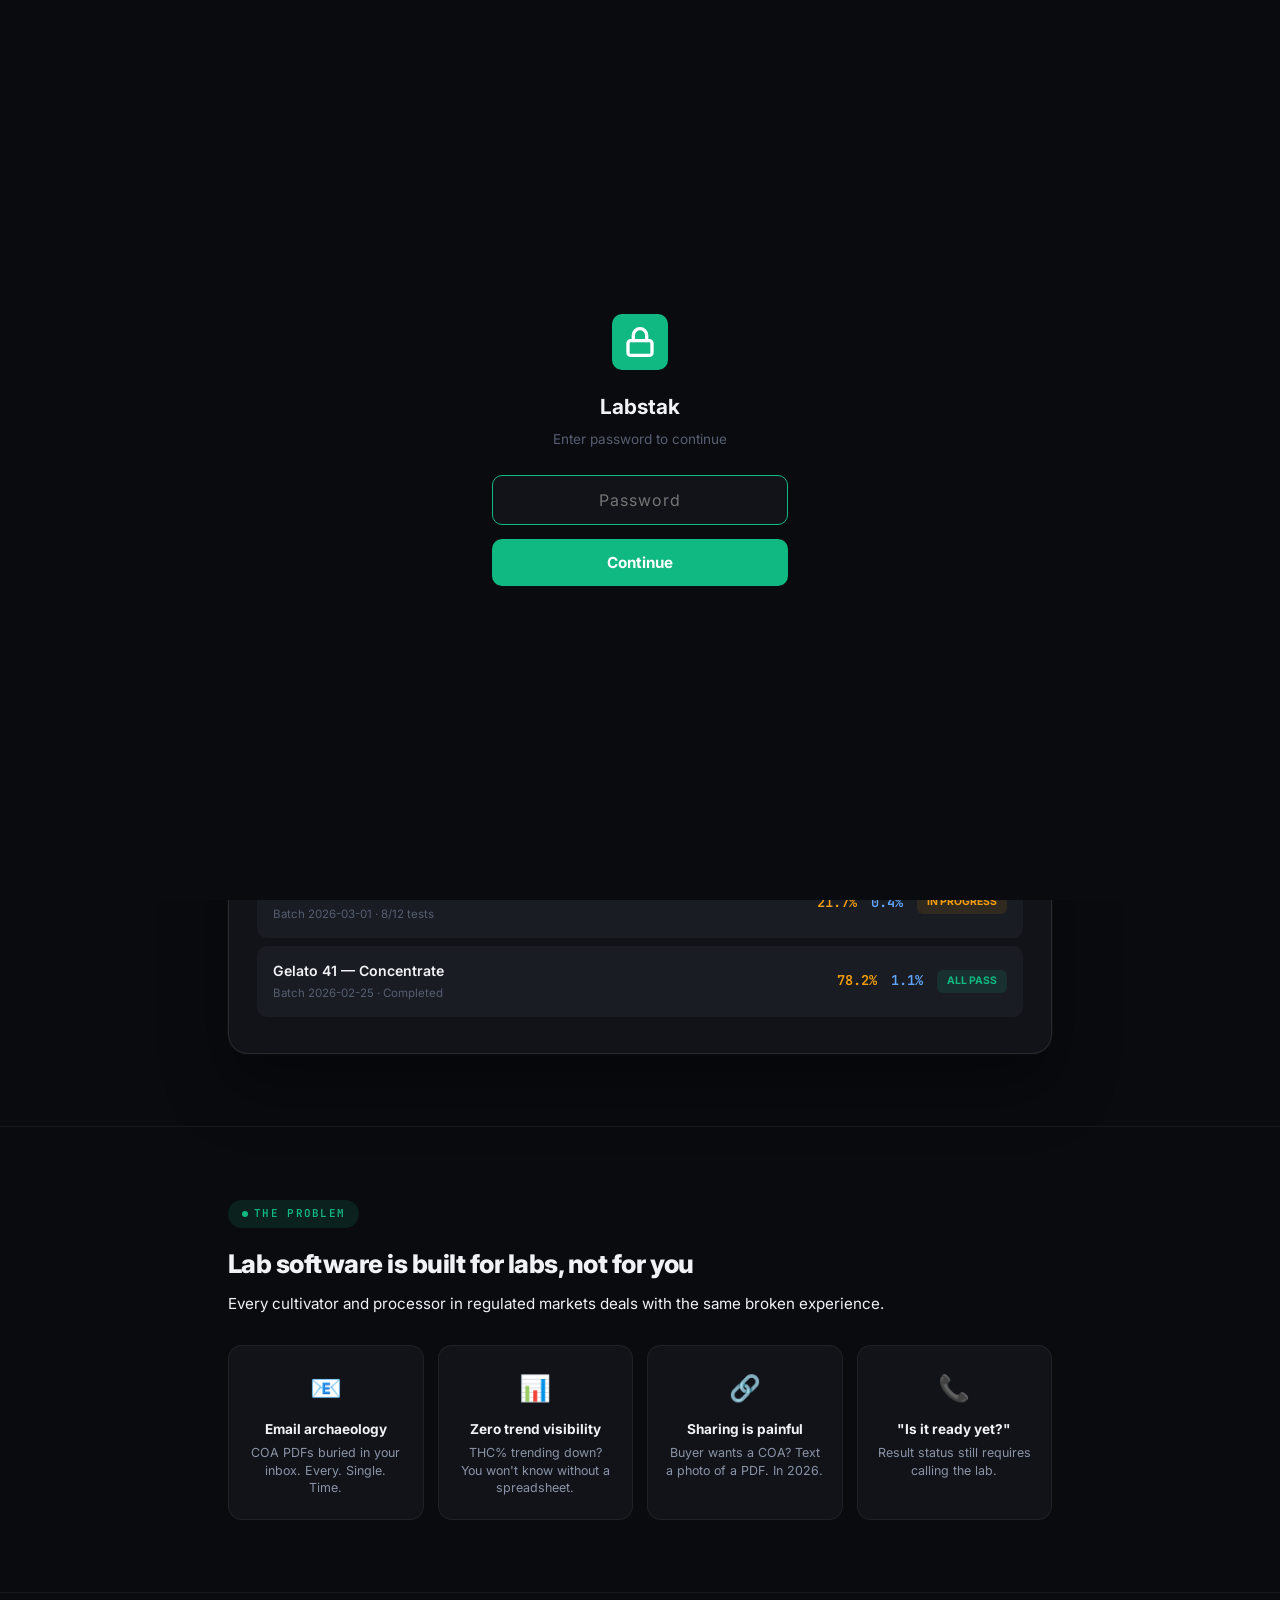
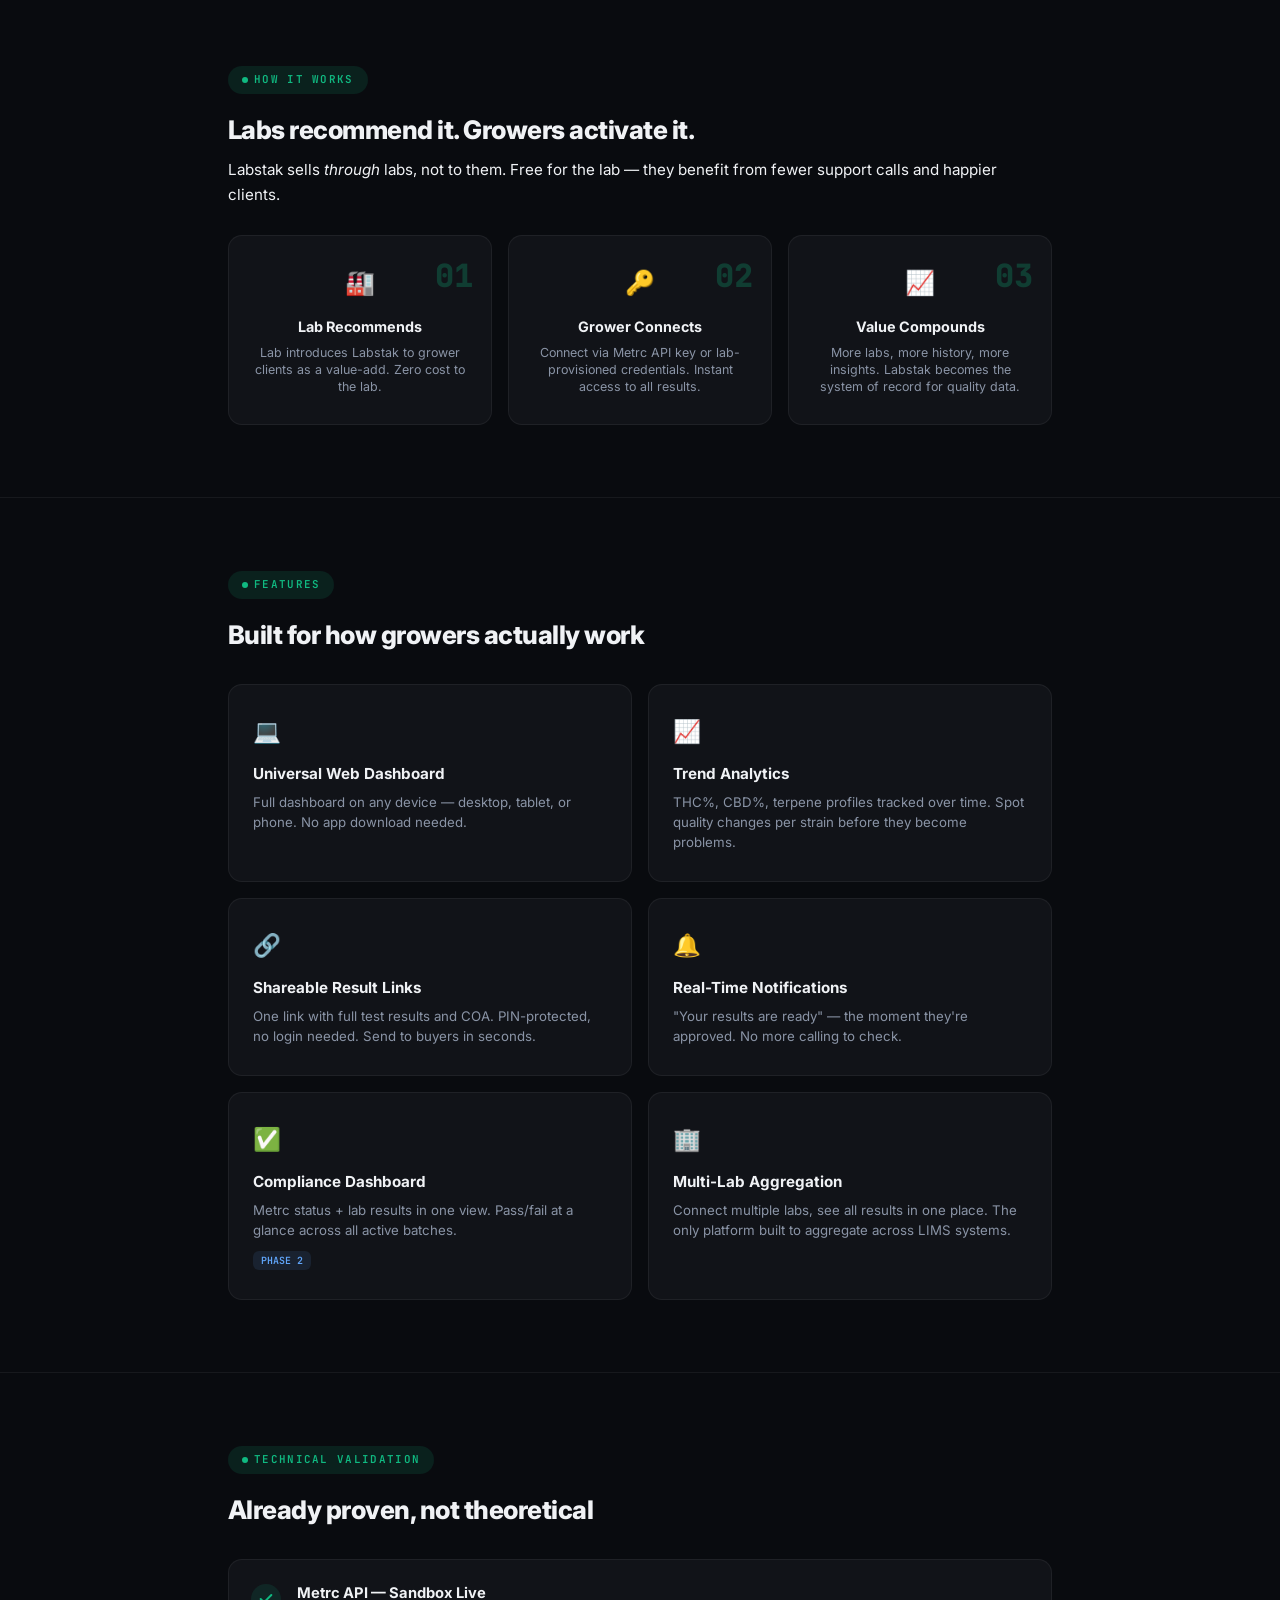
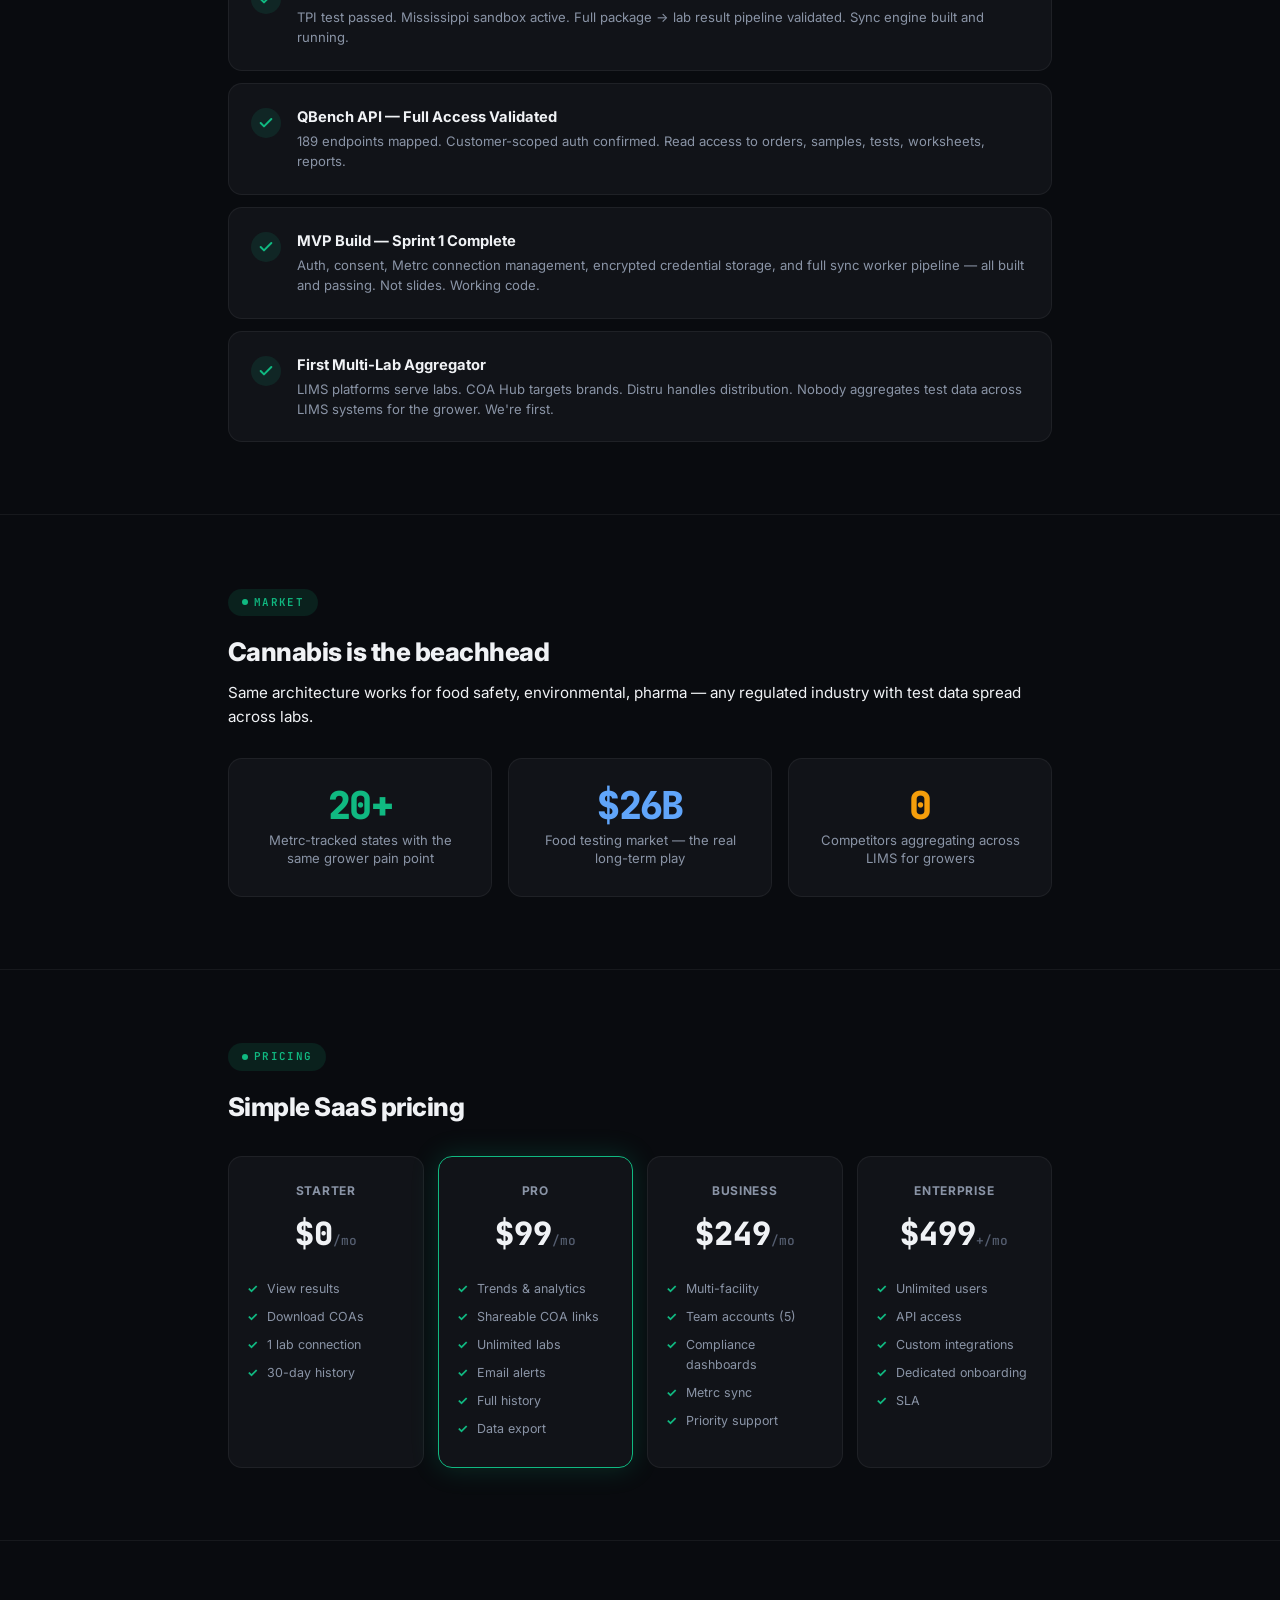
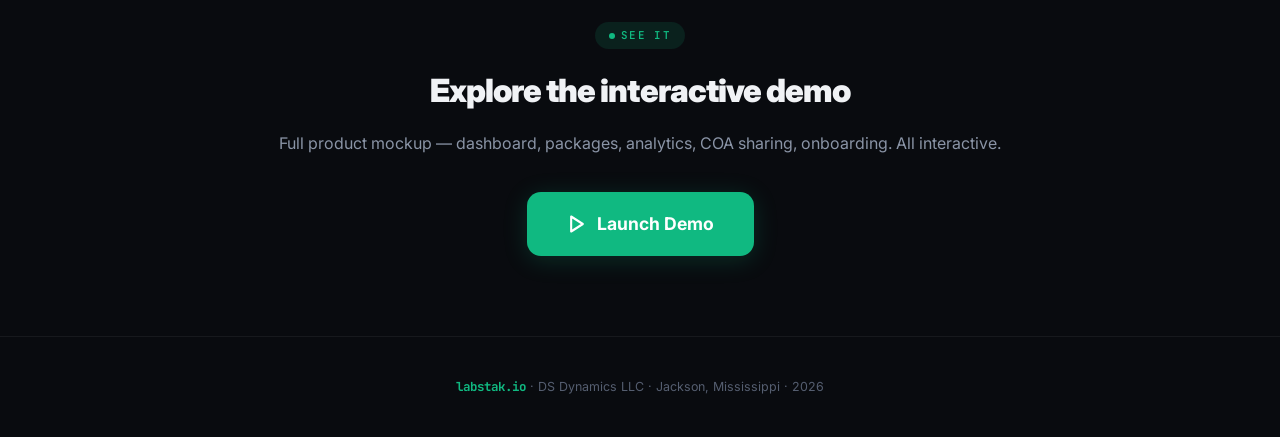
<file: index.html>
<!DOCTYPE html>
<html lang="en">
<head>
<meta charset="UTF-8">
<meta name="viewport" content="width=device-width, initial-scale=1.0">
<title>Labstak — One Dashboard for All Your Lab Data</title>
<meta name="robots" content="noindex, nofollow">
<meta name="description" content="Labstak gives cultivators and processors a single place to view test results, track compliance, share COAs, and spot quality trends.">
<link rel="preconnect" href="https://fonts.googleapis.com">
<link rel="preconnect" href="https://fonts.gstatic.com" crossorigin>
<link href="https://fonts.googleapis.com/css2?family=Inter:wght@400;500;600;700;800;900&family=JetBrains+Mono:wght@500;600;700&display=swap" rel="stylesheet">
<style>
:root {
  --bg-body: #090B0F;
  --bg-surface: #111318;
  --bg-elevated: #191C23;
  --bg-card: #141720;
  --text-primary: #F0F2F5;
  --text-secondary: #8A94A6;
  --text-tertiary: #555E70;
  --border-subtle: rgba(255,255,255,0.06);
  --border-default: rgba(255,255,255,0.09);
  --accent: #10B981;
  --accent-hover: #34D399;
  --accent-dim: rgba(16,185,129,0.12);
  --accent-glow: rgba(16,185,129,0.20);
  --blue: #60A5FA;
  --blue-dim: rgba(96,165,250,0.10);
  --amber: #F59E0B;
  --amber-dim: rgba(245,158,11,0.10);
  --red: #F87171;
  --red-dim: rgba(248,113,113,0.10);
  --font: 'Inter', -apple-system, BlinkMacSystemFont, sans-serif;
  --mono: 'JetBrains Mono', 'Fira Code', monospace;
  --r-sm: 6px; --r-md: 10px; --r-lg: 14px; --r-xl: 20px;
}
*, *::before, *::after { margin: 0; padding: 0; box-sizing: border-box; }
html { scroll-behavior: smooth; }
body {
  font-family: var(--font);
  background: var(--bg-body);
  color: var(--text-primary);
  line-height: 1.6;
  -webkit-font-smoothing: antialiased;
  overflow-x: hidden;
}
.container { max-width: 880px; margin: 0 auto; padding: 0 28px; }
section { padding: 72px 0; }
section + section { border-top: 1px solid var(--border-subtle); }
a { color: inherit; text-decoration: none; }

/* Tag */
.tag {
  display: inline-flex;
  align-items: center;
  gap: 6px;
  font-family: var(--mono);
  font-size: 0.68rem;
  font-weight: 600;
  letter-spacing: 0.12em;
  text-transform: uppercase;
  color: var(--accent);
  background: var(--accent-dim);
  padding: 5px 14px;
  border-radius: 100px;
  margin-bottom: 16px;
}
.tag::before { content: ''; width: 6px; height: 6px; background: var(--accent); border-radius: 50%; }

/* ═══ PASSWORD GATE ═══ */
#gate {
  position: fixed; inset: 0; z-index: 9999;
  background: var(--bg-body);
  display: flex; align-items: center; justify-content: center;
}
#gate .gate-inner { text-align: center; max-width: 360px; padding: 32px; }
#gate .gate-logo {
  width: 56px; height: 56px; background: var(--accent); border-radius: var(--r-md);
  display: inline-flex; align-items: center; justify-content: center; margin-bottom: 20px;
}
#gate .gate-logo svg { width: 32px; height: 32px; }
#gate h2 { font-size: 1.3rem; margin-bottom: 6px; }
#gate .gate-sub { font-size: 0.85rem; color: var(--text-tertiary); margin-bottom: 24px; }
#gate input {
  width: 100%; padding: 14px 18px; border-radius: var(--r-md);
  border: 1px solid var(--border-default); background: var(--bg-surface);
  color: var(--text-primary); font-family: var(--font); font-size: 1rem;
  outline: none; text-align: center; letter-spacing: 0.06em; margin-bottom: 14px;
  transition: border-color 0.2s;
}
#gate input:focus { border-color: var(--accent); }
#gate button {
  width: 100%; padding: 14px; border-radius: var(--r-md); border: none;
  background: var(--accent); color: #fff; font-family: var(--font);
  font-size: 0.95rem; font-weight: 700; cursor: pointer; transition: background 0.2s;
}
#gate button:hover { background: var(--accent-hover); }
#gate-error { font-size: 0.8rem; color: var(--red); margin-top: 12px; display: none; }

/* ═══ HERO ═══ */
.hero {
  padding: 100px 0 80px;
  text-align: center;
  position: relative;
}
.hero::before {
  content: '';
  position: absolute;
  top: -120px; left: 50%; transform: translateX(-50%);
  width: 700px; height: 500px;
  background: radial-gradient(ellipse, rgba(16,185,129,0.08) 0%, transparent 70%);
  pointer-events: none;
}
.hero-brand {
  display: inline-flex; align-items: center; gap: 12px; margin-bottom: 36px;
}
.hero-mark {
  width: 44px; height: 44px; background: var(--accent);
  border-radius: var(--r-md); display: flex; align-items: center; justify-content: center;
}
.hero-mark svg { width: 26px; height: 26px; }
.hero-wordmark { font-size: 1.6rem; font-weight: 900; letter-spacing: -0.04em; }
.hero h1 {
  font-size: 3.2rem; font-weight: 900; line-height: 1.08;
  letter-spacing: -0.035em; margin-bottom: 20px;
}
.hero .grad {
  background: linear-gradient(135deg, var(--accent) 0%, #3B82F6 100%);
  -webkit-background-clip: text; -webkit-text-fill-color: transparent;
  background-clip: text;
}
.hero .subtitle {
  font-size: 1.15rem; color: var(--text-secondary);
  max-width: 580px; margin: 0 auto 40px; line-height: 1.7;
}

/* CTA buttons */
.cta-row { display: flex; gap: 14px; justify-content: center; flex-wrap: wrap; }
.btn-primary {
  display: inline-flex; align-items: center; gap: 10px;
  background: var(--accent); color: #fff;
  font-size: 1rem; font-weight: 700; padding: 16px 32px;
  border-radius: var(--r-lg); transition: all 0.2s;
  box-shadow: 0 4px 24px var(--accent-glow);
}
.btn-primary:hover {
  background: var(--accent-hover); transform: translateY(-2px);
  box-shadow: 0 8px 36px rgba(16,185,129,0.28);
}
.btn-primary svg { width: 20px; height: 20px; }
.btn-secondary {
  display: inline-flex; align-items: center; gap: 8px;
  background: var(--bg-elevated); color: var(--text-primary);
  font-size: 1rem; font-weight: 600; padding: 16px 28px;
  border-radius: var(--r-lg); border: 1px solid var(--border-default);
  transition: all 0.2s;
}
.btn-secondary:hover {
  background: var(--bg-card); border-color: rgba(255,255,255,0.14);
  transform: translateY(-1px);
}

/* ═══ DASHBOARD PREVIEW ═══ */
.preview-section { padding-top: 0; border-top: none; }
.preview-frame {
  background: var(--bg-surface);
  border: 1px solid var(--border-default);
  border-radius: var(--r-xl);
  overflow: hidden;
  box-shadow: 0 32px 64px rgba(0,0,0,0.4), 0 0 0 1px rgba(255,255,255,0.03);
}
.preview-bar {
  display: flex; align-items: center; gap: 8px;
  padding: 12px 18px; background: var(--bg-elevated);
  border-bottom: 1px solid var(--border-subtle);
}
.preview-dot { width: 10px; height: 10px; border-radius: 50%; }
.preview-dot.r { background: #FF5F57; }
.preview-dot.y { background: #FEBC2E; }
.preview-dot.g { background: #28C840; }
.preview-bar .url {
  flex: 1; text-align: center;
  font-family: var(--mono); font-size: 0.72rem; color: var(--text-tertiary);
}
.preview-body { padding: 28px; }
.preview-header {
  display: flex; justify-content: space-between; align-items: center;
  margin-bottom: 24px;
}
.preview-header h3 { font-size: 1rem; font-weight: 700; }
.preview-badge {
  font-family: var(--mono); font-size: 0.65rem; font-weight: 700;
  color: var(--accent); background: var(--accent-dim);
  padding: 4px 12px; border-radius: var(--r-sm); letter-spacing: 0.06em;
}
.kpi-row { display: grid; grid-template-columns: repeat(3, 1fr); gap: 14px; margin-bottom: 24px; }
.kpi {
  background: var(--bg-elevated); border-radius: var(--r-md);
  padding: 18px; text-align: center;
}
.kpi .val {
  font-family: var(--mono); font-size: 1.8rem; font-weight: 800;
  letter-spacing: -0.03em; line-height: 1;
}
.kpi .val.green { color: var(--accent); }
.kpi .val.amber { color: var(--amber); }
.kpi .val.blue { color: var(--blue); }
.kpi .lbl { font-size: 0.72rem; color: var(--text-tertiary); margin-top: 6px; }

.result-row {
  display: flex; align-items: center; justify-content: space-between;
  padding: 14px 16px; background: var(--bg-elevated);
  border-radius: var(--r-md); margin-bottom: 8px;
}
.result-name { font-weight: 600; font-size: 0.88rem; }
.result-meta { font-size: 0.72rem; color: var(--text-tertiary); margin-top: 2px; }
.result-vals { display: flex; align-items: center; gap: 14px; }
.thc-val { font-family: var(--mono); font-size: 0.85rem; font-weight: 600; color: var(--amber); }
.cbd-val { font-family: var(--mono); font-size: 0.85rem; font-weight: 600; color: var(--blue); }
.badge-pass {
  font-size: 0.65rem; font-weight: 700; color: var(--accent);
  background: var(--accent-dim); padding: 3px 10px; border-radius: var(--r-sm);
}
.badge-wip {
  font-size: 0.65rem; font-weight: 700; color: var(--amber);
  background: var(--amber-dim); padding: 3px 10px; border-radius: var(--r-sm);
}

/* ═══ PROBLEM CARDS ═══ */
.pain-grid { display: grid; grid-template-columns: repeat(4, 1fr); gap: 14px; margin-top: 28px; }
.pain-card {
  background: var(--bg-surface); border: 1px solid var(--border-subtle);
  border-radius: var(--r-lg); padding: 22px 18px; text-align: center;
}
.pain-card .icon { font-size: 1.6rem; margin-bottom: 10px; }
.pain-card h3 { font-size: 0.85rem; font-weight: 700; margin-bottom: 4px; }
.pain-card p { font-size: 0.78rem; line-height: 1.4; color: var(--text-secondary); }

/* ═══ FEATURES ═══ */
.feat-grid { display: grid; grid-template-columns: 1fr 1fr; gap: 16px; margin-top: 28px; }
.feat-card {
  background: var(--bg-surface); border: 1px solid var(--border-subtle);
  border-radius: var(--r-lg); padding: 28px 24px;
  transition: border-color 0.2s, transform 0.2s;
}
.feat-card:hover { border-color: rgba(255,255,255,0.12); transform: translateY(-2px); }
.feat-card .icon { font-size: 1.4rem; margin-bottom: 14px; display: block; }
.feat-card h3 { font-size: 0.95rem; font-weight: 700; margin-bottom: 6px; }
.feat-card p { font-size: 0.83rem; line-height: 1.5; color: var(--text-secondary); }
.feat-card .phase {
  display: inline-block; font-family: var(--mono); font-size: 0.62rem; font-weight: 600;
  color: var(--blue); background: var(--blue-dim);
  padding: 2px 8px; border-radius: var(--r-sm); margin-top: 10px;
}

/* ═══ GTM ═══ */
.gtm-flow { display: grid; grid-template-columns: repeat(3, 1fr); gap: 16px; margin-top: 28px; }
.gtm-step {
  background: var(--bg-surface); border: 1px solid var(--border-subtle);
  border-radius: var(--r-lg); padding: 28px 22px; text-align: center; position: relative;
}
.gtm-step .num {
  font-family: var(--mono); font-size: 2rem; font-weight: 800;
  color: var(--accent); opacity: 0.25; position: absolute; top: 14px; right: 18px;
}
.gtm-step .icon { font-size: 1.5rem; margin-bottom: 12px; }
.gtm-step h3 { font-size: 0.9rem; font-weight: 700; margin-bottom: 6px; }
.gtm-step p { font-size: 0.78rem; line-height: 1.4; color: var(--text-secondary); }

/* ═══ VALIDATION ═══ */
.val-list { display: flex; flex-direction: column; gap: 12px; margin-top: 28px; }
.val-item {
  display: flex; align-items: flex-start; gap: 16px;
  background: var(--bg-surface); border: 1px solid var(--border-subtle);
  border-radius: var(--r-lg); padding: 22px;
}
.val-check {
  width: 30px; height: 30px; border-radius: 50%; flex-shrink: 0;
  background: var(--accent-dim); display: flex; align-items: center; justify-content: center;
  margin-top: 2px;
}
.val-check svg { width: 16px; height: 16px; color: var(--accent); }
.val-item h3 { font-size: 0.92rem; font-weight: 700; margin-bottom: 3px; }
.val-item p { font-size: 0.82rem; line-height: 1.5; color: var(--text-secondary); }

/* ═══ MARKET ═══ */
.market-row { display: grid; grid-template-columns: 1fr 1fr 1fr; gap: 16px; margin-top: 28px; }
.market-stat {
  background: var(--bg-surface); border: 1px solid var(--border-subtle);
  border-radius: var(--r-lg); padding: 28px; text-align: center;
}
.market-stat .big {
  font-family: var(--mono); font-size: 2.4rem; font-weight: 900;
  letter-spacing: -0.04em; line-height: 1; margin-bottom: 6px;
}
.market-stat .big.green { color: var(--accent); }
.market-stat .big.blue { color: var(--blue); }
.market-stat .big.amber { color: var(--amber); }
.market-stat .lbl { font-size: 0.82rem; color: var(--text-secondary); line-height: 1.4; }

/* ═══ PRICING ═══ */
.price-grid { display: grid; grid-template-columns: repeat(4, 1fr); gap: 14px; margin-top: 28px; }
.price-card {
  background: var(--bg-surface); border: 1px solid var(--border-subtle);
  border-radius: var(--r-lg); padding: 24px 18px; text-align: center;
}
.price-card.featured { border-color: var(--accent); box-shadow: 0 0 28px var(--accent-glow); }
.price-card .tier {
  font-size: 0.75rem; font-weight: 700; text-transform: uppercase;
  letter-spacing: 0.06em; color: var(--text-secondary); margin-bottom: 8px;
}
.price-card .amt {
  font-family: var(--mono); font-size: 2rem; font-weight: 900;
}
.price-card .amt span { font-size: 0.8rem; font-weight: 500; color: var(--text-tertiary); }
.price-card ul { list-style: none; margin-top: 16px; text-align: left; }
.price-card li {
  font-size: 0.78rem; color: var(--text-secondary); padding: 4px 0 4px 20px; position: relative;
}
.price-card li::before {
  content: '✓'; position: absolute; left: 0; color: var(--accent); font-weight: 700;
}

/* ═══ CTA FOOTER ═══ */
.cta-footer { padding: 80px 0; text-align: center; }
.cta-footer h2 { font-size: 2rem; font-weight: 900; letter-spacing: -0.03em; margin-bottom: 14px; }
.cta-footer p { color: var(--text-secondary); font-size: 1rem; margin-bottom: 36px; }

/* Footer */
.footer { padding: 40px 0; text-align: center; border-top: 1px solid var(--border-subtle); }
.footer p { font-size: 0.78rem; color: var(--text-tertiary); }
.footer .dom { font-family: var(--mono); font-weight: 700; color: var(--accent); }

/* ═══ MOBILE ═══ */
@media (max-width: 700px) {
  .hero h1 { font-size: 2rem; }
  .hero { padding: 60px 0 48px; }
  section { padding: 52px 0; }
  .pain-grid { grid-template-columns: 1fr 1fr; }
  .feat-grid, .gtm-flow, .market-row { grid-template-columns: 1fr; }
  .price-grid { grid-template-columns: 1fr 1fr; }
  .kpi-row { grid-template-columns: 1fr; gap: 8px; }
  .kpi { display: flex; align-items: center; justify-content: space-between; text-align: left; padding: 14px 18px; }
  .kpi .lbl { margin-top: 0; }
  .result-vals { gap: 8px; }
  .cta-row { flex-direction: column; align-items: center; }
  .btn-primary, .btn-secondary { width: 100%; justify-content: center; }
}
@media (max-width: 420px) {
  .pain-grid { grid-template-columns: 1fr; }
  .price-grid { grid-template-columns: 1fr; }
}
</style>
</head>
<body>

<!-- ═══ PASSWORD GATE ═══ -->
<div id="gate">
  <div class="gate-inner">
    <div class="gate-logo">
      <svg viewBox="0 0 24 24" fill="none" stroke="white" stroke-width="2.5" stroke-linecap="round" stroke-linejoin="round">
        <rect x="3" y="11" width="18" height="11" rx="2" ry="2"/><path d="M7 11V7a5 5 0 0 1 10 0v4"/>
      </svg>
    </div>
    <h2>Labstak</h2>
    <p class="gate-sub">Enter password to continue</p>
    <input id="gate-input" type="password" placeholder="Password" autocomplete="off">
    <button id="gate-btn">Continue</button>
    <p id="gate-error">Incorrect password</p>
  </div>
</div>
<script>
(function(){
  var pw='labstak2026';
  if(sessionStorage.getItem('ls_auth')==='1'){document.getElementById('gate').style.display='none';}
  function tryAuth(){
    if(document.getElementById('gate-input').value===pw){
      sessionStorage.setItem('ls_auth','1');
      document.getElementById('gate').style.display='none';
    } else {
      document.getElementById('gate-error').style.display='block';
      document.getElementById('gate-input').value='';
      document.getElementById('gate-input').focus();
    }
  }
  document.getElementById('gate-btn').onclick=tryAuth;
  document.getElementById('gate-input').onkeydown=function(e){if(e.key==='Enter')tryAuth();};
  document.getElementById('gate-input').focus();
})();
</script>

<!-- ═══ HERO ═══ -->
<section class="hero">
  <div class="container">
    <div class="hero-brand">
      <div class="hero-mark">
        <svg viewBox="0 0 24 24" fill="none" stroke="white" stroke-width="2.5" stroke-linecap="round" stroke-linejoin="round">
          <path d="M12 3v18M3 12h18M7 7l10 10M17 7L7 17"/>
        </svg>
      </div>
      <span class="hero-wordmark">Labstak</span>
    </div>
    <h1>One Dashboard for<br><span class="grad">All Your Lab Data</span></h1>
    <p class="subtitle">Test results, compliance status, quality trends, and COA sharing — in one place. Across every lab you work with.</p>
    <div class="cta-row">
      <a href="app.html" class="btn-primary">
        <svg viewBox="0 0 24 24" fill="none" stroke="currentColor" stroke-width="2.5" stroke-linecap="round" stroke-linejoin="round"><polygon points="5 3 19 12 5 21 5 3"/></svg>
        Launch Interactive Demo
      </a>
      <a href="#how-it-works" class="btn-secondary">How It Works ↓</a>
    </div>
  </div>
</section>

<!-- ═══ DASHBOARD PREVIEW ═══ -->
<section class="preview-section">
  <div class="container">
    <div class="preview-frame">
      <div class="preview-bar">
        <span class="preview-dot r"></span>
        <span class="preview-dot y"></span>
        <span class="preview-dot g"></span>
        <span class="url">app.labstak.io/dashboard</span>
      </div>
      <div class="preview-body">
        <div class="preview-header">
          <h3>Dashboard</h3>
          <span class="preview-badge">LIVE PREVIEW</span>
        </div>
        <div class="kpi-row">
          <div class="kpi">
            <div class="val green">3</div>
            <div class="lbl">Active Orders</div>
          </div>
          <div class="kpi">
            <div class="val amber">24.3%</div>
            <div class="lbl">Avg THC (30d)</div>
          </div>
          <div class="kpi">
            <div class="val green">100%</div>
            <div class="lbl">Pass Rate</div>
          </div>
        </div>
        <div class="result-row">
          <div>
            <div class="result-name">Purple Haze — Live Rosin</div>
            <div class="result-meta">Batch 2026-02-28 · Completed</div>
          </div>
          <div class="result-vals">
            <span class="thc-val">59.3%</span>
            <span class="cbd-val">23.8%</span>
            <span class="badge-pass">ALL PASS</span>
          </div>
        </div>
        <div class="result-row">
          <div>
            <div class="result-name">Blue Ape — Flower</div>
            <div class="result-meta">Batch 2026-03-01 · 8/12 tests</div>
          </div>
          <div class="result-vals">
            <span class="thc-val">21.7%</span>
            <span class="cbd-val">0.4%</span>
            <span class="badge-wip">IN PROGRESS</span>
          </div>
        </div>
        <div class="result-row">
          <div>
            <div class="result-name">Gelato 41 — Concentrate</div>
            <div class="result-meta">Batch 2026-02-25 · Completed</div>
          </div>
          <div class="result-vals">
            <span class="thc-val">78.2%</span>
            <span class="cbd-val">1.1%</span>
            <span class="badge-pass">ALL PASS</span>
          </div>
        </div>
      </div>
    </div>
  </div>
</section>

<!-- ═══ THE PROBLEM ═══ -->
<section>
  <div class="container">
    <div class="tag">The Problem</div>
    <h2 style="font-size: 1.6rem; font-weight: 800; letter-spacing: -0.02em;">Lab software is built for labs, not for you</h2>
    <p style="font-size: 0.95rem; margin-top: 8px;">Every cultivator and processor in regulated markets deals with the same broken experience.</p>
    <div class="pain-grid">
      <div class="pain-card">
        <div class="icon">📧</div>
        <h3>Email archaeology</h3>
        <p>COA PDFs buried in your inbox. Every. Single. Time.</p>
      </div>
      <div class="pain-card">
        <div class="icon">📊</div>
        <h3>Zero trend visibility</h3>
        <p>THC% trending down? You won't know without a spreadsheet.</p>
      </div>
      <div class="pain-card">
        <div class="icon">🔗</div>
        <h3>Sharing is painful</h3>
        <p>Buyer wants a COA? Text a photo of a PDF. In 2026.</p>
      </div>
      <div class="pain-card">
        <div class="icon">📞</div>
        <h3>"Is it ready yet?"</h3>
        <p>Result status still requires calling the lab.</p>
      </div>
    </div>
  </div>
</section>

<!-- ═══ HOW IT WORKS ═══ -->
<section id="how-it-works">
  <div class="container">
    <div class="tag">How It Works</div>
    <h2 style="font-size: 1.6rem; font-weight: 800; letter-spacing: -0.02em;">Labs recommend it. Growers activate it.</h2>
    <p style="font-size: 0.95rem; margin-top: 8px;">Labstak sells <em>through</em> labs, not to them. Free for the lab — they benefit from fewer support calls and happier clients.</p>
    <div class="gtm-flow">
      <div class="gtm-step">
        <span class="num">01</span>
        <div class="icon">🏭</div>
        <h3>Lab Recommends</h3>
        <p>Lab introduces Labstak to grower clients as a value-add. Zero cost to the lab.</p>
      </div>
      <div class="gtm-step">
        <span class="num">02</span>
        <div class="icon">🔑</div>
        <h3>Grower Connects</h3>
        <p>Connect via Metrc API key or lab-provisioned credentials. Instant access to all results.</p>
      </div>
      <div class="gtm-step">
        <span class="num">03</span>
        <div class="icon">📈</div>
        <h3>Value Compounds</h3>
        <p>More labs, more history, more insights. Labstak becomes the system of record for quality data.</p>
      </div>
    </div>
  </div>
</section>

<!-- ═══ FEATURES ═══ -->
<section>
  <div class="container">
    <div class="tag">Features</div>
    <h2 style="font-size: 1.6rem; font-weight: 800; letter-spacing: -0.02em;">Built for how growers actually work</h2>
    <div class="feat-grid">
      <div class="feat-card">
        <span class="icon">💻</span>
        <h3>Universal Web Dashboard</h3>
        <p>Full dashboard on any device — desktop, tablet, or phone. No app download needed.</p>
      </div>
      <div class="feat-card">
        <span class="icon">📈</span>
        <h3>Trend Analytics</h3>
        <p>THC%, CBD%, terpene profiles tracked over time. Spot quality changes per strain before they become problems.</p>
      </div>
      <div class="feat-card">
        <span class="icon">🔗</span>
        <h3>Shareable Result Links</h3>
        <p>One link with full test results and COA. PIN-protected, no login needed. Send to buyers in seconds.</p>
      </div>
      <div class="feat-card">
        <span class="icon">🔔</span>
        <h3>Real-Time Notifications</h3>
        <p>"Your results are ready" — the moment they're approved. No more calling to check.</p>
      </div>
      <div class="feat-card">
        <span class="icon">✅</span>
        <h3>Compliance Dashboard</h3>
        <p>Metrc status + lab results in one view. Pass/fail at a glance across all active batches.</p>
        <span class="phase">PHASE 2</span>
      </div>
      <div class="feat-card">
        <span class="icon">🏢</span>
        <h3>Multi-Lab Aggregation</h3>
        <p>Connect multiple labs, see all results in one place. The only platform built to aggregate across LIMS systems.</p>
      </div>
    </div>
  </div>
</section>

<!-- ═══ VALIDATION ═══ -->
<section>
  <div class="container">
    <div class="tag">Technical Validation</div>
    <h2 style="font-size: 1.6rem; font-weight: 800; letter-spacing: -0.02em;">Already proven, not theoretical</h2>
    <div class="val-list">
      <div class="val-item">
        <div class="val-check">
          <svg viewBox="0 0 24 24" fill="none" stroke="currentColor" stroke-width="3" stroke-linecap="round" stroke-linejoin="round"><polyline points="20 6 9 17 4 12"/></svg>
        </div>
        <div>
          <h3>Metrc API — Sandbox Live</h3>
          <p>TPI test passed. Mississippi sandbox active. Full package → lab result pipeline validated. Sync engine built and running.</p>
        </div>
      </div>
      <div class="val-item">
        <div class="val-check">
          <svg viewBox="0 0 24 24" fill="none" stroke="currentColor" stroke-width="3" stroke-linecap="round" stroke-linejoin="round"><polyline points="20 6 9 17 4 12"/></svg>
        </div>
        <div>
          <h3>QBench API — Full Access Validated</h3>
          <p>189 endpoints mapped. Customer-scoped auth confirmed. Read access to orders, samples, tests, worksheets, reports.</p>
        </div>
      </div>
      <div class="val-item">
        <div class="val-check">
          <svg viewBox="0 0 24 24" fill="none" stroke="currentColor" stroke-width="3" stroke-linecap="round" stroke-linejoin="round"><polyline points="20 6 9 17 4 12"/></svg>
        </div>
        <div>
          <h3>MVP Build — Sprint 1 Complete</h3>
          <p>Auth, consent, Metrc connection management, encrypted credential storage, and full sync worker pipeline — all built and passing. Not slides. Working code.</p>
        </div>
      </div>
      <div class="val-item">
        <div class="val-check">
          <svg viewBox="0 0 24 24" fill="none" stroke="currentColor" stroke-width="3" stroke-linecap="round" stroke-linejoin="round"><polyline points="20 6 9 17 4 12"/></svg>
        </div>
        <div>
          <h3>First Multi-Lab Aggregator</h3>
          <p>LIMS platforms serve labs. COA Hub targets brands. Distru handles distribution. Nobody aggregates test data across LIMS systems for the grower. We're first.</p>
        </div>
      </div>
    </div>
  </div>
</section>

<!-- ═══ MARKET ═══ -->
<section>
  <div class="container">
    <div class="tag">Market</div>
    <h2 style="font-size: 1.6rem; font-weight: 800; letter-spacing: -0.02em;">Cannabis is the beachhead</h2>
    <p style="font-size: 0.95rem; margin-top: 8px;">Same architecture works for food safety, environmental, pharma — any regulated industry with test data spread across labs.</p>
    <div class="market-row">
      <div class="market-stat">
        <div class="big green">20+</div>
        <div class="lbl">Metrc-tracked states with the same grower pain point</div>
      </div>
      <div class="market-stat">
        <div class="big blue">$26B</div>
        <div class="lbl">Food testing market — the real long-term play</div>
      </div>
      <div class="market-stat">
        <div class="big amber">0</div>
        <div class="lbl">Competitors aggregating across LIMS for growers</div>
      </div>
    </div>
  </div>
</section>

<!-- ═══ PRICING ═══ -->
<section>
  <div class="container">
    <div class="tag">Pricing</div>
    <h2 style="font-size: 1.6rem; font-weight: 800; letter-spacing: -0.02em;">Simple SaaS pricing</h2>
    <div class="price-grid">
      <div class="price-card">
        <div class="tier">Starter</div>
        <div class="amt">$0<span>/mo</span></div>
        <ul>
          <li>View results</li>
          <li>Download COAs</li>
          <li>1 lab connection</li>
          <li>30-day history</li>
        </ul>
      </div>
      <div class="price-card featured">
        <div class="tier">Pro</div>
        <div class="amt">$99<span>/mo</span></div>
        <ul>
          <li>Trends & analytics</li>
          <li>Shareable COA links</li>
          <li>Unlimited labs</li>
          <li>Email alerts</li>
          <li>Full history</li>
          <li>Data export</li>
        </ul>
      </div>
      <div class="price-card">
        <div class="tier">Business</div>
        <div class="amt">$249<span>/mo</span></div>
        <ul>
          <li>Multi-facility</li>
          <li>Team accounts (5)</li>
          <li>Compliance dashboards</li>
          <li>Metrc sync</li>
          <li>Priority support</li>
        </ul>
      </div>
      <div class="price-card">
        <div class="tier">Enterprise</div>
        <div class="amt">$499<span>+/mo</span></div>
        <ul>
          <li>Unlimited users</li>
          <li>API access</li>
          <li>Custom integrations</li>
          <li>Dedicated onboarding</li>
          <li>SLA</li>
        </ul>
      </div>
    </div>
  </div>
</section>

<!-- ═══ CTA ═══ -->
<section class="cta-footer">
  <div class="container">
    <div class="tag">See It</div>
    <h2>Explore the interactive demo</h2>
    <p>Full product mockup — dashboard, packages, analytics, COA sharing, onboarding. All interactive.</p>
    <a href="app.html" class="btn-primary" style="font-size: 1.1rem; padding: 18px 40px;">
      <svg viewBox="0 0 24 24" fill="none" stroke="currentColor" stroke-width="2.5" stroke-linecap="round" stroke-linejoin="round"><polygon points="5 3 19 12 5 21 5 3"/></svg>
      Launch Demo
    </a>
  </div>
</section>

<!-- ═══ FOOTER ═══ -->
<div class="footer">
  <div class="container">
    <p><span class="dom">labstak.io</span> · DS Dynamics LLC · Jackson, Mississippi · 2026</p>
  </div>
</div>

</body>
</html>
</file>
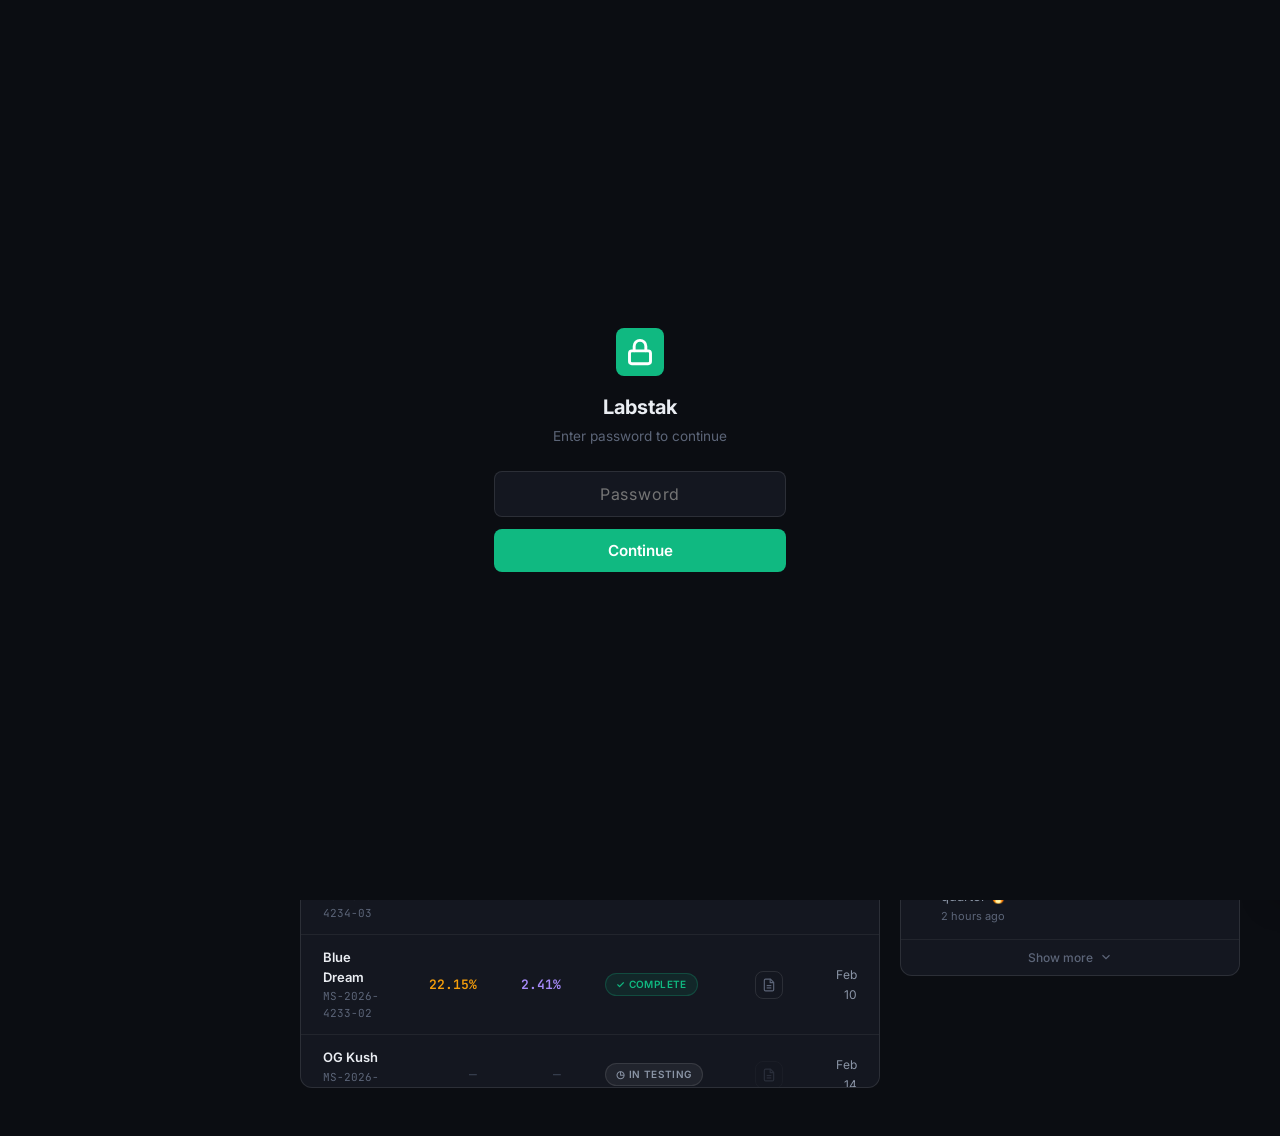
<file: app.html>
<!DOCTYPE html>
<html lang="en">
<head>
<meta charset="UTF-8">
<meta name="viewport" content="width=device-width, initial-scale=1.0">
<title>Labstak</title>
<link rel="preconnect" href="https://fonts.googleapis.com">
<link rel="preconnect" href="https://fonts.gstatic.com" crossorigin>
<link href="https://fonts.googleapis.com/css2?family=Inter:wght@400;500;600;700;800&family=JetBrains+Mono:wght@400;500;600;700&display=swap" rel="stylesheet">
<link rel="stylesheet" href="shared.css">
<style>
[data-theme="light"] .hero, [data-theme="light"] .card,
[data-theme="light"] .kpi, [data-theme="light"] .kpi-strip,
[data-theme="light"] .packages-table-card {
  border: 1px solid rgba(0,0,0,0.15);
  box-shadow: 0 1px 4px rgba(0,0,0,0.07);
}
[data-theme="light"] .orders-table tr,
[data-theme="light"] .packages-table tr { border-bottom: 1px solid rgba(0,0,0,0.10); }
[data-theme="light"] .feed-item { border: 1px solid rgba(0,0,0,0.12); }
[data-theme="light"] .hero-divider { background: rgba(0,0,0,0.10); }
[data-theme="light"] .hero::before {
  background: linear-gradient(180deg, rgba(16,185,129,0.05) 0%, rgba(16,185,129,0.01) 40%, transparent 100%);
}
/* Page sections — SPA routing */
.page-section { display: none; }
.page-section.active { display: block; }

/* Page transition */
.page-section.active {
  animation: page-enter var(--dur-base) var(--ease-out);
}
@keyframes page-enter {
  from { opacity: 0; transform: translateY(6px); }
  to { opacity: 1; transform: translateY(0); }
}

/* Header context (page-specific controls) */
.header-context { display: none; }
.header-context.active { display: flex; gap: 8px; align-items: center; }

/* ══════════════════════════════════════════════════════════════
   DASHBOARD PAGE STYLES
   ══════════════════════════════════════════════════════════════ */
.hero {
  background: var(--bg-surface);
  border: 1px solid var(--border-default);
  border-radius: var(--r-xl);
  overflow: hidden; position: relative;
  margin-bottom: 24px;
}
.hero::before {
  content: ''; position: absolute; top: 0; left: 0; right: 0; height: 140px;
  background: linear-gradient(180deg, rgba(16,185,129,0.07) 0%, rgba(16,185,129,0.02) 40%, transparent 100%);
  pointer-events: none;
}
.hero-top {
  display: flex; align-items: center; flex-wrap: wrap; gap: 12px;
  padding: 18px 28px;
  border-bottom: 1px solid var(--border-subtle);
  position: relative;
}
.hero-title-group { display: flex; align-items: center; gap: 12px; }
.hero-strain { font-size: 20px; font-weight: 700; letter-spacing: -0.015em; }
.hero-meta {
  font-size: 12px; color: var(--text-tertiary);
  display: flex; align-items: center; gap: 8px;
  font-family: var(--font-mono);
}
.hero-meta-sep { opacity: 0.4; }
.hero-meta .meta-plain { font-family: var(--font-sans); }
.hero-actions { margin-left: auto; display: flex; gap: 8px; position: relative; }
.hero-body {
  display: grid;
  grid-template-columns: auto auto auto 1px 1fr;
  align-items: center;
  padding: 28px 0; position: relative;
}
.hero-metric { text-align: center; padding: 0 36px; }
.hero-metric-label { font-size: 10px; font-weight: 700; text-transform: uppercase; letter-spacing: 0.12em; margin-bottom: 6px; }
.hero-metric-value { font-size: 42px; font-weight: 700; letter-spacing: -0.02em; line-height: 1.05; }
.hero-metric-value .pct { font-size: 24px; font-weight: 600; opacity: 0.7; }
.hero-metric-sub { font-size: 12px; margin-top: 6px; display: flex; align-items: center; justify-content: center; gap: 4px; }
.hero-trend { font-weight: 600; display: inline-flex; align-items: center; gap: 3px; }
.hero-trend.up { color: var(--pass); }
.hero-trend-ctx { color: var(--text-tertiary); }
.hero-safety { text-align: center; padding: 0 36px; }
.hero-safety-label { font-size: 10px; font-weight: 700; text-transform: uppercase; letter-spacing: 0.12em; margin-bottom: 6px; }
.hero-safety-value { font-size: 28px; font-weight: 800; letter-spacing: 0.02em; }
.hero-safety-sub { font-size: 12px; margin-top: 6px; }
.hero-divider { width: 1px; background: var(--border-default); align-self: stretch; }
.hero-terps { padding: 4px 32px; }
.hero-terps-title { font-size: 10px; font-weight: 600; color: var(--text-tertiary); text-transform: uppercase; letter-spacing: 0.08em; margin-bottom: 12px; }
.terp-row { display: flex; align-items: center; gap: 10px; margin-bottom: 10px; }
.terp-row:last-child { margin-bottom: 0; }
.terp-name { width: 90px; font-size: 12px; font-weight: 500; color: var(--text-secondary); white-space: nowrap; }
.terp-bar-track { flex: 1; height: 18px; background: rgba(255,255,255,0.03); border-radius: 5px; overflow: hidden; }
.terp-bar-fill { height: 100%; border-radius: 5px; transform-origin: left; }
.terp-bar-fill.animated { animation: bar-grow 900ms var(--ease-out) forwards; }
@keyframes bar-grow { from { transform: scaleX(0); } to { transform: scaleX(1); } }
.terp-val { width: 48px; text-align: right; font-size: 12px; font-weight: 600; font-family: var(--font-mono); color: var(--text-primary); }

/* KPI Strip */
.kpi-strip { display: grid; grid-template-columns: repeat(4, 1fr); gap: 16px; margin-bottom: 24px; }
.kpi {
  background: var(--bg-surface); border: 1px solid var(--border-default); border-radius: var(--r-lg);
  padding: 20px 22px; transition: border-color var(--dur-fast) var(--ease); cursor: pointer;
}
.kpi:hover { border-color: var(--border-strong); }
.kpi-label { font-size: 11px; font-weight: 600; color: var(--text-tertiary); text-transform: uppercase; letter-spacing: 0.06em; margin-bottom: 8px; }
.kpi-value { font-size: 28px; font-weight: 700; letter-spacing: -0.02em; line-height: 1.15; }
.kpi-value .unit { font-size: 16px; font-weight: 600; opacity: 0.6; }
.kpi-foot { display: flex; align-items: center; gap: 5px; margin-top: 4px; font-size: 11px; }
.kpi-change { font-weight: 600; }
.kpi-change.up { color: var(--pass); }
.kpi-change.down { color: var(--fail); }
.kpi-period { color: var(--text-tertiary); }

/* Split layout */
.split { display: grid; grid-template-columns: 1fr 340px; gap: 20px; align-items: start; }
.card {
  background: var(--bg-surface); border: 1px solid var(--border-default);
  border-radius: var(--r-lg); overflow: hidden;
}
.split .card { display: flex; flex-direction: column; max-height: 440px; }
.table-scroll { flex: 1; overflow-y: auto; }
.table-scroll::-webkit-scrollbar { width: 6px; }
.table-scroll::-webkit-scrollbar-track { background: transparent; }
.table-scroll::-webkit-scrollbar-thumb { background: var(--bg-float); border-radius: 3px; }
.card-hdr { display: flex; justify-content: space-between; align-items: center; padding: 14px 22px; border-bottom: 1px solid var(--border-subtle); }
.card-title { font-size: 14px; font-weight: 600; }
.card-link { font-size: 12px; color: var(--accent); font-weight: 500; cursor: pointer; transition: color var(--dur-fast); }
.card-link:hover { color: var(--accent-hover); }

/* Orders table (dashboard) */
.orders-table { width: 100%; border-collapse: collapse; }
.orders-table th {
  text-align: left; padding: 10px 22px;
  font-size: 10px; font-weight: 600; color: var(--text-tertiary);
  text-transform: uppercase; letter-spacing: 0.07em;
  border-bottom: 1px solid var(--border-subtle);
  position: sticky; top: 0; background: var(--bg-surface); z-index: 1;
}
.orders-table th.r { text-align: right; }
.orders-table th.c { text-align: center; }
.orders-table td { padding: 13px 22px; font-size: 13px; border-bottom: 1px solid var(--border-subtle); vertical-align: middle; }
.orders-table td.r { text-align: right; }
.orders-table td.c { text-align: center; }
.orders-table tr:last-child td { border-bottom: none; }
.orders-table tbody tr { cursor: pointer; transition: background var(--dur-fast) var(--ease); }
.orders-table tbody tr:hover { background: rgba(255,255,255,0.025); }
.strain-cell { display: flex; flex-direction: column; gap: 1px; }
.strain-name { font-weight: 600; font-size: 13px; }
.strain-id { font-size: 11px; color: var(--text-tertiary); font-family: var(--font-mono); }
.coa-btn {
  display: inline-flex; align-items: center; justify-content: center;
  width: 28px; height: 28px; border-radius: var(--r-md);
  border: 1px solid var(--border-default); background: transparent;
  color: var(--text-tertiary); cursor: pointer;
  transition: all var(--dur-fast) var(--ease);
}
.coa-btn:hover { background: var(--accent-subtle); color: var(--accent); border-color: rgba(16,185,129,0.25); }
.coa-btn svg { width: 14px; height: 14px; }
.coa-btn.disabled { opacity: 0.3; cursor: default; pointer-events: none; }
.date-cell { color: var(--text-secondary); font-size: 12px; }

/* Activity Feed */
.feed { display: flex; flex-direction: column; flex: 1; overflow-y: auto; }
.feed::-webkit-scrollbar { width: 6px; }
.feed::-webkit-scrollbar-track { background: transparent; }
.feed::-webkit-scrollbar-thumb { background: var(--bg-float); border-radius: 3px; }
.feed-item {
  padding: 14px 22px; border-bottom: 1px solid var(--border-subtle);
  display: flex; gap: 10px; align-items: flex-start;
  cursor: pointer; transition: background var(--dur-fast) var(--ease);
}
.feed-item:hover { background: rgba(255,255,255,0.02); }
.feed-dot { width: 8px; height: 8px; min-width: 8px; border-radius: 50%; margin-top: 5px; }
.feed-body { flex: 1; }
.feed-text { font-size: 13px; line-height: 1.45; color: var(--text-secondary); }
.feed-text strong { color: var(--text-primary); font-weight: 600; }
.feed-text .hl-pass { color: var(--pass); font-weight: 600; }
.feed-text .hl-fail { color: var(--fail); font-weight: 600; }
.feed-text .hl-thc { color: var(--thc); font-weight: 600; font-family: var(--font-mono); }
.feed-text .hl-terps { color: var(--terps); font-weight: 600; font-family: var(--font-mono); }
.feed-time { font-size: 11px; color: var(--text-tertiary); margin-top: 3px; }
.feed-hidden { display: none; }
.feed-hidden.visible { display: flex; }
.feed-expand {
  flex-shrink: 0; border-top: 1px solid var(--border-subtle);
  padding: 10px 22px; display: flex; align-items: center; justify-content: center; gap: 6px;
  font-size: 12px; font-weight: 500; color: var(--text-tertiary);
  cursor: pointer; border: none; background: transparent; width: 100%;
  font-family: var(--font-sans); transition: color var(--dur-fast) var(--ease);
}
.feed-expand:hover { color: var(--text-secondary); }
.feed-expand svg { width: 14px; height: 14px; transition: transform var(--dur-base) var(--ease); }
.feed-expand.open svg { transform: rotate(180deg); }

/* ══════════════════════════════════════════════════════════════
   PACKAGES PAGE STYLES
   ══════════════════════════════════════════════════════════════ */
.filter-bar { display: flex; flex-direction: column; gap: 16px; margin-bottom: 20px; }
.filter-row { display: flex; align-items: center; gap: 12px; flex-wrap: wrap; }
.status-tabs { display: flex; gap: 8px; flex-wrap: wrap; }
.status-tab {
  padding: 8px 16px; border-radius: var(--r-full);
  border: 1px solid var(--border-default);
  background: var(--bg-elevated); color: var(--text-secondary);
  font-size: 13px; font-weight: 500; cursor: pointer;
  display: flex; align-items: center; gap: 6px;
  transition: all var(--dur-fast) var(--ease); white-space: nowrap;
}
.status-tab:hover { border-color: var(--border-strong); color: var(--text-primary); }
.status-tab.active { background: var(--accent); color: #022C22; border-color: var(--accent); }
.status-tab .count { font-weight: 700; padding: 2px 6px; border-radius: var(--r-sm); background: rgba(255,255,255,0.15); font-size: 11px; }
.status-tab.active .count { background: rgba(255,255,255,0.25); }
.search-filters { display: flex; align-items: center; gap: 12px; flex: 1; flex-wrap: wrap; }
.packages-search {
  display: flex; align-items: center; gap: 8px;
  padding: 8px 14px; border-radius: var(--r-md);
  background: var(--bg-elevated); border: 1px solid var(--border-default);
  font-size: 13px; color: var(--text-primary);
  min-width: 280px; max-width: 400px;
  transition: border-color var(--dur-fast) var(--ease);
}
.packages-search:focus-within { border-color: var(--accent); }
.packages-search svg { width: 16px; height: 16px; opacity: 0.4; flex-shrink: 0; }
.packages-search input {
  flex: 1; border: none; background: transparent;
  color: var(--text-primary); font-size: 13px;
  outline: none; font-family: var(--font-sans);
}
.packages-search input::placeholder { color: var(--text-tertiary); }
.dropdown {
  position: relative; font-family: var(--font-sans);
  padding: 8px 14px; border-radius: var(--r-md);
  border: 1px solid var(--border-default);
  background: var(--bg-elevated); color: var(--text-primary);
  font-size: 13px; font-weight: 500; cursor: pointer;
  display: flex; align-items: center; gap: 8px;
  transition: all var(--dur-fast) var(--ease); white-space: nowrap;
}
.dropdown:hover { border-color: var(--border-strong); }
.dropdown svg { width: 14px; height: 14px; opacity: 0.5; }

/* Packages Table */
.packages-table-card {
  background: var(--bg-surface); border: 1px solid var(--border-default);
  border-radius: var(--r-lg); overflow: hidden; margin-bottom: 20px;
}
.packages-table { width: 100%; border-collapse: collapse; }
.packages-table th {
  text-align: left; padding: 14px 20px;
  font-size: 11px; font-weight: 600; color: var(--text-tertiary);
  text-transform: uppercase; letter-spacing: 0.07em;
  border-bottom: 1px solid var(--border-subtle);
  background: var(--bg-surface); position: sticky; top: 0;
}
.packages-table th.r { text-align: right; }
.packages-table th.c { text-align: center; }
.packages-table td { padding: 16px 20px; font-size: 13px; border-bottom: 1px solid var(--border-subtle); vertical-align: middle; }
.packages-table td.r { text-align: right; }
.packages-table td.c { text-align: center; }
.packages-table tr:last-child td { border-bottom: none; }
.packages-table tbody tr { cursor: pointer; transition: background var(--dur-fast) var(--ease); }
.packages-table tbody tr:hover { background: rgba(255,255,255,0.025); }
.package-cell { display: flex; flex-direction: column; gap: 2px; }
.package-name { font-weight: 600; font-size: 14px; color: var(--text-primary); }
.package-strain { font-size: 12px; color: var(--text-secondary); }
.package-metrc {
  font-size: 10px; color: var(--text-tertiary);
  font-family: var(--font-mono);
  background: rgba(255,255,255,0.03);
  padding: 2px 6px; border-radius: 3px;
  width: fit-content; cursor: pointer;
  transition: background var(--dur-fast) var(--ease);
}
.package-metrc:hover { background: rgba(255,255,255,0.06); }
.enriched-indicator { font-size: 12px; margin-left: 4px; }
.lab-cell { color: var(--text-secondary); font-size: 13px; }
.action-cell { display: flex; align-items: center; gap: 6px; }

/* View Toggle */
.view-toggle { display: flex; border-radius: var(--r-md); overflow: hidden; border: 1px solid var(--border-default); background: var(--bg-elevated); }
.view-toggle-btn {
  padding: 7px 12px; border: none; background: transparent;
  color: var(--text-tertiary); cursor: pointer;
  display: flex; align-items: center; justify-content: center;
  transition: all var(--dur-fast) var(--ease); font-family: var(--font-sans);
}
.view-toggle-btn:hover { color: var(--text-secondary); }
.view-toggle-btn.active { background: var(--accent); color: #022C22; }
.view-toggle-btn svg { width: 16px; height: 16px; }
.view-toggle-btn + .view-toggle-btn { border-left: 1px solid var(--border-default); }

/* Refresh button */
.btn-refresh {
  font-family: var(--font-sans);
  padding: 7px 14px; border-radius: var(--r-md);
  border: 1px solid var(--border-default);
  background: var(--bg-elevated); color: var(--text-secondary);
  font-size: 12px; font-weight: 500; cursor: pointer;
  display: flex; align-items: center; gap: 6px;
  transition: all var(--dur-fast) var(--ease); white-space: nowrap;
}
.btn-refresh:hover { border-color: var(--border-strong); color: var(--text-primary); }
.btn-refresh svg { width: 14px; height: 14px; transition: transform 0.6s var(--ease); }
.btn-refresh.syncing svg { animation: spin 0.8s linear infinite; }
.btn-refresh.syncing { color: var(--accent); border-color: var(--accent); pointer-events: none; }
@keyframes spin { to { transform: rotate(360deg); } }

.packages-cards.force-show { display: flex !important; }
.packages-table-card.force-hide { display: none !important; }

/* Mobile Cards */
.packages-cards { display: none; flex-direction: column; gap: 12px; }
.packages-card {
  background: var(--bg-surface); border: 1px solid var(--border-default);
  border-radius: var(--r-lg); padding: 16px;
  cursor: pointer; transition: all var(--dur-fast) var(--ease);
}
.packages-card:hover { border-color: var(--border-strong); }
.pkg-card-header { display: flex; justify-content: space-between; align-items: flex-start; margin-bottom: 12px; }
.pkg-card-title-section { flex: 1; }
.pkg-card-package-name { font-weight: 600; font-size: 14px; color: var(--text-primary); margin-bottom: 2px; }
.pkg-card-strain { font-size: 12px; color: var(--text-secondary); margin-bottom: 4px; }
.pkg-card-metrc { font-size: 10px; color: var(--text-tertiary); font-family: var(--font-mono); }
.pkg-card-status { margin-left: 12px; }
.pkg-card-metrics { display: flex; gap: 16px; margin-bottom: 12px; }
.pkg-card-metric { display: flex; flex-direction: column; }
.pkg-card-metric-label { font-size: 10px; color: var(--text-tertiary); text-transform: uppercase; letter-spacing: 0.06em; margin-bottom: 2px; }
.pkg-card-metric-value { font-size: 13px; font-weight: 600; font-family: var(--font-mono); }
.pkg-card-footer { display: flex; justify-content: space-between; align-items: center; padding-top: 12px; border-top: 1px solid var(--border-subtle); }
.pkg-card-lab-date { display: flex; flex-direction: column; gap: 2px; }
.pkg-card-lab { font-size: 12px; color: var(--text-secondary); }
.pkg-card-date { font-size: 11px; color: var(--text-tertiary); font-family: var(--font-mono); }
.pkg-card-actions { display: flex; gap: 6px; }

/* Pagination */
.pagination {
  display: flex; justify-content: space-between; align-items: center;
  padding: 16px 20px; border-top: 1px solid var(--border-subtle);
  background: var(--bg-surface); border-radius: 0 0 var(--r-lg) var(--r-lg);
}
.pagination-info { font-size: 13px; color: var(--text-secondary); }
.pagination-controls { display: flex; gap: 8px; align-items: center; }
.page-btn {
  padding: 6px 10px; border-radius: var(--r-md);
  border: 1px solid var(--border-default);
  background: var(--bg-elevated); color: var(--text-secondary);
  font-size: 12px; font-weight: 500; cursor: pointer;
  transition: all var(--dur-fast) var(--ease); min-width: 32px; text-align: center;
}
.page-btn:hover { border-color: var(--border-strong); color: var(--text-primary); }
.page-btn.active { background: var(--accent); color: #022C22; border-color: var(--accent); }
.page-btn:disabled { opacity: 0.4; cursor: not-allowed; }
.empty-state {
  background: var(--bg-surface); border: 1px solid var(--border-default);
  border-radius: var(--r-lg); padding: 48px 24px; text-align: center; display: none;
}
.empty-state.show { display: block; }
.empty-icon { width: 48px; height: 48px; margin: 0 auto 16px; opacity: 0.3; }
.empty-title { font-size: 16px; font-weight: 600; color: var(--text-primary); margin-bottom: 8px; }
.empty-description { font-size: 13px; color: var(--text-secondary); max-width: 300px; margin: 0 auto; }

/* ══════════════════════════════════════════════════════════════
   DETAIL PANEL
   ══════════════════════════════════════════════════════════════ */
.detail-overlay {
  position: fixed; inset: 0; z-index: 200;
  background: rgba(0,0,0,0.5); backdrop-filter: blur(4px);
  opacity: 0; pointer-events: none;
  transition: opacity var(--dur-base) var(--ease);
}
.detail-overlay.open { opacity: 1; pointer-events: auto; }
.detail-panel {
  position: fixed; top: 0; right: 0; bottom: 0; z-index: 201;
  width: min(520px, 90vw);
  background: var(--bg-surface); border-left: 1px solid var(--border-default);
  box-shadow: -8px 0 30px rgba(0,0,0,0.3);
  transform: translateX(100%);
  transition: transform var(--dur-slow) var(--ease-out);
  display: flex; flex-direction: column; overflow-y: auto;
}
.detail-panel.open { transform: translateX(0); }
.detail-header {
  display: flex; align-items: center; justify-content: space-between;
  padding: 20px 24px; border-bottom: 1px solid var(--border-subtle);
  position: sticky; top: 0; z-index: 1; background: var(--bg-surface);
}
.detail-header-left { display: flex; flex-direction: column; gap: 4px; }
.detail-title { font-size: 18px; font-weight: 700; color: var(--text-primary); letter-spacing: -0.01em; }
.detail-subtitle { font-size: 13px; color: var(--text-secondary); }
.detail-close {
  width: 36px; height: 36px; border-radius: var(--r-md);
  border: 1px solid var(--border-default); background: var(--bg-elevated);
  color: var(--text-secondary); cursor: pointer;
  display: flex; align-items: center; justify-content: center;
  transition: all var(--dur-fast) var(--ease); flex-shrink: 0;
}
.detail-close:hover { border-color: var(--border-strong); color: var(--text-primary); background: var(--bg-overlay); }
.detail-close svg { width: 16px; height: 16px; }
.detail-body { padding: 24px; flex: 1; }
.detail-section { margin-bottom: 24px; }
.detail-section-title { font-size: 11px; font-weight: 600; color: var(--text-tertiary); text-transform: uppercase; letter-spacing: 0.08em; margin-bottom: 12px; }
.detail-grid { display: grid; grid-template-columns: 1fr 1fr; gap: 16px; }
.detail-field { display: flex; flex-direction: column; gap: 2px; }
.detail-field.full { grid-column: 1 / -1; }
.detail-label { font-size: 11px; color: var(--text-tertiary); font-weight: 500; }
.detail-value { font-size: 14px; font-weight: 500; color: var(--text-primary); }
.detail-value.mono { font-family: var(--font-mono); font-size: 13px; }
.potency-block {
  display: flex; gap: 24px; padding: 16px;
  background: var(--bg-elevated); border-radius: var(--r-md);
  border: 1px solid var(--border-subtle);
}
.potency-item { display: flex; flex-direction: column; gap: 2px; }
.potency-label { font-size: 10px; font-weight: 600; color: var(--text-tertiary); text-transform: uppercase; letter-spacing: 0.08em; }
.potency-value { font-size: 24px; font-weight: 700; font-family: var(--font-mono); }
.potency-value.thc { color: var(--thc); }
.potency-value.cbd { color: var(--cbd); }
.potency-value.na { color: var(--text-disabled); font-size: 18px; }
.detail-actions {
  display: flex; gap: 8px; padding: 20px 24px;
  border-top: 1px solid var(--border-subtle);
  position: sticky; bottom: 0; background: var(--bg-surface);
}
.detail-actions .btn { flex: 1; justify-content: center; padding: 10px; font-size: 13px; }

/* ══════════════════════════════════════════════════════════════
   ANIMATIONS
   ══════════════════════════════════════════════════════════════ */
@keyframes fade-up { from { opacity: 0; transform: translateY(8px); } to { opacity: 1; transform: translateY(0); } }
.anim-in { animation: fade-up var(--dur-slow) var(--ease-out) forwards; }

/* ══════════════════════════════════════════════════════════════
   RESPONSIVE
   ══════════════════════════════════════════════════════════════ */
@media (max-width: 1200px) {
  .hero-body { grid-template-columns: 1fr; gap: 20px; padding: 24px 28px; }
  .hero-metric, .hero-safety { text-align: left; padding: 0; }
  .hero-metric-sub, .hero-safety-sub { justify-content: flex-start; }
  .hero-divider { width: 100%; height: 1px; align-self: auto; }
  .hero-terps { padding: 0; }
  .split { grid-template-columns: 1fr; }
  .kpi-strip { grid-template-columns: repeat(2, 1fr); }
}
@media (max-width: 900px) {
  .page { padding: 20px; }
  .header { padding: 12px 20px; }
  .search-bar { min-width: 140px; }
  .filter-bar { gap: 12px; }
  .filter-row { flex-direction: column; align-items: flex-start; gap: 12px; }
  .search-filters { flex-direction: column; align-items: stretch; width: 100%; }
  .packages-search { min-width: auto; max-width: none; }
}
@media (max-width: 768px) {
  .packages-table-card:not(.force-hide) { display: none; }
  .packages-cards:not(.force-show) { display: flex; }
  .status-tabs { flex-wrap: wrap; gap: 6px; }
  .status-tab { padding: 6px 12px; font-size: 12px; }
  .pagination { flex-direction: column; gap: 12px; text-align: center; }
}
</style>
</head>
<body>
<!-- ═══ MAIN ═══ -->
<main class="main" id="main">
  <div class="header">
    <div class="header-left">
      <span class="header-title" id="headerTitle">Dashboard</span>
      <div class="sync-indicator" id="syncIndicator">
        <span class="sync-dot"></span>
        <span id="syncText">Synced 2m ago</span>
      </div>
    </div>

    <!-- Per-page header controls -->
    <div class="header-context active" id="headerCtx-dashboard">
      <button class="filter-btn">All Labs <svg viewBox="0 0 24 24" fill="none" stroke="currentColor" stroke-width="2"><polyline points="6 9 12 15 18 9"/></svg></button>
      <button class="filter-btn">Last 30 Days <svg viewBox="0 0 24 24" fill="none" stroke="currentColor" stroke-width="2"><polyline points="6 9 12 15 18 9"/></svg></button>
    </div>

    <div class="header-context" id="headerCtx-packages">
      <button class="btn-refresh" id="refreshBtn" onclick="triggerSync()" title="Sync with Metrc">
        <svg viewBox="0 0 24 24" fill="none" stroke="currentColor" stroke-width="2" stroke-linecap="round"><polyline points="23 4 23 10 17 10"/><polyline points="1 20 1 14 7 14"/><path d="M3.51 9a9 9 0 0114.85-3.36L23 10M1 14l4.64 4.36A9 9 0 0020.49 15"/></svg>
        <span>Sync</span>
      </button>
      <div class="view-toggle" id="viewToggle">
        <button class="view-toggle-btn active" data-view="table" onclick="setView('table')" title="Table view">
          <svg viewBox="0 0 24 24" fill="none" stroke="currentColor" stroke-width="2" stroke-linecap="round"><line x1="8" y1="6" x2="21" y2="6"/><line x1="8" y1="12" x2="21" y2="12"/><line x1="8" y1="18" x2="21" y2="18"/><line x1="3" y1="6" x2="3.01" y2="6"/><line x1="3" y1="12" x2="3.01" y2="12"/><line x1="3" y1="18" x2="3.01" y2="18"/></svg>
        </button>
        <button class="view-toggle-btn" data-view="cards" onclick="setView('cards')" title="Card view">
          <svg viewBox="0 0 24 24" fill="none" stroke="currentColor" stroke-width="2" stroke-linecap="round"><rect x="3" y="3" width="7" height="7" rx="1"/><rect x="14" y="3" width="7" height="7" rx="1"/><rect x="3" y="14" width="7" height="7" rx="1"/><rect x="14" y="14" width="7" height="7" rx="1"/></svg>
        </button>
      </div>
      <button class="filter-btn">All Labs <svg viewBox="0 0 24 24" fill="none" stroke="currentColor" stroke-width="2"><polyline points="6 9 12 15 18 9"/></svg></button>
      <button class="filter-btn">Last 30 Days <svg viewBox="0 0 24 24" fill="none" stroke="currentColor" stroke-width="2"><polyline points="6 9 12 15 18 9"/></svg></button>
    </div>

    <div id="header-actions"></div>
  </div>

  <!-- ╔══════════════════════════════════════════════════════════╗
       ║  PAGE: DASHBOARD                                        ║
       ╚══════════════════════════════════════════════════════════╝ -->
  <section class="page page-section active" id="page-dashboard">

    <!-- Hero Card -->
    <div class="hero">
      <div class="hero-top">
        <div class="hero-title-group">
          <span class="hero-strain">Gelato #41</span>
          <span class="badge-highlight">🔥 Best This Quarter</span>
        </div>
        <div class="hero-meta">
          <span>MS-2026-4235-01</span>
          <span class="hero-meta-sep">·</span>
          <span class="meta-plain">Order #4235</span>
          <span class="hero-meta-sep">·</span>
          <span class="meta-plain">Flower</span>
          <span class="hero-meta-sep">·</span>
          <span class="meta-plain">Feb 12, 2026</span>
        </div>
        <div class="hero-actions">
          <button class="btn btn-primary">
            <svg viewBox="0 0 24 24" fill="none" stroke="currentColor" stroke-width="2"><path d="M21 15v4a2 2 0 01-2 2H5a2 2 0 01-2-2v-4"/><polyline points="7 10 12 15 17 10"/><line x1="12" y1="15" x2="12" y2="3"/></svg>
            Download COA
          </button>
          <button class="btn btn-secondary">
            <svg viewBox="0 0 24 24" fill="none" stroke="currentColor" stroke-width="2"><circle cx="18" cy="5" r="3"/><circle cx="6" cy="12" r="3"/><circle cx="18" cy="19" r="3"/><line x1="8.59" y1="13.51" x2="15.42" y2="17.49"/><line x1="15.41" y1="6.51" x2="8.59" y2="10.49"/></svg>
            Share
          </button>
        </div>
      </div>
      <div class="hero-body">
        <div class="hero-metric">
          <div class="hero-metric-label" style="color:var(--thc)">Total THC</div>
          <div class="hero-metric-value mono anim-in" style="color:var(--thc)"><span class="counter" data-to="28.34" data-decimals="2">0.00</span><span class="pct">%</span></div>
          <div class="hero-metric-sub">
            <span class="hero-trend up">▲ 2.1%</span>
            <span class="hero-trend-ctx">vs last batch</span>
          </div>
        </div>
        <div class="hero-metric">
          <div class="hero-metric-label" style="color:var(--terps)">Total Terpenes</div>
          <div class="hero-metric-value mono anim-in" style="color:var(--terps);animation-delay:80ms"><span class="counter" data-to="3.75" data-decimals="2">0.00</span><span class="pct">%</span></div>
          <div class="hero-metric-sub">
            <span class="hero-trend-ctx">Dominant: Myrcene</span>
          </div>
        </div>
        <div class="hero-safety">
          <div class="hero-safety-label" style="color:var(--pass)">Safety</div>
          <div class="hero-safety-value anim-in" style="color:var(--pass);animation-delay:160ms">✓ ALL PASS</div>
          <div class="hero-safety-sub" style="color:var(--text-tertiary)">144/144 tests clear</div>
        </div>
        <div class="hero-divider"></div>
        <div class="hero-terps">
          <div class="hero-terps-title">Terpene Profile</div>
          <div class="terp-row"><span class="terp-name">Myrcene</span><div class="terp-bar-track"><div class="terp-bar-fill animated" style="width:85%;background:var(--terp-myrcene)"></div></div><span class="terp-val">1.24%</span></div>
          <div class="terp-row"><span class="terp-name">Limonene</span><div class="terp-bar-track"><div class="terp-bar-fill animated" style="width:62%;background:var(--terp-limonene);animation-delay:50ms"></div></div><span class="terp-val">0.91%</span></div>
          <div class="terp-row"><span class="terp-name">Caryophyllene</span><div class="terp-bar-track"><div class="terp-bar-fill animated" style="width:46%;background:var(--terp-caryophyllene);animation-delay:100ms"></div></div><span class="terp-val">0.68%</span></div>
          <div class="terp-row"><span class="terp-name">α-Pinene</span><div class="terp-bar-track"><div class="terp-bar-fill animated" style="width:29%;background:var(--terp-pinene);animation-delay:150ms"></div></div><span class="terp-val">0.42%</span></div>
          <div class="terp-row"><span class="terp-name">Linalool</span><div class="terp-bar-track"><div class="terp-bar-fill animated" style="width:21%;background:var(--terp-linalool);animation-delay:200ms"></div></div><span class="terp-val">0.31%</span></div>
          <div class="terp-row"><span class="terp-name">Terpinolene</span><div class="terp-bar-track"><div class="terp-bar-fill animated" style="width:13%;background:var(--terp-terpinolene);animation-delay:250ms"></div></div><span class="terp-val">0.19%</span></div>
        </div>
      </div>
    </div>

    <!-- KPI Strip -->
    <div class="kpi-strip">
      <div class="kpi">
        <div class="kpi-label">Active Packages</div>
        <div class="kpi-value anim-in" style="animation-delay:50ms"><span class="counter" data-to="23" data-decimals="0">0</span></div>
        <div class="kpi-foot"><span class="kpi-change up">↑ 3</span><span class="kpi-period">this week</span></div>
      </div>
      <div class="kpi">
        <div class="kpi-label">Avg Total THC</div>
        <div class="kpi-value mono anim-in" style="color:var(--thc);animation-delay:110ms"><span class="counter" data-to="24.8" data-decimals="1">0.0</span><span class="unit">%</span></div>
        <div class="kpi-foot"><span class="kpi-change up">↑ 1.2%</span><span class="kpi-period">vs last month</span></div>
      </div>
      <div class="kpi">
        <div class="kpi-label">Pass Rate</div>
        <div class="kpi-value mono anim-in" style="color:var(--pass);animation-delay:170ms"><span class="counter" data-to="96" data-decimals="0">0</span><span class="unit">%</span></div>
        <div class="kpi-foot"><span class="kpi-period">Last 30 days</span></div>
      </div>
      <div class="kpi">
        <div class="kpi-label">Turnaround</div>
        <div class="kpi-value mono anim-in" style="animation-delay:230ms"><span class="counter" data-to="3.2" data-decimals="1">0.0</span><span class="unit">d</span></div>
        <div class="kpi-foot"><span class="kpi-change down">↑ 0.4d</span><span class="kpi-period">avg</span></div>
      </div>
    </div>

    <!-- Split: Table + Feed -->
    <div class="split">
      <div class="card">
        <div class="card-hdr">
          <span class="card-title">Recent Packages</span>
          <span class="card-link" onclick="navigate('packages')">View all →</span>
        </div>
        <div class="table-scroll">
        <table class="orders-table">
          <thead><tr><th>Strain</th><th class="r">THC</th><th class="r">Terps</th><th>Status</th><th class="c">COA</th><th class="r">Date</th></tr></thead>
          <tbody>
            <tr onclick="navigate('packages')"><td><div class="strain-cell"><span class="strain-name">Gelato #41</span><span class="strain-id">MS-2026-4235-01</span></div></td><td class="r"><span class="val-thc">28.34%</span></td><td class="r"><span class="val-terps">3.75%</span></td><td><span class="badge badge-new">● New</span></td><td class="c"><button class="coa-btn"><svg viewBox="0 0 24 24" fill="none" stroke="currentColor" stroke-width="2"><path d="M14.5 2H6a2 2 0 00-2 2v16a2 2 0 002 2h12a2 2 0 002-2V7.5L14.5 2z"/><polyline points="14 2 14 8 20 8"/><line x1="16" y1="13" x2="8" y2="13"/><line x1="16" y1="17" x2="8" y2="17"/></svg></button></td><td class="r"><span class="date-cell">Feb 12</span></td></tr>
            <tr onclick="navigate('packages')"><td><div class="strain-cell"><span class="strain-name">Wedding Cake</span><span class="strain-id">MS-2026-4234-03</span></div></td><td class="r"><span class="val-thc">26.71%</span></td><td class="r"><span class="val-terps">2.89%</span></td><td><span class="badge badge-fail">✗ Action Req.</span></td><td class="c"><button class="coa-btn"><svg viewBox="0 0 24 24" fill="none" stroke="currentColor" stroke-width="2"><path d="M14.5 2H6a2 2 0 00-2 2v16a2 2 0 002 2h12a2 2 0 002-2V7.5L14.5 2z"/><polyline points="14 2 14 8 20 8"/><line x1="16" y1="13" x2="8" y2="13"/><line x1="16" y1="17" x2="8" y2="17"/></svg></button></td><td class="r"><span class="date-cell">Feb 11</span></td></tr>
            <tr onclick="navigate('packages')"><td><div class="strain-cell"><span class="strain-name">Blue Dream</span><span class="strain-id">MS-2026-4233-02</span></div></td><td class="r"><span class="val-thc">22.15%</span></td><td class="r"><span class="val-terps">2.41%</span></td><td><span class="badge badge-pass">✓ Complete</span></td><td class="c"><button class="coa-btn"><svg viewBox="0 0 24 24" fill="none" stroke="currentColor" stroke-width="2"><path d="M14.5 2H6a2 2 0 00-2 2v16a2 2 0 002 2h12a2 2 0 002-2V7.5L14.5 2z"/><polyline points="14 2 14 8 20 8"/><line x1="16" y1="13" x2="8" y2="13"/><line x1="16" y1="17" x2="8" y2="17"/></svg></button></td><td class="r"><span class="date-cell">Feb 10</span></td></tr>
            <tr onclick="navigate('packages')"><td><div class="strain-cell"><span class="strain-name">OG Kush</span><span class="strain-id">MS-2026-4232-01</span></div></td><td class="r"><span class="val-na">—</span></td><td class="r"><span class="val-na">—</span></td><td><span class="badge badge-pending">◷ In Testing</span></td><td class="c"><button class="coa-btn disabled"><svg viewBox="0 0 24 24" fill="none" stroke="currentColor" stroke-width="2"><path d="M14.5 2H6a2 2 0 00-2 2v16a2 2 0 002 2h12a2 2 0 002-2V7.5L14.5 2z"/><polyline points="14 2 14 8 20 8"/><line x1="16" y1="13" x2="8" y2="13"/><line x1="16" y1="17" x2="8" y2="17"/></svg></button></td><td class="r"><span class="date-cell">Feb 14</span></td></tr>
            <tr onclick="navigate('packages')"><td><div class="strain-cell"><span class="strain-name">Purple Punch</span><span class="strain-id">MS-2026-4231-05</span></div></td><td class="r"><span class="val-thc">24.92%</span></td><td class="r"><span class="val-terps">3.12%</span></td><td><span class="badge badge-pass">✓ Complete</span></td><td class="c"><button class="coa-btn"><svg viewBox="0 0 24 24" fill="none" stroke="currentColor" stroke-width="2"><path d="M14.5 2H6a2 2 0 00-2 2v16a2 2 0 002 2h12a2 2 0 002-2V7.5L14.5 2z"/><polyline points="14 2 14 8 20 8"/><line x1="16" y1="13" x2="8" y2="13"/><line x1="16" y1="17" x2="8" y2="17"/></svg></button></td><td class="r"><span class="date-cell">Feb 9</span></td></tr>
            <tr onclick="navigate('packages')"><td><div class="strain-cell"><span class="strain-name">Zkittlez</span><span class="strain-id">MS-2026-4230-02</span></div></td><td class="r"><span class="val-thc">21.88%</span></td><td class="r"><span class="val-terps">2.67%</span></td><td><span class="badge badge-pass">✓ Complete</span></td><td class="c"><button class="coa-btn"><svg viewBox="0 0 24 24" fill="none" stroke="currentColor" stroke-width="2"><path d="M14.5 2H6a2 2 0 00-2 2v16a2 2 0 002 2h12a2 2 0 002-2V7.5L14.5 2z"/><polyline points="14 2 14 8 20 8"/><line x1="16" y1="13" x2="8" y2="13"/><line x1="16" y1="17" x2="8" y2="17"/></svg></button></td><td class="r"><span class="date-cell">Feb 8</span></td></tr>
          </tbody>
        </table>
        </div>
      </div>

      <div class="card">
        <div class="card-hdr"><span class="card-title">Activity</span></div>
        <div class="feed">
          <div class="feed-item"><div class="feed-dot" style="background:var(--pass)"></div><div class="feed-body"><div class="feed-text"><strong>Gelato #41</strong> — <span class="hl-pass">all 144 tests passed</span></div><div class="feed-time">2 hours ago</div></div></div>
          <div class="feed-item"><div class="feed-dot" style="background:var(--fail)"></div><div class="feed-body"><div class="feed-text"><strong>Wedding Cake</strong> <span class="hl-fail">failed pesticide</span> — Myclobutanil 0.21 µg/g</div><div class="feed-time">5 hours ago</div></div></div>
          <div class="feed-item"><div class="feed-dot" style="background:var(--thc)"></div><div class="feed-body"><div class="feed-text"><strong>Gelato #41</strong> hit <span class="hl-thc">28.34% THC</span> — highest this quarter 🔥</div><div class="feed-time">2 hours ago</div></div></div>
          <div class="feed-item feed-hidden" id="feed4"><div class="feed-dot" style="background:var(--info)"></div><div class="feed-body"><div class="feed-text"><strong>Package #4232</strong> received — OG Kush testing begins</div><div class="feed-time">Yesterday</div></div></div>
          <div class="feed-item feed-hidden" id="feed5"><div class="feed-dot" style="background:var(--pass)"></div><div class="feed-body"><div class="feed-text"><strong>Blue Dream</strong> COA ready — <span style="color:var(--accent)">download PDF</span></div><div class="feed-time">2 days ago</div></div></div>
          <div class="feed-item feed-hidden" id="feed6"><div class="feed-dot" style="background:var(--terps)"></div><div class="feed-body"><div class="feed-text"><strong>Purple Punch</strong> terpenes at <span class="hl-terps">3.12%</span> — above your 90-day avg</div><div class="feed-time">3 days ago</div></div></div>
        </div>
        <button class="feed-expand" id="feedExpand" onclick="toggleFeed()">
          <span id="feedExpandText">Show more</span>
          <svg viewBox="0 0 24 24" fill="none" stroke="currentColor" stroke-width="2"><polyline points="6 9 12 15 18 9"/></svg>
        </button>
      </div>
    </div>
  </section>

  <!-- ╔══════════════════════════════════════════════════════════╗
       ║  PAGE: PACKAGES                                         ║
       ╚══════════════════════════════════════════════════════════╝ -->
  <section class="page page-section" id="page-packages">
    <div class="filter-bar">
      <div class="filter-row">
        <div class="status-tabs">
          <button class="status-tab active" data-status="all">All <span class="count">147</span></button>
          <button class="status-tab" data-status="active">Active <span class="count">23</span></button>
          <button class="status-tab" data-status="testing">Testing <span class="count">8</span></button>
          <button class="status-tab" data-status="passed">Passed <span class="count">94</span></button>
          <button class="status-tab" data-status="failed">Failed <span class="count">6</span></button>
          <button class="status-tab" data-status="inactive">Inactive <span class="count">16</span></button>
        </div>
      </div>
      <div class="filter-row">
        <div class="search-filters">
          <div class="packages-search">
            <svg viewBox="0 0 24 24" fill="none" stroke="currentColor" stroke-width="2"><circle cx="11" cy="11" r="8"/><line x1="21" y1="21" x2="16.65" y2="16.65"/></svg>
            <input type="text" placeholder="Search by name, strain, tag..." id="packageSearch">
          </div>
          <div class="dropdown"><span>All Categories</span><svg viewBox="0 0 24 24" fill="none" stroke="currentColor" stroke-width="2"><polyline points="6 9 12 15 18 9"/></svg></div>
          <div class="dropdown"><span>All Time</span><svg viewBox="0 0 24 24" fill="none" stroke="currentColor" stroke-width="2"><polyline points="6 9 12 15 18 9"/></svg></div>
          <div class="dropdown"><span>Most Recent</span><svg viewBox="0 0 24 24" fill="none" stroke="currentColor" stroke-width="2"><polyline points="6 9 12 15 18 9"/></svg></div>
        </div>
      </div>
    </div>

    <div class="packages-table-card" id="packagesTable">
      <table class="packages-table">
        <thead><tr><th>Package</th><th class="c">Status</th><th class="r">THC%</th><th class="r">CBD%</th><th>Lab</th><th class="r">Date</th><th class="c">Actions</th></tr></thead>
        <tbody id="packagesTableBody"></tbody>
      </table>
      <div class="pagination">
        <div class="pagination-info">Showing <span id="showingStart">1</span>-<span id="showingEnd">12</span> of <span id="totalCount">147</span> packages</div>
        <div class="pagination-controls">
          <button class="page-btn" disabled>Previous</button>
          <button class="page-btn active">1</button>
          <button class="page-btn">2</button>
          <button class="page-btn">3</button>
          <span style="color:var(--text-tertiary);padding:0 8px">...</span>
          <button class="page-btn">13</button>
          <button class="page-btn">Next</button>
        </div>
      </div>
    </div>

    <div class="packages-cards" id="packagesCards"></div>
    <div class="empty-state" id="emptyState">
      <svg class="empty-icon" viewBox="0 0 24 24" fill="none" stroke="currentColor" stroke-width="2"><circle cx="11" cy="11" r="8"/><line x1="21" y1="21" x2="16.65" y2="16.65"/></svg>
      <div class="empty-title">No packages found</div>
      <div class="empty-description">No packages match your current filters. Try adjusting your search or filter criteria.</div>
    </div>
  </section>

  <!-- ╔══════════════════════════════════════════════════════════╗
       ║  PLACEHOLDER PAGES                                      ║
       ╚══════════════════════════════════════════════════════════╝ -->
  <section class="page page-section" id="page-connections">

    <!-- Credentials Expired Banner -->
    <div style="display:flex;align-items:center;gap:14px;padding:14px 20px;background:var(--warn-bg);border:1px solid var(--warn-border);border-radius:var(--r-lg);margin-bottom:24px;">
      <svg width="20" height="20" viewBox="0 0 24 24" fill="none" stroke="var(--warn)" stroke-width="2" stroke-linecap="round" style="flex-shrink:0"><path d="M10.29 3.86L1.82 18a2 2 0 001.71 3h16.94a2 2 0 001.71-3L13.71 3.86a2 2 0 00-3.42 0z"/><line x1="12" y1="9" x2="12" y2="13"/><line x1="12" y1="17" x2="12.01" y2="17"/></svg>
      <div style="flex:1">
        <div style="font-size:14px;font-weight:600;color:var(--text-primary);margin-bottom:2px">Credentials Expired</div>
        <div style="font-size:13px;color:var(--text-secondary)"><strong>Southern Analytical</strong> API key expired on Mar 8, 2026. Re-authenticate to resume syncing.</div>
      </div>
      <a href="onboarding-wizard.html" class="btn btn-primary" style="flex-shrink:0">Re-authenticate</a>
    </div>

    <!-- Page Header -->
    <div style="display:flex;justify-content:space-between;align-items:center;margin-bottom:24px">
      <div>
        <div style="font-size:18px;font-weight:700;letter-spacing:-0.02em">Data Sources</div>
        <div style="font-size:13px;color:var(--text-secondary);margin-top:4px">Manage your Metrc integrations and lab connections</div>
      </div>
      <a href="onboarding-wizard.html" class="btn btn-primary">
        <svg viewBox="0 0 24 24" fill="none" stroke="currentColor" stroke-width="2" style="width:14px;height:14px"><path d="M12 5v14M5 12h14"/></svg>
        Connect New Source
      </a>
    </div>

    <!-- Connection Cards -->
    <div style="display:flex;flex-direction:column;gap:16px">

      <!-- Connection: Metrc — Green Valley Farms (Active) -->
      <div style="background:var(--bg-surface);border:1px solid var(--border-default);border-radius:var(--r-lg);padding:20px 24px;display:flex;align-items:center;gap:20px">
        <div style="width:44px;height:44px;border-radius:var(--r-md);background:var(--accent-subtle);border:1px solid rgba(16,185,129,0.25);display:flex;align-items:center;justify-content:center;flex-shrink:0">
          <svg width="22" height="22" viewBox="0 0 24 24" fill="none" stroke="var(--accent)" stroke-width="2" stroke-linecap="round"><path d="M12 22s8-4 8-10V5l-8-3-8 3v7c0 6 8 10 8 10z"/></svg>
        </div>
        <div style="flex:1;min-width:0">
          <div style="display:flex;align-items:center;gap:8px;margin-bottom:4px">
            <span style="font-size:15px;font-weight:700;color:var(--text-primary)">Metrc — Green Valley Farms</span>
            <span class="badge badge-pass" style="font-size:9px;padding:2px 8px">Active</span>
          </div>
          <div style="display:flex;align-items:center;gap:16px;font-size:12px;color:var(--text-secondary);flex-wrap:wrap">
            <span>License: <span style="font-family:var(--font-mono);color:var(--text-primary)">CULV001582</span></span>
            <span>State: <span style="color:var(--text-primary)">Mississippi</span></span>
            <span style="display:flex;align-items:center;gap:4px"><span style="width:6px;height:6px;border-radius:50%;background:var(--pass);display:inline-block"></span> Synced 2m ago</span>
          </div>
        </div>
        <div style="display:flex;gap:24px;flex-shrink:0">
          <div style="text-align:center"><div style="font-size:18px;font-weight:700;font-family:var(--font-mono);color:var(--accent)">147</div><div style="font-size:10px;color:var(--text-tertiary);text-transform:uppercase;letter-spacing:0.05em">Packages</div></div>
          <div style="text-align:center"><div style="font-size:18px;font-weight:700;font-family:var(--font-mono);color:var(--thc)">38</div><div style="font-size:10px;color:var(--text-tertiary);text-transform:uppercase;letter-spacing:0.05em">Results</div></div>
        </div>
        <div style="display:flex;gap:8px;flex-shrink:0">
          <button class="btn btn-ghost" style="padding:6px" title="Settings" onclick="alert('Connection settings')"><svg width="16" height="16" viewBox="0 0 24 24" fill="none" stroke="currentColor" stroke-width="2" stroke-linecap="round"><circle cx="12" cy="12" r="3"/><path d="M12.22 2h-.44a2 2 0 00-2 2v.18a2 2 0 01-1 1.73l-.43.25a2 2 0 01-2 0l-.15-.08a2 2 0 00-2.73.73l-.22.38a2 2 0 00.73 2.73l.15.1a2 2 0 011 1.72v.51a2 2 0 01-1 1.74l-.15.09a2 2 0 00-.73 2.73l.22.38a2 2 0 002.73.73l.15-.08a2 2 0 012 0l.43.25a2 2 0 011 1.73V20a2 2 0 002 2h.44a2 2 0 002-2v-.18a2 2 0 011-1.73l.43-.25a2 2 0 012 0l.15.08a2 2 0 002.73-.73l.22-.39a2 2 0 00-.73-2.73l-.15-.08a2 2 0 01-1-1.74v-.5a2 2 0 011-1.74l.15-.09a2 2 0 00.73-2.73l-.22-.38a2 2 0 00-2.73-.73l-.15.08a2 2 0 01-2 0l-.43-.25a2 2 0 01-1-1.73V4a2 2 0 00-2-2z"/></svg></button>
          <button class="btn btn-ghost" style="padding:6px" title="Sync now" onclick="alert('Triggering manual sync...')"><svg width="16" height="16" viewBox="0 0 24 24" fill="none" stroke="currentColor" stroke-width="2" stroke-linecap="round"><polyline points="23 4 23 10 17 10"/><polyline points="1 20 1 14 7 14"/><path d="M3.51 9a9 9 0 0114.85-3.36L23 10M1 14l4.64 4.36A9 9 0 0020.49 15"/></svg></button>
        </div>
      </div>

      <!-- Connection: QBench — Southern Analytical (Expired) -->
      <div style="background:var(--bg-surface);border:1px solid var(--warn-border);border-radius:var(--r-lg);padding:20px 24px;display:flex;align-items:center;gap:20px">
        <div style="width:44px;height:44px;border-radius:var(--r-md);background:var(--warn-bg);border:1px solid var(--warn-border);display:flex;align-items:center;justify-content:center;flex-shrink:0">
          <svg width="22" height="22" viewBox="0 0 24 24" fill="none" stroke="var(--warn)" stroke-width="2" stroke-linecap="round"><path d="M10.29 3.86L1.82 18a2 2 0 001.71 3h16.94a2 2 0 001.71-3L13.71 3.86a2 2 0 00-3.42 0z"/><line x1="12" y1="9" x2="12" y2="13"/><line x1="12" y1="17" x2="12.01" y2="17"/></svg>
        </div>
        <div style="flex:1;min-width:0">
          <div style="display:flex;align-items:center;gap:8px;margin-bottom:4px">
            <span style="font-size:15px;font-weight:700;color:var(--text-primary)">QBench — Southern Analytical</span>
            <span class="badge" style="font-size:9px;padding:2px 8px;background:var(--warn-bg);color:var(--warn);border:1px solid var(--warn-border)">Expired</span>
          </div>
          <div style="display:flex;align-items:center;gap:16px;font-size:12px;color:var(--text-secondary);flex-wrap:wrap">
            <span>Lab LIMS: <span style="color:var(--text-primary)">QBench</span></span>
            <span style="display:flex;align-items:center;gap:4px;color:var(--warn)"><svg width="12" height="12" viewBox="0 0 24 24" fill="none" stroke="currentColor" stroke-width="2"><circle cx="12" cy="12" r="10"/><polyline points="12 6 12 12 16 14"/></svg> API key expired Mar 8, 2026</span>
          </div>
        </div>
        <div style="display:flex;gap:8px;flex-shrink:0">
          <a href="onboarding-wizard.html" class="btn btn-primary" style="font-size:12px;padding:8px 14px">Re-authenticate</a>
          <button class="btn btn-ghost" style="padding:6px" title="Remove" onclick="alert('Would remove this connection')"><svg width="16" height="16" viewBox="0 0 24 24" fill="none" stroke="currentColor" stroke-width="2" stroke-linecap="round"><polyline points="3 6 5 6 21 6"/><path d="M19 6v14a2 2 0 01-2 2H7a2 2 0 01-2-2V6m3 0V4a2 2 0 012-2h4a2 2 0 012 2v2"/></svg></button>
        </div>
      </div>

    </div>
  </section>

</main>

<!-- ═══ DETAIL PANEL ═══ -->
<div class="detail-overlay" id="detailOverlay" onclick="closeDetail()"></div>
<div class="detail-panel" id="detailPanel">
  <div class="detail-header">
    <div class="detail-header-left">
      <div class="detail-title" id="detailTitle">—</div>
      <div class="detail-subtitle" id="detailSubtitle">—</div>
    </div>
    <button class="detail-close" onclick="closeDetail()">
      <svg viewBox="0 0 24 24" fill="none" stroke="currentColor" stroke-width="2" stroke-linecap="round"><line x1="18" y1="6" x2="6" y2="18"/><line x1="6" y1="6" x2="18" y2="18"/></svg>
    </button>
  </div>
  <div class="detail-body">
    <div class="detail-section"><div class="detail-section-title">Status</div><div id="detailStatus"></div></div>
    <div class="detail-section"><div class="detail-section-title">Potency</div><div class="potency-block" id="detailPotency"></div></div>
    <div class="detail-section"><div class="detail-section-title">Package Info</div><div class="detail-grid" id="detailInfo"></div></div>
    <div class="detail-section"><div class="detail-section-title">Lab &amp; Testing</div><div class="detail-grid" id="detailLab"></div></div>
  </div>
  <div class="detail-actions">
    <button class="btn btn-primary" onclick="window.location.href='package-detail.html?id='+window.currentDetailPkgId">
      <svg viewBox="0 0 24 24" fill="none" stroke="currentColor" stroke-width="2" stroke-linecap="round" style="width:14px;height:14px"><path d="M18 13v6a2 2 0 01-2 2H5a2 2 0 01-2-2V8a2 2 0 012-2h6"/><polyline points="15 3 21 3 21 9"/><line x1="10" y1="14" x2="21" y2="3"/></svg>
      Full Details
    </button>
    <button class="btn btn-secondary" onclick="window.open('shared-result-view.html','_blank')">
      <svg viewBox="0 0 24 24" fill="none" stroke="currentColor" stroke-width="2" stroke-linecap="round" style="width:14px;height:14px"><circle cx="18" cy="5" r="3"/><circle cx="6" cy="12" r="3"/><circle cx="18" cy="19" r="3"/><line x1="8.59" y1="13.51" x2="15.42" y2="17.49"/><line x1="15.41" y1="6.51" x2="8.59" y2="10.49"/></svg>
      Share
    </button>
    <button class="btn btn-secondary" onclick="alert('Would download COA PDF')">
      <svg viewBox="0 0 24 24" fill="none" stroke="currentColor" stroke-width="2" stroke-linecap="round" style="width:14px;height:14px"><path d="M21 15v4a2 2 0 01-2 2H5a2 2 0 01-2-2v-4"/><polyline points="7 10 12 15 17 10"/><line x1="12" y1="15" x2="12" y2="3"/></svg>
      COA
    </button>
  </div>
</div>

<script>
// ══════════════════════════════════════════════════════════════
// SPA ROUTER
// ══════════════════════════════════════════════════════════════
const pageTitles = {
  dashboard: 'Dashboard',
  packages: 'Packages',
  connections: 'Connections'
};

let currentPage = 'dashboard';

function navigate(page) {
  if (!document.getElementById('page-' + page)) return;
  currentPage = page;

  // Update nav active state (shared sidebar)
  if (window.LabstakShared) LabstakShared.setActive(page);

  // Update page sections
  document.querySelectorAll('.page-section').forEach(s => s.classList.remove('active'));
  document.getElementById('page-' + page).classList.add('active');

  // Update header title
  document.getElementById('headerTitle').textContent = pageTitles[page] || page;

  // Update header context (per-page controls)
  document.querySelectorAll('.header-context').forEach(c => c.classList.remove('active'));
  const ctx = document.getElementById('headerCtx-' + page);
  if (ctx) ctx.classList.add('active');

  // Update document title
  document.title = 'Labstak — ' + (pageTitles[page] || page);

  // Update URL hash
  history.replaceState(null, '', '#' + page);

  // Re-trigger dashboard animations when navigating to dashboard
  if (page === 'dashboard') initDashboardAnimations();
}

// Handle initial hash
document.addEventListener('DOMContentLoaded', function() {
  const hash = location.hash.replace('#', '');
  if (hash && pageTitles[hash]) navigate(hash);
});

// ══════════════════════════════════════════════════════════════
// THEME + SIDEBAR
// ══════════════════════════════════════════════════════════════


// ══════════════════════════════════════════════════════════════
// DASHBOARD: Activity feed
// ══════════════════════════════════════════════════════════════
let feedOpen = false;
function toggleFeed() {
  feedOpen = !feedOpen;
  document.querySelectorAll('.feed-hidden').forEach(el => el.classList.toggle('visible', feedOpen));
  document.getElementById('feedExpand').classList.toggle('open', feedOpen);
  document.getElementById('feedExpandText').textContent = feedOpen ? 'Show less' : 'Show more';
  if (feedOpen) {
    const feed = document.querySelector('.feed');
    setTimeout(() => feed.scrollTo({ top: feed.scrollHeight, behavior: 'smooth' }), 50);
  }
}

// DASHBOARD: Count-up animations
function countUp(el, target, duration, decimals, delay) {
  setTimeout(() => {
    let startTime = null;
    function easeOutCubic(t) { return 1 - Math.pow(1 - t, 3); }
    function step(timestamp) {
      if (!startTime) startTime = timestamp;
      const progress = Math.min((timestamp - startTime) / duration, 1);
      el.textContent = (target * easeOutCubic(progress)).toFixed(decimals);
      if (progress < 1) requestAnimationFrame(step);
      else el.textContent = target.toFixed(decimals);
    }
    requestAnimationFrame(step);
  }, delay);
}

function initDashboardAnimations() {
  document.querySelectorAll('#page-dashboard .counter').forEach((el, i) => {
    const target = parseFloat(el.dataset.to);
    const decimals = parseInt(el.dataset.decimals) || 0;
    el.textContent = (0).toFixed(decimals);
    countUp(el, target, 1200, decimals, i * 80);
  });
}

// ══════════════════════════════════════════════════════════════
// PACKAGES: Data + rendering
// ══════════════════════════════════════════════════════════════
const packagesData = [
  { id:1, name:"Purple Haze Live Rosin", strain:"Purple Haze", category:"Concentrate", metrc:"1A42301000026847", status:"TestPassed", thc:78.4, cbd:2.1, lab:"Delta Testing Co", date:"Mar 4, 2026", enriched:true },
  { id:2, name:"Blue Dream Flower", strain:"Blue Dream — B2026-0301", category:"Flower", metrc:"1A42301000026848", status:"TestPassed", thc:24.3, cbd:0.8, lab:"Delta Testing Co", date:"Mar 2, 2026", enriched:true },
  { id:3, name:"OG Kush Premium", strain:"OG Kush", category:"Flower", metrc:"1A42301000026849", status:"SubmittedForTesting", thc:null, cbd:null, lab:"Southern Analytical", date:"Mar 5, 2026", enriched:false },
  { id:4, name:"Gorilla Glue #4", strain:"Gorilla Glue #4", category:"Flower", metrc:"1A42301000026850", status:"TestPassed", thc:28.7, cbd:1.2, lab:"Delta Testing Co", date:"Feb 28, 2026", enriched:true },
  { id:5, name:"Wedding Cake Distillate", strain:"Wedding Cake", category:"Concentrate", metrc:"1A42301000026851", status:"TestFailed", thc:45.2, cbd:0.3, lab:"Southern Analytical", date:"Feb 27, 2026", enriched:false },
  { id:6, name:"Sour Diesel Pre-Roll 5pk", strain:"Sour Diesel", category:"Pre-Roll", metrc:"1A42301000026852", status:"TestPassed", thc:21.5, cbd:0.5, lab:"Delta Testing Co", date:"Feb 25, 2026", enriched:true },
  { id:7, name:"Girl Scout Cookies", strain:"Girl Scout Cookies", category:"Flower", metrc:"1A42301000026853", status:"NotSubmitted", thc:null, cbd:null, lab:null, date:"Feb 24, 2026", enriched:false },
  { id:8, name:"Gelato #41 Shatter", strain:"Gelato #41", category:"Concentrate", metrc:"1A42301000026854", status:"TestPassed", thc:82.1, cbd:0.9, lab:"Delta Testing Co", date:"Feb 22, 2026", enriched:false },
  { id:9, name:"Jack Herer Flower", strain:"Jack Herer — B2026-0220", category:"Flower", metrc:"1A42301000026855", status:"TestPassed", thc:22.8, cbd:1.4, lab:"Southern Analytical", date:"Feb 20, 2026", enriched:true },
  { id:10, name:"Northern Lights Gummies 100mg", strain:"Northern Lights", category:"Edible", metrc:"1A42301000026856", status:"TestPassed", thc:98.2, cbd:5.1, lab:"Delta Testing Co", date:"Feb 18, 2026", enriched:false, isEdible:true },
  { id:11, name:"Pineapple Express", strain:"Pineapple Express", category:"Flower", metrc:"1A42301000026857", status:"TestPassed", thc:25.1, cbd:0.6, lab:"Delta Testing Co", date:"Feb 15, 2026", enriched:true },
  { id:12, name:"Zkittlez Live Resin", strain:"Zkittlez", category:"Concentrate", metrc:"1A42301000026858", status:"SubmittedForTesting", thc:null, cbd:null, lab:"Delta Testing Co", date:"Mar 6, 2026", enriched:false }
];

let currentFilter = 'all';
let searchTerm = '';
let filteredData = [...packagesData];

const statusBadges = {
  'TestPassed': { class: 'badge-pass', text: '✓ Passed' },
  'TestFailed': { class: 'badge-fail', text: '✗ Failed' },
  'SubmittedForTesting': { class: 'badge-testing', text: '◷ Testing' },
  'NotSubmitted': { class: 'badge-pending', text: '— Not Submitted' }
};
const statusLabels = {
  'TestPassed': 'Test Passed', 'TestFailed': 'Test Failed',
  'SubmittedForTesting': 'Submitted for Testing', 'NotSubmitted': 'Not Submitted'
};

function renderTableRow(pkg) {
  const badge = statusBadges[pkg.status];
  const u = pkg.isEdible ? 'mg' : '%';
  const thcV = pkg.thc ? `<span class="val-thc">${pkg.thc}${u}</span>` : '<span class="val-na">—</span>';
  const cbdV = pkg.cbd ? `<span class="val-cbd">${pkg.cbd}${u}</span>` : '<span class="val-na">—</span>';
  return `<tr onclick="openDetail(${pkg.id})"><td><div class="package-cell"><span class="package-name">${pkg.name}</span><span class="package-strain">${pkg.strain}</span><span class="package-metrc" title="${pkg.metrc}">${pkg.metrc.substring(0,12)}...</span></div></td><td class="c"><span class="badge ${badge.class}">${badge.text}</span></td><td class="r">${thcV}${pkg.enriched?'<span class="enriched-indicator">🔬</span>':''}</td><td class="r">${cbdV}</td><td><span class="lab-cell">${pkg.lab||'—'}</span></td><td class="r"><span class="date-cell">${pkg.date}</span></td><td class="c"><div class="action-cell"><a href="#" class="btn btn-primary" style="padding:6px 12px;font-size:11px" onclick="event.stopPropagation();openDetail(${pkg.id})">View</a><button class="btn btn-ghost" style="padding:6px" title="Share" onclick="event.stopPropagation()"><svg viewBox="0 0 24 24" fill="none" stroke="currentColor" stroke-width="2" style="width:12px;height:12px"><circle cx="18" cy="5" r="3"/><circle cx="6" cy="12" r="3"/><circle cx="18" cy="19" r="3"/><line x1="8.59" y1="13.51" x2="15.42" y2="17.49"/><line x1="15.41" y1="6.51" x2="8.59" y2="10.49"/></svg></button></div></td></tr>`;
}

function renderCard(pkg) {
  const badge = statusBadges[pkg.status];
  const u = pkg.isEdible ? 'mg' : '%';
  const thcV = pkg.thc ? `${pkg.thc}${u}` : '—';
  const cbdV = pkg.cbd ? `${pkg.cbd}${u}` : '—';
  return `<div class="packages-card" onclick="openDetail(${pkg.id})"><div class="pkg-card-header"><div class="pkg-card-title-section"><div class="pkg-card-package-name">${pkg.name}</div><div class="pkg-card-strain">${pkg.strain}</div><div class="pkg-card-metrc">${pkg.metrc.substring(0,12)}...</div></div><div class="pkg-card-status"><span class="badge ${badge.class}">${badge.text}</span></div></div><div class="pkg-card-metrics"><div class="pkg-card-metric"><div class="pkg-card-metric-label">THC</div><div class="pkg-card-metric-value val-thc">${thcV}</div></div><div class="pkg-card-metric"><div class="pkg-card-metric-label">CBD</div><div class="pkg-card-metric-value val-cbd">${cbdV}</div></div>${pkg.enriched?'<div class="enriched-indicator" style="align-self:center">🔬</div>':''}</div><div class="pkg-card-footer"><div class="pkg-card-lab-date"><div class="pkg-card-lab">${pkg.lab||'—'}</div><div class="pkg-card-date">${pkg.date}</div></div><div class="pkg-card-actions"><a href="#" class="btn btn-primary" style="padding:6px 12px;font-size:11px" onclick="event.stopPropagation();openDetail(${pkg.id})">View</a></div></div></div>`;
}

function filterData() {
  filteredData = packagesData.filter(pkg => {
    if (currentFilter !== 'all') {
      const map = { active:['TestPassed','SubmittedForTesting'], testing:['SubmittedForTesting'], passed:['TestPassed'], failed:['TestFailed'], inactive:['NotSubmitted'] };
      if (!map[currentFilter]?.includes(pkg.status)) return false;
    }
    if (searchTerm) {
      const s = searchTerm.toLowerCase();
      return pkg.name.toLowerCase().includes(s) || pkg.strain.toLowerCase().includes(s) || pkg.metrc.toLowerCase().includes(s);
    }
    return true;
  });
  renderData();
}

function renderData() {
  const tbody = document.getElementById('packagesTableBody');
  const cards = document.getElementById('packagesCards');
  const empty = document.getElementById('emptyState');
  const table = document.getElementById('packagesTable');
  if (filteredData.length === 0) {
    table.style.display = 'none'; cards.style.display = 'none'; empty.classList.add('show');
  } else {
    empty.classList.remove('show'); table.style.display = 'block';
    tbody.innerHTML = filteredData.map(renderTableRow).join('');
    cards.innerHTML = filteredData.map(renderCard).join('');
    document.getElementById('showingStart').textContent = '1';
    document.getElementById('showingEnd').textContent = Math.min(12, filteredData.length);
    document.getElementById('totalCount').textContent = filteredData.length;
  }
}

// PACKAGES: Detail panel
function openDetail(id) {
  window.currentDetailPkgId = id;
  const pkg = packagesData.find(p => p.id === id);
  if (!pkg) return;
  const badge = statusBadges[pkg.status];
  const u = pkg.isEdible ? 'mg' : '%';
  document.getElementById('detailTitle').textContent = pkg.name;
  document.getElementById('detailSubtitle').textContent = pkg.strain;
  document.getElementById('detailStatus').innerHTML = `<span class="badge ${badge.class}" style="font-size:13px;padding:6px 16px">${badge.text}</span>`;
  document.getElementById('detailPotency').innerHTML = `<div class="potency-item"><div class="potency-label">THC</div><div class="potency-value ${pkg.thc?'thc':'na'}">${pkg.thc?pkg.thc+u:'—'}</div></div><div class="potency-item"><div class="potency-label">CBD</div><div class="potency-value ${pkg.cbd?'cbd':'na'}">${pkg.cbd?pkg.cbd+u:'—'}</div></div>${pkg.enriched?'<div class="potency-item"><div class="potency-label">Data</div><div class="potency-value" style="font-size:14px;color:var(--accent)">🔬 Enriched</div></div>':''}`;
  document.getElementById('detailInfo').innerHTML = `<div class="detail-field"><div class="detail-label">Metrc Tag</div><div class="detail-value mono">${pkg.metrc}</div></div><div class="detail-field"><div class="detail-label">Category</div><div class="detail-value">${pkg.category}</div></div><div class="detail-field"><div class="detail-label">Strain</div><div class="detail-value">${pkg.strain}</div></div><div class="detail-field"><div class="detail-label">Created</div><div class="detail-value mono">${pkg.date}</div></div>`;
  document.getElementById('detailLab').innerHTML = `<div class="detail-field"><div class="detail-label">Testing Lab</div><div class="detail-value">${pkg.lab||'Not assigned'}</div></div><div class="detail-field"><div class="detail-label">Test Date</div><div class="detail-value mono">${pkg.status==='NotSubmitted'?'—':pkg.date}</div></div><div class="detail-field"><div class="detail-label">Testing State</div><div class="detail-value">${statusLabels[pkg.status]||pkg.status}</div></div><div class="detail-field"><div class="detail-label">COA Document</div><div class="detail-value">${pkg.status==='TestPassed'||pkg.status==='TestFailed'?'<span style="color:var(--accent);cursor:pointer">📄 View PDF</span>':'—'}</div></div>`;
  document.getElementById('detailOverlay').classList.add('open');
  document.getElementById('detailPanel').classList.add('open');
  document.body.style.overflow = 'hidden';
}

function closeDetail() {
  document.getElementById('detailOverlay').classList.remove('open');
  document.getElementById('detailPanel').classList.remove('open');
  document.body.style.overflow = '';
}

// PACKAGES: Sync
function triggerSync() {
  const btn = document.getElementById('refreshBtn');
  const syncText = document.getElementById('syncText');
  const syncDot = document.querySelector('.sync-dot');
  btn.classList.add('syncing');
  syncText.textContent = 'Syncing...';
  syncDot.style.background = 'var(--warn)';
  syncDot.style.boxShadow = '0 0 4px var(--warn)';
  setTimeout(() => {
    btn.classList.remove('syncing');
    syncText.textContent = 'Synced just now';
    syncDot.style.background = 'var(--pass)';
    syncDot.style.boxShadow = '0 0 4px var(--pass)';
    const tc = document.getElementById('packagesTable');
    tc.style.borderColor = 'var(--accent)';
    setTimeout(() => { tc.style.borderColor = ''; }, 600);
  }, 1500);
}

// PACKAGES: View toggle
let currentView = 'table';
function setView(view) {
  currentView = view;
  const tc = document.getElementById('packagesTable');
  const cc = document.getElementById('packagesCards');
  document.querySelectorAll('.view-toggle-btn').forEach(b => b.classList.toggle('active', b.getAttribute('data-view') === view));
  if (view === 'cards') { tc.classList.add('force-hide'); cc.classList.add('force-show'); }
  else { tc.classList.remove('force-hide'); cc.classList.remove('force-show'); }
  localStorage.setItem('ls-view', view);
}

// ══════════════════════════════════════════════════════════════
// INIT
// ══════════════════════════════════════════════════════════════
document.addEventListener('DOMContentLoaded', function() {

  // View preference
  const savedView = localStorage.getItem('ls-view') || 'table';
  if (savedView !== 'table') setView(savedView);

  // Status tabs
  document.querySelectorAll('.status-tab').forEach(tab => {
    tab.addEventListener('click', function() {
      document.querySelectorAll('.status-tab').forEach(t => t.classList.remove('active'));
      this.classList.add('active');
      currentFilter = this.getAttribute('data-status');
      filterData();
    });
  });

  // Search
  document.getElementById('packageSearch').addEventListener('input', function(e) {
    searchTerm = e.target.value;
    filterData();
  });

  // Metrc copy
  document.addEventListener('click', function(e) {
    if (e.target.classList.contains('package-metrc')) {
      e.stopPropagation();
      navigator.clipboard.writeText(e.target.title || e.target.textContent).then(() => {
        e.target.style.background = 'rgba(16,185,129,0.2)';
        setTimeout(() => { e.target.style.background = ''; }, 300);
      });
    }
  });

  // Escape to close detail
  document.addEventListener('keydown', function(e) { if (e.key === 'Escape') closeDetail(); });

  // Initial render
  filterData();
  initDashboardAnimations();
});
</script>


<script src="shared.js"></script>
<script>LabstakShared.init({ page: 'dashboard', title: 'Dashboard', spaPages: ['dashboard','packages','connections'] });</script>
</body>
</html>
</file>
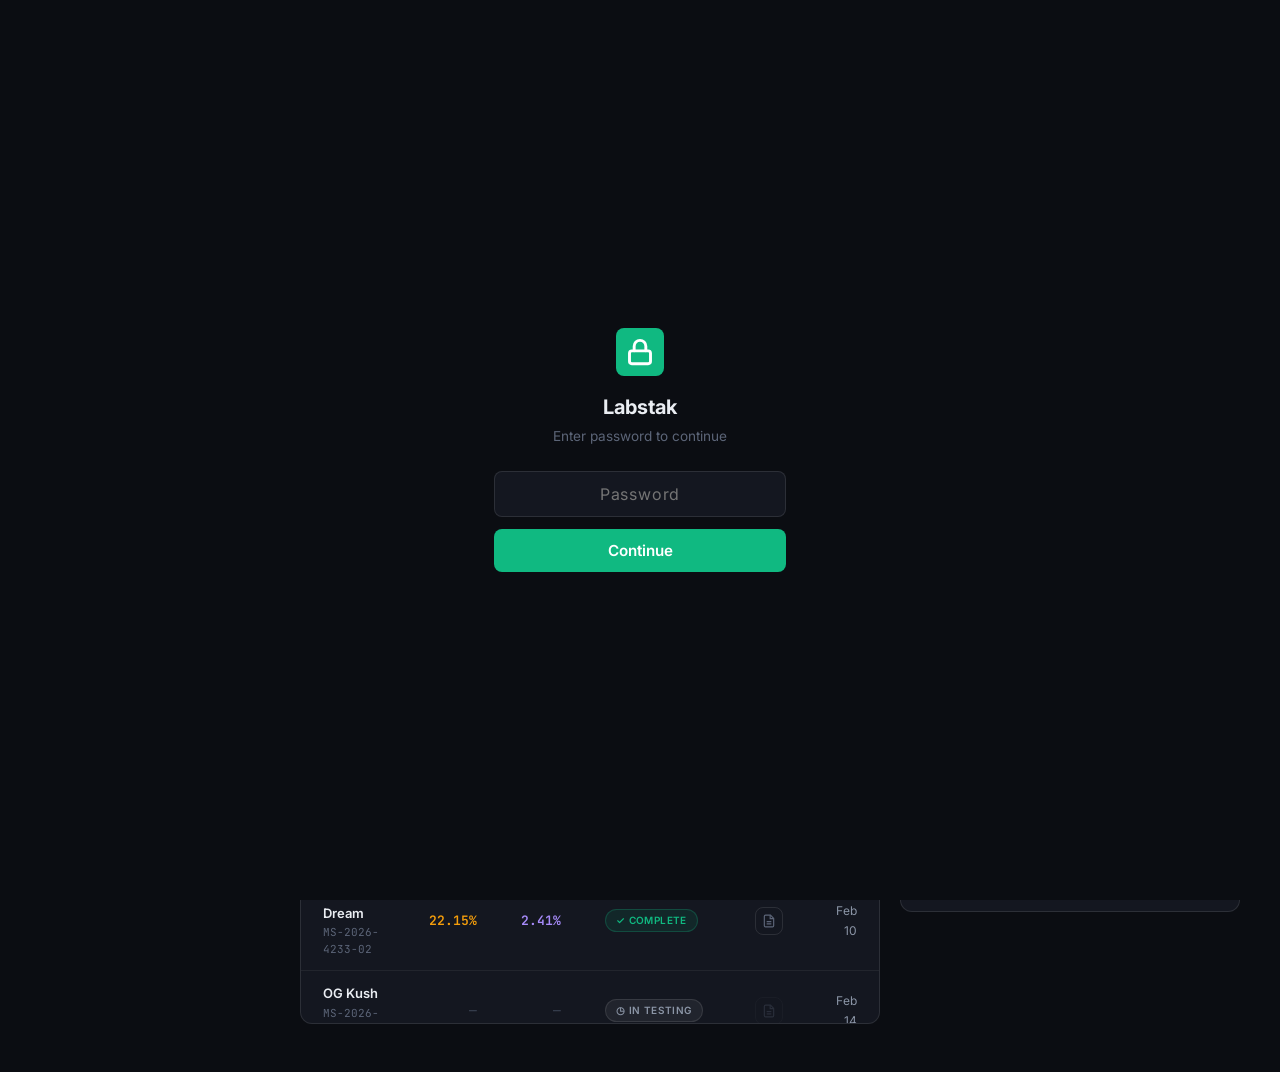
<file: dashboard-final.html>
<!DOCTYPE html>
<html lang="en">
<head>
<meta charset="UTF-8">
<meta name="viewport" content="width=device-width, initial-scale=1.0">
<title>Labstak — Dashboard</title>
<link rel="preconnect" href="https://fonts.googleapis.com">
<link rel="preconnect" href="https://fonts.gstatic.com" crossorigin>
<link href="https://fonts.googleapis.com/css2?family=Inter:wght@400;500;600;700;800&family=JetBrains+Mono:wght@400;500;600;700&display=swap" rel="stylesheet">
<style>
/* ══════════════════════════════════════════════════════════════
   LABSTAK DESIGN SYSTEM TOKENS
   ══════════════════════════════════════════════════════════════ */
:root {
  /* Background hierarchy */
  --bg-body: #0B0D12;
  --bg-surface: #141720;
  --bg-elevated: #1C2029;
  --bg-overlay: #242933;
  --bg-float: #2D333F;

  /* Text hierarchy */
  --text-primary: #EAEDF2;
  --text-secondary: #8B95A6;
  --text-tertiary: #5C6578;
  --text-disabled: #3D4555;

  /* Borders */
  --border-subtle: rgba(255,255,255,0.06);
  --border-default: rgba(255,255,255,0.10);
  --border-strong: rgba(255,255,255,0.16);

  /* Brand */
  --accent: #10B981;
  --accent-hover: #34D399;
  --accent-subtle: rgba(16,185,129,0.10);

  /* Cannabis color language */
  --thc: #F59E0B;
  --thc-subtle: rgba(245,158,11,0.10);
  --terps: #A78BFA;
  --terps-subtle: rgba(167,139,250,0.10);
  --cbd: #60A5FA;

  /* Status */
  --pass: #10B981;
  --pass-bg: rgba(16,185,129,0.10);
  --pass-border: rgba(16,185,129,0.25);
  --fail: #F87171;
  --fail-bg: rgba(248,113,113,0.10);
  --fail-border: rgba(248,113,113,0.25);
  --warn: #FBBF24;
  --warn-bg: rgba(251,191,36,0.10);
  --info: #60A5FA;
  --info-bg: rgba(96,165,250,0.10);
  --pending-bg: rgba(255,255,255,0.06);

  /* Individual terpene colors */
  --terp-myrcene: #818CF8;
  --terp-limonene: #FBBF24;
  --terp-caryophyllene: #A78BFA;
  --terp-pinene: #34D399;
  --terp-terpinolene: #FB923C;
  --terp-linalool: #F472B6;

  /* Typography */
  --font-sans: 'Inter', -apple-system, BlinkMacSystemFont, sans-serif;
  --font-mono: 'JetBrains Mono', 'Fira Code', monospace;

  /* Motion */
  --dur-instant: 80ms;
  --dur-fast: 150ms;
  --dur-base: 250ms;
  --dur-slow: 350ms;
  --dur-emphasis: 500ms;
  --ease: cubic-bezier(0.4, 0, 0.2, 1);
  --ease-out: cubic-bezier(0.16, 1, 0.3, 1);

  /* Radius */
  --r-sm: 4px;
  --r-md: 8px;
  --r-lg: 12px;
  --r-xl: 16px;
  --r-full: 9999px;

  /* Layout */
  --sidebar-w: 260px;
  --sidebar-collapsed: 72px;
}

/* ══════════════════════════════════════════════════════════════
   LIGHT THEME
   ══════════════════════════════════════════════════════════════ */
[data-theme="light"] {
  --bg-body: #F5F6F8;
  --bg-surface: #FFFFFF;
  --bg-elevated: #F0F1F4;
  --bg-overlay: #E8E9ED;
  --bg-float: #DDDEE3;

  --text-primary: #1A1D26;
  --text-secondary: #5C6478;
  --text-tertiary: #8B92A5;
  --text-disabled: #B8BDC9;

  --border-subtle: rgba(0,0,0,0.06);
  --border-default: rgba(0,0,0,0.10);
  --border-strong: rgba(0,0,0,0.16);

  --accent-subtle: rgba(16,185,129,0.08);

  --thc-subtle: rgba(245,158,11,0.08);
  --terps-subtle: rgba(167,139,250,0.08);

  --pass-bg: rgba(16,185,129,0.08);
  --pass-border: rgba(16,185,129,0.20);
  --fail-bg: rgba(248,113,113,0.08);
  --fail-border: rgba(248,113,113,0.20);
  --warn-bg: rgba(251,191,36,0.08);
  --info-bg: rgba(96,165,250,0.08);
  --pending-bg: rgba(0,0,0,0.04);
}
[data-theme="light"] .header {
  background: rgba(245,246,248,0.85);
}
[data-theme="light"] .hero::before {
  background: linear-gradient(180deg,
    rgba(16,185,129,0.05) 0%,
    rgba(16,185,129,0.01) 40%,
    transparent 100%);
}
[data-theme="light"] .sidebar {
  background: #FFFFFF;
  border-right-color: rgba(0,0,0,0.08);
}
[data-theme="light"] .btn-primary { color: #fff; }
[data-theme="light"] .logo-mark {
  box-shadow: 0 2px 10px rgba(16,185,129,0.2);
}
[data-theme="light"] .badge-highlight {
  background: linear-gradient(135deg, rgba(245,158,11,0.10) 0%, rgba(245,158,11,0.05) 100%);
  border-color: rgba(245,158,11,0.20);
}
[data-theme="light"] .bell-dot {
  border-color: var(--bg-body);
}
[data-theme="light"] .search-kbd {
  background: var(--bg-elevated);
}
/* Light mode: strong card borders + surface contrast */
[data-theme="light"] .hero,
[data-theme="light"] .card,
[data-theme="light"] .kpi,
[data-theme="light"] .kpi-strip {
  border: 1px solid rgba(0,0,0,0.15);
  box-shadow: 0 1px 4px rgba(0,0,0,0.07);
}
[data-theme="light"] .orders-table tr {
  border-bottom: 1px solid rgba(0,0,0,0.10);
}
[data-theme="light"] .feed-item {
  border: 1px solid rgba(0,0,0,0.12);
}
[data-theme="light"] .nav-item:hover,
[data-theme="light"] .lab-item:hover {
  background: rgba(0,0,0,0.04);
}
[data-theme="light"] .filter-btn,
[data-theme="light"] .search-bar {
  border-color: rgba(0,0,0,0.15);
  background: #fff;
}
[data-theme="light"] .btn-secondary {
  border-color: rgba(0,0,0,0.15);
  background: #fff;
}
[data-theme="light"] .sidebar {
  border-right: 1px solid rgba(0,0,0,0.12);
  box-shadow: 1px 0 4px rgba(0,0,0,0.04);
}
[data-theme="light"] .header {
  border-bottom: 1px solid rgba(0,0,0,0.10);
}
[data-theme="light"] .terp-bar-track {
  background: rgba(0,0,0,0.06);
}
[data-theme="light"] .hero-divider {
  background: rgba(0,0,0,0.10);
}
[data-theme="light"] .sidebar-divider {
  background: rgba(0,0,0,0.08);
}
[data-theme="light"] .badge-highlight {
  border-color: rgba(245,158,11,0.30);
}
[data-theme="light"] #gate {
  background: #F5F6F8 !important;
}
[data-theme="light"] #gate h2 { color: #1A1D26 !important; }
[data-theme="light"] #gate p { color: #8B92A5 !important; }
[data-theme="light"] #gate input {
  background: #fff !important;
  color: #1A1D26 !important;
  border-color: rgba(0,0,0,0.12) !important;
}

/* Theme toggle */
.theme-toggle {
  width: 32px; height: 32px; border-radius: var(--r-md);
  display: flex; align-items: center; justify-content: center;
  border: none; background: transparent; cursor: pointer;
  color: var(--text-secondary);
  transition: background var(--dur-fast) var(--ease);
}
.theme-toggle:hover { background: rgba(128,128,128,0.1); }
.theme-toggle svg { width: 16px; height: 16px; }
.theme-toggle .icon-sun { display: none; }
.theme-toggle .icon-moon { display: block; }
[data-theme="light"] .theme-toggle .icon-sun { display: block; }
[data-theme="light"] .theme-toggle .icon-moon { display: none; }

/* ── Reset ── */
*, *::before, *::after { margin: 0; padding: 0; box-sizing: border-box; }
body {
  font-family: var(--font-sans);
  background: var(--bg-body);
  color: var(--text-primary);
  -webkit-font-smoothing: antialiased;
  line-height: 1.5;
  overflow-x: hidden;
}
.mono { font-family: var(--font-mono); font-variant-numeric: tabular-nums; }
a { color: inherit; text-decoration: none; }

/* ══════════════════════════════════════════════════════════════
   SIDEBAR
   ══════════════════════════════════════════════════════════════ */
.sidebar {
  position: fixed; top: 0; left: 0; bottom: 0;
  width: var(--sidebar-w);
  background: var(--bg-surface);
  border-right: 1px solid var(--border-default);
  display: flex; flex-direction: column;
  padding: 24px 0 16px;
  z-index: 100;
  transition: width var(--dur-slow) var(--ease);
  overflow: hidden;
}

/* Logo */
.logo {
  padding: 0 20px 20px;
  display: flex; align-items: center; gap: 10px;
  flex-shrink: 0;
  min-width: 0;
}
.logo-mark {
  width: 34px; height: 34px; min-width: 34px;
  border-radius: 9px;
  background: linear-gradient(135deg, #10B981 0%, #059669 100%);
  display: flex; align-items: center; justify-content: center;
  box-shadow: 0 2px 10px rgba(16,185,129,0.3);
}
.logo-mark svg { width: 18px; height: 18px; fill: white; }
.logo-text {
  font-size: 16px; font-weight: 700; letter-spacing: 0.08em;
  background: linear-gradient(135deg, var(--accent) 0%, var(--accent-hover) 100%);
  -webkit-background-clip: text; -webkit-text-fill-color: transparent;
  white-space: nowrap;
  transition: opacity var(--dur-base) var(--ease);
}

/* Nav sections */
.nav-section { padding: 12px 12px 4px; }
.nav-label {
  font-size: 10px; font-weight: 600; color: var(--text-tertiary);
  text-transform: uppercase; letter-spacing: 0.1em;
  padding: 0 12px 6px;
  white-space: nowrap; overflow: hidden;
  transition: opacity var(--dur-base) var(--ease);
}
.nav-item {
  display: flex; align-items: center; gap: 10px;
  padding: 9px 12px; border-radius: var(--r-md);
  font-size: 14px; font-weight: 500; color: var(--text-secondary);
  cursor: pointer; position: relative;
  transition: all var(--dur-fast) var(--ease);
  white-space: nowrap; overflow: hidden;
}
.nav-item:hover { background: rgba(255,255,255,0.04); color: var(--text-primary); }
.nav-item.active { background: var(--accent-subtle); color: var(--accent); }
.nav-item.active::before {
  content: ''; position: absolute; left: 0; top: 50%;
  transform: translateY(-50%);
  width: 3px; height: 20px; border-radius: 0 3px 3px 0;
  background: var(--accent);
}
.nav-icon {
  width: 18px; height: 18px; min-width: 18px;
  opacity: 0.5; flex-shrink: 0;
}
.nav-item.active .nav-icon { opacity: 1; }
.nav-item:hover .nav-icon { opacity: 0.8; }
.nav-text {
  transition: opacity var(--dur-base) var(--ease);
  overflow: hidden;
}
.nav-badge {
  margin-left: auto; font-size: 10px; font-weight: 700;
  padding: 1px 7px; border-radius: var(--r-full);
  white-space: nowrap;
  transition: opacity var(--dur-base) var(--ease);
}
.nav-badge.green { background: var(--accent-subtle); color: var(--accent); border: 1px solid rgba(16,185,129,0.25); }
.nav-badge.red { background: var(--fail-bg); color: var(--fail); border: 1px solid var(--fail-border); }

/* Lab items */
.lab-item {
  display: flex; align-items: center; gap: 10px;
  padding: 8px 12px; border-radius: var(--r-md);
  font-size: 13px; font-weight: 500; color: var(--text-secondary);
  cursor: pointer;
  transition: all var(--dur-fast) var(--ease);
  white-space: nowrap; overflow: hidden;
}
.lab-item:hover { background: rgba(255,255,255,0.04); color: var(--text-primary); }
.lab-dot {
  width: 8px; height: 8px; min-width: 8px; border-radius: 50%;
  background: var(--pass); box-shadow: 0 0 4px rgba(16,185,129,0.4);
}
.lab-name { transition: opacity var(--dur-base) var(--ease); overflow: hidden; }
.lab-add {
  display: flex; align-items: center; gap: 10px;
  padding: 8px 12px; border-radius: var(--r-md);
  font-size: 12px; color: var(--text-tertiary);
  cursor: pointer; white-space: nowrap; overflow: hidden;
  transition: all var(--dur-fast) var(--ease);
}
.lab-add:hover { color: var(--text-secondary); background: rgba(255,255,255,0.03); }
.lab-add-icon {
  width: 18px; height: 18px; min-width: 18px;
  display: flex; align-items: center; justify-content: center;
  opacity: 0.4;
}

/* Sidebar footer */
.sidebar-footer {
  margin-top: auto; flex-shrink: 0;
}
.sidebar-divider {
  height: 1px; background: var(--border-subtle);
  margin: 8px 20px;
}

/* Collapse toggle */
.collapse-btn {
  display: flex; align-items: center; justify-content: center; gap: 8px;
  margin: 8px 12px 0; padding: 8px; border-radius: var(--r-md);
  border: none; background: transparent;
  color: var(--text-tertiary); cursor: pointer;
  font-family: var(--font-sans); font-size: 12px;
  transition: all var(--dur-fast) var(--ease);
  white-space: nowrap; overflow: hidden;
}
.collapse-btn:hover { background: rgba(255,255,255,0.04); color: var(--text-secondary); }
.collapse-btn svg {
  width: 16px; height: 16px; min-width: 16px;
  transition: transform var(--dur-slow) var(--ease);
}
.collapse-label { transition: opacity var(--dur-base) var(--ease); }

/* User section */
.user-section {
  padding: 12px 16px 0;
  display: flex; align-items: center; gap: 10px;
  overflow: hidden;
}
.user-avatar {
  width: 32px; height: 32px; min-width: 32px; border-radius: var(--r-md);
  background: var(--bg-elevated); border: 1px solid var(--border-default);
  display: flex; align-items: center; justify-content: center;
  font-size: 13px; font-weight: 600; color: var(--text-secondary);
}
.user-info { white-space: nowrap; transition: opacity var(--dur-base) var(--ease); overflow: hidden; }
.user-name { font-size: 13px; font-weight: 600; color: var(--text-primary); }
.user-role { font-size: 11px; color: var(--text-tertiary); }

/* ── Collapsed state ── */
/* ── Collapsed sidebar — icons centered, evenly spaced ── */
.sidebar.collapsed { width: var(--sidebar-collapsed); }
.sidebar.collapsed .logo-text,
.sidebar.collapsed .nav-label,
.sidebar.collapsed .nav-text,
.sidebar.collapsed .nav-badge,
.sidebar.collapsed .lab-name,
.sidebar.collapsed .lab-add span,
.sidebar.collapsed .collapse-label,
.sidebar.collapsed .user-info {
  opacity: 0; width: 0; height: 0; overflow: hidden;
  pointer-events: none; position: absolute;
}
.sidebar.collapsed .logo {
  padding: 0 0 12px; justify-content: center;
}
.sidebar.collapsed .nav-section {
  padding: 4px 0; display: flex; flex-direction: column;
  align-items: center; gap: 2px;
}
.sidebar.collapsed .nav-item {
  justify-content: center; padding: 0;
  width: 44px; height: 44px; border-radius: var(--r-md);
  gap: 0; margin: 0 auto;
}
.sidebar.collapsed .nav-icon {
  width: 20px; height: 20px; min-width: 20px;
}
.sidebar.collapsed .nav-item.active::before { display: none; }
.sidebar.collapsed .nav-item.active {
  background: var(--accent-subtle);
}
.sidebar.collapsed .lab-item { display: none; }
.sidebar.collapsed .lab-add { display: none; }
.sidebar.collapsed .nav-section:last-of-type .nav-label { display: none; }
.sidebar.collapsed .sidebar-footer {
  margin-top: auto; display: flex; flex-direction: column; align-items: center;
}
.sidebar.collapsed .user-section {
  justify-content: center; padding: 8px 0 4px;
}
.sidebar.collapsed .user-avatar { margin: 0; }
.sidebar.collapsed .collapse-btn {
  justify-content: center; width: 44px; height: 44px;
  margin: 2px auto; padding: 0;
}
.sidebar.collapsed .collapse-btn svg { transform: rotate(180deg); }
.sidebar.collapsed .sidebar-divider { margin: 6px 14px; }

/* ══════════════════════════════════════════════════════════════
   MAIN CONTENT
   ══════════════════════════════════════════════════════════════ */
.main {
  margin-left: var(--sidebar-w);
  padding: 0;
  min-height: 100vh;
  transition: margin-left var(--dur-slow) var(--ease);
}
.main.shifted { margin-left: var(--sidebar-collapsed); }

/* ── Header ── */
.header {
  position: sticky; top: 0; z-index: 50;
  display: flex; align-items: center; gap: 16px;
  padding: 16px 40px;
  background: rgba(11,13,18,0.8);
  backdrop-filter: blur(16px) saturate(180%);
  -webkit-backdrop-filter: blur(16px) saturate(180%);
  border-bottom: 1px solid var(--border-subtle);
}
.header-title {
  font-size: 20px; font-weight: 700; letter-spacing: -0.02em;
}
.header-left {
  display: flex; align-items: center; gap: 12px;
  margin-right: auto;
}
.header-filters { display: flex; gap: 8px; }
.filter-btn {
  font-family: var(--font-sans);
  padding: 6px 14px; border-radius: var(--r-md);
  border: 1px solid var(--border-default);
  background: var(--bg-elevated); color: var(--text-secondary);
  font-size: 12px; font-weight: 500; cursor: pointer;
  display: flex; align-items: center; gap: 5px;
  transition: all var(--dur-fast) var(--ease);
}
.filter-btn:hover { border-color: var(--border-strong); color: var(--text-primary); }
.filter-btn svg { width: 12px; height: 12px; opacity: 0.5; }

.search-bar {
  display: flex; align-items: center; gap: 8px;
  padding: 6px 14px; border-radius: var(--r-md);
  background: var(--bg-elevated); border: 1px solid var(--border-default);
  font-size: 12px; color: var(--text-tertiary); cursor: pointer;
  min-width: 200px;
  transition: border-color var(--dur-fast) var(--ease);
}
.search-bar:hover { border-color: var(--border-strong); }
.search-bar svg { width: 13px; height: 13px; opacity: 0.4; flex-shrink: 0; }
.search-text { flex: 1; }
.search-kbd {
  font-size: 10px; font-family: var(--font-mono);
  padding: 2px 5px; border-radius: 3px;
  background: var(--bg-body); border: 1px solid var(--border-default);
  color: var(--text-tertiary);
}

.header-bell {
  position: relative; cursor: pointer;
  width: 32px; height: 32px; border-radius: var(--r-md);
  display: flex; align-items: center; justify-content: center;
  transition: background var(--dur-fast) var(--ease);
}
.header-bell:hover { background: rgba(255,255,255,0.04); }
.header-bell svg { width: 16px; height: 16px; color: var(--text-secondary); }
.bell-dot {
  position: absolute; top: 5px; right: 5px;
  width: 7px; height: 7px; border-radius: 50%;
  background: var(--fail); border: 2px solid var(--bg-body);
}
.sync-indicator {
  display: flex; align-items: center; gap: 6px;
  font-size: 11px; color: var(--text-tertiary);
}
.sync-dot {
  width: 6px; height: 6px; border-radius: 50%;
  background: var(--pass); box-shadow: 0 0 4px var(--pass);
}

/* ── Page body ── */
.page { padding: 28px 40px 48px; }

/* ══════════════════════════════════════════════════════════════
   HERO CARD — The Peak Moment
   ══════════════════════════════════════════════════════════════ */
.hero {
  background: var(--bg-surface);
  border: 1px solid var(--border-default);
  border-radius: var(--r-xl);
  overflow: hidden; position: relative;
  margin-bottom: 24px;
}
.hero::before {
  content: ''; position: absolute; top: 0; left: 0; right: 0;
  height: 140px;
  background: linear-gradient(180deg,
    rgba(16,185,129,0.07) 0%,
    rgba(16,185,129,0.02) 40%,
    transparent 100%);
  pointer-events: none;
}

.hero-top {
  display: flex; align-items: center; flex-wrap: wrap; gap: 12px;
  padding: 18px 28px;
  border-bottom: 1px solid var(--border-subtle);
  position: relative;
}
.hero-title-group { display: flex; align-items: center; gap: 12px; }
.hero-strain { font-size: 20px; font-weight: 700; letter-spacing: -0.015em; }
.badge-highlight {
  display: inline-flex; align-items: center; gap: 4px;
  padding: 4px 12px; border-radius: var(--r-full);
  font-size: 11px; font-weight: 600;
  background: linear-gradient(135deg, rgba(245,158,11,0.15) 0%, rgba(245,158,11,0.08) 100%);
  border: 1px solid rgba(245,158,11,0.3);
  color: var(--thc);
}
.hero-meta {
  font-size: 12px; color: var(--text-tertiary);
  display: flex; align-items: center; gap: 8px;
  font-family: var(--font-mono);
}
.hero-meta-sep { opacity: 0.4; }
.hero-meta .meta-plain { font-family: var(--font-sans); }
.hero-actions {
  margin-left: auto; display: flex; gap: 8px;
  position: relative;
}

/* Buttons */
.btn {
  font-family: var(--font-sans);
  padding: 8px 16px; border-radius: var(--r-md);
  font-size: 12px; font-weight: 600; cursor: pointer;
  border: none; display: inline-flex; align-items: center; gap: 6px;
  transition: all var(--dur-fast) var(--ease);
}
.btn:active { transform: scale(0.97); }
.btn-primary { background: var(--accent); color: #022C22; }
.btn-primary:hover { background: var(--accent-hover); }
.btn-secondary {
  background: var(--bg-elevated); color: var(--text-primary);
  border: 1px solid var(--border-default);
}
.btn-secondary:hover { background: var(--bg-overlay); border-color: var(--border-strong); }
.btn-ghost { background: transparent; color: var(--text-secondary); }
.btn-ghost:hover { background: rgba(255,255,255,0.04); color: var(--text-primary); }
.btn svg { width: 13px; height: 13px; }

/* Hero body — metrics + terpene bars */
.hero-body {
  display: grid;
  grid-template-columns: auto auto auto 1px 1fr;
  align-items: center;
  padding: 28px 0;
  position: relative;
}
.hero-metric { text-align: center; padding: 0 36px; }
.hero-metric-label {
  font-size: 10px; font-weight: 700;
  text-transform: uppercase; letter-spacing: 0.12em;
  margin-bottom: 6px;
}
.hero-metric-value {
  font-size: 42px; font-weight: 700;
  letter-spacing: -0.02em; line-height: 1.05;
}
.hero-metric-value .pct { font-size: 24px; font-weight: 600; opacity: 0.7; }
.hero-metric-sub {
  font-size: 12px; margin-top: 6px;
  display: flex; align-items: center; justify-content: center; gap: 4px;
}
.hero-trend {
  font-weight: 600; display: inline-flex; align-items: center; gap: 3px;
}
.hero-trend.up { color: var(--pass); }
.hero-trend-ctx { color: var(--text-tertiary); }

/* Safety status line */
.hero-safety { text-align: center; padding: 0 36px; }
.hero-safety-label {
  font-size: 10px; font-weight: 700; text-transform: uppercase;
  letter-spacing: 0.12em; margin-bottom: 6px;
}
.hero-safety-value {
  font-size: 28px; font-weight: 800;
  letter-spacing: 0.02em;
}
.hero-safety-sub { font-size: 12px; margin-top: 6px; }

.hero-divider {
  width: 1px; background: var(--border-default);
  align-self: stretch;
}

/* Terpene bars inside hero */
.hero-terps { padding: 4px 32px; }
.hero-terps-title {
  font-size: 10px; font-weight: 600; color: var(--text-tertiary);
  text-transform: uppercase; letter-spacing: 0.08em;
  margin-bottom: 12px;
}
.terp-row {
  display: flex; align-items: center; gap: 10px;
  margin-bottom: 10px;
}
.terp-row:last-child { margin-bottom: 0; }
.terp-name {
  width: 90px; font-size: 12px; font-weight: 500;
  color: var(--text-secondary); white-space: nowrap;
}
.terp-bar-track {
  flex: 1; height: 18px; background: rgba(255,255,255,0.03);
  border-radius: 5px; overflow: hidden;
}
.terp-bar-fill {
  height: 100%; border-radius: 5px;
  transform-origin: left;
  animation: bar-grow 900ms var(--ease-out) forwards;
}
@keyframes bar-grow { from { transform: scaleX(0); } to { transform: scaleX(1); } }
.terp-val {
  width: 48px; text-align: right;
  font-size: 12px; font-weight: 600;
  font-family: var(--font-mono); color: var(--text-primary);
}

/* ══════════════════════════════════════════════════════════════
   KPI STRIP
   ══════════════════════════════════════════════════════════════ */
.kpi-strip {
  display: grid; grid-template-columns: repeat(4, 1fr);
  gap: 16px; margin-bottom: 24px;
}
.kpi {
  background: var(--bg-surface);
  border: 1px solid var(--border-default);
  border-radius: var(--r-lg);
  padding: 20px 22px;
  transition: border-color var(--dur-fast) var(--ease);
  cursor: pointer;
}
.kpi:hover { border-color: var(--border-strong); }
.kpi-label {
  font-size: 11px; font-weight: 600; color: var(--text-tertiary);
  text-transform: uppercase; letter-spacing: 0.06em;
  margin-bottom: 8px;
}
.kpi-value {
  font-size: 28px; font-weight: 700; letter-spacing: -0.02em;
  line-height: 1.15;
}
.kpi-value .unit { font-size: 16px; font-weight: 600; opacity: 0.6; }
.kpi-foot {
  display: flex; align-items: center; gap: 5px;
  margin-top: 4px; font-size: 11px;
}
.kpi-change { font-weight: 600; }
.kpi-change.up { color: var(--pass); }
.kpi-change.down { color: var(--fail); }
.kpi-period { color: var(--text-tertiary); }

/* ══════════════════════════════════════════════════════════════
   SPLIT: ORDERS TABLE + ACTIVITY FEED
   ══════════════════════════════════════════════════════════════ */
.split {
  display: grid;
  grid-template-columns: 1fr 340px;
  gap: 20px;
  align-items: start;
}

/* Shared card */
.card {
  background: var(--bg-surface);
  border: 1px solid var(--border-default);
  border-radius: var(--r-lg);
  overflow: hidden;
}
.split .card {
  display: flex; flex-direction: column;
  max-height: 440px;
}
.table-scroll {
  flex: 1; overflow-y: auto;
}
.table-scroll::-webkit-scrollbar { width: 6px; }
.table-scroll::-webkit-scrollbar-track { background: transparent; }
.table-scroll::-webkit-scrollbar-thumb { background: var(--bg-float); border-radius: 3px; }
.table-scroll::-webkit-scrollbar-thumb:hover { background: var(--text-disabled); }
.card-header {
  display: flex; justify-content: space-between; align-items: center;
  padding: 14px 22px;
  border-bottom: 1px solid var(--border-subtle);
}
.card-title { font-size: 14px; font-weight: 600; }
.card-link {
  font-size: 12px; color: var(--accent); font-weight: 500;
  cursor: pointer;
  transition: color var(--dur-fast);
}
.card-link:hover { color: var(--accent-hover); }

/* Orders table */
.orders-table { width: 100%; border-collapse: collapse; }
.orders-table th {
  text-align: left; padding: 10px 22px;
  font-size: 10px; font-weight: 600; color: var(--text-tertiary);
  text-transform: uppercase; letter-spacing: 0.07em;
  border-bottom: 1px solid var(--border-subtle);
  position: sticky; top: 0; background: var(--bg-surface); z-index: 1;
}
.orders-table th.r { text-align: right; }
.orders-table th.c { text-align: center; }
.orders-table td {
  padding: 13px 22px; font-size: 13px;
  border-bottom: 1px solid var(--border-subtle);
  vertical-align: middle;
}
.orders-table td.r { text-align: right; }
.orders-table td.c { text-align: center; }
.orders-table tr:last-child td { border-bottom: none; }
.orders-table tbody tr {
  cursor: pointer;
  transition: background var(--dur-fast) var(--ease);
}
.orders-table tbody tr:hover { background: rgba(255,255,255,0.025); }

.strain-cell { display: flex; flex-direction: column; gap: 1px; }
.strain-name { font-weight: 600; font-size: 13px; }
.strain-id { font-size: 11px; color: var(--text-tertiary); font-family: var(--font-mono); }

.val-thc { color: var(--thc); font-weight: 600; font-family: var(--font-mono); font-size: 13px; }
.val-terps { color: var(--terps); font-weight: 600; font-family: var(--font-mono); font-size: 13px; }
.val-na { color: var(--text-disabled); font-family: var(--font-mono); }

/* COA button */
.coa-btn {
  display: inline-flex; align-items: center; justify-content: center;
  width: 28px; height: 28px; border-radius: var(--r-md);
  border: 1px solid var(--border-default); background: transparent;
  color: var(--text-tertiary); cursor: pointer;
  transition: all var(--dur-fast) var(--ease);
}
.coa-btn:hover { background: var(--accent-subtle); color: var(--accent); border-color: rgba(16,185,129,0.25); }
.coa-btn svg { width: 14px; height: 14px; }
.coa-btn.disabled { opacity: 0.3; cursor: default; pointer-events: none; }

.date-cell { color: var(--text-secondary); font-size: 12px; }

/* Badges */
.badge {
  display: inline-flex; align-items: center; gap: 4px;
  padding: 3px 10px; border-radius: var(--r-full);
  font-size: 10px; font-weight: 600; letter-spacing: 0.04em;
  text-transform: uppercase; white-space: nowrap;
}
.badge-pass { background: var(--pass-bg); color: var(--pass); border: 1px solid var(--pass-border); }
.badge-fail { background: var(--fail-bg); color: var(--fail); border: 1px solid var(--fail-border); }
.badge-pending { background: var(--pending-bg); color: var(--text-secondary); border: 1px solid var(--border-default); }
.badge-new {
  background: var(--accent-subtle); color: var(--accent);
  border: 1px solid rgba(16,185,129,0.25);
  animation: pulse-glow 2s ease-in-out infinite;
}
@keyframes pulse-glow {
  0%, 100% { box-shadow: 0 0 0 0 rgba(16,185,129,0.2); }
  50% { box-shadow: 0 0 0 4px rgba(16,185,129,0); }
}

/* ── Activity Feed ── */
.feed {
  display: flex; flex-direction: column;
  flex: 1; overflow-y: auto;
}
.feed::-webkit-scrollbar { width: 6px; }
.feed::-webkit-scrollbar-track { background: transparent; }
.feed::-webkit-scrollbar-thumb { background: var(--bg-float); border-radius: 3px; }
.feed::-webkit-scrollbar-thumb:hover { background: var(--text-disabled); }
.feed-item {
  padding: 14px 22px;
  border-bottom: 1px solid var(--border-subtle);
  display: flex; gap: 10px; align-items: flex-start;
  cursor: pointer;
  transition: background var(--dur-fast) var(--ease);
}
.feed-item:hover { background: rgba(255,255,255,0.02); }
.feed-dot {
  width: 8px; height: 8px; min-width: 8px;
  border-radius: 50%; margin-top: 5px;
}
.feed-body { flex: 1; }
.feed-text {
  font-size: 13px; line-height: 1.45; color: var(--text-secondary);
}
.feed-text strong { color: var(--text-primary); font-weight: 600; }
.feed-text .hl-pass { color: var(--pass); font-weight: 600; }
.feed-text .hl-fail { color: var(--fail); font-weight: 600; }
.feed-text .hl-thc { color: var(--thc); font-weight: 600; font-family: var(--font-mono); }
.feed-text .hl-terps { color: var(--terps); font-weight: 600; font-family: var(--font-mono); }
.feed-time { font-size: 11px; color: var(--text-tertiary); margin-top: 3px; }

/* Hidden feed items */
.feed-hidden { display: none; }
.feed-hidden.visible { display: flex; }

.feed-expand {
  flex-shrink: 0;
  border-top: 1px solid var(--border-subtle);
  padding: 10px 22px;
  display: flex; align-items: center; justify-content: center; gap: 6px;
  font-size: 12px; font-weight: 500; color: var(--text-tertiary);
  cursor: pointer; border: none; background: transparent; width: 100%;
  font-family: var(--font-sans);
  transition: color var(--dur-fast) var(--ease);
}
.feed-expand:hover { color: var(--text-secondary); }
.feed-expand svg {
  width: 14px; height: 14px;
  transition: transform var(--dur-base) var(--ease);
}
.feed-expand.open svg { transform: rotate(180deg); }

/* ══════════════════════════════════════════════════════════════
   ANIMATIONS
   ══════════════════════════════════════════════════════════════ */
@keyframes fade-up {
  from { opacity: 0; transform: translateY(8px); }
  to { opacity: 1; transform: translateY(0); }
}
.anim-in { animation: fade-up var(--dur-slow) var(--ease-out) forwards; }

/* ══════════════════════════════════════════════════════════════
   RESPONSIVE
   ══════════════════════════════════════════════════════════════ */
@media (max-width: 1200px) {
  .hero-body {
    grid-template-columns: 1fr;
    gap: 20px; padding: 24px 28px;
  }
  .hero-metric, .hero-safety { text-align: left; padding: 0; }
  .hero-metric-sub, .hero-safety-sub { justify-content: flex-start; }
  .hero-divider { width: 100%; height: 1px; align-self: auto; }
  .hero-terps { padding: 0; }
  .split { grid-template-columns: 1fr; }
  .kpi-strip { grid-template-columns: repeat(2, 1fr); }
}
@media (max-width: 900px) {
  .page { padding: 20px; }
  .header { padding: 12px 20px; }
  .search-bar { min-width: 140px; }
}
</style>
</head>
<body>

<!-- ═══ PASSWORD GATE ═══ -->
<div id="gate" style="position:fixed;inset:0;z-index:9999;background:#0B0D12;display:flex;align-items:center;justify-content:center;font-family:'Inter',sans-serif;">
  <div style="text-align:center;max-width:340px;padding:24px;">
    <div style="margin-bottom:24px;">
      <div style="width:48px;height:48px;background:#10B981;border-radius:8px;display:inline-flex;align-items:center;justify-content:center;margin-bottom:16px;">
        <svg width="28" height="28" viewBox="0 0 24 24" fill="none" stroke="white" stroke-width="2.5" stroke-linecap="round" stroke-linejoin="round"><rect x="3" y="11" width="18" height="11" rx="2" ry="2"/><path d="M7 11V7a5 5 0 0 1 10 0v4"/></svg>
      </div>
      <h2 style="font-size:1.25rem;margin-bottom:4px;color:#EAEDF2;">Labstak</h2>
      <p style="font-size:0.85rem;color:#5C6578;">Enter password to continue</p>
    </div>
    <input id="gate-input" type="password" placeholder="Password" autocomplete="off" style="
      width:100%;padding:12px 16px;border-radius:8px;border:1px solid rgba(255,255,255,0.10);
      background:#141720;color:#EAEDF2;font-family:'Inter',sans-serif;font-size:1rem;
      outline:none;margin-bottom:12px;text-align:center;letter-spacing:0.05em;
    ">
    <button id="gate-btn" style="
      width:100%;padding:12px;border-radius:8px;border:none;
      background:#10B981;color:#fff;font-family:'Inter',sans-serif;font-size:0.95rem;font-weight:600;
      cursor:pointer;
    ">Continue</button>
    <p id="gate-error" style="font-size:0.8rem;color:#F87171;margin-top:10px;display:none;">Incorrect password</p>
  </div>
</div>
<script>
(function(){
  var pw='labstak2026';
  if(sessionStorage.getItem('ls_auth')==='1'){document.getElementById('gate').style.display='none';}
  function tryAuth(){
    if(document.getElementById('gate-input').value===pw){
      sessionStorage.setItem('ls_auth','1');
      document.getElementById('gate').style.display='none';
    } else {
      document.getElementById('gate-error').style.display='block';
      document.getElementById('gate-input').value='';
      document.getElementById('gate-input').focus();
    }
  }
  document.getElementById('gate-btn').onclick=tryAuth;
  document.getElementById('gate-input').onkeydown=function(e){if(e.key==='Enter')tryAuth();};
  document.getElementById('gate-input').focus();
})();
</script>

<!-- ═══ SIDEBAR ═══ -->
<aside class="sidebar" id="sidebar">
  <div class="logo">
    <div class="logo-mark">
      <svg viewBox="0 0 24 24" fill="white"><path d="M4 6a2 2 0 012-2h12a2 2 0 012 2v1a2 2 0 01-2 2H6a2 2 0 01-2-2V6zm0 5.5A1.5 1.5 0 015.5 10h13a1.5 1.5 0 011.5 1.5v1a1.5 1.5 0 01-1.5 1.5h-13A1.5 1.5 0 014 12.5v-1zM4 17a2 2 0 012-2h12a2 2 0 012 2v1a2 2 0 01-2 2H6a2 2 0 01-2-2v-1z"/></svg>
    </div>
    <span class="logo-text">LABSTAK</span>
  </div>

  <div class="nav-section">
    <div class="nav-label">Overview</div>
    <div class="nav-item active">
      <svg class="nav-icon" viewBox="0 0 24 24" fill="none" stroke="currentColor" stroke-width="2" stroke-linecap="round"><rect x="3" y="3" width="7" height="7" rx="1"/><rect x="14" y="3" width="7" height="7" rx="1"/><rect x="3" y="14" width="7" height="7" rx="1"/><rect x="14" y="14" width="7" height="7" rx="1"/></svg>
      <span class="nav-text">Dashboard</span>
    </div>
    <div class="nav-item">
      <svg class="nav-icon" viewBox="0 0 24 24" fill="none" stroke="currentColor" stroke-width="2" stroke-linecap="round"><path d="M16 4h2a2 2 0 012 2v14a2 2 0 01-2 2H6a2 2 0 01-2-2V6a2 2 0 012-2h2"/><rect x="8" y="2" width="8" height="4" rx="1"/></svg>
      <span class="nav-text">Orders</span>
      <span class="nav-badge green">3</span>
    </div>
    <div class="nav-item">
      <svg class="nav-icon" viewBox="0 0 24 24" fill="none" stroke="currentColor" stroke-width="2" stroke-linecap="round"><path d="M14.5 2H6a2 2 0 00-2 2v16a2 2 0 002 2h12a2 2 0 002-2V7.5L14.5 2z"/><polyline points="14 2 14 8 20 8"/></svg>
      <span class="nav-text">Samples</span>
    </div>
  </div>

  <div class="nav-section">
    <div class="nav-label">Analytics</div>
    <div class="nav-item">
      <svg class="nav-icon" viewBox="0 0 24 24" fill="none" stroke="currentColor" stroke-width="2" stroke-linecap="round"><polyline points="22 12 18 12 15 21 9 3 6 12 2 12"/></svg>
      <span class="nav-text">Trends</span>
    </div>
    <div class="nav-item">
      <svg class="nav-icon" viewBox="0 0 24 24" fill="none" stroke="currentColor" stroke-width="2" stroke-linecap="round"><path d="M4 19.5A2.5 2.5 0 016.5 17H20"/><path d="M6.5 2H20v20H6.5A2.5 2.5 0 014 19.5v-15A2.5 2.5 0 016.5 2z"/></svg>
      <span class="nav-text">Reports</span>
    </div>
  </div>

  <div class="nav-section">
    <div class="nav-label">Labs</div>
    <div class="lab-item">
      <span class="lab-dot"></span>
      <span class="lab-name">Delta Labs</span>
    </div>
    <div class="lab-item">
      <span class="lab-dot"></span>
      <span class="lab-name">Pine State Testing</span>
    </div>
    <div class="lab-add">
      <span class="lab-add-icon">
        <svg viewBox="0 0 24 24" fill="none" stroke="currentColor" stroke-width="2"><path d="M12 5v14M5 12h14"/></svg>
      </span>
      <span>Add Lab</span>
    </div>
  </div>

  <div class="sidebar-footer">
    <div class="nav-section" style="padding-bottom:0">
      <div class="nav-label">Settings</div>
      <div class="nav-item">
        <svg class="nav-icon" viewBox="0 0 24 24" fill="none" stroke="currentColor" stroke-width="2" stroke-linecap="round"><path d="M12.22 2h-.44a2 2 0 00-2 2v.18a2 2 0 01-1 1.73l-.43.25a2 2 0 01-2 0l-.15-.08a2 2 0 00-2.73.73l-.22.38a2 2 0 00.73 2.73l.15.1a2 2 0 011 1.72v.51a2 2 0 01-1 1.74l-.15.09a2 2 0 00-.73 2.73l.22.38a2 2 0 002.73.73l.15-.08a2 2 0 012 0l.43.25a2 2 0 011 1.73V20a2 2 0 002 2h.44a2 2 0 002-2v-.18a2 2 0 011-1.73l.43-.25a2 2 0 012 0l.15.08a2 2 0 002.73-.73l.22-.39a2 2 0 00-.73-2.73l-.15-.08a2 2 0 01-1-1.74v-.5a2 2 0 011-1.74l.15-.09a2 2 0 00.73-2.73l-.22-.38a2 2 0 00-2.73-.73l-.15.08a2 2 0 01-2 0l-.43-.25a2 2 0 01-1-1.73V4a2 2 0 00-2-2z"/><circle cx="12" cy="12" r="3"/></svg>
        <span class="nav-text">Connections</span>
      </div>
    </div>
    <div class="sidebar-divider"></div>
    <button class="collapse-btn" id="collapseBtn" onclick="toggleSidebar()">
      <svg viewBox="0 0 24 24" fill="none" stroke="currentColor" stroke-width="2" stroke-linecap="round"><polyline points="11 17 6 12 11 7"/><polyline points="18 17 13 12 18 7"/></svg>
      <span class="collapse-label">Collapse</span>
    </button>
    <div class="sidebar-divider"></div>
    <div class="user-section">
      <div class="user-avatar">D</div>
      <div class="user-info">
        <div class="user-name">Delta Farms</div>
        <div class="user-role">Pro Plan</div>
      </div>
    </div>
  </div>
</aside>

<!-- ═══ MAIN ═══ -->
<main class="main" id="main">
  <div class="header">
    <div class="header-left">
      <span class="header-title">Dashboard</span>
      <div class="sync-indicator">
        <span class="sync-dot"></span>
        <span>Synced 2m ago</span>
      </div>
    </div>
    <div class="header-filters">
      <button class="filter-btn">
        All Labs
        <svg viewBox="0 0 24 24" fill="none" stroke="currentColor" stroke-width="2"><polyline points="6 9 12 15 18 9"/></svg>
      </button>
      <button class="filter-btn">
        Last 30 Days
        <svg viewBox="0 0 24 24" fill="none" stroke="currentColor" stroke-width="2"><polyline points="6 9 12 15 18 9"/></svg>
      </button>
    </div>
    <button class="theme-toggle" onclick="toggleTheme()" title="Toggle light/dark mode">
      <svg class="icon-moon" viewBox="0 0 24 24" fill="none" stroke="currentColor" stroke-width="2" stroke-linecap="round" stroke-linejoin="round"><path d="M21 12.79A9 9 0 1111.21 3 7 7 0 0021 12.79z"/></svg>
      <svg class="icon-sun" viewBox="0 0 24 24" fill="none" stroke="currentColor" stroke-width="2" stroke-linecap="round" stroke-linejoin="round"><circle cx="12" cy="12" r="5"/><line x1="12" y1="1" x2="12" y2="3"/><line x1="12" y1="21" x2="12" y2="23"/><line x1="4.22" y1="4.22" x2="5.64" y2="5.64"/><line x1="18.36" y1="18.36" x2="19.78" y2="19.78"/><line x1="1" y1="12" x2="3" y2="12"/><line x1="21" y1="12" x2="23" y2="12"/><line x1="4.22" y1="19.78" x2="5.64" y2="18.36"/><line x1="18.36" y1="5.64" x2="19.78" y2="4.22"/></svg>
    </button>
    <div class="header-bell">
      <svg viewBox="0 0 24 24" fill="none" stroke="currentColor" stroke-width="2" stroke-linecap="round"><path d="M18 8A6 6 0 006 8c0 7-3 9-3 9h18s-3-2-3-9"/><path d="M13.73 21a2 2 0 01-3.46 0"/></svg>
      <span class="bell-dot"></span>
    </div>
    <div class="search-bar">
      <svg viewBox="0 0 24 24" fill="none" stroke="currentColor" stroke-width="2"><circle cx="11" cy="11" r="8"/><line x1="21" y1="21" x2="16.65" y2="16.65"/></svg>
      <span class="search-text">Search samples...</span>
      <span class="search-kbd">⌘K</span>
    </div>
  </div>

  <div class="page">

    <!-- ═══ HERO CARD ═══ -->
    <div class="hero">
      <div class="hero-top">
        <div class="hero-title-group">
          <span class="hero-strain">Gelato #41</span>
          <span class="badge-highlight">🔥 Best This Quarter</span>
        </div>
        <div class="hero-meta">
          <span>MS-2026-4235-01</span>
          <span class="hero-meta-sep">·</span>
          <span class="meta-plain">Order #4235</span>
          <span class="hero-meta-sep">·</span>
          <span class="meta-plain">Flower</span>
          <span class="hero-meta-sep">·</span>
          <span class="meta-plain">Feb 12, 2026</span>
        </div>
        <div class="hero-actions">
          <button class="btn btn-primary">
            <svg viewBox="0 0 24 24" fill="none" stroke="currentColor" stroke-width="2"><path d="M21 15v4a2 2 0 01-2 2H5a2 2 0 01-2-2v-4"/><polyline points="7 10 12 15 17 10"/><line x1="12" y1="15" x2="12" y2="3"/></svg>
            Download COA
          </button>
          <button class="btn btn-secondary">
            <svg viewBox="0 0 24 24" fill="none" stroke="currentColor" stroke-width="2"><circle cx="18" cy="5" r="3"/><circle cx="6" cy="12" r="3"/><circle cx="18" cy="19" r="3"/><line x1="8.59" y1="13.51" x2="15.42" y2="17.49"/><line x1="15.41" y1="6.51" x2="8.59" y2="10.49"/></svg>
            Share
          </button>
        </div>
      </div>

      <div class="hero-body">
        <div class="hero-metric">
          <div class="hero-metric-label" style="color:var(--thc)">Total THC</div>
          <div class="hero-metric-value mono anim-in" style="color:var(--thc)"><span class="counter" data-to="28.34" data-decimals="2">0.00</span><span class="pct">%</span></div>
          <div class="hero-metric-sub">
            <span class="hero-trend up">▲ 2.1%</span>
            <span class="hero-trend-ctx">vs last batch</span>
          </div>
        </div>

        <div class="hero-metric">
          <div class="hero-metric-label" style="color:var(--terps)">Total Terpenes</div>
          <div class="hero-metric-value mono anim-in" style="color:var(--terps);animation-delay:80ms"><span class="counter" data-to="3.75" data-decimals="2">0.00</span><span class="pct">%</span></div>
          <div class="hero-metric-sub">
            <span class="hero-trend-ctx">Dominant: Myrcene</span>
          </div>
        </div>

        <div class="hero-safety">
          <div class="hero-safety-label" style="color:var(--pass)">Safety</div>
          <div class="hero-safety-value anim-in" style="color:var(--pass);animation-delay:160ms">✓ ALL PASS</div>
          <div class="hero-safety-sub" style="color:var(--text-tertiary)">144/144 tests clear</div>
        </div>

        <div class="hero-divider"></div>

        <div class="hero-terps">
          <div class="hero-terps-title">Terpene Profile</div>
          <div class="terp-row">
            <span class="terp-name">Myrcene</span>
            <div class="terp-bar-track"><div class="terp-bar-fill" style="width:85%;background:var(--terp-myrcene);animation-delay:0ms"></div></div>
            <span class="terp-val">1.24%</span>
          </div>
          <div class="terp-row">
            <span class="terp-name">Limonene</span>
            <div class="terp-bar-track"><div class="terp-bar-fill" style="width:62%;background:var(--terp-limonene);animation-delay:50ms"></div></div>
            <span class="terp-val">0.91%</span>
          </div>
          <div class="terp-row">
            <span class="terp-name">Caryophyllene</span>
            <div class="terp-bar-track"><div class="terp-bar-fill" style="width:46%;background:var(--terp-caryophyllene);animation-delay:100ms"></div></div>
            <span class="terp-val">0.68%</span>
          </div>
          <div class="terp-row">
            <span class="terp-name">α-Pinene</span>
            <div class="terp-bar-track"><div class="terp-bar-fill" style="width:29%;background:var(--terp-pinene);animation-delay:150ms"></div></div>
            <span class="terp-val">0.42%</span>
          </div>
          <div class="terp-row">
            <span class="terp-name">Linalool</span>
            <div class="terp-bar-track"><div class="terp-bar-fill" style="width:21%;background:var(--terp-linalool);animation-delay:200ms"></div></div>
            <span class="terp-val">0.31%</span>
          </div>
          <div class="terp-row">
            <span class="terp-name">Terpinolene</span>
            <div class="terp-bar-track"><div class="terp-bar-fill" style="width:13%;background:var(--terp-terpinolene);animation-delay:250ms"></div></div>
            <span class="terp-val">0.19%</span>
          </div>
        </div>
      </div>
    </div>

    <!-- ═══ KPI STRIP ═══ -->
    <div class="kpi-strip">
      <div class="kpi">
        <div class="kpi-label">Active Orders</div>
        <div class="kpi-value anim-in" style="animation-delay:50ms"><span class="counter" data-to="12" data-decimals="0">0</span></div>
        <div class="kpi-foot">
          <span class="kpi-change up">↑ 3</span>
          <span class="kpi-period">this week</span>
        </div>
      </div>
      <div class="kpi">
        <div class="kpi-label">Avg Total THC</div>
        <div class="kpi-value mono anim-in" style="color:var(--thc);animation-delay:110ms"><span class="counter" data-to="24.8" data-decimals="1">0.0</span><span class="unit">%</span></div>
        <div class="kpi-foot">
          <span class="kpi-change up">↑ 1.2%</span>
          <span class="kpi-period">vs last month</span>
        </div>
      </div>
      <div class="kpi">
        <div class="kpi-label">Pass Rate</div>
        <div class="kpi-value mono anim-in" style="color:var(--pass);animation-delay:170ms"><span class="counter" data-to="96" data-decimals="0">0</span><span class="unit">%</span></div>
        <div class="kpi-foot">
          <span class="kpi-period">Last 30 days</span>
        </div>
      </div>
      <div class="kpi">
        <div class="kpi-label">Turnaround</div>
        <div class="kpi-value mono anim-in" style="animation-delay:230ms"><span class="counter" data-to="3.2" data-decimals="1">0.0</span><span class="unit">d</span></div>
        <div class="kpi-foot">
          <span class="kpi-change down">↑ 0.4d</span>
          <span class="kpi-period">avg</span>
        </div>
      </div>
    </div>

    <!-- ═══ SPLIT: TABLE + FEED ═══ -->
    <div class="split">
      <!-- Orders Table -->
      <div class="card">
        <div class="card-header">
          <span class="card-title">Recent Orders</span>
          <span class="card-link">View all →</span>
        </div>
        <div class="table-scroll">
        <table class="orders-table">
          <thead>
            <tr>
              <th>Strain</th>
              <th class="r">THC</th>
              <th class="r">Terps</th>
              <th>Status</th>
              <th class="c">COA</th>
              <th class="r">Date</th>
            </tr>
          </thead>
          <tbody>
            <tr>
              <td>
                <div class="strain-cell">
                  <span class="strain-name">Gelato #41</span>
                  <span class="strain-id">MS-2026-4235-01</span>
                </div>
              </td>
              <td class="r"><span class="val-thc">28.34%</span></td>
              <td class="r"><span class="val-terps">3.75%</span></td>
              <td><span class="badge badge-new">● New</span></td>
              <td class="c"><button class="coa-btn"><svg viewBox="0 0 24 24" fill="none" stroke="currentColor" stroke-width="2"><path d="M14.5 2H6a2 2 0 00-2 2v16a2 2 0 002 2h12a2 2 0 002-2V7.5L14.5 2z"/><polyline points="14 2 14 8 20 8"/><line x1="16" y1="13" x2="8" y2="13"/><line x1="16" y1="17" x2="8" y2="17"/></svg></button></td>
              <td class="r"><span class="date-cell">Feb 12</span></td>
            </tr>
            <tr>
              <td>
                <div class="strain-cell">
                  <span class="strain-name">Wedding Cake</span>
                  <span class="strain-id">MS-2026-4234-03</span>
                </div>
              </td>
              <td class="r"><span class="val-thc">26.71%</span></td>
              <td class="r"><span class="val-terps">2.89%</span></td>
              <td><span class="badge badge-fail">✗ Action Req.</span></td>
              <td class="c"><button class="coa-btn"><svg viewBox="0 0 24 24" fill="none" stroke="currentColor" stroke-width="2"><path d="M14.5 2H6a2 2 0 00-2 2v16a2 2 0 002 2h12a2 2 0 002-2V7.5L14.5 2z"/><polyline points="14 2 14 8 20 8"/><line x1="16" y1="13" x2="8" y2="13"/><line x1="16" y1="17" x2="8" y2="17"/></svg></button></td>
              <td class="r"><span class="date-cell">Feb 11</span></td>
            </tr>
            <tr>
              <td>
                <div class="strain-cell">
                  <span class="strain-name">Blue Dream</span>
                  <span class="strain-id">MS-2026-4233-02</span>
                </div>
              </td>
              <td class="r"><span class="val-thc">22.15%</span></td>
              <td class="r"><span class="val-terps">2.41%</span></td>
              <td><span class="badge badge-pass">✓ Complete</span></td>
              <td class="c"><button class="coa-btn"><svg viewBox="0 0 24 24" fill="none" stroke="currentColor" stroke-width="2"><path d="M14.5 2H6a2 2 0 00-2 2v16a2 2 0 002 2h12a2 2 0 002-2V7.5L14.5 2z"/><polyline points="14 2 14 8 20 8"/><line x1="16" y1="13" x2="8" y2="13"/><line x1="16" y1="17" x2="8" y2="17"/></svg></button></td>
              <td class="r"><span class="date-cell">Feb 10</span></td>
            </tr>
            <tr>
              <td>
                <div class="strain-cell">
                  <span class="strain-name">OG Kush</span>
                  <span class="strain-id">MS-2026-4232-01</span>
                </div>
              </td>
              <td class="r"><span class="val-na">—</span></td>
              <td class="r"><span class="val-na">—</span></td>
              <td><span class="badge badge-pending">◷ In Testing</span></td>
              <td class="c"><button class="coa-btn disabled"><svg viewBox="0 0 24 24" fill="none" stroke="currentColor" stroke-width="2"><path d="M14.5 2H6a2 2 0 00-2 2v16a2 2 0 002 2h12a2 2 0 002-2V7.5L14.5 2z"/><polyline points="14 2 14 8 20 8"/><line x1="16" y1="13" x2="8" y2="13"/><line x1="16" y1="17" x2="8" y2="17"/></svg></button></td>
              <td class="r"><span class="date-cell">Feb 14</span></td>
            </tr>
            <tr>
              <td>
                <div class="strain-cell">
                  <span class="strain-name">Purple Punch</span>
                  <span class="strain-id">MS-2026-4231-05</span>
                </div>
              </td>
              <td class="r"><span class="val-thc">24.92%</span></td>
              <td class="r"><span class="val-terps">3.12%</span></td>
              <td><span class="badge badge-pass">✓ Complete</span></td>
              <td class="c"><button class="coa-btn"><svg viewBox="0 0 24 24" fill="none" stroke="currentColor" stroke-width="2"><path d="M14.5 2H6a2 2 0 00-2 2v16a2 2 0 002 2h12a2 2 0 002-2V7.5L14.5 2z"/><polyline points="14 2 14 8 20 8"/><line x1="16" y1="13" x2="8" y2="13"/><line x1="16" y1="17" x2="8" y2="17"/></svg></button></td>
              <td class="r"><span class="date-cell">Feb 9</span></td>
            </tr>
            <tr>
              <td>
                <div class="strain-cell">
                  <span class="strain-name">Zkittlez</span>
                  <span class="strain-id">MS-2026-4230-02</span>
                </div>
              </td>
              <td class="r"><span class="val-thc">21.88%</span></td>
              <td class="r"><span class="val-terps">2.67%</span></td>
              <td><span class="badge badge-pass">✓ Complete</span></td>
              <td class="c"><button class="coa-btn"><svg viewBox="0 0 24 24" fill="none" stroke="currentColor" stroke-width="2"><path d="M14.5 2H6a2 2 0 00-2 2v16a2 2 0 002 2h12a2 2 0 002-2V7.5L14.5 2z"/><polyline points="14 2 14 8 20 8"/><line x1="16" y1="13" x2="8" y2="13"/><line x1="16" y1="17" x2="8" y2="17"/></svg></button></td>
              <td class="r"><span class="date-cell">Feb 8</span></td>
            </tr>
          </tbody>
        </table>
        </div>
      </div>

      <!-- Activity Feed -->
      <div class="card">
        <div class="card-header">
          <span class="card-title">Activity</span>
        </div>
        <div class="feed">
          <div class="feed-item">
            <div class="feed-dot" style="background:var(--pass)"></div>
            <div class="feed-body">
              <div class="feed-text"><strong>Gelato #41</strong> — <span class="hl-pass">all 144 tests passed</span></div>
              <div class="feed-time">2 hours ago</div>
            </div>
          </div>
          <div class="feed-item">
            <div class="feed-dot" style="background:var(--fail)"></div>
            <div class="feed-body">
              <div class="feed-text"><strong>Wedding Cake</strong> <span class="hl-fail">failed pesticide</span> — Myclobutanil 0.21 µg/g</div>
              <div class="feed-time">5 hours ago</div>
            </div>
          </div>
          <div class="feed-item">
            <div class="feed-dot" style="background:var(--thc)"></div>
            <div class="feed-body">
              <div class="feed-text"><strong>Gelato #41</strong> hit <span class="hl-thc">28.34% THC</span> — highest this quarter 🔥</div>
              <div class="feed-time">2 hours ago</div>
            </div>
          </div>
          <!-- Hidden items -->
          <div class="feed-item feed-hidden" id="feed4">
            <div class="feed-dot" style="background:var(--info)"></div>
            <div class="feed-body">
              <div class="feed-text"><strong>Order #4232</strong> received — OG Kush testing begins</div>
              <div class="feed-time">Yesterday</div>
            </div>
          </div>
          <div class="feed-item feed-hidden" id="feed5">
            <div class="feed-dot" style="background:var(--pass)"></div>
            <div class="feed-body">
              <div class="feed-text"><strong>Blue Dream</strong> COA ready — <span style="color:var(--accent)">download PDF</span></div>
              <div class="feed-time">2 days ago</div>
            </div>
          </div>
          <div class="feed-item feed-hidden" id="feed6">
            <div class="feed-dot" style="background:var(--terps)"></div>
            <div class="feed-body">
              <div class="feed-text"><strong>Purple Punch</strong> terpenes at <span class="hl-terps">3.12%</span> — above your 90-day avg</div>
              <div class="feed-time">3 days ago</div>
            </div>
          </div>
        </div>
        <button class="feed-expand" id="feedExpand" onclick="toggleFeed()">
          <span id="feedExpandText">Show more</span>
          <svg viewBox="0 0 24 24" fill="none" stroke="currentColor" stroke-width="2"><polyline points="6 9 12 15 18 9"/></svg>
        </button>
      </div>
    </div>

  </div>
</main>

<script>
// Sidebar collapse toggle
function toggleSidebar() {
  document.getElementById('sidebar').classList.toggle('collapsed');
  document.getElementById('main').classList.toggle('shifted');
}

// Activity feed expand/collapse
let feedOpen = false;
function toggleFeed() {
  feedOpen = !feedOpen;
  const items = document.querySelectorAll('.feed-hidden');
  const btn = document.getElementById('feedExpand');
  const text = document.getElementById('feedExpandText');
  items.forEach(el => el.classList.toggle('visible', feedOpen));
  btn.classList.toggle('open', feedOpen);
  text.textContent = feedOpen ? 'Show less' : 'Show more';
  // Scroll the feed to show newly revealed items
  if (feedOpen) {
    const feed = document.querySelector('.feed');
    setTimeout(() => feed.scrollTo({ top: feed.scrollHeight, behavior: 'smooth' }), 50);
  }
}

// ── Count-up animation (cubic ease-out: fast start, crawls to stop) ──
function countUp(el, target, duration, decimals, delay) {
  setTimeout(() => {
    let startTime = null;
    // Cubic ease-out: shoots up fast, then decelerates to a crawl
    function easeOutCubic(t) { return 1 - Math.pow(1 - t, 3); }

    function step(timestamp) {
      if (!startTime) startTime = timestamp;
      const progress = Math.min((timestamp - startTime) / duration, 1);
      const eased = easeOutCubic(progress);
      const current = target * eased;
      el.textContent = current.toFixed(decimals);
      if (progress < 1) requestAnimationFrame(step);
      else el.textContent = target.toFixed(decimals); // exact final value
    }
    requestAnimationFrame(step);
  }, delay);
}

// Initialize counters when they scroll into view
document.querySelectorAll('.counter').forEach((el, i) => {
  const target = parseFloat(el.dataset.to);
  const decimals = parseInt(el.dataset.decimals) || 0;
  const delay = i * 80; // stagger each counter slightly

  const observer = new IntersectionObserver(entries => {
    entries.forEach(entry => {
      if (entry.isIntersecting) {
        countUp(el, target, 1200, decimals, delay);
        observer.unobserve(el);
      }
    });
  }, { threshold: 0.1 });
  observer.observe(el);
});

// Re-trigger fade animations on visibility
document.querySelectorAll('.anim-in').forEach(el => {
  el.style.opacity = '0';
  const observer = new IntersectionObserver(entries => {
    entries.forEach(entry => {
      if (entry.isIntersecting) {
        entry.target.style.opacity = '';
        entry.target.style.animation = 'none';
        entry.target.offsetHeight;
        entry.target.style.animation = '';
        observer.unobserve(entry.target);
      }
    });
  }, { threshold: 0.1 });
  observer.observe(el);
});

// ── Theme Toggle ──
function toggleTheme() {
  const current = document.documentElement.getAttribute('data-theme');
  const next = current === 'light' ? 'dark' : 'light';
  document.documentElement.setAttribute('data-theme', next);
  localStorage.setItem('ls_theme', next);
}
// Load saved theme (default: dark)
(function() {
  const saved = localStorage.getItem('ls_theme') || 'dark';
  if (saved === 'light') {
    document.documentElement.setAttribute('data-theme', 'light');
  }
})();
</script>

</body>
</html>
</file>
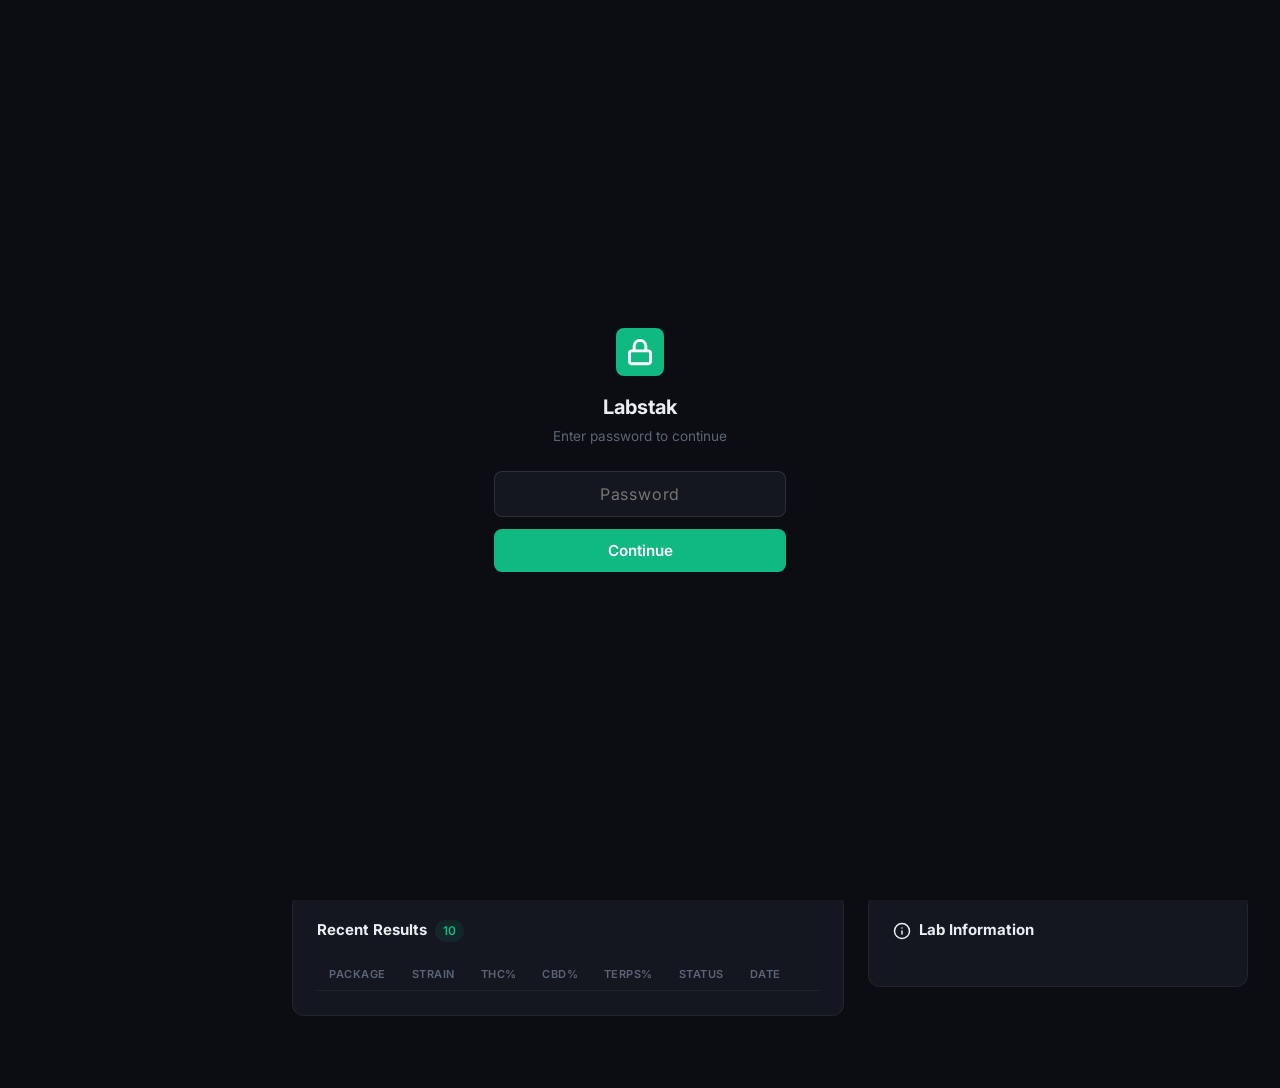
<file: lab-profile.html>
<!DOCTYPE html>
<html lang="en">
<head>
<meta charset="UTF-8">
<meta name="viewport" content="width=device-width, initial-scale=1.0">
<title>Labstak — Lab Profile</title>
<link rel="preconnect" href="https://fonts.googleapis.com">
<link rel="preconnect" href="https://fonts.gstatic.com" crossorigin>
<link href="https://fonts.googleapis.com/css2?family=Inter:wght@400;500;600;700;800&family=JetBrains+Mono:wght@400;500;600;700&display=swap" rel="stylesheet">
<link rel="stylesheet" href="shared.css">
<style>
[data-theme="light"] .kpi-card { border: 1px solid rgba(0,0,0,0.10); background: #fff; box-shadow: 0 1px 4px rgba(0,0,0,0.07); }
[data-theme="light"] .section-card { border: 1px solid rgba(0,0,0,0.10); background: #fff; box-shadow: 0 1px 4px rgba(0,0,0,0.07); }
[data-theme="light"] .results-table tr { border-bottom-color: rgba(0,0,0,0.08); }
[data-theme="light"] .results-table tbody tr:hover { background: rgba(0,0,0,0.02); }
[data-theme="light"] .lab-info-card { border: 1px solid rgba(0,0,0,0.10); background: #fff; box-shadow: 0 1px 4px rgba(0,0,0,0.07); }
[data-theme="light"] .samples-table tr { border-bottom-color: rgba(0,0,0,0.08); }
[data-theme="light"] .samples-table tbody tr:hover { background: rgba(0,0,0,0.02); }
.page { padding: 24px 32px 48px; max-width: 1280px; }

/* Back link */
.back-link {
  display: inline-flex; align-items: center; gap: 6px;
  font-size: 13px; color: var(--text-tertiary);
  text-decoration: none; cursor: pointer;
  margin-bottom: 16px;
  transition: color var(--dur-fast) var(--ease);
}
.back-link:hover { color: var(--text-secondary); }

/* Lab header */
.lab-header { margin-bottom: 28px; }
.lab-header-row {
  display: flex; align-items: center; gap: 14px;
  margin-bottom: 8px;
}
.lab-header h1 { font-size: 26px; font-weight: 800; }
.status-badge {
  display: inline-flex; align-items: center; gap: 6px;
  padding: 4px 12px; border-radius: var(--r-full);
  font-size: 12px; font-weight: 600;
  background: var(--pass-bg); color: var(--pass);
  border: 1px solid var(--pass-border);
}
.status-badge .dot {
  width: 7px; height: 7px; border-radius: 50%;
  background: currentColor;
}
.lab-meta {
  display: flex; flex-wrap: wrap; gap: 20px;
  font-size: 13px; color: var(--text-secondary);
}
.lab-meta-item { display: flex; align-items: center; gap: 6px; }
.lab-meta-item svg { width: 14px; height: 14px; opacity: 0.5; }

/* KPI Cards */
.kpi-grid {
  display: grid;
  grid-template-columns: repeat(4, 1fr);
  gap: 16px;
  margin-bottom: 28px;
}
.kpi-card {
  background: var(--bg-surface);
  border: 1px solid var(--border-subtle);
  border-radius: var(--r-lg);
  padding: 20px;
  transition: border-color var(--dur-fast) var(--ease);
}
.kpi-card:hover { border-color: var(--border-default); }
.kpi-label {
  font-size: 12px; font-weight: 600; text-transform: uppercase;
  letter-spacing: 0.5px; color: var(--text-tertiary);
  margin-bottom: 6px;
}
.kpi-value {
  font-size: 28px; font-weight: 800;
  font-family: var(--font-mono);
  color: var(--text-primary);
  line-height: 1.1;
}
.kpi-change {
  display: inline-flex; align-items: center; gap: 3px;
  font-size: 12px; font-weight: 600;
  margin-top: 6px;
}
.kpi-change.up-good { color: var(--pass); }
.kpi-change.down-good { color: var(--pass); }
.kpi-change.up-bad { color: var(--fail); }
.kpi-change.down-bad { color: var(--fail); }
.kpi-change.neutral { color: var(--text-tertiary); }

/* Section card */
.section-card {
  background: var(--bg-surface);
  border: 1px solid var(--border-subtle);
  border-radius: var(--r-lg);
  padding: 24px;
  margin-bottom: 24px;
}
.section-title {
  font-size: 15px; font-weight: 700;
  margin-bottom: 16px;
  display: flex; align-items: center; gap: 8px;
}
.section-title .count {
  font-size: 12px; font-weight: 600;
  padding: 2px 8px; border-radius: var(--r-full);
  background: var(--accent-subtle); color: var(--accent);
}

/* Active samples table */
.samples-table { width: 100%; border-collapse: collapse; }
.samples-table th {
  text-align: left; font-size: 11px; font-weight: 600;
  text-transform: uppercase; letter-spacing: 0.5px;
  color: var(--text-tertiary); padding: 8px 12px;
  border-bottom: 1px solid var(--border-subtle);
}
.samples-table td {
  padding: 12px; font-size: 13px;
  border-bottom: 1px solid var(--border-subtle);
  vertical-align: middle;
}
.samples-table tbody tr { transition: background var(--dur-fast) var(--ease); }
.samples-table tbody tr:hover { background: rgba(255,255,255,0.02); }
.samples-table tbody tr:last-child td { border-bottom: none; }

/* Stage badges */
.stage-badge {
  display: inline-flex; align-items: center; gap: 5px;
  padding: 3px 10px; border-radius: var(--r-full);
  font-size: 11px; font-weight: 600;
}
.stage-badge.testing { background: var(--info-bg); color: var(--info); border: 1px solid var(--info-border); }
.stage-badge.at-lab { background: var(--warn-bg); color: var(--warn); border: 1px solid var(--warn-border); }
.stage-badge.in-transit { background: var(--pending-bg); color: var(--text-secondary); border: 1px solid var(--border-default); }
.stage-badge.passed { background: var(--pass-bg); color: var(--pass); border: 1px solid var(--pass-border); }
.stage-badge.failed { background: var(--fail-bg); color: var(--fail); border: 1px solid var(--fail-border); }

/* SLA dots */
.sla-dot {
  width: 8px; height: 8px; border-radius: 50%;
  display: inline-block;
}
.sla-dot.on-track { background: var(--pass); box-shadow: 0 0 4px rgba(16,185,129,0.4); }
.sla-dot.at-risk { background: var(--warn); box-shadow: 0 0 4px rgba(251,191,36,0.4); }
.sla-dot.overdue { background: var(--fail); box-shadow: 0 0 4px rgba(248,113,113,0.4); }

/* Chart */
.chart-container { position: relative; width: 100%; height: 200px; }
.chart-container svg { width: 100%; height: 100%; }

/* Results table */
.results-table { width: 100%; border-collapse: collapse; }
.results-table th {
  text-align: left; font-size: 11px; font-weight: 600;
  text-transform: uppercase; letter-spacing: 0.5px;
  color: var(--text-tertiary); padding: 8px 12px;
  border-bottom: 1px solid var(--border-subtle);
}
.results-table td {
  padding: 10px 12px; font-size: 13px;
  border-bottom: 1px solid var(--border-subtle);
  vertical-align: middle;
}
.results-table tbody tr { transition: background var(--dur-fast) var(--ease); }
.results-table tbody tr:hover { background: rgba(255,255,255,0.02); }
.results-table tbody tr:last-child td { border-bottom: none; }
.results-table .mono { font-family: var(--font-mono); font-size: 12px; }

.badge-pass {
  display: inline-flex; padding: 2px 10px; border-radius: var(--r-full);
  font-size: 11px; font-weight: 600;
  background: var(--pass-bg); color: var(--pass); border: 1px solid var(--pass-border);
}
.badge-fail {
  display: inline-flex; padding: 2px 10px; border-radius: var(--r-full);
  font-size: 11px; font-weight: 600;
  background: var(--fail-bg); color: var(--fail); border: 1px solid var(--fail-border);
}
.btn-view {
  padding: 4px 12px; border-radius: var(--r-md);
  font-size: 12px; font-weight: 600;
  background: var(--accent-subtle); color: var(--accent);
  border: 1px solid var(--pass-border);
  cursor: pointer; transition: all var(--dur-fast) var(--ease);
  text-decoration: none;
}
.btn-view:hover { background: var(--accent); color: #fff; }

/* Lab info card */
.lab-info-card {
  background: var(--bg-surface);
  border: 1px solid var(--border-subtle);
  border-radius: var(--r-lg);
  padding: 24px;
  margin-bottom: 24px;
}
.info-grid {
  display: grid;
  grid-template-columns: repeat(auto-fit, minmax(200px, 1fr));
  gap: 20px;
}
.info-item { display: flex; flex-direction: column; gap: 3px; }
.info-label {
  font-size: 11px; font-weight: 600; text-transform: uppercase;
  letter-spacing: 0.5px; color: var(--text-tertiary);
}
.info-value { font-size: 14px; font-weight: 500; color: var(--text-primary); }
.info-value a { color: var(--accent); text-decoration: none; }
.info-value a:hover { text-decoration: underline; }
.integration-badge {
  display: inline-flex; align-items: center; gap: 5px;
  padding: 2px 10px; border-radius: var(--r-full);
  font-size: 12px; font-weight: 600;
  background: var(--pass-bg); color: var(--pass);
  border: 1px solid var(--pass-border);
}

/* Two column layout at bottom */
.bottom-grid {
  display: grid;
  grid-template-columns: 1fr 380px;
  gap: 24px;
  align-items: start;
}

/* Animations */
@keyframes fade-up {
  from { opacity: 0; transform: translateY(12px); }
  to { opacity: 1; transform: translateY(0); }
}
.anim-in { animation: fade-up var(--dur-base) var(--ease-out) forwards; }
.anim-delay-1 { animation-delay: 60ms; }
.anim-delay-2 { animation-delay: 120ms; }
.anim-delay-3 { animation-delay: 180ms; }
.anim-delay-4 { animation-delay: 240ms; }
.anim-delay-5 { animation-delay: 300ms; }
.anim-delay-6 { animation-delay: 360ms; }

/* Responsive */
@media (max-width: 1100px) {
  .bottom-grid { grid-template-columns: 1fr; }
  .kpi-grid { grid-template-columns: repeat(2, 1fr); }
}
@media (max-width: 768px) {
  .kpi-grid { grid-template-columns: 1fr; }
  .page { padding: 16px; }
}

</style>
</head>
<body>
<!-- ═══ MAIN ═══ -->
<main class="main" id="main">
  <div class="header">
    <div class="header-left">
      <span class="header-title" id="headerTitle">Lab Profile</span>
      <div class="sync-indicator">
        <span class="sync-dot"></span>
        <span>Synced 2m ago</span>
      </div>
    </div>
    <div class="header-right">
    <div id="header-actions"></div>
    </div>
  </div>

  <div class="page">
    <!-- Back link -->
    <a class="back-link anim-in" href="#">
      <svg width="14" height="14" viewBox="0 0 24 24" fill="none" stroke="currentColor" stroke-width="2" stroke-linecap="round"><polyline points="15 18 9 12 15 6"/></svg>
      ← All Labs
    </a>

    <!-- Lab Header -->
    <div class="lab-header anim-in anim-delay-1">
      <div class="lab-header-row">
        <h1 id="labName">Delta Testing Co</h1>
        <span class="status-badge"><span class="dot"></span> Active</span>
      </div>
      <div class="lab-meta" id="labMeta">
        <div class="lab-meta-item">
          <svg viewBox="0 0 24 24" fill="none" stroke="currentColor" stroke-width="2" stroke-linecap="round"><rect x="3" y="11" width="18" height="11" rx="2" ry="2"/><path d="M7 11V7a5 5 0 0 1 10 0v4"/></svg>
          <span id="metaLicense">License: LAB-MS-2024-0041</span>
        </div>
        <div class="lab-meta-item">
          <svg viewBox="0 0 24 24" fill="none" stroke="currentColor" stroke-width="2" stroke-linecap="round"><path d="M21 10c0 7-9 13-9 13s-9-6-9-13a9 9 0 0 1 18 0z"/><circle cx="12" cy="10" r="3"/></svg>
          <span id="metaLocation">Jackson, MS</span>
        </div>
        <div class="lab-meta-item">
          <svg viewBox="0 0 24 24" fill="none" stroke="currentColor" stroke-width="2" stroke-linecap="round"><path d="M22 16.92v3a2 2 0 0 1-2.18 2 19.79 19.79 0 0 1-8.63-3.07 19.5 19.5 0 0 1-6-6 19.79 19.79 0 0 1-3.07-8.67A2 2 0 0 1 4.11 2h3a2 2 0 0 1 2 1.72c.127.96.361 1.903.7 2.81a2 2 0 0 1-.45 2.11L8.09 9.91a16 16 0 0 0 6 6l1.27-1.27a2 2 0 0 1 2.11-.45c.907.339 1.85.573 2.81.7A2 2 0 0 1 22 16.92z"/></svg>
          <span id="metaPhone">(601) 555-0147</span>
        </div>
        <div class="lab-meta-item">
          <svg viewBox="0 0 24 24" fill="none" stroke="currentColor" stroke-width="2" stroke-linecap="round"><circle cx="12" cy="12" r="10"/><polyline points="12 6 12 12 16 14"/></svg>
          <span id="metaSync">Last sync: 2 min ago</span>
        </div>
      </div>
    </div>

    <!-- KPI Cards -->
    <div class="kpi-grid" id="kpiGrid">
      <div class="kpi-card anim-in anim-delay-2">
        <div class="kpi-label">Packages Tested</div>
        <div class="kpi-value" id="kpiPackages">89</div>
        <div class="kpi-change up-good" id="kpiPackagesChange">↑ 12 this month</div>
      </div>
      <div class="kpi-card anim-in anim-delay-2">
        <div class="kpi-label">Pass Rate</div>
        <div class="kpi-value" id="kpiPassRate">97.8%</div>
        <div class="kpi-change up-good" id="kpiPassRateChange">↑ 0.5%</div>
      </div>
      <div class="kpi-card anim-in anim-delay-3">
        <div class="kpi-label">Avg Turnaround</div>
        <div class="kpi-value" id="kpiTurnaround">3.1<span style="font-size:16px;font-weight:600;opacity:0.6"> days</span></div>
        <div class="kpi-change down-good" id="kpiTurnaroundChange">↓ 0.3d improvement</div>
      </div>
      <div class="kpi-card anim-in anim-delay-3">
        <div class="kpi-label">Avg THC%</div>
        <div class="kpi-value" id="kpiThc" style="color:var(--thc)">25.8%</div>
        <div class="kpi-change neutral" id="kpiThcChange">Across all tests</div>
      </div>
    </div>

    <!-- Active Samples -->
    <div class="section-card anim-in anim-delay-4">
      <div class="section-title">
        Active Samples
        <span class="count" id="activeSamplesCount">4</span>
      </div>
      <table class="samples-table">
        <thead>
          <tr>
            <th>Sample</th>
            <th>Metrc Tag</th>
            <th>Stage</th>
            <th>Time in Stage</th>
            <th>SLA</th>
          </tr>
        </thead>
        <tbody id="activeSamplesBody">
          <!-- Populated by JS -->
        </tbody>
      </table>
    </div>

    <!-- Testing History Chart -->
    <div class="section-card anim-in anim-delay-5">
      <div class="section-title">Testing History — 6 Months</div>
      <div class="chart-container" id="chartContainer">
        <!-- SVG chart rendered by JS -->
      </div>
    </div>

    <!-- Bottom grid: Results + Lab Info -->
    <div class="bottom-grid">
      <!-- Recent Results -->
      <div class="section-card anim-in anim-delay-5">
        <div class="section-title">
          Recent Results
          <span class="count" id="resultsCount">10</span>
        </div>
        <div style="overflow-x:auto">
          <table class="results-table">
            <thead>
              <tr>
                <th>Package</th>
                <th>Strain</th>
                <th>THC%</th>
                <th>CBD%</th>
                <th>Terps%</th>
                <th>Status</th>
                <th>Date</th>
                <th></th>
              </tr>
            </thead>
            <tbody id="resultsBody">
              <!-- Populated by JS -->
            </tbody>
          </table>
        </div>
      </div>

      <!-- Lab Info Card -->
      <div class="lab-info-card anim-in anim-delay-6" id="labInfoCard">
        <div class="section-title" style="margin-bottom:20px">
          <svg width="18" height="18" viewBox="0 0 24 24" fill="none" stroke="currentColor" stroke-width="2" stroke-linecap="round"><circle cx="12" cy="12" r="10"/><line x1="12" y1="16" x2="12" y2="12"/><line x1="12" y1="8" x2="12.01" y2="8"/></svg>
          Lab Information
        </div>
        <div class="info-grid" id="labInfoGrid">
          <!-- Populated by JS -->
        </div>
      </div>
    </div>

  </div>
</main>

<script>
// ══════════════════════════════════════════════════════════════
// DATA
// ══════════════════════════════════════════════════════════════
const labData = {
  delta: {
    name: 'Delta Testing Co',
    license: 'LAB-MS-2024-0041',
    location: 'Jackson, MS',
    address: '1247 Industrial Blvd, Jackson, MS 39201',
    phone: '(601) 555-0147',
    email: 'results@deltatesting.com',
    lastSync: '2 min ago',
    connectedSince: 'Feb 12, 2026',
    totalSyncs: 847,
    integration: 'Metrc API',
    kpi: {
      packages: 89, packagesChange: '↑ 12 this month', packagesClass: 'up-good',
      passRate: '97.8%', passRateChange: '↑ 0.5%', passRateClass: 'up-good',
      turnaround: '3.1', turnaroundChange: '↓ 0.3d improvement', turnaroundClass: 'down-good',
      thc: '25.8%', thcChange: 'Across all tests', thcClass: 'neutral'
    },
    activeSamples: [
      { name: 'White Widow Flower', tag: '1A4230100002…6891', stage: 'testing', stageLabel: 'Testing', time: '18h', sla: 'on-track' },
      { name: 'Cherry Pie Live Resin', tag: '1A4230100002…6893', stage: 'testing', stageLabel: 'Testing', time: '12h', sla: 'on-track' },
      { name: 'MAC #1 Shatter', tag: '1A4230100002…6895', stage: 'at-lab', stageLabel: 'At Lab', time: '6h', sla: 'on-track' },
      { name: 'Mimosa Flower', tag: '1A4230100002…6897', stage: 'in-transit', stageLabel: 'In Transit', time: '2h', sla: 'on-track' }
    ],
    chartData: [12, 14, 11, 16, 18, 18],
    chartLabels: ['Oct', 'Nov', 'Dec', 'Jan', 'Feb', 'Mar'],
    results: [
      { pkg: 'Purple Haze Live Rosin', strain: 'Purple Haze', thc: 78.4, cbd: 2.1, terps: 4.82, status: 'pass', date: 'Mar 4, 2026', enriched: true },
      { pkg: 'Blue Dream Flower', strain: 'Blue Dream', thc: 24.3, cbd: 0.8, terps: 3.14, status: 'pass', date: 'Mar 2, 2026', enriched: false },
      { pkg: 'Gorilla Glue #4', strain: 'Gorilla Glue #4', thc: 28.7, cbd: 1.2, terps: 3.41, status: 'pass', date: 'Feb 28, 2026', enriched: false },
      { pkg: 'Sour Diesel Pre-Roll 5pk', strain: 'Sour Diesel', thc: 21.5, cbd: 0.5, terps: 2.67, status: 'pass', date: 'Feb 25, 2026', enriched: false },
      { pkg: 'Gelato #41 Shatter', strain: 'Gelato #41', thc: 82.1, cbd: 0.9, terps: 5.21, status: 'pass', date: 'Feb 22, 2026', enriched: false },
      { pkg: 'Northern Lights Gummies', strain: 'Northern Lights', thc: 98.2, cbd: 5.1, terps: 1.4, status: 'pass', date: 'Feb 18, 2026', enriched: false },
      { pkg: 'Pineapple Express', strain: 'Pineapple Express', thc: 25.1, cbd: 0.6, terps: 3.28, status: 'pass', date: 'Feb 15, 2026', enriched: true },
      { pkg: 'Girl Scout Cookies', strain: 'GSC', thc: 26.4, cbd: 0.7, terps: 2.91, status: 'pass', date: 'Feb 12, 2026', enriched: false },
      { pkg: 'Runtz Flower', strain: 'Runtz', thc: 23.8, cbd: 0.4, terps: 3.55, status: 'pass', date: 'Feb 10, 2026', enriched: false },
      { pkg: 'Lemon Haze Cartridge', strain: 'Lemon Haze', thc: 89.3, cbd: 1.8, terps: 6.12, status: 'pass', date: 'Feb 8, 2026', enriched: false }
    ]
  },
  southern: {
    name: 'Southern Analytical',
    license: 'LAB-MS-2024-0078',
    location: 'Hattiesburg, MS',
    address: '892 Commerce Dr, Suite 200, Hattiesburg, MS 39401',
    phone: '(601) 555-0293',
    email: 'lab@southernanalytical.com',
    lastSync: '48 min ago',
    connectedSince: 'Mar 1, 2026',
    totalSyncs: 312,
    integration: 'Metrc API',
    kpi: {
      packages: 58, packagesChange: '↑ 6 this month', packagesClass: 'up-good',
      passRate: '93.1%', passRateChange: '↓ 1.2%', passRateClass: 'down-bad',
      turnaround: '4.6', turnaroundChange: '↑ 0.4d slower', turnaroundClass: 'up-bad',
      thc: '24.2%', thcChange: 'Across all tests', thcClass: 'neutral'
    },
    activeSamples: [
      { name: 'Durban Poison Gummies', tag: '1A4230100002…7102', stage: 'testing', stageLabel: 'Testing', time: '1d 6h', sla: 'at-risk' },
      { name: 'Tangie Haze Flower', tag: '1A4230100002…7104', stage: 'at-lab', stageLabel: 'At Lab', time: '8h', sla: 'on-track' },
      { name: 'Banana Kush Flower', tag: '1A4230100002…7106', stage: 'at-lab', stageLabel: 'At Lab', time: '4h', sla: 'on-track' }
    ],
    chartData: [8, 9, 7, 10, 12, 12],
    chartLabels: ['Oct', 'Nov', 'Dec', 'Jan', 'Feb', 'Mar'],
    results: [
      { pkg: 'Wedding Cake Distillate', strain: 'Wedding Cake', thc: 45.2, cbd: 0.3, terps: 1.87, status: 'fail', date: 'Feb 27, 2026', enriched: false },
      { pkg: 'Jack Herer Flower', strain: 'Jack Herer', thc: 22.8, cbd: 1.4, terps: 2.71, status: 'pass', date: 'Feb 20, 2026', enriched: true },
      { pkg: 'Granddaddy Purple', strain: 'GDP', thc: 20.4, cbd: 0.9, terps: 2.34, status: 'pass', date: 'Feb 16, 2026', enriched: false },
      { pkg: 'Strawberry Cough Cart', strain: 'Strawberry Cough', thc: 85.7, cbd: 1.1, terps: 4.63, status: 'pass', date: 'Feb 13, 2026', enriched: false },
      { pkg: 'Skywalker OG Shatter', strain: 'Skywalker OG', thc: 79.8, cbd: 0.6, terps: 3.92, status: 'fail', date: 'Feb 10, 2026', enriched: false },
      { pkg: 'Maui Wowie Flower', strain: 'Maui Wowie', thc: 19.6, cbd: 0.8, terps: 2.18, status: 'pass', date: 'Feb 7, 2026', enriched: false },
      { pkg: 'Green Crack Pre-Roll', strain: 'Green Crack', thc: 22.1, cbd: 0.5, terps: 2.45, status: 'pass', date: 'Feb 4, 2026', enriched: false },
      { pkg: 'Trainwreck Flower', strain: 'Trainwreck', thc: 24.9, cbd: 0.7, terps: 3.08, status: 'pass', date: 'Feb 1, 2026', enriched: false }
    ]
  }
};

// ══════════════════════════════════════════════════════════════
// RENDER
// ══════════════════════════════════════════════════════════════
function getLabParam() {
  const params = new URLSearchParams(window.location.search);
  const lab = params.get('lab');
  return (lab === 'southern') ? 'southern' : 'delta';
}

function renderPage() {
  const labKey = getLabParam();
  const lab = labData[labKey];

  // Page title
  document.title = lab.name + ' — Labstak';
  document.getElementById('headerTitle').textContent = lab.name;

  // Sidebar active lab
  document.getElementById('lab-delta').classList.toggle('active', labKey === 'delta');
  document.getElementById('lab-southern').classList.toggle('active', labKey === 'southern');

  // Header
  document.getElementById('labName').textContent = lab.name;
  document.getElementById('metaLicense').textContent = 'License: ' + lab.license;
  document.getElementById('metaLocation').textContent = lab.location;
  document.getElementById('metaPhone').textContent = lab.phone;
  document.getElementById('metaSync').textContent = 'Last sync: ' + lab.lastSync;

  // KPIs
  document.getElementById('kpiPackages').textContent = lab.kpi.packages;
  document.getElementById('kpiPackagesChange').textContent = lab.kpi.packagesChange;
  document.getElementById('kpiPackagesChange').className = 'kpi-change ' + lab.kpi.packagesClass;
  document.getElementById('kpiPassRate').textContent = lab.kpi.passRate;
  document.getElementById('kpiPassRateChange').textContent = lab.kpi.passRateChange;
  document.getElementById('kpiPassRateChange').className = 'kpi-change ' + lab.kpi.passRateClass;
  document.getElementById('kpiTurnaround').innerHTML = lab.kpi.turnaround + '<span style="font-size:16px;font-weight:600;opacity:0.6"> days</span>';
  document.getElementById('kpiTurnaroundChange').textContent = lab.kpi.turnaroundChange;
  document.getElementById('kpiTurnaroundChange').className = 'kpi-change ' + lab.kpi.turnaroundClass;
  document.getElementById('kpiThc').textContent = lab.kpi.thc;
  document.getElementById('kpiThcChange').textContent = lab.kpi.thcChange;
  document.getElementById('kpiThcChange').className = 'kpi-change ' + lab.kpi.thcClass;

  // Active Samples
  document.getElementById('activeSamplesCount').textContent = lab.activeSamples.length;
  const samplesBody = document.getElementById('activeSamplesBody');
  samplesBody.innerHTML = lab.activeSamples.map(s => `
    <tr>
      <td style="font-weight:600">${s.name}</td>
      <td><span style="font-family:var(--font-mono);font-size:12px;color:var(--text-secondary)">${s.tag}</span></td>
      <td><span class="stage-badge ${s.stage}">${s.stageLabel}</span></td>
      <td style="font-family:var(--font-mono);font-size:12px">${s.time}</td>
      <td><span class="sla-dot ${s.sla}" title="${s.sla.replace('-',' ')}"></span></td>
    </tr>
  `).join('');

  // Chart
  renderChart(lab.chartData, lab.chartLabels);

  // Results
  document.getElementById('resultsCount').textContent = lab.results.length;
  const resultsBody = document.getElementById('resultsBody');
  resultsBody.innerHTML = lab.results.map(r => `
    <tr>
      <td style="font-weight:600">${r.pkg}${r.enriched ? ' <span title="Enriched with COA data" style="cursor:help">🔬</span>' : ''}</td>
      <td style="color:var(--text-secondary)">${r.strain}</td>
      <td class="mono" style="color:var(--thc)">${r.thc}%</td>
      <td class="mono" style="color:var(--cbd)">${r.cbd}%</td>
      <td class="mono" style="color:var(--terps)">${r.terps}%</td>
      <td><span class="badge-${r.status}">${r.status === 'pass' ? 'Pass' : 'Fail'}</span></td>
      <td style="color:var(--text-secondary);font-size:12px">${r.date}</td>
      <td><a class="btn-view" href="#">View</a></td>
    </tr>
  `).join('');

  // Lab Info Card
  const infoGrid = document.getElementById('labInfoGrid');
  infoGrid.innerHTML = `
    <div class="info-item">
      <span class="info-label">Full Name</span>
      <span class="info-value">${lab.name}</span>
    </div>
    <div class="info-item">
      <span class="info-label">License Number</span>
      <span class="info-value" style="font-family:var(--font-mono)">${lab.license}</span>
    </div>
    <div class="info-item" style="grid-column: span 2">
      <span class="info-label">Address</span>
      <span class="info-value">${lab.address}</span>
    </div>
    <div class="info-item">
      <span class="info-label">Phone</span>
      <span class="info-value"><a href="tel:${lab.phone}">${lab.phone}</a></span>
    </div>
    <div class="info-item">
      <span class="info-label">Email</span>
      <span class="info-value"><a href="mailto:${lab.email}">${lab.email}</a></span>
    </div>
    <div class="info-item">
      <span class="info-label">Integration</span>
      <span class="info-value"><span class="integration-badge">${lab.integration}</span></span>
    </div>
    <div class="info-item">
      <span class="info-label">Connected Since</span>
      <span class="info-value">${lab.connectedSince}</span>
    </div>
    <div class="info-item">
      <span class="info-label">Total Syncs</span>
      <span class="info-value" style="font-family:var(--font-mono)">${lab.totalSyncs.toLocaleString()}</span>
    </div>
  `;
}

function renderChart(data, labels) {
  const container = document.getElementById('chartContainer');
  const maxVal = Math.max(...data) + 4;
  const w = 700, h = 180, padL = 40, padR = 20, padT = 16, padB = 32;
  const plotW = w - padL - padR;
  const plotH = h - padT - padB;

  const points = data.map((v, i) => {
    const x = padL + (i / (data.length - 1)) * plotW;
    const y = padT + plotH - (v / maxVal) * plotH;
    return { x, y, v };
  });

  const polyline = points.map(p => `${p.x},${p.y}`).join(' ');
  const gradientPoints = `${points[0].x},${padT + plotH} ${polyline} ${points[points.length-1].x},${padT + plotH}`;

  // Grid lines
  const gridLines = [0, 0.25, 0.5, 0.75, 1].map(frac => {
    const y = padT + plotH - frac * plotH;
    const val = Math.round(frac * maxVal);
    return `<line x1="${padL}" y1="${y}" x2="${w - padR}" y2="${y}" stroke="var(--border-subtle)" stroke-dasharray="4,4"/>
            <text x="${padL - 8}" y="${y + 4}" text-anchor="end" fill="var(--text-tertiary)" font-size="11" font-family="var(--font-mono)">${val}</text>`;
  }).join('');

  // X labels
  const xLabels = labels.map((label, i) => {
    const x = padL + (i / (labels.length - 1)) * plotW;
    return `<text x="${x}" y="${h - 4}" text-anchor="middle" fill="var(--text-tertiary)" font-size="11" font-family="var(--font-sans)">${label}</text>`;
  }).join('');

  // Data point circles
  const dots = points.map(p =>
    `<circle cx="${p.x}" cy="${p.y}" r="4" fill="var(--accent)" stroke="var(--bg-surface)" stroke-width="2"/>
     <text x="${p.x}" y="${p.y - 10}" text-anchor="middle" fill="var(--text-secondary)" font-size="11" font-weight="600" font-family="var(--font-mono)">${p.v}</text>`
  ).join('');

  container.innerHTML = `
    <svg viewBox="0 0 ${w} ${h}" preserveAspectRatio="xMidYMid meet">
      <defs>
        <linearGradient id="chartGrad" x1="0" y1="0" x2="0" y2="1">
          <stop offset="0%" stop-color="var(--accent)" stop-opacity="0.25"/>
          <stop offset="100%" stop-color="var(--accent)" stop-opacity="0.02"/>
        </linearGradient>
      </defs>
      ${gridLines}
      ${xLabels}
      <polygon points="${gradientPoints}" fill="url(#chartGrad)"/>
      <polyline points="${polyline}" fill="none" stroke="var(--accent)" stroke-width="2.5" stroke-linecap="round" stroke-linejoin="round"/>
      ${dots}
    </svg>
  `;
}

// ══════════════════════════════════════════════════════════════
// THEME + SIDEBAR
// ══════════════════════════════════════════════════════════════


// ══════════════════════════════════════════════════════════════
// INIT
// ══════════════════════════════════════════════════════════════
document.addEventListener('DOMContentLoaded', function() {

  // Render page
  renderPage();
});
</script>


<script src="shared.js"></script>
<script>LabstakShared.init({ page: 'lab-delta', title: 'Lab Profile' });</script>
</body>
</html>
</file>
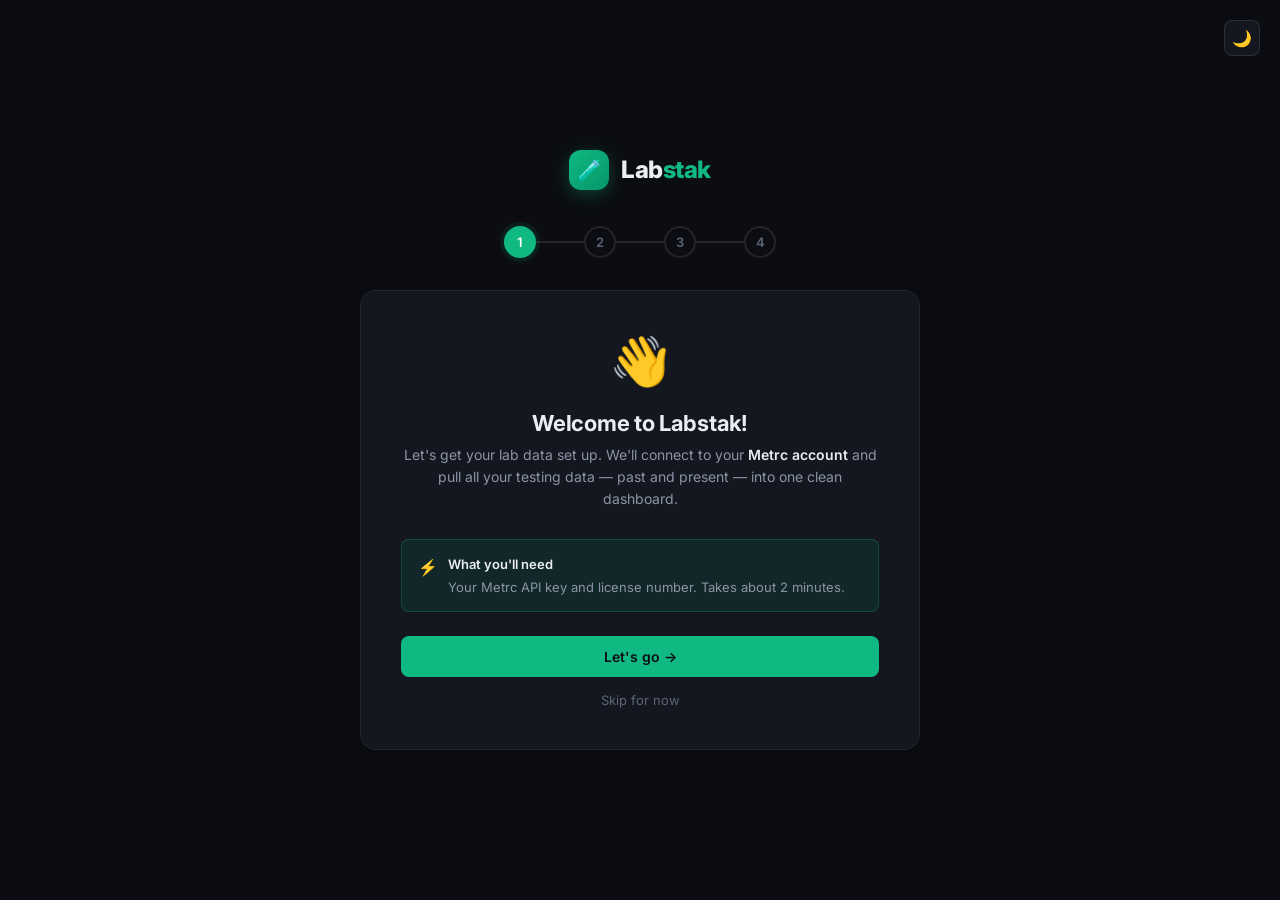
<file: onboarding-wizard.html>
<!DOCTYPE html>
<html lang="en">
<head>
<meta charset="UTF-8">
<meta name="viewport" content="width=device-width, initial-scale=1.0">
<title>Labstak — Onboarding</title>
<link rel="preconnect" href="https://fonts.googleapis.com">
<link rel="preconnect" href="https://fonts.gstatic.com" crossorigin>
<link href="https://fonts.googleapis.com/css2?family=Inter:wght@400;500;600;700;800&family=JetBrains+Mono:wght@400;500;600;700&display=swap" rel="stylesheet">
<style>
/* ══════════════════════════════════════════════════════════════
   LABSTAK DESIGN SYSTEM TOKENS
   ══════════════════════════════════════════════════════════════ */
:root {
  --bg-body: #0B0D12;
  --bg-surface: #141720;
  --bg-elevated: #1C2029;
  --bg-overlay: #242933;
  --bg-float: #2D333F;
  --text-primary: #EAEDF2;
  --text-secondary: #8B95A6;
  --text-tertiary: #5C6578;
  --text-disabled: #3D4555;
  --border-subtle: rgba(255,255,255,0.06);
  --border-default: rgba(255,255,255,0.10);
  --border-strong: rgba(255,255,255,0.16);
  --accent: #10B981;
  --accent-hover: #34D399;
  --accent-subtle: rgba(16,185,129,0.10);
  --thc: #F59E0B;
  --thc-subtle: rgba(245,158,11,0.10);
  --cbd: #60A5FA;
  --pass: #10B981;
  --pass-bg: rgba(16,185,129,0.10);
  --pass-border: rgba(16,185,129,0.25);
  --fail: #F87171;
  --fail-bg: rgba(248,113,113,0.10);
  --fail-border: rgba(248,113,113,0.25);
  --warn: #FBBF24;
  --warn-bg: rgba(251,191,36,0.10);
  --warn-border: rgba(251,191,36,0.25);
  --info: #60A5FA;
  --info-bg: rgba(96,165,250,0.10);
  --font-sans: 'Inter', -apple-system, BlinkMacSystemFont, sans-serif;
  --font-mono: 'JetBrains Mono', 'Fira Code', monospace;
  --dur-instant: 80ms;
  --dur-fast: 150ms;
  --dur-base: 250ms;
  --dur-slow: 350ms;
  --dur-emphasis: 500ms;
  --ease: cubic-bezier(0.4, 0, 0.2, 1);
  --ease-out: cubic-bezier(0.16, 1, 0.3, 1);
  --r-sm: 4px;
  --r-md: 8px;
  --r-lg: 12px;
  --r-xl: 16px;
  --r-full: 9999px;
}

/* ══════════════════════════════════════════════════════════════
   LIGHT THEME
   ══════════════════════════════════════════════════════════════ */
[data-theme="light"] {
  --bg-body: #F5F6F8;
  --bg-surface: #FFFFFF;
  --bg-elevated: #F0F1F4;
  --bg-overlay: #E8E9ED;
  --bg-float: #DDDEE3;
  --text-primary: #1A1D26;
  --text-secondary: #5C6478;
  --text-tertiary: #8B92A5;
  --text-disabled: #B8BDC9;
  --border-subtle: rgba(0,0,0,0.06);
  --border-default: rgba(0,0,0,0.10);
  --border-strong: rgba(0,0,0,0.16);
  --accent-subtle: rgba(16,185,129,0.08);
  --thc-subtle: rgba(245,158,11,0.08);
  --pass-bg: rgba(16,185,129,0.08);
  --pass-border: rgba(16,185,129,0.20);
  --fail-bg: rgba(248,113,113,0.08);
  --fail-border: rgba(248,113,113,0.20);
  --warn-bg: rgba(251,191,36,0.08);
  --warn-border: rgba(251,191,36,0.20);
  --info-bg: rgba(96,165,250,0.08);
}
[data-theme="light"] .wizard-card {
  border: 1px solid rgba(0,0,0,0.12);
  box-shadow: 0 4px 24px rgba(0,0,0,0.08);
}
[data-theme="light"] .form-input {
  background: #fff;
  border-color: rgba(0,0,0,0.15);
  color: var(--text-primary);
}
[data-theme="light"] .form-input:focus {
  border-color: var(--accent);
  box-shadow: 0 0 0 3px rgba(16,185,129,0.12);
}
[data-theme="light"] .form-select {
  background-color: #fff;
  border-color: rgba(0,0,0,0.15);
  color: var(--text-primary);
}
[data-theme="light"] .help-toggle {
  background: var(--bg-elevated);
  border-color: rgba(0,0,0,0.10);
}
[data-theme="light"] .help-content {
  background: var(--bg-elevated);
  border-color: rgba(0,0,0,0.10);
}
[data-theme="light"] .step-instruction {
  background: var(--bg-elevated);
  border-color: rgba(0,0,0,0.08);
}
[data-theme="light"] .result-card {
  background: var(--bg-elevated);
  border-color: rgba(0,0,0,0.10);
}
[data-theme="light"] .sync-log {
  background: var(--bg-elevated);
  border-color: rgba(0,0,0,0.08);
}
[data-theme="light"] .btn-primary { color: #fff; }
[data-theme="light"] .progress-track { background: rgba(0,0,0,0.08); }

/* ══════════════════════════════════════════════════════════════
   BASE RESET
   ══════════════════════════════════════════════════════════════ */
*, *::before, *::after { margin: 0; padding: 0; box-sizing: border-box; }
html { font-size: 16px; -webkit-font-smoothing: antialiased; }
body {
  font-family: var(--font-sans);
  background: var(--bg-body);
  color: var(--text-primary);
  min-height: 100vh;
  display: flex;
  flex-direction: column;
  align-items: center;
  justify-content: center;
  padding: 24px;
  transition: background var(--dur-base) var(--ease), color var(--dur-base) var(--ease);
}

/* ══════════════════════════════════════════════════════════════
   THEME TOGGLE
   ══════════════════════════════════════════════════════════════ */
.theme-toggle {
  position: fixed;
  top: 20px;
  right: 20px;
  width: 36px;
  height: 36px;
  border-radius: var(--r-md);
  border: 1px solid var(--border-default);
  background: var(--bg-surface);
  color: var(--text-secondary);
  cursor: pointer;
  display: flex;
  align-items: center;
  justify-content: center;
  font-size: 16px;
  transition: all var(--dur-fast) var(--ease);
  z-index: 100;
}
.theme-toggle:hover {
  border-color: var(--accent);
  color: var(--accent);
}

/* ══════════════════════════════════════════════════════════════
   WIZARD LAYOUT
   ══════════════════════════════════════════════════════════════ */
.wizard-wrapper {
  width: 100%;
  max-width: 560px;
}

/* Logo */
.wizard-logo {
  display: flex;
  align-items: center;
  justify-content: center;
  gap: 12px;
  margin-bottom: 36px;
}
.logo-mark {
  width: 40px;
  height: 40px;
  border-radius: var(--r-lg);
  background: linear-gradient(135deg, #10B981 0%, #059669 100%);
  display: flex;
  align-items: center;
  justify-content: center;
  font-size: 20px;
  box-shadow: 0 4px 16px rgba(16,185,129,0.3);
}
.logo-text {
  font-size: 24px;
  font-weight: 800;
  letter-spacing: -0.5px;
}
.logo-text span { color: var(--accent); }

/* Step indicator */
.step-indicator {
  display: flex;
  align-items: center;
  justify-content: center;
  gap: 0;
  margin-bottom: 32px;
}
.step-dot {
  width: 32px;
  height: 32px;
  border-radius: var(--r-full);
  display: flex;
  align-items: center;
  justify-content: center;
  font-size: 13px;
  font-weight: 600;
  transition: all var(--dur-base) var(--ease);
  border: 2px solid var(--border-default);
  background: transparent;
  color: var(--text-tertiary);
  position: relative;
  flex-shrink: 0;
}
.step-dot.active {
  border-color: var(--accent);
  background: var(--accent);
  color: #fff;
  box-shadow: 0 0 0 4px var(--accent-subtle);
}
.step-dot.completed {
  border-color: var(--accent);
  background: var(--accent-subtle);
  color: var(--accent);
}
.step-connector {
  width: 48px;
  height: 2px;
  background: var(--border-default);
  transition: background var(--dur-base) var(--ease);
  flex-shrink: 0;
}
.step-connector.completed {
  background: var(--accent);
}

/* Wizard card */
.wizard-card {
  background: var(--bg-surface);
  border: 1px solid var(--border-subtle);
  border-radius: var(--r-xl);
  padding: 40px;
  box-shadow: 0 4px 24px rgba(0,0,0,0.2);
  transition: all var(--dur-base) var(--ease);
}

/* ══════════════════════════════════════════════════════════════
   STEP CONTENT
   ══════════════════════════════════════════════════════════════ */
.step { display: none; }
.step.active { display: block; animation: fadeIn var(--dur-base) var(--ease-out); }

@keyframes fadeIn {
  from { opacity: 0; transform: translateY(8px); }
  to { opacity: 1; transform: translateY(0); }
}

.step-icon {
  font-size: 48px;
  text-align: center;
  margin-bottom: 20px;
}
.step-title {
  font-size: 22px;
  font-weight: 700;
  text-align: center;
  margin-bottom: 8px;
  letter-spacing: -0.3px;
}
.step-desc {
  color: var(--text-secondary);
  font-size: 14px;
  line-height: 1.6;
  text-align: center;
  margin-bottom: 28px;
}
.step-desc strong { color: var(--text-primary); font-weight: 600; }

/* ══════════════════════════════════════════════════════════════
   FORM ELEMENTS
   ══════════════════════════════════════════════════════════════ */
.form-group {
  margin-bottom: 20px;
}
.form-label {
  display: block;
  font-size: 13px;
  font-weight: 600;
  color: var(--text-secondary);
  margin-bottom: 6px;
  letter-spacing: 0.3px;
  text-transform: uppercase;
}
.form-input {
  width: 100%;
  padding: 12px 14px;
  font-size: 14px;
  font-family: var(--font-sans);
  background: var(--bg-elevated);
  border: 1px solid var(--border-default);
  border-radius: var(--r-md);
  color: var(--text-primary);
  transition: all var(--dur-fast) var(--ease);
  outline: none;
}
.form-input:focus {
  border-color: var(--accent);
  box-shadow: 0 0 0 3px var(--accent-subtle);
}
.form-input::placeholder {
  color: var(--text-tertiary);
}
.form-input.mono {
  font-family: var(--font-mono);
  font-size: 13px;
  letter-spacing: 0.5px;
}
.form-hint {
  font-size: 12px;
  color: var(--text-tertiary);
  margin-top: 4px;
  line-height: 1.5;
}
.form-select {
  width: 100%;
  padding: 12px 14px;
  font-size: 14px;
  font-family: var(--font-sans);
  background: var(--bg-elevated);
  border: 1px solid var(--border-default);
  border-radius: var(--r-md);
  color: var(--text-primary);
  transition: all var(--dur-fast) var(--ease);
  outline: none;
  cursor: pointer;
  -webkit-appearance: none;
  appearance: none;
  background-image: url("data:image/svg+xml,%3Csvg width='12' height='8' viewBox='0 0 12 8' fill='none' xmlns='http://www.w3.org/2000/svg'%3E%3Cpath d='M1 1.5L6 6.5L11 1.5' stroke='%238B95A6' stroke-width='1.5' stroke-linecap='round' stroke-linejoin='round'/%3E%3C/svg%3E");
  background-repeat: no-repeat;
  background-position: right 14px center;
  padding-right: 36px;
}
.form-select:focus {
  border-color: var(--accent);
  box-shadow: 0 0 0 3px var(--accent-subtle);
}

/* Error state */
.form-input.error,
.form-select.error {
  border-color: var(--fail);
  box-shadow: 0 0 0 3px var(--fail-bg);
}
.form-error {
  font-size: 12px;
  color: var(--fail);
  margin-top: 6px;
  display: none;
  align-items: center;
  gap: 4px;
}
.form-error.visible { display: flex; }

/* Help expandable */
.help-toggle {
  display: inline-flex;
  align-items: center;
  gap: 6px;
  padding: 8px 14px;
  font-size: 13px;
  font-weight: 500;
  color: var(--accent);
  background: var(--accent-subtle);
  border: 1px solid var(--pass-border);
  border-radius: var(--r-md);
  cursor: pointer;
  transition: all var(--dur-fast) var(--ease);
  margin-bottom: 16px;
}
.help-toggle:hover {
  background: rgba(16,185,129,0.15);
}
.help-toggle .arrow {
  transition: transform var(--dur-fast) var(--ease);
  font-size: 10px;
}
.help-toggle.open .arrow {
  transform: rotate(180deg);
}
.help-content {
  display: none;
  background: var(--bg-elevated);
  border: 1px solid var(--border-subtle);
  border-radius: var(--r-md);
  padding: 16px;
  margin-bottom: 20px;
  animation: fadeIn var(--dur-fast) var(--ease);
}
.help-content.visible { display: block; }
.step-instruction {
  display: flex;
  gap: 12px;
  padding: 10px 0;
  border-bottom: 1px solid var(--border-subtle);
  font-size: 13px;
  line-height: 1.5;
  color: var(--text-secondary);
}
.step-instruction:last-child { border-bottom: none; padding-bottom: 0; }
.step-instruction:first-child { padding-top: 0; }
.step-num {
  width: 22px;
  height: 22px;
  border-radius: var(--r-full);
  background: var(--accent-subtle);
  color: var(--accent);
  display: flex;
  align-items: center;
  justify-content: center;
  font-size: 11px;
  font-weight: 700;
  flex-shrink: 0;
  margin-top: 1px;
}

/* ══════════════════════════════════════════════════════════════
   BUTTONS
   ══════════════════════════════════════════════════════════════ */
.btn {
  display: inline-flex;
  align-items: center;
  justify-content: center;
  gap: 8px;
  padding: 12px 24px;
  font-size: 14px;
  font-weight: 600;
  font-family: var(--font-sans);
  border: none;
  border-radius: var(--r-md);
  cursor: pointer;
  transition: all var(--dur-fast) var(--ease);
  outline: none;
  text-decoration: none;
}
.btn-primary {
  background: var(--accent);
  color: #0B0D12;
  width: 100%;
}
.btn-primary:hover {
  background: var(--accent-hover);
  transform: translateY(-1px);
  box-shadow: 0 4px 16px rgba(16,185,129,0.3);
}
.btn-primary:active {
  transform: translateY(0);
}
.btn-primary:disabled {
  opacity: 0.5;
  cursor: not-allowed;
  transform: none;
  box-shadow: none;
}
.btn-secondary {
  background: transparent;
  color: var(--text-secondary);
  border: 1px solid var(--border-default);
  width: 100%;
}
.btn-secondary:hover {
  border-color: var(--accent);
  color: var(--accent);
}
.btn-row {
  display: flex;
  gap: 12px;
  margin-top: 8px;
}
.btn-row .btn { flex: 1; }

/* ══════════════════════════════════════════════════════════════
   STEP 3 — SYNCING
   ══════════════════════════════════════════════════════════════ */
.sync-visual {
  display: flex;
  flex-direction: column;
  align-items: center;
  gap: 24px;
  margin-bottom: 28px;
}

/* Animated spinner */
.sync-spinner {
  width: 80px;
  height: 80px;
  position: relative;
}
.sync-spinner-ring {
  width: 80px;
  height: 80px;
  border-radius: 50%;
  border: 3px solid var(--border-subtle);
  border-top-color: var(--accent);
  animation: spin 1s linear infinite;
  position: absolute;
}
.sync-spinner-icon {
  position: absolute;
  inset: 0;
  display: flex;
  align-items: center;
  justify-content: center;
  font-size: 28px;
}
@keyframes spin { to { transform: rotate(360deg); } }

/* Progress bar */
.progress-wrap {
  width: 100%;
}
.progress-label {
  display: flex;
  justify-content: space-between;
  font-size: 13px;
  margin-bottom: 8px;
}
.progress-label-left { color: var(--text-secondary); font-weight: 500; }
.progress-label-right { color: var(--accent); font-weight: 600; font-family: var(--font-mono); font-size: 12px; }
.progress-track {
  width: 100%;
  height: 8px;
  border-radius: var(--r-full);
  background: var(--border-subtle);
  overflow: hidden;
}
.progress-fill {
  height: 100%;
  border-radius: var(--r-full);
  background: linear-gradient(90deg, #10B981, #34D399);
  transition: width 0.6s var(--ease-out);
  position: relative;
}
.progress-fill::after {
  content: '';
  position: absolute;
  top: 0;
  left: 0;
  right: 0;
  bottom: 0;
  background: linear-gradient(90deg, transparent, rgba(255,255,255,0.2), transparent);
  animation: shimmer 1.5s ease-in-out infinite;
}
@keyframes shimmer {
  0% { transform: translateX(-100%); }
  100% { transform: translateX(100%); }
}

/* Sync counters */
.sync-counters {
  display: grid;
  grid-template-columns: 1fr 1fr;
  gap: 12px;
  width: 100%;
}
.sync-counter {
  text-align: center;
  padding: 12px;
  background: var(--bg-elevated);
  border-radius: var(--r-md);
  border: 1px solid var(--border-subtle);
}
.sync-counter-num {
  font-size: 24px;
  font-weight: 700;
  font-family: var(--font-mono);
  color: var(--accent);
  line-height: 1;
  margin-bottom: 4px;
}
.sync-counter-label {
  font-size: 11px;
  font-weight: 500;
  color: var(--text-tertiary);
  text-transform: uppercase;
  letter-spacing: 0.5px;
}

/* Sync log */
.sync-log {
  width: 100%;
  background: var(--bg-elevated);
  border: 1px solid var(--border-subtle);
  border-radius: var(--r-md);
  padding: 12px 14px;
  max-height: 120px;
  overflow-y: auto;
  margin-bottom: 16px;
}
.sync-log-entry {
  font-family: var(--font-mono);
  font-size: 11px;
  color: var(--text-tertiary);
  line-height: 1.8;
  display: flex;
  align-items: center;
  gap: 8px;
}
.sync-log-entry .check { color: var(--accent); }
.sync-log-entry .spinner-sm {
  display: inline-block;
  width: 12px;
  height: 12px;
  border: 2px solid var(--border-default);
  border-top-color: var(--accent);
  border-radius: 50%;
  animation: spin 0.8s linear infinite;
}
.sync-time-note {
  font-size: 12px;
  color: var(--text-tertiary);
  text-align: center;
}

/* ══════════════════════════════════════════════════════════════
   STEP 4 — DONE
   ══════════════════════════════════════════════════════════════ */
.done-celebration {
  text-align: center;
  margin-bottom: 24px;
}
.done-icon {
  font-size: 64px;
  margin-bottom: 8px;
  animation: bounceIn 0.6s var(--ease-out);
}
@keyframes bounceIn {
  0% { transform: scale(0); opacity: 0; }
  50% { transform: scale(1.15); }
  100% { transform: scale(1); opacity: 1; }
}

.done-stats {
  display: grid;
  grid-template-columns: 1fr 1fr 1fr;
  gap: 12px;
  margin-bottom: 24px;
}
.done-stat {
  text-align: center;
  padding: 16px 8px;
  background: var(--bg-elevated);
  border-radius: var(--r-md);
  border: 1px solid var(--border-subtle);
}
.done-stat-num {
  font-size: 28px;
  font-weight: 800;
  font-family: var(--font-mono);
  line-height: 1;
  margin-bottom: 4px;
}
.done-stat-num.green { color: var(--accent); }
.done-stat-num.amber { color: var(--thc); }
.done-stat-num.blue { color: var(--cbd); }
.done-stat-label {
  font-size: 11px;
  color: var(--text-tertiary);
  text-transform: uppercase;
  letter-spacing: 0.5px;
  font-weight: 500;
}

/* Result preview cards */
.result-previews {
  display: flex;
  flex-direction: column;
  gap: 10px;
  margin-bottom: 28px;
}
.result-card {
  display: flex;
  align-items: center;
  gap: 14px;
  padding: 14px 16px;
  background: var(--bg-elevated);
  border: 1px solid var(--border-subtle);
  border-radius: var(--r-md);
  transition: border-color var(--dur-fast) var(--ease);
}
.result-card:hover { border-color: var(--border-strong); }
.result-badge {
  width: 36px;
  height: 36px;
  border-radius: var(--r-md);
  display: flex;
  align-items: center;
  justify-content: center;
  font-size: 14px;
  font-weight: 700;
  flex-shrink: 0;
}
.result-badge.pass {
  background: var(--pass-bg);
  color: var(--pass);
  border: 1px solid var(--pass-border);
}
.result-badge.fail {
  background: var(--fail-bg);
  color: var(--fail);
  border: 1px solid var(--fail-border);
}
.result-info { flex: 1; min-width: 0; }
.result-name {
  font-size: 14px;
  font-weight: 600;
  white-space: nowrap;
  overflow: hidden;
  text-overflow: ellipsis;
}
.result-meta {
  font-size: 12px;
  color: var(--text-tertiary);
  margin-top: 2px;
}
.result-thc {
  font-size: 14px;
  font-weight: 700;
  font-family: var(--font-mono);
  color: var(--thc);
  flex-shrink: 0;
}

/* ══════════════════════════════════════════════════════════════
   CONFETTI
   ══════════════════════════════════════════════════════════════ */
.confetti-container {
  position: fixed;
  inset: 0;
  pointer-events: none;
  overflow: hidden;
  z-index: 50;
}
.confetti-piece {
  position: absolute;
  width: 8px;
  height: 8px;
  border-radius: 2px;
  top: -10px;
  animation: confettiFall linear forwards;
}
@keyframes confettiFall {
  0% { transform: translateY(0) rotate(0deg); opacity: 1; }
  100% { transform: translateY(100vh) rotate(720deg); opacity: 0; }
}

/* ══════════════════════════════════════════════════════════════
   MOBILE
   ══════════════════════════════════════════════════════════════ */
@media (max-width: 600px) {
  body { padding: 16px; }
  .wizard-card { padding: 24px; }
  .step-title { font-size: 19px; }
  .done-stats { grid-template-columns: 1fr; gap: 8px; }
  .sync-counters { grid-template-columns: 1fr; }
  .btn-row { flex-direction: column; }
}
</style>
</head>
<body>

<!-- Theme toggle -->
<button class="theme-toggle" onclick="toggleTheme()" title="Toggle theme">🌙</button>

<div class="wizard-wrapper">
  <!-- Logo -->
  <div class="wizard-logo">
    <div class="logo-mark">🧪</div>
    <div class="logo-text">Lab<span>stak</span></div>
  </div>

  <!-- Step indicator -->
  <div class="step-indicator">
    <div class="step-dot active" data-step="1">1</div>
    <div class="step-connector" data-connector="1"></div>
    <div class="step-dot" data-step="2">2</div>
    <div class="step-connector" data-connector="2"></div>
    <div class="step-dot" data-step="3">3</div>
    <div class="step-connector" data-connector="3"></div>
    <div class="step-dot" data-step="4">4</div>
  </div>

  <!-- Wizard card -->
  <div class="wizard-card">

    <!-- ═══ STEP 1: WELCOME ═══ -->
    <div class="step active" id="step-1">
      <div class="step-icon">👋</div>
      <div class="step-title">Welcome to Labstak!</div>
      <div class="step-desc">
        Let's get your lab data set up. We'll connect to your <strong>Metrc account</strong> 
        and pull all your testing data — past and present — into one clean dashboard.
      </div>
      <div style="background: var(--accent-subtle); border: 1px solid var(--pass-border); border-radius: var(--r-md); padding: 14px 16px; margin-bottom: 24px;">
        <div style="display: flex; align-items: flex-start; gap: 10px; font-size: 13px; line-height: 1.6;">
          <span style="font-size: 16px; flex-shrink: 0; margin-top: 1px;">⚡</span>
          <div>
            <div style="font-weight: 600; color: var(--text-primary); margin-bottom: 2px;">What you'll need</div>
            <div style="color: var(--text-secondary);">Your Metrc API key and license number. Takes about 2 minutes.</div>
          </div>
        </div>
      </div>
      <button class="btn btn-primary" onclick="goToStep(2)">
        Let's go →
      </button>
      <div style="text-align:center;margin-top:12px">
        <a href="app.html#connections" style="font-size:13px;color:var(--text-tertiary);text-decoration:none;transition:color 0.15s;">Skip for now</a>
      </div>
    </div>

    <!-- ═══ STEP 2: CONNECT METRC ═══ -->
    <div class="step" id="step-2">
      <div class="step-icon">🔗</div>
      <div class="step-title">Connect Metrc</div>
      <div class="step-desc">
        Enter your Metrc API credentials to link your account. Your data stays encrypted and private.
      </div>

      <!-- Help toggle -->
      <div class="help-toggle" onclick="toggleHelp()" id="help-btn">
        <span>📖</span> How to find your API key <span class="arrow">▼</span>
      </div>
      <div class="help-content" id="help-content">
        <div class="step-instruction">
          <div class="step-num">1</div>
          <div>Log in to <strong style="color:var(--text-primary)">Metrc</strong> (metrc.com) with your admin account</div>
        </div>
        <div class="step-instruction">
          <div class="step-num">2</div>
          <div>Click your <strong style="color:var(--text-primary)">username</strong> in the top-right corner</div>
        </div>
        <div class="step-instruction">
          <div class="step-num">3</div>
          <div>Select <strong style="color:var(--text-primary)">"API Keys"</strong> from the dropdown menu</div>
        </div>
        <div class="step-instruction">
          <div class="step-num">4</div>
          <div>Click <strong style="color:var(--text-primary)">"Generate New Key"</strong> and copy the key</div>
        </div>
        <div class="step-instruction">
          <div class="step-num">5</div>
          <div>Paste it below. We'll verify it instantly.</div>
        </div>
      </div>

      <form id="metrc-form" onsubmit="return false;">
        <div class="form-group">
          <label class="form-label">Metrc API Key</label>
          <input type="text" class="form-input mono" id="api-key" 
                 placeholder="e.g. qXkKv2M9HRpFX8cFNGwV..." 
                 autocomplete="off" spellcheck="false">
          <div class="form-error" id="api-key-error">
            <span>⚠</span> <span>Please enter a valid API key</span>
          </div>
        </div>
        <div class="form-group">
          <label class="form-label">License Number</label>
          <input type="text" class="form-input mono" id="license-num" 
                 placeholder="e.g. C10-0000001-LIC" 
                 autocomplete="off" spellcheck="false">
          <div class="form-error" id="license-error">
            <span>⚠</span> <span>Please enter your Metrc license number</span>
          </div>
        </div>
        <div class="form-group">
          <label class="form-label">State</label>
          <select class="form-select" id="state-select">
            <option value="MS">Mississippi</option>
            <option value="" disabled>──────────────</option>
            <option value="" disabled>Alabama — Coming soon</option>
            <option value="" disabled>Arkansas — Coming soon</option>
            <option value="" disabled>California — Coming soon</option>
            <option value="" disabled>Colorado — Coming soon</option>
            <option value="" disabled>Louisiana — Coming soon</option>
            <option value="" disabled>Missouri — Coming soon</option>
            <option value="" disabled>Oklahoma — Coming soon</option>
          </select>
          <div class="form-hint">More states coming soon! Mississippi is our launch market.</div>
        </div>

        <div class="btn-row">
          <button class="btn btn-secondary" onclick="goToStep(1)">← Back</button>
          <button class="btn btn-primary" id="connect-btn" onclick="connectMetrc()">Connect</button>
        </div>
      </form>
    </div>

    <!-- ═══ STEP 3: SYNCING ═══ -->
    <div class="step" id="step-3">
      <div class="sync-visual">
        <div class="sync-spinner">
          <div class="sync-spinner-ring" id="sync-ring"></div>
          <div class="sync-spinner-icon">📦</div>
        </div>
        <div>
          <div class="step-title" style="margin-bottom: 4px;">Syncing your data...</div>
          <div class="step-desc" style="margin-bottom: 0;" id="sync-status-text">Connecting to Metrc</div>
        </div>
      </div>

      <div class="progress-wrap">
        <div class="progress-label">
          <span class="progress-label-left" id="progress-text">Fetching packages...</span>
          <span class="progress-label-right" id="progress-pct">0%</span>
        </div>
        <div class="progress-track">
          <div class="progress-fill" id="progress-fill" style="width: 0%"></div>
        </div>
      </div>

      <div class="sync-counters" style="margin-top: 20px;">
        <div class="sync-counter">
          <div class="sync-counter-num" id="pkg-count">0</div>
          <div class="sync-counter-label">Packages</div>
        </div>
        <div class="sync-counter">
          <div class="sync-counter-num" id="result-count">0</div>
          <div class="sync-counter-label">Results</div>
        </div>
      </div>

      <div class="sync-log" id="sync-log" style="margin-top: 16px;">
        <div class="sync-log-entry"><span class="spinner-sm"></span> Connecting to Metrc API...</div>
      </div>

      <div class="sync-time-note">This usually takes 1–3 minutes for the initial sync</div>
    </div>

    <!-- ═══ STEP 4: DONE ═══ -->
    <div class="step" id="step-4">
      <div class="done-celebration">
        <div class="done-icon">🎉</div>
        <div class="step-title">You're all set!</div>
        <div class="step-desc" style="margin-bottom: 0;">
          Your Metrc data is synced and ready. Here's what we found:
        </div>
      </div>

      <div class="done-stats">
        <div class="done-stat">
          <div class="done-stat-num green">47</div>
          <div class="done-stat-label">Packages</div>
        </div>
        <div class="done-stat">
          <div class="done-stat-num amber">38</div>
          <div class="done-stat-label">Results</div>
        </div>
        <div class="done-stat">
          <div class="done-stat-num blue">12</div>
          <div class="done-stat-label">COAs</div>
        </div>
      </div>

      <div style="font-size: 12px; font-weight: 600; color: var(--text-tertiary); text-transform: uppercase; letter-spacing: 0.5px; margin-bottom: 10px;">
        Preview — Your Recent Results
      </div>
      <div class="result-previews">
        <div class="result-card">
          <div class="result-badge pass">✓</div>
          <div class="result-info">
            <div class="result-name">Wedding Cake — Flower</div>
            <div class="result-meta">Green Leaf Labs · Mar 8, 2026</div>
          </div>
          <div class="result-thc">24.7%</div>
        </div>
        <div class="result-card">
          <div class="result-badge pass">✓</div>
          <div class="result-info">
            <div class="result-name">Gelato #41 — Flower</div>
            <div class="result-meta">Delta Testing · Mar 5, 2026</div>
          </div>
          <div class="result-thc">21.3%</div>
        </div>
        <div class="result-card">
          <div class="result-badge fail">✗</div>
          <div class="result-info">
            <div class="result-name">Blue Dream — Concentrate</div>
            <div class="result-meta">Green Leaf Labs · Mar 1, 2026</div>
          </div>
          <div class="result-thc">78.2%</div>
        </div>
      </div>

      <button class="btn btn-primary" onclick="goToDashboard()">
        Go to Dashboard →
      </button>
      <div style="text-align:center;margin-top:12px;">
        <div style="font-size:12px;color:var(--text-tertiary);margin-bottom:8px;">
          We'll keep syncing in the background. New results appear automatically.
        </div>
        <a href="app.html#connections" style="font-size:12px;color:var(--text-tertiary);text-decoration:none;transition:color 0.15s;">← Back to Connections</a>
      </div>
    </div>

  </div>
</div>

<!-- Confetti container -->
<div class="confetti-container" id="confetti"></div>

<script>
/* ══════════════════════════════════════════════════════════════
   THEME
   ══════════════════════════════════════════════════════════════ */
const saved = localStorage.getItem('ls-theme');
if (saved === 'light') { document.documentElement.setAttribute('data-theme', 'light'); }
function toggleTheme() {
  const isLight = document.documentElement.getAttribute('data-theme') === 'light';
  document.documentElement.setAttribute('data-theme', isLight ? '' : 'light');
  localStorage.setItem('ls-theme', isLight ? 'dark' : 'light');
  document.querySelector('.theme-toggle').textContent = isLight ? '🌙' : '☀️';
}
if (saved === 'light') document.querySelector('.theme-toggle').textContent = '☀️';

/* ══════════════════════════════════════════════════════════════
   STEP NAVIGATION
   ══════════════════════════════════════════════════════════════ */
let currentStep = 1;

function goToStep(n) {
  // Hide all steps
  document.querySelectorAll('.step').forEach(s => s.classList.remove('active'));
  document.getElementById('step-' + n).classList.add('active');

  // Update step dots
  document.querySelectorAll('.step-dot').forEach(dot => {
    const s = parseInt(dot.dataset.step);
    dot.classList.remove('active', 'completed');
    if (s === n) dot.classList.add('active');
    else if (s < n) { dot.classList.add('completed'); dot.textContent = '✓'; }
    else dot.textContent = s;
  });

  // Update connectors
  document.querySelectorAll('.step-connector').forEach(con => {
    const s = parseInt(con.dataset.connector);
    con.classList.toggle('completed', s < n);
  });

  currentStep = n;

  // Start sync animation on step 3
  if (n === 3) startSync();
  // Confetti on step 4
  if (n === 4) launchConfetti();
}

/* ══════════════════════════════════════════════════════════════
   HELP TOGGLE
   ══════════════════════════════════════════════════════════════ */
function toggleHelp() {
  const btn = document.getElementById('help-btn');
  const content = document.getElementById('help-content');
  btn.classList.toggle('open');
  content.classList.toggle('visible');
}

/* ══════════════════════════════════════════════════════════════
   CONNECT METRC (mock validation)
   ══════════════════════════════════════════════════════════════ */
function connectMetrc() {
  const apiKey = document.getElementById('api-key').value.trim();
  const license = document.getElementById('license-num').value.trim();
  let valid = true;

  // Reset errors
  document.querySelectorAll('.form-error').forEach(e => e.classList.remove('visible'));
  document.querySelectorAll('.form-input').forEach(i => i.classList.remove('error'));

  if (!apiKey) {
    document.getElementById('api-key').classList.add('error');
    document.getElementById('api-key-error').classList.add('visible');
    valid = false;
  }
  if (!license) {
    document.getElementById('license-num').classList.add('error');
    document.getElementById('license-error').classList.add('visible');
    valid = false;
  }

  if (valid) {
    const btn = document.getElementById('connect-btn');
    btn.disabled = true;
    btn.textContent = 'Connecting...';
    // Simulate API validation
    setTimeout(() => {
      btn.disabled = false;
      btn.textContent = 'Connect';
      goToStep(3);
    }, 1500);
  }
}

/* ══════════════════════════════════════════════════════════════
   SYNC ANIMATION
   ══════════════════════════════════════════════════════════════ */
function startSync() {
  const fill = document.getElementById('progress-fill');
  const pct = document.getElementById('progress-pct');
  const text = document.getElementById('progress-text');
  const status = document.getElementById('sync-status-text');
  const pkgEl = document.getElementById('pkg-count');
  const resEl = document.getElementById('result-count');
  const log = document.getElementById('sync-log');

  const phases = [
    { at: 0, pct: 5, text: 'Authenticating...', status: 'Verifying credentials', log: '✓ Connected to Metrc API', pkg: 0, res: 0 },
    { at: 800, pct: 10, text: 'Fetching facilities...', status: 'Loading facilities', log: '✓ Found facility: Jordan\'s Farm', pkg: 0, res: 0 },
    { at: 1800, pct: 20, text: 'Scanning packages...', status: 'Discovering packages', log: '✓ Scanning active packages...', pkg: 12, res: 0 },
    { at: 3000, pct: 35, text: 'Found 47 packages', status: 'Fetching package data', log: '✓ Found 47 total packages', pkg: 47, res: 0 },
    { at: 4200, pct: 50, text: 'Fetching results...', status: 'Downloading test results', log: '↻ Fetching lab results...', pkg: 47, res: 8 },
    { at: 5500, pct: 65, text: 'Fetching results... 18 of 47', status: 'Downloading test results', log: null, pkg: 47, res: 18 },
    { at: 6800, pct: 80, text: 'Fetching results... 32 of 47', status: 'Processing results', log: '✓ 32 results downloaded', pkg: 47, res: 32 },
    { at: 8200, pct: 90, text: 'Downloading COAs...', status: 'Fetching COA documents', log: '↻ Downloading COA PDFs...', pkg: 47, res: 38 },
    { at: 9500, pct: 95, text: 'Finalizing...', status: 'Almost done', log: '✓ 12 COA documents saved', pkg: 47, res: 38 },
    { at: 10500, pct: 100, text: 'Complete!', status: 'Sync complete', log: '✓ Initial sync complete — 47 packages, 38 results, 12 COAs', pkg: 47, res: 38 },
  ];

  // Reset
  fill.style.width = '0%';
  pct.textContent = '0%';
  pkgEl.textContent = '0';
  resEl.textContent = '0';
  log.innerHTML = '<div class="sync-log-entry"><span class="spinner-sm"></span> Connecting to Metrc API...</div>';

  phases.forEach(phase => {
    setTimeout(() => {
      fill.style.width = phase.pct + '%';
      pct.textContent = phase.pct + '%';
      text.textContent = phase.text;
      status.textContent = phase.status;
      animateCounter(pkgEl, parseInt(pkgEl.textContent), phase.pkg, 400);
      animateCounter(resEl, parseInt(resEl.textContent), phase.res, 400);
      if (phase.log) {
        const isCheck = phase.log.startsWith('✓');
        const entry = document.createElement('div');
        entry.className = 'sync-log-entry';
        entry.innerHTML = isCheck
          ? `<span class="check">✓</span> ${phase.log.slice(2)}`
          : `<span class="spinner-sm"></span> ${phase.log.slice(2)}`;
        log.appendChild(entry);
        log.scrollTop = log.scrollHeight;
      }
    }, phase.at);
  });

  // Auto-advance to step 4
  setTimeout(() => {
    document.getElementById('sync-ring').style.animation = 'none';
    goToStep(4);
  }, 12000);
}

function animateCounter(el, from, to, duration) {
  if (from === to) return;
  const start = performance.now();
  function tick(now) {
    const elapsed = now - start;
    const progress = Math.min(elapsed / duration, 1);
    el.textContent = Math.round(from + (to - from) * progress);
    if (progress < 1) requestAnimationFrame(tick);
  }
  requestAnimationFrame(tick);
}

/* ══════════════════════════════════════════════════════════════
   CONFETTI
   ══════════════════════════════════════════════════════════════ */
function launchConfetti() {
  const container = document.getElementById('confetti');
  container.innerHTML = '';
  const colors = ['#10B981', '#34D399', '#F59E0B', '#60A5FA', '#A78BFA', '#F472B6', '#FBBF24'];
  for (let i = 0; i < 60; i++) {
    const piece = document.createElement('div');
    piece.className = 'confetti-piece';
    piece.style.left = Math.random() * 100 + '%';
    piece.style.backgroundColor = colors[Math.floor(Math.random() * colors.length)];
    piece.style.animationDuration = (2 + Math.random() * 2) + 's';
    piece.style.animationDelay = Math.random() * 0.8 + 's';
    piece.style.width = (6 + Math.random() * 6) + 'px';
    piece.style.height = (6 + Math.random() * 6) + 'px';
    piece.style.borderRadius = Math.random() > 0.5 ? '50%' : '2px';
    container.appendChild(piece);
  }
  setTimeout(() => container.innerHTML = '', 5000);
}

/* ══════════════════════════════════════════════════════════════
   DASHBOARD REDIRECT (mock)
   ══════════════════════════════════════════════════════════════ */
function goToDashboard() {
  window.location.href = 'app.html#dashboard';
}
</script>

</body>
</html>
</file>
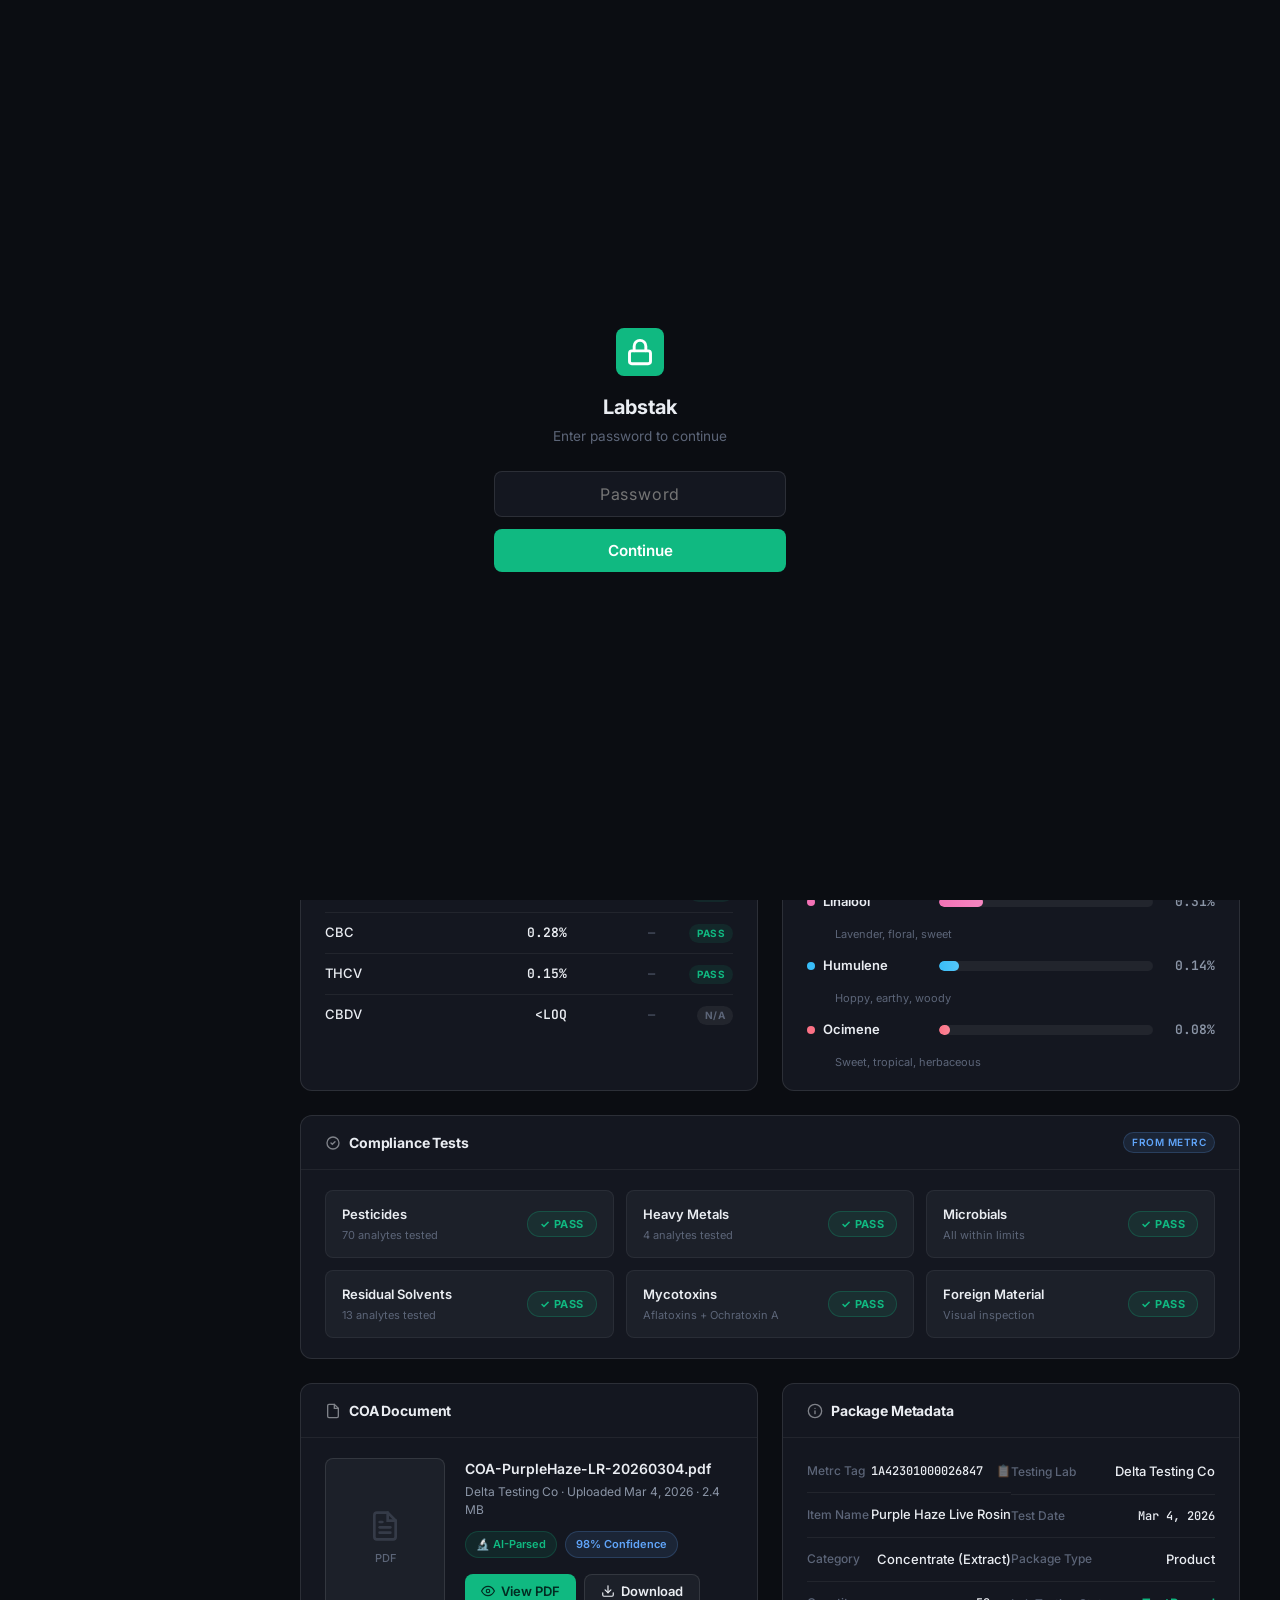
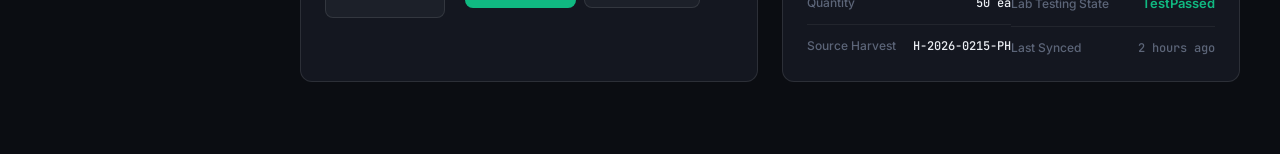
<file: package-detail.html>
<!DOCTYPE html>
<html lang="en">
<head>
<meta charset="UTF-8">
<meta name="viewport" content="width=device-width, initial-scale=1.0">
<title>Labstak — Package Detail</title>
<link rel="preconnect" href="https://fonts.googleapis.com">
<link rel="preconnect" href="https://fonts.gstatic.com" crossorigin>
<link href="https://fonts.googleapis.com/css2?family=Inter:wght@400;500;600;700;800&family=JetBrains+Mono:wght@400;500;600;700&display=swap" rel="stylesheet">
<link rel="stylesheet" href="shared.css">
<style>
[data-theme="light"] .card { border: 1px solid rgba(0,0,0,0.12); box-shadow: 0 1px 4px rgba(0,0,0,0.07); }
[data-theme="light"] .analyte-row:hover { background: rgba(0,0,0,0.03); }
[data-theme="light"] .section-card { border-color: rgba(0,0,0,0.12); box-shadow: 0 1px 4px rgba(0,0,0,0.07); }
[data-theme="light"] .hero-card { border-color: rgba(0,0,0,0.12); }
[data-theme="light"] .potency-big-card { border-color: rgba(0,0,0,0.08); background: var(--bg-elevated); }
[data-theme="light"] .compliance-item { border-color: rgba(0,0,0,0.08); }
[data-theme="light"] .compliance-item:hover { border-color: rgba(0,0,0,0.15); }
[data-theme="light"] .coa-preview { border-color: rgba(0,0,0,0.12); background: #F8F9FA; }
[data-theme="light"] .meta-row { border-color: rgba(0,0,0,0.06); }
[data-theme="light"] .terpene-bar-track { background: rgba(0,0,0,0.06); }
[data-theme="light"] .theme-toggle .icon-sun { display: block; }
[data-theme="light"] .theme-toggle .icon-moon { display: none; }
   PACKAGE DETAIL — HERO
   ══════════════════════════════════════════════════════════════ */
.hero-card {
  background: var(--bg-surface);
  border: 1px solid var(--border-default);
  border-radius: var(--r-xl);
  padding: 28px 32px;
  margin-bottom: 24px;
}
.hero-top {
  display: flex; justify-content: space-between; align-items: flex-start;
  margin-bottom: 24px; gap: 16px;
  flex-wrap: wrap;
}
.hero-info { flex: 1; min-width: 280px; }
.hero-name {
  font-size: 28px; font-weight: 800; letter-spacing: -0.03em;
  margin-bottom: 4px; line-height: 1.2;
}
.hero-strain {
  font-size: 16px; color: var(--text-secondary); margin-bottom: 8px;
}
.hero-metrc {
  display: inline-flex; align-items: center; gap: 6px;
  font-family: var(--font-mono); font-size: 12px;
  color: var(--text-tertiary);
  background: var(--bg-elevated);
  padding: 4px 10px; border-radius: var(--r-sm);
  cursor: pointer; transition: all var(--dur-fast) var(--ease);
}
.hero-metrc:hover { background: var(--bg-overlay); color: var(--text-secondary); }
.hero-metrc svg { width: 12px; height: 12px; opacity: 0.5; }

.hero-status-block {
  display: flex; flex-direction: column; align-items: flex-end; gap: 8px;
}
.status-badge-big {
  display: inline-flex; align-items: center; gap: 8px;
  padding: 10px 24px; border-radius: var(--r-lg);
  font-size: 16px; font-weight: 700;
  letter-spacing: 0.03em; text-transform: uppercase;
}
.status-badge-big.passed {
  background: var(--pass-bg); color: var(--pass);
  border: 2px solid var(--pass-border);
}
.status-badge-big.failed {
  background: var(--fail-bg); color: var(--fail);
  border: 2px solid var(--fail-border);
}
.status-badge-big.testing {
  background: var(--warn-bg); color: var(--warn);
  border: 2px solid var(--warn-border);
}
.status-badge-big svg { width: 20px; height: 20px; }

.confidence-score {
  font-size: 12px; color: var(--text-tertiary);
  display: flex; align-items: center; gap: 4px;
}
.confidence-score .dot {
  width: 6px; height: 6px; border-radius: 50%;
  background: var(--accent);
}

/* Action bar */
.hero-actions {
  display: flex; gap: 8px; flex-wrap: wrap;
  padding-top: 20px;
  border-top: 1px solid var(--border-subtle);
}
.btn {
  font-family: var(--font-sans);
  padding: 8px 16px; border-radius: var(--r-md);
  font-size: 13px; font-weight: 600; cursor: pointer;
  border: none; display: inline-flex; align-items: center; gap: 6px;
  transition: all var(--dur-fast) var(--ease);
  text-decoration: none;
}
.btn:active { transform: scale(0.97); }
.btn-primary { background: var(--accent); color: #022C22; }
.btn-primary:hover { background: var(--accent-hover); }
.btn-secondary {
  background: var(--bg-elevated); color: var(--text-primary);
  border: 1px solid var(--border-default);
}
.btn-secondary:hover { background: var(--bg-overlay); border-color: var(--border-strong); }
.btn svg { width: 14px; height: 14px; }

/* ══════════════════════════════════════════════════════════════
   POTENCY CARDS
   ══════════════════════════════════════════════════════════════ */
.potency-grid {
  display: grid; grid-template-columns: repeat(4, 1fr); gap: 16px;
  margin-bottom: 24px;
}
.potency-big-card {
  background: var(--bg-surface);
  border: 1px solid var(--border-default);
  border-radius: var(--r-lg);
  padding: 20px 24px;
  position: relative;
  overflow: hidden;
}
.potency-big-card::after {
  content: ''; position: absolute;
  top: 0; left: 0; right: 0; height: 3px;
}
.potency-big-card.thc-card::after { background: var(--thc); }
.potency-big-card.cbd-card::after { background: var(--cbd); }
.potency-big-card.terp-card::after { background: var(--terps); }
.potency-big-card.total-card::after { background: var(--accent); }

.potency-label {
  font-size: 11px; font-weight: 600; color: var(--text-tertiary);
  text-transform: uppercase; letter-spacing: 0.08em;
  margin-bottom: 6px;
}
.potency-value {
  font-size: 32px; font-weight: 800;
  font-family: var(--font-mono);
  letter-spacing: -0.02em; line-height: 1;
}
.potency-value.thc { color: var(--thc); }
.potency-value.cbd { color: var(--cbd); }
.potency-value.terps { color: var(--terps); }
.potency-value.total { color: var(--accent); }
.potency-unit {
  font-size: 16px; font-weight: 600; opacity: 0.7;
}
.potency-source {
  margin-top: 6px; font-size: 11px; color: var(--text-tertiary);
  display: flex; align-items: center; gap: 4px;
}
.potency-source .enriched { color: var(--accent); font-weight: 600; }

/* ══════════════════════════════════════════════════════════════
   CONTENT GRID — 2 columns
   ══════════════════════════════════════════════════════════════ */
.content-grid {
  display: grid; grid-template-columns: 1fr 1fr; gap: 24px;
  margin-bottom: 24px;
}

.section-card {
  background: var(--bg-surface);
  border: 1px solid var(--border-default);
  border-radius: var(--r-lg);
  overflow: hidden;
}
.section-card.full-width { grid-column: 1 / -1; }

.section-header {
  display: flex; justify-content: space-between; align-items: center;
  padding: 16px 24px;
  border-bottom: 1px solid var(--border-subtle);
}
.section-title {
  font-size: 14px; font-weight: 700; letter-spacing: -0.01em;
  display: flex; align-items: center; gap: 8px;
}
.section-title svg { width: 16px; height: 16px; opacity: 0.5; }
.section-tag {
  font-size: 10px; font-weight: 600; padding: 2px 8px;
  border-radius: var(--r-full); text-transform: uppercase; letter-spacing: 0.05em;
}
.section-tag.metrc { background: var(--info-bg); color: var(--info); border: 1px solid rgba(96,165,250,0.2); }
.section-tag.enriched { background: var(--accent-subtle); color: var(--accent); border: 1px solid rgba(16,185,129,0.2); }

.section-body { padding: 20px 24px; }

/* ══════════════════════════════════════════════════════════════
   CANNABINOID TABLE
   ══════════════════════════════════════════════════════════════ */
.analyte-table { width: 100%; }
.analyte-header {
  display: grid; grid-template-columns: 1fr 80px 80px 70px; gap: 8px;
  padding: 8px 0; border-bottom: 1px solid var(--border-subtle);
  font-size: 10px; font-weight: 600; color: var(--text-tertiary);
  text-transform: uppercase; letter-spacing: 0.08em;
}
.analyte-header > *:not(:first-child) { text-align: right; }

.analyte-row {
  display: grid; grid-template-columns: 1fr 80px 80px 70px; gap: 8px;
  padding: 10px 0; border-bottom: 1px solid var(--border-subtle);
  align-items: center; font-size: 13px;
  transition: background var(--dur-fast) var(--ease);
  cursor: default;
}
.analyte-row:last-child { border-bottom: none; }
.analyte-row:hover { background: rgba(255,255,255,0.02); }
.analyte-row.highlight {
  background: var(--thc-subtle);
  border-radius: var(--r-sm);
  margin: 0 -8px; padding: 10px 8px;
}

.analyte-name { font-weight: 500; color: var(--text-primary); }
.analyte-name .sub { font-size: 11px; color: var(--text-tertiary); margin-left: 4px; }
.analyte-value {
  text-align: right; font-family: var(--font-mono);
  font-weight: 600; font-size: 13px;
}
.analyte-limit { text-align: right; color: var(--text-tertiary); font-family: var(--font-mono); font-size: 12px; }
.analyte-status { text-align: right; }

.mini-badge {
  display: inline-flex; align-items: center; gap: 3px;
  padding: 2px 8px; border-radius: var(--r-full);
  font-size: 10px; font-weight: 700; text-transform: uppercase; letter-spacing: 0.04em;
}
.mini-badge.pass { background: var(--pass-bg); color: var(--pass); }
.mini-badge.fail { background: var(--fail-bg); color: var(--fail); }
.mini-badge.na { background: var(--pending-bg); color: var(--text-tertiary); }

/* ══════════════════════════════════════════════════════════════
   TERPENE PROFILE — BAR CHART
   ══════════════════════════════════════════════════════════════ */
.terpene-list { display: flex; flex-direction: column; gap: 14px; }

.terpene-item {
  display: grid; grid-template-columns: 120px 1fr 50px; gap: 12px;
  align-items: center;
}
.terpene-name {
  font-size: 13px; font-weight: 600; color: var(--text-primary);
  display: flex; align-items: center; gap: 8px;
}
.terpene-dot {
  width: 8px; height: 8px; min-width: 8px; border-radius: 50%;
}
.terpene-bar-track {
  height: 10px; border-radius: var(--r-full);
  background: rgba(255,255,255,0.06);
  overflow: hidden; position: relative;
}
.terpene-bar-fill {
  height: 100%; border-radius: var(--r-full);
  transition: width 0.8s var(--ease-out);
  position: relative;
}
.terpene-bar-fill::after {
  content: ''; position: absolute; inset: 0;
  background: linear-gradient(90deg, transparent 0%, rgba(255,255,255,0.15) 100%);
  border-radius: var(--r-full);
}
.terpene-pct {
  font-family: var(--font-mono); font-size: 13px;
  font-weight: 600; color: var(--text-secondary);
  text-align: right;
}

.terpene-aroma {
  font-size: 11px; color: var(--text-tertiary); margin-top: 2px;
  grid-column: 1 / -1;
  padding-left: 28px;
}

/* ══════════════════════════════════════════════════════════════
   COMPLIANCE TESTS
   ══════════════════════════════════════════════════════════════ */
.compliance-grid {
  display: grid; grid-template-columns: repeat(3, 1fr); gap: 12px;
}
.compliance-item {
  background: var(--bg-elevated);
  border: 1px solid var(--border-subtle);
  border-radius: var(--r-md);
  padding: 14px 16px;
  display: flex; justify-content: space-between; align-items: center;
  cursor: pointer;
  transition: all var(--dur-fast) var(--ease);
}
.compliance-item:hover { border-color: var(--border-strong); }
.compliance-item.expanded { border-color: var(--accent); }

.compliance-name {
  font-size: 13px; font-weight: 600; color: var(--text-primary);
}
.compliance-detail {
  font-size: 11px; color: var(--text-tertiary); margin-top: 2px;
}
.compliance-badge {
  display: inline-flex; align-items: center; gap: 4px;
  padding: 4px 12px; border-radius: var(--r-full);
  font-size: 11px; font-weight: 700; text-transform: uppercase;
  letter-spacing: 0.04em;
}
.compliance-badge.pass { background: var(--pass-bg); color: var(--pass); border: 1px solid var(--pass-border); }
.compliance-badge.fail { background: var(--fail-bg); color: var(--fail); border: 1px solid var(--fail-border); }
.compliance-badge.pending { background: var(--pending-bg); color: var(--text-secondary); border: 1px solid var(--border-default); }

/* Expandable detail */
.compliance-expand {
  display: none; grid-column: 1 / -1;
  background: var(--bg-surface);
  border: 1px solid var(--border-default);
  border-radius: var(--r-md);
  padding: 16px 20px;
}
.compliance-expand.show { display: block; }

/* ══════════════════════════════════════════════════════════════
   COA DOCUMENT
   ══════════════════════════════════════════════════════════════ */
.coa-section {
  display: flex; gap: 20px; align-items: flex-start;
}
.coa-preview {
  width: 120px; min-width: 120px; height: 160px;
  background: var(--bg-elevated);
  border: 1px solid var(--border-default);
  border-radius: var(--r-md);
  display: flex; flex-direction: column; align-items: center; justify-content: center;
  gap: 8px; color: var(--text-tertiary);
  cursor: pointer;
  transition: all var(--dur-fast) var(--ease);
}
.coa-preview:hover { border-color: var(--accent); }
.coa-preview svg { width: 32px; height: 32px; opacity: 0.4; }
.coa-preview span { font-size: 11px; font-weight: 500; }

.coa-info { flex: 1; }
.coa-filename { font-size: 14px; font-weight: 600; margin-bottom: 4px; }
.coa-meta { font-size: 12px; color: var(--text-secondary); margin-bottom: 12px; }

.coa-badges {
  display: flex; gap: 8px; margin-bottom: 16px; flex-wrap: wrap;
}
.coa-badge {
  display: inline-flex; align-items: center; gap: 4px;
  padding: 4px 10px; border-radius: var(--r-full);
  font-size: 11px; font-weight: 600;
}
.coa-badge.parsed { background: var(--accent-subtle); color: var(--accent); border: 1px solid rgba(16,185,129,0.2); }
.coa-badge.confidence { background: var(--info-bg); color: var(--info); border: 1px solid rgba(96,165,250,0.2); }

.coa-actions { display: flex; gap: 8px; }

/* ══════════════════════════════════════════════════════════════
   METADATA
   ══════════════════════════════════════════════════════════════ */
.meta-grid {
  display: grid; grid-template-columns: repeat(2, 1fr); gap: 0;
}
.meta-row {
  display: flex; justify-content: space-between; align-items: center;
  padding: 12px 0;
  border-bottom: 1px solid var(--border-subtle);
}
.meta-row:last-child { border-bottom: none; }
.meta-label { font-size: 12px; color: var(--text-tertiary); font-weight: 500; }
.meta-value { font-size: 13px; font-weight: 500; color: var(--text-primary); }
.meta-value.mono { font-family: var(--font-mono); font-size: 12px; }
.meta-value .copy-btn {
  margin-left: 6px; cursor: pointer;
  opacity: 0.4; transition: opacity var(--dur-fast) var(--ease);
}
.meta-value .copy-btn:hover { opacity: 0.8; }

/* ══════════════════════════════════════════════════════════════
   PRINT VIEW
   ══════════════════════════════════════════════════════════════ */
@media print {
  .sidebar, .header, .hero-actions, .btn, .back-btn, .theme-toggle, .search-bar, .header-bell { display: none !important; }
  .main { margin-left: 0 !important; }
  .page { padding: 0; }
  .section-card, .hero-card { break-inside: avoid; }
  body { background: #fff; color: #000; }
}

/* ══════════════════════════════════════════════════════════════
   RESPONSIVE
   ══════════════════════════════════════════════════════════════ */
@media (max-width: 1100px) {
  .potency-grid { grid-template-columns: repeat(2, 1fr); }
}
@media (max-width: 900px) {
  .content-grid { grid-template-columns: 1fr; }
  .compliance-grid { grid-template-columns: repeat(2, 1fr); }
  .page { padding: 20px; }
  .header { padding: 12px 20px; }
  .hero-card { padding: 20px; }
  .hero-name { font-size: 22px; }
  .potency-value { font-size: 26px; }
}
@media (max-width: 600px) {
  .potency-grid { grid-template-columns: 1fr 1fr; }
  .compliance-grid { grid-template-columns: 1fr; }
  .hero-top { flex-direction: column; }
  .hero-status-block { align-items: flex-start; }
  .coa-section { flex-direction: column; }
  .coa-preview { width: 100%; height: 120px; }
  .terpene-item { grid-template-columns: 100px 1fr 45px; gap: 8px; }
  .analyte-header, .analyte-row { grid-template-columns: 1fr 60px 60px 55px; }
  .meta-grid { grid-template-columns: 1fr; }
}
</style>
</head>
<body>
<!-- ═══ MAIN ═══ -->
<main class="main" id="main">
  <div class="header">
    <div class="header-left">
      <a href="app.html#packages" class="back-btn">
        <svg viewBox="0 0 24 24" fill="none" stroke="currentColor" stroke-width="2" stroke-linecap="round"><polyline points="15 18 9 12 15 6"/></svg>
        Packages
      </a>
      <span class="header-title">Package Detail</span>
    </div>
    <div id="header-actions"></div>
  </div>

  <div class="page">

    <!-- ═══ HERO CARD ═══ -->
    <div class="hero-card">
      <div class="hero-top">
        <div class="hero-info">
          <div class="hero-name">Purple Haze Live Rosin</div>
          <div class="hero-strain">Purple Haze — Batch B2026-0228</div>
          <div class="hero-metrc" onclick="copyMetrc(this)" title="Click to copy">
            <svg viewBox="0 0 24 24" fill="none" stroke="currentColor" stroke-width="2"><rect x="9" y="9" width="13" height="13" rx="2" ry="2"/><path d="M5 15H4a2 2 0 01-2-2V4a2 2 0 012-2h9a2 2 0 012 2v1"/></svg>
            1A42301000026847
          </div>
        </div>
        <div class="hero-status-block">
          <div class="status-badge-big passed">
            <svg viewBox="0 0 24 24" fill="none" stroke="currentColor" stroke-width="2.5" stroke-linecap="round" stroke-linejoin="round"><polyline points="20 6 9 17 4 12"/></svg>
            All Tests Passed
          </div>
          <div class="confidence-score">
            <span class="dot"></span>
            98% cross-validation confidence · 🔬 COA Enriched
          </div>
        </div>
      </div>

      <div class="hero-actions">
        <button class="btn btn-primary" onclick="window.open('shared-result-view.html','_blank')">
          <svg viewBox="0 0 24 24" fill="none" stroke="currentColor" stroke-width="2" stroke-linecap="round"><circle cx="18" cy="5" r="3"/><circle cx="6" cy="12" r="3"/><circle cx="18" cy="19" r="3"/><line x1="8.59" y1="13.51" x2="15.42" y2="17.49"/><line x1="15.41" y1="6.51" x2="8.59" y2="10.49"/></svg>
          Share Results
        </button>
        <button class="btn btn-secondary" onclick="alert('Would download COA PDF')">
          <svg viewBox="0 0 24 24" fill="none" stroke="currentColor" stroke-width="2" stroke-linecap="round"><path d="M21 15v4a2 2 0 01-2 2H5a2 2 0 01-2-2v-4"/><polyline points="7 10 12 15 17 10"/><line x1="12" y1="15" x2="12" y2="3"/></svg>
          Download COA
        </button>
        <button class="btn btn-secondary" onclick="alert('Would export as CSV')">
          <svg viewBox="0 0 24 24" fill="none" stroke="currentColor" stroke-width="2" stroke-linecap="round"><path d="M14 2H6a2 2 0 00-2 2v16a2 2 0 002 2h12a2 2 0 002-2V8z"/><polyline points="14 2 14 8 20 8"/><line x1="16" y1="13" x2="8" y2="13"/><line x1="16" y1="17" x2="8" y2="17"/></svg>
          Export CSV
        </button>
        <button class="btn btn-secondary" onclick="window.print()">
          <svg viewBox="0 0 24 24" fill="none" stroke="currentColor" stroke-width="2" stroke-linecap="round"><polyline points="6 9 6 2 18 2 18 9"/><path d="M6 18H4a2 2 0 01-2-2v-5a2 2 0 012-2h16a2 2 0 012 2v5a2 2 0 01-2 2h-2"/><rect x="6" y="14" width="12" height="8"/></svg>
          Print
        </button>
      </div>
    </div>

    <!-- ═══ POTENCY CARDS ═══ -->
    <div class="potency-grid">
      <div class="potency-big-card thc-card">
        <div class="potency-label">Total THC</div>
        <div class="potency-value thc">78.4<span class="potency-unit">%</span></div>
        <div class="potency-source"><span class="enriched">🔬 From COA</span></div>
      </div>
      <div class="potency-big-card cbd-card">
        <div class="potency-label">Total CBD</div>
        <div class="potency-value cbd">2.1<span class="potency-unit">%</span></div>
        <div class="potency-source"><span class="enriched">🔬 From COA</span></div>
      </div>
      <div class="potency-big-card terp-card">
        <div class="potency-label">Total Terpenes</div>
        <div class="potency-value terps">4.82<span class="potency-unit">%</span></div>
        <div class="potency-source"><span class="enriched">🔬 From COA</span></div>
      </div>
      <div class="potency-big-card total-card">
        <div class="potency-label">Total Cannabinoids</div>
        <div class="potency-value total">84.7<span class="potency-unit">%</span></div>
        <div class="potency-source">Combined</div>
      </div>
    </div>

    <!-- ═══ CONTENT GRID ═══ -->
    <div class="content-grid">

      <!-- ── CANNABINOID PROFILE ── -->
      <div class="section-card">
        <div class="section-header">
          <div class="section-title">
            <svg viewBox="0 0 24 24" fill="none" stroke="currentColor" stroke-width="2" stroke-linecap="round"><path d="M14.5 2H6a2 2 0 00-2 2v16a2 2 0 002 2h12a2 2 0 002-2V7.5L14.5 2z"/><polyline points="14 2 14 8 20 8"/></svg>
            Cannabinoid Profile
          </div>
          <div style="display:flex;gap:6px;">
            <span class="section-tag metrc">Metrc</span>
            <span class="section-tag enriched">🔬 COA Enriched</span>
          </div>
        </div>
        <div class="section-body">
          <div class="analyte-table">
            <div class="analyte-header">
              <div>Analyte</div>
              <div>Result</div>
              <div>Limit</div>
              <div>Status</div>
            </div>
            <div class="analyte-row highlight">
              <div class="analyte-name">Δ9-THC <span class="sub">(delta-9)</span></div>
              <div class="analyte-value" style="color:var(--thc)">3.42%</div>
              <div class="analyte-limit">—</div>
              <div class="analyte-status"><span class="mini-badge pass">Pass</span></div>
            </div>
            <div class="analyte-row highlight">
              <div class="analyte-name">THCA</div>
              <div class="analyte-value" style="color:var(--thc)">85.44%</div>
              <div class="analyte-limit">—</div>
              <div class="analyte-status"><span class="mini-badge pass">Pass</span></div>
            </div>
            <div class="analyte-row">
              <div class="analyte-name">Total THC</div>
              <div class="analyte-value" style="color:var(--thc)">78.40%</div>
              <div class="analyte-limit">—</div>
              <div class="analyte-status"><span class="mini-badge pass">Pass</span></div>
            </div>
            <div class="analyte-row">
              <div class="analyte-name">CBD</div>
              <div class="analyte-value" style="color:var(--cbd)">0.18%</div>
              <div class="analyte-limit">—</div>
              <div class="analyte-status"><span class="mini-badge pass">Pass</span></div>
            </div>
            <div class="analyte-row">
              <div class="analyte-name">CBDA</div>
              <div class="analyte-value" style="color:var(--cbd)">2.19%</div>
              <div class="analyte-limit">—</div>
              <div class="analyte-status"><span class="mini-badge pass">Pass</span></div>
            </div>
            <div class="analyte-row">
              <div class="analyte-name">Total CBD</div>
              <div class="analyte-value" style="color:var(--cbd)">2.10%</div>
              <div class="analyte-limit">—</div>
              <div class="analyte-status"><span class="mini-badge pass">Pass</span></div>
            </div>
            <div class="analyte-row">
              <div class="analyte-name">CBG</div>
              <div class="analyte-value">1.23%</div>
              <div class="analyte-limit">—</div>
              <div class="analyte-status"><span class="mini-badge pass">Pass</span></div>
            </div>
            <div class="analyte-row">
              <div class="analyte-name">CBN</div>
              <div class="analyte-value">0.41%</div>
              <div class="analyte-limit">—</div>
              <div class="analyte-status"><span class="mini-badge pass">Pass</span></div>
            </div>
            <div class="analyte-row">
              <div class="analyte-name">CBC</div>
              <div class="analyte-value">0.28%</div>
              <div class="analyte-limit">—</div>
              <div class="analyte-status"><span class="mini-badge pass">Pass</span></div>
            </div>
            <div class="analyte-row">
              <div class="analyte-name">THCV</div>
              <div class="analyte-value">0.15%</div>
              <div class="analyte-limit">—</div>
              <div class="analyte-status"><span class="mini-badge pass">Pass</span></div>
            </div>
            <div class="analyte-row">
              <div class="analyte-name">CBDV</div>
              <div class="analyte-value">&lt;LOQ</div>
              <div class="analyte-limit">—</div>
              <div class="analyte-status"><span class="mini-badge na">N/A</span></div>
            </div>
          </div>
        </div>
      </div>

      <!-- ── TERPENE PROFILE ── -->
      <div class="section-card">
        <div class="section-header">
          <div class="section-title">
            <svg viewBox="0 0 24 24" fill="none" stroke="currentColor" stroke-width="2" stroke-linecap="round"><circle cx="12" cy="12" r="10"/><path d="M12 6v6l4 2"/></svg>
            Terpene Profile
          </div>
          <span class="section-tag enriched">🔬 From COA</span>
        </div>
        <div class="section-body">
          <div class="terpene-list" id="terpeneList">
            <!-- Populated by JS -->
          </div>
        </div>
      </div>

      <!-- ── COMPLIANCE TESTS ── -->
      <div class="section-card full-width">
        <div class="section-header">
          <div class="section-title">
            <svg viewBox="0 0 24 24" fill="none" stroke="currentColor" stroke-width="2" stroke-linecap="round"><path d="M9 12l2 2 4-4"/><path d="M21 12a9 9 0 11-18 0 9 9 0 0118 0z"/></svg>
            Compliance Tests
          </div>
          <span class="section-tag metrc">From Metrc</span>
        </div>
        <div class="section-body">
          <div class="compliance-grid" id="complianceGrid">
            <!-- Populated by JS -->
          </div>
        </div>
      </div>

      <!-- ── COA DOCUMENT ── -->
      <div class="section-card">
        <div class="section-header">
          <div class="section-title">
            <svg viewBox="0 0 24 24" fill="none" stroke="currentColor" stroke-width="2" stroke-linecap="round"><path d="M14 2H6a2 2 0 00-2 2v16a2 2 0 002 2h12a2 2 0 002-2V8z"/><polyline points="14 2 14 8 20 8"/></svg>
            COA Document
          </div>
        </div>
        <div class="section-body">
          <div class="coa-section">
            <div class="coa-preview" onclick="alert('Would open PDF viewer')">
              <svg viewBox="0 0 24 24" fill="none" stroke="currentColor" stroke-width="2" stroke-linecap="round"><path d="M14 2H6a2 2 0 00-2 2v16a2 2 0 002 2h12a2 2 0 002-2V8z"/><polyline points="14 2 14 8 20 8"/><line x1="16" y1="13" x2="8" y2="13"/><line x1="16" y1="17" x2="8" y2="17"/><polyline points="10 9 9 9 8 9"/></svg>
              <span>PDF</span>
            </div>
            <div class="coa-info">
              <div class="coa-filename">COA-PurpleHaze-LR-20260304.pdf</div>
              <div class="coa-meta">Delta Testing Co · Uploaded Mar 4, 2026 · 2.4 MB</div>
              <div class="coa-badges">
                <span class="coa-badge parsed">🔬 AI-Parsed</span>
                <span class="coa-badge confidence">98% Confidence</span>
              </div>
              <div class="coa-actions">
                <button class="btn btn-primary" onclick="alert('Open PDF viewer')">
                  <svg viewBox="0 0 24 24" fill="none" stroke="currentColor" stroke-width="2" stroke-linecap="round"><path d="M1 12s4-8 11-8 11 8 11 8-4 8-11 8-11-8-11-8z"/><circle cx="12" cy="12" r="3"/></svg>
                  View PDF
                </button>
                <button class="btn btn-secondary" onclick="alert('Download PDF')">
                  <svg viewBox="0 0 24 24" fill="none" stroke="currentColor" stroke-width="2" stroke-linecap="round"><path d="M21 15v4a2 2 0 01-2 2H5a2 2 0 01-2-2v-4"/><polyline points="7 10 12 15 17 10"/><line x1="12" y1="15" x2="12" y2="3"/></svg>
                  Download
                </button>
              </div>
            </div>
          </div>
        </div>
      </div>

      <!-- ── PACKAGE METADATA ── -->
      <div class="section-card">
        <div class="section-header">
          <div class="section-title">
            <svg viewBox="0 0 24 24" fill="none" stroke="currentColor" stroke-width="2" stroke-linecap="round"><circle cx="12" cy="12" r="10"/><line x1="12" y1="16" x2="12" y2="12"/><line x1="12" y1="8" x2="12.01" y2="8"/></svg>
            Package Metadata
          </div>
        </div>
        <div class="section-body" style="padding:12px 24px;">
          <div class="meta-grid">
            <div>
              <div class="meta-row">
                <span class="meta-label">Metrc Tag</span>
                <span class="meta-value mono">1A42301000026847 <span class="copy-btn" onclick="copyText('1A42301000026847')">📋</span></span>
              </div>
              <div class="meta-row">
                <span class="meta-label">Item Name</span>
                <span class="meta-value">Purple Haze Live Rosin</span>
              </div>
              <div class="meta-row">
                <span class="meta-label">Category</span>
                <span class="meta-value">Concentrate (Extract)</span>
              </div>
              <div class="meta-row">
                <span class="meta-label">Quantity</span>
                <span class="meta-value mono">50 ea</span>
              </div>
              <div class="meta-row">
                <span class="meta-label">Source Harvest</span>
                <span class="meta-value mono">H-2026-0215-PH</span>
              </div>
            </div>
            <div>
              <div class="meta-row">
                <span class="meta-label">Testing Lab</span>
                <span class="meta-value">Delta Testing Co</span>
              </div>
              <div class="meta-row">
                <span class="meta-label">Test Date</span>
                <span class="meta-value mono">Mar 4, 2026</span>
              </div>
              <div class="meta-row">
                <span class="meta-label">Package Type</span>
                <span class="meta-value">Product</span>
              </div>
              <div class="meta-row">
                <span class="meta-label">Lab Testing State</span>
                <span class="meta-value" style="color:var(--pass);font-weight:600;">TestPassed</span>
              </div>
              <div class="meta-row">
                <span class="meta-label">Last Synced</span>
                <span class="meta-value mono" style="color:var(--text-tertiary)">2 hours ago</span>
              </div>
            </div>
          </div>
        </div>
      </div>

    </div>
    <!-- /content-grid -->

  </div>
  <!-- /page -->
</main>

<script>
// ══════════════════════════════════════════════════════════════
// TERPENE DATA
// ══════════════════════════════════════════════════════════════
const terpenes = [
  { name: 'Myrcene',         pct: 1.52, color: 'var(--terp-myrcene)',       aroma: 'Earthy, musky, herbal' },
  { name: 'Limonene',        pct: 0.98, color: 'var(--terp-limonene)',      aroma: 'Citrus, lemon, orange peel' },
  { name: 'β-Caryophyllene', pct: 0.87, color: 'var(--terp-caryophyllene)', aroma: 'Spicy, peppery, woody' },
  { name: 'α-Pinene',        pct: 0.54, color: 'var(--terp-pinene)',        aroma: 'Pine, fresh, sharp' },
  { name: 'Terpinolene',     pct: 0.38, color: 'var(--terp-terpinolene)',   aroma: 'Floral, herbal, piney' },
  { name: 'Linalool',        pct: 0.31, color: 'var(--terp-linalool)',      aroma: 'Lavender, floral, sweet' },
  { name: 'Humulene',        pct: 0.14, color: 'var(--terp-humulene)',      aroma: 'Hoppy, earthy, woody' },
  { name: 'Ocimene',         pct: 0.08, color: 'var(--terp-ocimene)',       aroma: 'Sweet, tropical, herbaceous' },
];

function renderTerpenes() {
  const maxPct = Math.max(...terpenes.map(t => t.pct));
  const container = document.getElementById('terpeneList');
  
  container.innerHTML = terpenes.map(t => {
    const barWidth = (t.pct / maxPct * 100).toFixed(1);
    return `
      <div class="terpene-item">
        <div class="terpene-name">
          <span class="terpene-dot" style="background:${t.color}"></span>
          ${t.name}
        </div>
        <div class="terpene-bar-track">
          <div class="terpene-bar-fill" style="width:${barWidth}%;background:${t.color};" data-width="${barWidth}"></div>
        </div>
        <div class="terpene-pct">${t.pct.toFixed(2)}%</div>
        <div class="terpene-aroma">${t.aroma}</div>
      </div>
    `;
  }).join('');
  
  // Animate bars on load
  requestAnimationFrame(() => {
    document.querySelectorAll('.terpene-bar-fill').forEach(bar => {
      const w = bar.dataset.width;
      bar.style.width = '0%';
      requestAnimationFrame(() => {
        bar.style.width = w + '%';
      });
    });
  });
}

// ══════════════════════════════════════════════════════════════
// COMPLIANCE DATA
// ══════════════════════════════════════════════════════════════
const complianceTests = [
  { 
    name: 'Pesticides', status: 'pass', 
    detail: '70 analytes tested',
    analytes: [
      { name: 'Abamectin', result: 'ND', limit: '0.50 ppm', pass: true },
      { name: 'Bifenazate', result: 'ND', limit: '0.50 ppm', pass: true },
      { name: 'Myclobutanil', result: 'ND', limit: '0.50 ppm', pass: true },
      { name: 'Spinosad', result: 'ND', limit: '0.50 ppm', pass: true },
    ]
  },
  { 
    name: 'Heavy Metals', status: 'pass', 
    detail: '4 analytes tested',
    analytes: [
      { name: 'Arsenic', result: '0.028 ppm', limit: '0.40 ppm', pass: true },
      { name: 'Cadmium', result: '0.015 ppm', limit: '0.40 ppm', pass: true },
      { name: 'Lead', result: 'ND', limit: '0.50 ppm', pass: true },
      { name: 'Mercury', result: 'ND', limit: '0.10 ppm', pass: true },
    ]
  },
  { 
    name: 'Microbials', status: 'pass', 
    detail: 'All within limits',
    analytes: [
      { name: 'Total Yeast & Mold', result: '182 CFU/g', limit: '10,000 CFU/g', pass: true },
      { name: 'Total Coliforms', result: 'ND', limit: '100 CFU/g', pass: true },
      { name: 'E. coli', result: 'ND', limit: '100 CFU/g', pass: true },
      { name: 'Salmonella', result: 'ND', limit: 'Not Detected', pass: true },
    ]
  },
  { 
    name: 'Residual Solvents', status: 'pass', 
    detail: '13 analytes tested',
    analytes: [
      { name: 'Butane', result: 'ND', limit: '5000 ppm', pass: true },
      { name: 'Propane', result: 'ND', limit: '5000 ppm', pass: true },
      { name: 'Ethanol', result: '42 ppm', limit: '5000 ppm', pass: true },
    ]
  },
  { 
    name: 'Mycotoxins', status: 'pass', 
    detail: 'Aflatoxins + Ochratoxin A',
    analytes: [
      { name: 'Total Aflatoxins', result: 'ND', limit: '20 µg/kg', pass: true },
      { name: 'Ochratoxin A', result: 'ND', limit: '20 µg/kg', pass: true },
    ]
  },
  { 
    name: 'Foreign Material', status: 'pass', 
    detail: 'Visual inspection',
    analytes: [
      { name: 'Foreign Material', result: 'Not Detected', limit: 'None', pass: true },
    ]
  },
];

function renderCompliance() {
  const grid = document.getElementById('complianceGrid');
  
  grid.innerHTML = complianceTests.map((test, i) => `
    <div class="compliance-item" onclick="toggleCompliance(${i})" id="comp-${i}">
      <div>
        <div class="compliance-name">${test.name}</div>
        <div class="compliance-detail">${test.detail}</div>
      </div>
      <span class="compliance-badge ${test.status}">${test.status === 'pass' ? '✓ Pass' : test.status === 'fail' ? '✗ Fail' : '— Pending'}</span>
    </div>
  `).join('') + complianceTests.map((test, i) => `
    <div class="compliance-expand" id="comp-detail-${i}">
      <div class="analyte-table">
        <div class="analyte-header" style="grid-template-columns:1fr 100px 100px 60px;">
          <div>Analyte</div>
          <div>Result</div>
          <div>Limit</div>
          <div>Status</div>
        </div>
        ${test.analytes.map(a => `
          <div class="analyte-row" style="grid-template-columns:1fr 100px 100px 60px;">
            <div class="analyte-name">${a.name}</div>
            <div class="analyte-value">${a.result}</div>
            <div class="analyte-limit">${a.limit}</div>
            <div class="analyte-status"><span class="mini-badge ${a.pass ? 'pass' : 'fail'}">${a.pass ? 'Pass' : 'Fail'}</span></div>
          </div>
        `).join('')}
      </div>
    </div>
  `).join('');
}

let openComplianceIdx = -1;
function toggleCompliance(idx) {
  // Close previously open
  if (openComplianceIdx >= 0 && openComplianceIdx !== idx) {
    document.getElementById(`comp-detail-${openComplianceIdx}`).classList.remove('show');
    document.getElementById(`comp-${openComplianceIdx}`).classList.remove('expanded');
  }
  
  const detail = document.getElementById(`comp-detail-${idx}`);
  const item = document.getElementById(`comp-${idx}`);
  const isOpen = detail.classList.contains('show');
  
  detail.classList.toggle('show');
  item.classList.toggle('expanded');
  openComplianceIdx = isOpen ? -1 : idx;
}

// ══════════════════════════════════════════════════════════════
// UTILITIES
// ══════════════════════════════════════════════════════════════
function copyMetrc(el) {
  const text = el.textContent.trim();
  navigator.clipboard.writeText(text).then(() => {
    el.style.background = 'var(--accent-subtle)';
    el.style.borderColor = 'var(--accent)';
    setTimeout(() => { el.style.background = ''; el.style.borderColor = ''; }, 400);
  });
}

function copyText(text) {
  navigator.clipboard.writeText(text);
}


// ══════════════════════════════════════════════════════════════
// INIT
// ══════════════════════════════════════════════════════════════
document.addEventListener('DOMContentLoaded', function() {
  renderTerpenes();
  renderCompliance();

  // Read package ID from URL params (for cross-page linking)
  const urlParams = new URLSearchParams(window.location.search);
  const packageId = urlParams.get('id');
  // In a real app, this would fetch and display the specific package
  // For now, always shows the hardcoded Purple Haze Live Rosin data
  if (packageId) {
    console.log('Viewing package ID:', packageId);
  }
});
</script>


<script src="shared.js"></script>
<script>LabstakShared.init({ page: 'packages', title: 'Package Detail' });</script>
</body>
</html>
</file>
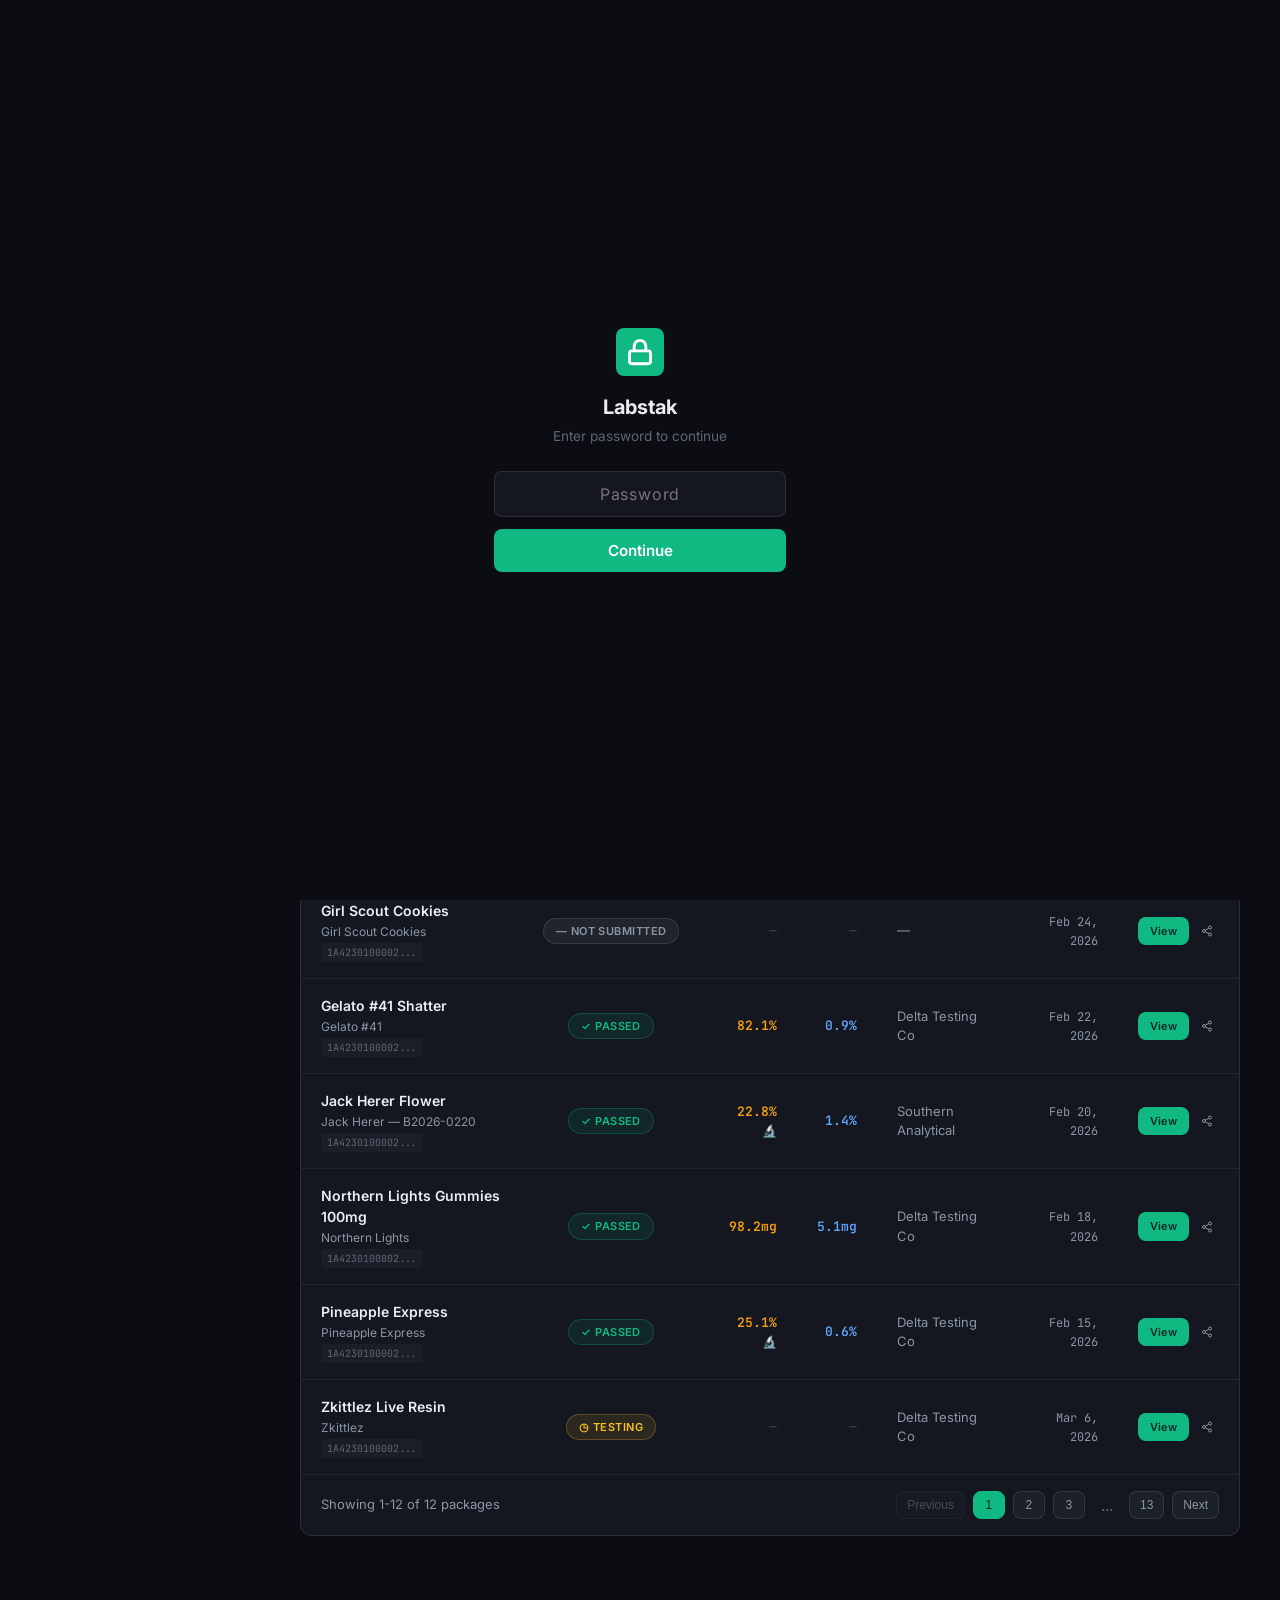
<file: packages-list.html>
<!DOCTYPE html>
<html lang="en">
<head>
<meta charset="UTF-8">
<meta name="viewport" content="width=device-width, initial-scale=1.0">
<title>Labstak — Packages</title>
<link rel="preconnect" href="https://fonts.googleapis.com">
<link rel="preconnect" href="https://fonts.gstatic.com" crossorigin>
<link href="https://fonts.googleapis.com/css2?family=Inter:wght@400;500;600;700;800&family=JetBrains+Mono:wght@400;500;600;700&display=swap" rel="stylesheet">
<link rel="stylesheet" href="shared.css">
<style>
[data-theme="light"] .card,
[data-theme="light"] .packages-table-card {
  border: 1px solid rgba(0,0,0,0.15);
  box-shadow: 0 1px 4px rgba(0,0,0,0.07);
}
[data-theme="light"] .packages-table tr {
  border-bottom: 1px solid rgba(0,0,0,0.10);
}
[data-theme="light"] .search-bar,

.page { padding: 28px 40px 48px; }

/* ══════════════════════════════════════════════════════════════
   PACKAGES LIST
   ══════════════════════════════════════════════════════════════ */

/* Filter Bar */
.filter-bar {
  display: flex; flex-direction: column; gap: 16px;
  margin-bottom: 20px;
}
.filter-row {
  display: flex; align-items: center; gap: 12px;
  flex-wrap: wrap;
}

/* Status Tabs */
.status-tabs {
  display: flex; gap: 8px;
  flex-wrap: wrap;
}
.status-tab {
  padding: 8px 16px; border-radius: var(--r-full);
  border: 1px solid var(--border-default);
  background: var(--bg-elevated); color: var(--text-secondary);
  font-size: 13px; font-weight: 500; cursor: pointer;
  display: flex; align-items: center; gap: 6px;
  transition: all var(--dur-fast) var(--ease);
  white-space: nowrap;
}
.status-tab:hover { border-color: var(--border-strong); color: var(--text-primary); }
.status-tab.active {
  background: var(--accent);
  color: #022C22;
  border-color: var(--accent);
}
.status-tab .count {
  font-weight: 700;
  padding: 2px 6px;
  border-radius: var(--r-sm);
  background: rgba(255,255,255,0.15);
  font-size: 11px;
}
.status-tab.active .count {
  background: rgba(255,255,255,0.25);
}

/* Search and filters row */
.search-filters {
  display: flex; align-items: center; gap: 12px;
  flex: 1;
  flex-wrap: wrap;
}
.packages-search {
  display: flex; align-items: center; gap: 8px;
  padding: 8px 14px; border-radius: var(--r-md);
  background: var(--bg-elevated); border: 1px solid var(--border-default);
  font-size: 13px; color: var(--text-primary);
  min-width: 280px; max-width: 400px;
  transition: border-color var(--dur-fast) var(--ease);
}
.packages-search:focus-within { border-color: var(--accent); }
.packages-search svg { width: 16px; height: 16px; opacity: 0.4; flex-shrink: 0; }
.packages-search input {
  flex: 1; border: none; background: transparent;
  color: var(--text-primary); font-size: 13px;
  outline: none; font-family: var(--font-sans);
}
.packages-search input::placeholder { color: var(--text-tertiary); }

.dropdown {
  position: relative;
  font-family: var(--font-sans);
  padding: 8px 14px; border-radius: var(--r-md);
  border: 1px solid var(--border-default);
  background: var(--bg-elevated); color: var(--text-primary);
  font-size: 13px; font-weight: 500; cursor: pointer;
  display: flex; align-items: center; gap: 8px;
  transition: all var(--dur-fast) var(--ease);
  white-space: nowrap;
}
.dropdown:hover { border-color: var(--border-strong); }
.dropdown svg { width: 14px; height: 14px; opacity: 0.5; }

/* Packages Table */
.packages-table-card {
  background: var(--bg-surface);
  border: 1px solid var(--border-default);
  border-radius: var(--r-lg);
  overflow: hidden;
  margin-bottom: 20px;
}

.packages-table {
  width: 100%; border-collapse: collapse;
}
.packages-table th {
  text-align: left; padding: 14px 20px;
  font-size: 11px; font-weight: 600; color: var(--text-tertiary);
  text-transform: uppercase; letter-spacing: 0.07em;
  border-bottom: 1px solid var(--border-subtle);
  background: var(--bg-surface); position: sticky; top: 0;
}
.packages-table th.r { text-align: right; }
.packages-table th.c { text-align: center; }
.packages-table td {
  padding: 16px 20px; font-size: 13px;
  border-bottom: 1px solid var(--border-subtle);
  vertical-align: middle;
}
.packages-table td.r { text-align: right; }
.packages-table td.c { text-align: center; }
.packages-table tr:last-child td { border-bottom: none; }
.packages-table tbody tr {
  cursor: pointer;
  transition: background var(--dur-fast) var(--ease);
}
.packages-table tbody tr:hover { background: rgba(255,255,255,0.025); }

/* Package cell styling */
.package-cell {
  display: flex; flex-direction: column; gap: 2px;
}
.package-name {
  font-weight: 600; font-size: 14px; color: var(--text-primary);
}
.package-strain {
  font-size: 12px; color: var(--text-secondary);
}
.package-metrc {
  font-size: 10px; color: var(--text-tertiary);
  font-family: var(--font-mono);
  background: rgba(255,255,255,0.03);
  padding: 2px 6px; border-radius: 3px;
  width: fit-content;
  cursor: pointer;
  transition: background var(--dur-fast) var(--ease);
}
.package-metrc:hover {
  background: rgba(255,255,255,0.06);
}

/* Badges */
.badge {
  display: inline-flex; align-items: center; gap: 4px;
  padding: 4px 12px; border-radius: var(--r-full);
  font-size: 11px; font-weight: 600; letter-spacing: 0.04em;
  text-transform: uppercase; white-space: nowrap;
}
.badge-pass {
  background: var(--pass-bg); color: var(--pass);
  border: 1px solid var(--pass-border);
}
.badge-fail {
  background: var(--fail-bg); color: var(--fail);
  border: 1px solid var(--fail-border);
}
.badge-testing {
  background: var(--warn-bg); color: var(--warn);
  border: 1px solid var(--warn-border);
}
.badge-pending {
  background: var(--pending-bg); color: var(--text-secondary);
  border: 1px solid var(--border-default);
}

/* Value cells */
.val-thc {
  color: var(--thc); font-weight: 600;
  font-family: var(--font-mono); font-size: 13px;
}
.val-cbd {
  color: var(--cbd); font-weight: 600;
  font-family: var(--font-mono); font-size: 13px;
}
.val-na {
  color: var(--text-disabled);
  font-family: var(--font-mono);
}
.enriched-indicator {
  font-size: 12px; margin-left: 4px;
}

/* Lab cell */
.lab-cell {
  color: var(--text-secondary);
  font-size: 13px;
}

/* Date cell */
.date-cell {
  color: var(--text-secondary);
  font-size: 12px;
  font-family: var(--font-mono);
}

/* Action buttons */
.action-cell {
  display: flex; align-items: center; gap: 6px;
}
.btn {
  font-family: var(--font-sans);
  padding: 6px 12px; border-radius: var(--r-md);
  font-size: 11px; font-weight: 600; cursor: pointer;
  border: none; display: inline-flex; align-items: center; gap: 4px;
  transition: all var(--dur-fast) var(--ease);
  text-decoration: none;
}
.btn:active { transform: scale(0.97); }
.btn-primary { background: var(--accent); color: #022C22; }
.btn-primary:hover { background: var(--accent-hover); }
.btn-secondary {
  background: var(--bg-elevated); color: var(--text-primary);
  border: 1px solid var(--border-default);
}
.btn-secondary:hover {
  background: var(--bg-overlay);
  border-color: var(--border-strong);
}
.btn-ghost {
  background: transparent; color: var(--text-secondary);
  padding: 6px;
}
.btn-ghost:hover {
  background: rgba(255,255,255,0.04);
  color: var(--text-primary);
}
.btn svg { width: 12px; height: 12px; }

/* Mobile Cards */
.packages-cards {
  display: none;
  flex-direction: column;
  gap: 12px;
}
.packages-card {
  background: var(--bg-surface);
  border: 1px solid var(--border-default);
  border-radius: var(--r-lg);
  padding: 16px;
  cursor: pointer;
  transition: all var(--dur-fast) var(--ease);
}
.packages-card:hover {
  border-color: var(--border-strong);
}
.card-header {
  display: flex; justify-content: space-between; align-items: flex-start;
  margin-bottom: 12px;
}
.card-title-section {
  flex: 1;
}
.card-package-name {
  font-weight: 600; font-size: 14px; color: var(--text-primary);
  margin-bottom: 2px;
}
.card-strain {
  font-size: 12px; color: var(--text-secondary);
  margin-bottom: 4px;
}
.card-metrc {
  font-size: 10px; color: var(--text-tertiary);
  font-family: var(--font-mono);
}
.card-status {
  margin-left: 12px;
}
.card-metrics {
  display: flex; gap: 16px;
  margin-bottom: 12px;
}
.card-metric {
  display: flex; flex-direction: column;
}
.card-metric-label {
  font-size: 10px; color: var(--text-tertiary);
  text-transform: uppercase; letter-spacing: 0.06em;
  margin-bottom: 2px;
}
.card-metric-value {
  font-size: 13px; font-weight: 600;
  font-family: var(--font-mono);
}
.card-footer {
  display: flex; justify-content: space-between; align-items: center;
  padding-top: 12px;
  border-top: 1px solid var(--border-subtle);
}
.card-lab-date {
  display: flex; flex-direction: column;
  gap: 2px;
}
.card-lab {
  font-size: 12px; color: var(--text-secondary);
}
.card-date {
  font-size: 11px; color: var(--text-tertiary);
  font-family: var(--font-mono);
}
.card-actions {
  display: flex; gap: 6px;
}

/* Pagination */
.pagination {
  display: flex; justify-content: space-between; align-items: center;
  padding: 16px 20px;
  border-top: 1px solid var(--border-subtle);
  background: var(--bg-surface);
  border-radius: 0 0 var(--r-lg) var(--r-lg);
}
.pagination-info {
  font-size: 13px; color: var(--text-secondary);
}
.pagination-controls {
  display: flex; gap: 8px;
  align-items: center;
}
.page-btn {
  padding: 6px 10px; border-radius: var(--r-md);
  border: 1px solid var(--border-default);
  background: var(--bg-elevated); color: var(--text-secondary);
  font-size: 12px; font-weight: 500; cursor: pointer;
  transition: all var(--dur-fast) var(--ease);
  min-width: 32px; text-align: center;
}
.page-btn:hover {
  border-color: var(--border-strong);
  color: var(--text-primary);
}
.page-btn.active {
  background: var(--accent);
  color: #022C22;
  border-color: var(--accent);
}
.page-btn:disabled {
  opacity: 0.4; cursor: not-allowed;
}

/* View Toggle */
.view-toggle {
  display: flex; border-radius: var(--r-md); overflow: hidden;
  border: 1px solid var(--border-default);
  background: var(--bg-elevated);
}
.view-toggle-btn {
  padding: 7px 12px; border: none; background: transparent;
  color: var(--text-tertiary); cursor: pointer;
  display: flex; align-items: center; justify-content: center;
  transition: all var(--dur-fast) var(--ease);
  font-family: var(--font-sans);
}
.view-toggle-btn:hover { color: var(--text-secondary); }
.view-toggle-btn.active {
  background: var(--accent); color: #022C22;
}
.view-toggle-btn svg { width: 16px; height: 16px; }
.view-toggle-btn + .view-toggle-btn {
  border-left: 1px solid var(--border-default);
}

/* Refresh button */
.btn-refresh {
  font-family: var(--font-sans);
  padding: 7px 14px; border-radius: var(--r-md);
  border: 1px solid var(--border-default);
  background: var(--bg-elevated); color: var(--text-secondary);
  font-size: 12px; font-weight: 500; cursor: pointer;
  display: flex; align-items: center; gap: 6px;
  transition: all var(--dur-fast) var(--ease);
  white-space: nowrap;
}
.btn-refresh:hover { border-color: var(--border-strong); color: var(--text-primary); }
.btn-refresh svg { width: 14px; height: 14px; transition: transform 0.6s var(--ease); }
.btn-refresh.syncing svg { animation: spin 0.8s linear infinite; }
.btn-refresh.syncing { color: var(--accent); border-color: var(--accent); pointer-events: none; }
@keyframes spin { to { transform: rotate(360deg); } }

/* Force card view on desktop via toggle */
.packages-cards.force-show {
  display: flex !important;
}
.packages-table-card.force-hide {
  display: none !important;
}

/* ══════════════════════════════════════════════════════════════
   DETAIL PANEL (slide-over)
   ══════════════════════════════════════════════════════════════ */
.detail-overlay {
  position: fixed; inset: 0; z-index: 200;
  background: rgba(0,0,0,0.5);
  backdrop-filter: blur(4px);
  opacity: 0; pointer-events: none;
  transition: opacity var(--dur-base) var(--ease);
}
.detail-overlay.open { opacity: 1; pointer-events: auto; }

.detail-panel {
  position: fixed; top: 0; right: 0; bottom: 0; z-index: 201;
  width: min(520px, 90vw);
  background: var(--bg-surface);
  border-left: 1px solid var(--border-default);
  box-shadow: -8px 0 30px rgba(0,0,0,0.3);
  transform: translateX(100%);
  transition: transform var(--dur-slow) var(--ease-out);
  display: flex; flex-direction: column;
  overflow-y: auto;
}
.detail-panel.open { transform: translateX(0); }

.detail-header {
  display: flex; align-items: center; justify-content: space-between;
  padding: 20px 24px;
  border-bottom: 1px solid var(--border-subtle);
  position: sticky; top: 0; z-index: 1;
  background: var(--bg-surface);
}
.detail-header-left {
  display: flex; flex-direction: column; gap: 4px;
}
.detail-title {
  font-size: 18px; font-weight: 700; color: var(--text-primary);
  letter-spacing: -0.01em;
}
.detail-subtitle {
  font-size: 13px; color: var(--text-secondary);
}
.detail-close {
  width: 36px; height: 36px; border-radius: var(--r-md);
  border: 1px solid var(--border-default);
  background: var(--bg-elevated); color: var(--text-secondary);
  cursor: pointer; display: flex; align-items: center; justify-content: center;
  transition: all var(--dur-fast) var(--ease);
  flex-shrink: 0;
}
.detail-close:hover { border-color: var(--border-strong); color: var(--text-primary); background: var(--bg-overlay); }
.detail-close svg { width: 16px; height: 16px; }

.detail-body { padding: 24px; flex: 1; }

.detail-section {
  margin-bottom: 24px;
}
.detail-section-title {
  font-size: 11px; font-weight: 600; color: var(--text-tertiary);
  text-transform: uppercase; letter-spacing: 0.08em;
  margin-bottom: 12px;
}

.detail-grid {
  display: grid; grid-template-columns: 1fr 1fr; gap: 16px;
}
.detail-field {
  display: flex; flex-direction: column; gap: 2px;
}
.detail-field.full { grid-column: 1 / -1; }
.detail-label {
  font-size: 11px; color: var(--text-tertiary); font-weight: 500;
}
.detail-value {
  font-size: 14px; font-weight: 500; color: var(--text-primary);
}
.detail-value.mono {
  font-family: var(--font-mono); font-size: 13px;
}
.detail-value .badge { font-size: 12px; }

/* Potency block in detail panel */
.potency-block {
  display: flex; gap: 24px; padding: 16px;
  background: var(--bg-elevated); border-radius: var(--r-md);
  border: 1px solid var(--border-subtle);
}
.potency-item {
  display: flex; flex-direction: column; gap: 2px;
}
.potency-label {
  font-size: 10px; font-weight: 600; color: var(--text-tertiary);
  text-transform: uppercase; letter-spacing: 0.08em;
}
.potency-value {
  font-size: 24px; font-weight: 700;
  font-family: var(--font-mono);
}
.potency-value.thc { color: var(--thc); }
.potency-value.cbd { color: var(--cbd); }
.potency-value.na { color: var(--text-disabled); font-size: 18px; }

/* Detail actions */
.detail-actions {
  display: flex; gap: 8px;
  padding: 20px 24px;
  border-top: 1px solid var(--border-subtle);
  position: sticky; bottom: 0;
  background: var(--bg-surface);
}
.detail-actions .btn { flex: 1; justify-content: center; padding: 10px; font-size: 13px; }

/* Light mode overrides for detail panel */
[data-theme="light"] .detail-panel {
  box-shadow: -8px 0 30px rgba(0,0,0,0.12);
}
[data-theme="light"] .detail-overlay {
  background: rgba(0,0,0,0.3);
}
[data-theme="light"] .potency-block {
  background: var(--bg-elevated);
  border-color: rgba(0,0,0,0.08);
}
[data-theme="light"] .detail-close {
  background: #fff;
  border-color: rgba(0,0,0,0.12);
}
[data-theme="light"] .view-toggle {
  border-color: rgba(0,0,0,0.12);
  background: #fff;
}
[data-theme="light"] .view-toggle-btn + .view-toggle-btn {
  border-left-color: rgba(0,0,0,0.12);
}
[data-theme="light"] .view-toggle-btn.active {
  background: var(--accent); color: #fff;
}
[data-theme="light"] .btn-refresh {
  background: #fff;
  border-color: rgba(0,0,0,0.12);
}

/* Empty State */
.empty-state {
  background: var(--bg-surface);
  border: 1px solid var(--border-default);
  border-radius: var(--r-lg);
  padding: 48px 24px;
  text-align: center;
  display: none;
}
.empty-state.show { display: block; }
.empty-icon {
  width: 48px; height: 48px;
  margin: 0 auto 16px;
  opacity: 0.3;
}
.empty-title {
  font-size: 16px; font-weight: 600; color: var(--text-primary);
  margin-bottom: 8px;
}
.empty-description {
  font-size: 13px; color: var(--text-secondary);
  max-width: 300px; margin: 0 auto;
}

/* ══════════════════════════════════════════════════════════════
   RESPONSIVE
   ══════════════════════════════════════════════════════════════ */
@media (max-width: 900px) {
  .page { padding: 20px; }
  .header { padding: 12px 20px; }
  .search-bar { min-width: 140px; }

  .filter-bar {
    gap: 12px;
  }
  .filter-row {
    flex-direction: column;
    align-items: flex-start;
    gap: 12px;
  }
  .search-filters {
    flex-direction: column;
    align-items: stretch;
    width: 100%;
  }
  .packages-search {
    min-width: auto;
    max-width: none;
  }
}

@media (max-width: 768px) {
  .packages-table-card { display: none; }
  .packages-cards { display: flex; }

  .status-tabs {
    flex-wrap: wrap;
    gap: 6px;
  }
  .status-tab {
    padding: 6px 12px;
    font-size: 12px;
  }

  .pagination {
    flex-direction: column;
    gap: 12px;
    text-align: center;
  }
}

</style>
</head>
<body>
<!-- ═══ MAIN ═══ -->
<main class="main" id="main">
  <div class="header">
    <div class="header-left">
      <span class="header-title">Packages</span>
      <div class="sync-indicator" id="syncIndicator">
        <span class="sync-dot"></span>
        <span id="syncText">Synced 1m ago</span>
      </div>
    </div>
    <div class="header-filters">
      <button class="btn-refresh" id="refreshBtn" onclick="triggerSync()" title="Sync with Metrc">
        <svg viewBox="0 0 24 24" fill="none" stroke="currentColor" stroke-width="2" stroke-linecap="round"><polyline points="23 4 23 10 17 10"/><polyline points="1 20 1 14 7 14"/><path d="M3.51 9a9 9 0 0114.85-3.36L23 10M1 14l4.64 4.36A9 9 0 0020.49 15"/></svg>
        <span>Sync</span>
      </button>
      <div class="view-toggle" id="viewToggle">
        <button class="view-toggle-btn active" data-view="table" onclick="setView('table')" title="Table view">
          <svg viewBox="0 0 24 24" fill="none" stroke="currentColor" stroke-width="2" stroke-linecap="round"><line x1="8" y1="6" x2="21" y2="6"/><line x1="8" y1="12" x2="21" y2="12"/><line x1="8" y1="18" x2="21" y2="18"/><line x1="3" y1="6" x2="3.01" y2="6"/><line x1="3" y1="12" x2="3.01" y2="12"/><line x1="3" y1="18" x2="3.01" y2="18"/></svg>
        </button>
        <button class="view-toggle-btn" data-view="cards" onclick="setView('cards')" title="Card view">
          <svg viewBox="0 0 24 24" fill="none" stroke="currentColor" stroke-width="2" stroke-linecap="round"><rect x="3" y="3" width="7" height="7" rx="1"/><rect x="14" y="3" width="7" height="7" rx="1"/><rect x="3" y="14" width="7" height="7" rx="1"/><rect x="14" y="14" width="7" height="7" rx="1"/></svg>
        </button>
      </div>
      <button class="filter-btn">
        All Labs
        <svg viewBox="0 0 24 24" fill="none" stroke="currentColor" stroke-width="2"><polyline points="6 9 12 15 18 9"/></svg>
      </button>
      <button class="filter-btn">
        Last 30 Days
        <svg viewBox="0 0 24 24" fill="none" stroke="currentColor" stroke-width="2"><polyline points="6 9 12 15 18 9"/></svg>
      </button>
    </div>
    <div id="header-actions"></div>
  </div>

  <div class="page">
    <!-- ═══ FILTER BAR ═══ -->
    <div class="filter-bar">
      <!-- Status Tabs -->
      <div class="filter-row">
        <div class="status-tabs">
          <button class="status-tab active" data-status="all">
            All <span class="count">147</span>
          </button>
          <button class="status-tab" data-status="active">
            Active <span class="count">23</span>
          </button>
          <button class="status-tab" data-status="testing">
            Testing <span class="count">8</span>
          </button>
          <button class="status-tab" data-status="passed">
            Passed <span class="count">94</span>
          </button>
          <button class="status-tab" data-status="failed">
            Failed <span class="count">6</span>
          </button>
          <button class="status-tab" data-status="inactive">
            Inactive <span class="count">16</span>
          </button>
        </div>
      </div>

      <!-- Search and Filters -->
      <div class="filter-row">
        <div class="search-filters">
          <div class="packages-search">
            <svg viewBox="0 0 24 24" fill="none" stroke="currentColor" stroke-width="2"><circle cx="11" cy="11" r="8"/><line x1="21" y1="21" x2="16.65" y2="16.65"/></svg>
            <input type="text" placeholder="Search by name, strain, tag..." id="packageSearch">
          </div>
          
          <div class="dropdown">
            <span>All Categories</span>
            <svg viewBox="0 0 24 24" fill="none" stroke="currentColor" stroke-width="2"><polyline points="6 9 12 15 18 9"/></svg>
          </div>
          
          <div class="dropdown">
            <span>All Time</span>
            <svg viewBox="0 0 24 24" fill="none" stroke="currentColor" stroke-width="2"><polyline points="6 9 12 15 18 9"/></svg>
          </div>
          
          <div class="dropdown">
            <span>Most Recent</span>
            <svg viewBox="0 0 24 24" fill="none" stroke="currentColor" stroke-width="2"><polyline points="6 9 12 15 18 9"/></svg>
          </div>
        </div>
      </div>
    </div>

    <!-- ═══ PACKAGES TABLE (Desktop) ═══ -->
    <div class="packages-table-card" id="packagesTable">
      <table class="packages-table">
        <thead>
          <tr>
            <th>Package</th>
            <th class="c">Status</th>
            <th class="r">THC%</th>
            <th class="r">CBD%</th>
            <th>Lab</th>
            <th class="r">Date</th>
            <th class="c">Actions</th>
          </tr>
        </thead>
        <tbody id="packagesTableBody">
          <!-- Table rows will be populated by JavaScript -->
        </tbody>
      </table>
      
      <!-- Pagination -->
      <div class="pagination">
        <div class="pagination-info">
          Showing <span id="showingStart">1</span>-<span id="showingEnd">12</span> of <span id="totalCount">147</span> packages
        </div>
        <div class="pagination-controls">
          <button class="page-btn" id="prevBtn" disabled>Previous</button>
          <button class="page-btn active">1</button>
          <button class="page-btn">2</button>
          <button class="page-btn">3</button>
          <span style="color: var(--text-tertiary); padding: 0 8px;">...</span>
          <button class="page-btn">13</button>
          <button class="page-btn" id="nextBtn">Next</button>
        </div>
      </div>
    </div>

    <!-- ═══ PACKAGES CARDS (Mobile) ═══ -->
    <div class="packages-cards" id="packagesCards">
      <!-- Cards will be populated by JavaScript -->
    </div>

    <!-- ═══ EMPTY STATE ═══ -->
    <div class="empty-state" id="emptyState">
      <svg class="empty-icon" viewBox="0 0 24 24" fill="none" stroke="currentColor" stroke-width="2">
        <circle cx="11" cy="11" r="8"/><line x1="21" y1="21" x2="16.65" y2="16.65"/>
      </svg>
      <div class="empty-title">No packages found</div>
      <div class="empty-description">
        No packages match your current filters. Try adjusting your search or filter criteria.
      </div>
    </div>

  </div>
</main>

<!-- ═══ DETAIL PANEL ═══ -->
<div class="detail-overlay" id="detailOverlay" onclick="closeDetail()"></div>
<div class="detail-panel" id="detailPanel">
  <div class="detail-header">
    <div class="detail-header-left">
      <div class="detail-title" id="detailTitle">—</div>
      <div class="detail-subtitle" id="detailSubtitle">—</div>
    </div>
    <button class="detail-close" onclick="closeDetail()">
      <svg viewBox="0 0 24 24" fill="none" stroke="currentColor" stroke-width="2" stroke-linecap="round"><line x1="18" y1="6" x2="6" y2="18"/><line x1="6" y1="6" x2="18" y2="18"/></svg>
    </button>
  </div>
  
  <div class="detail-body">
    <!-- Status -->
    <div class="detail-section">
      <div class="detail-section-title">Status</div>
      <div id="detailStatus"></div>
    </div>
    
    <!-- Potency -->
    <div class="detail-section">
      <div class="detail-section-title">Potency</div>
      <div class="potency-block" id="detailPotency">
        <!-- filled by JS -->
      </div>
    </div>
    
    <!-- Package Info -->
    <div class="detail-section">
      <div class="detail-section-title">Package Info</div>
      <div class="detail-grid" id="detailInfo">
        <!-- filled by JS -->
      </div>
    </div>
    
    <!-- Lab Info -->
    <div class="detail-section">
      <div class="detail-section-title">Lab &amp; Testing</div>
      <div class="detail-grid" id="detailLab">
        <!-- filled by JS -->
      </div>
    </div>
  </div>
  
  <div class="detail-actions">
    <button class="btn btn-primary" onclick="alert('Would navigate to full Package Detail page')">
      <svg viewBox="0 0 24 24" fill="none" stroke="currentColor" stroke-width="2" stroke-linecap="round" style="width:14px;height:14px"><path d="M18 13v6a2 2 0 01-2 2H5a2 2 0 01-2-2V8a2 2 0 012-2h6"/><polyline points="15 3 21 3 21 9"/><line x1="10" y1="14" x2="21" y2="3"/></svg>
      Full Details
    </button>
    <button class="btn btn-secondary" onclick="alert('Would generate a share link')">
      <svg viewBox="0 0 24 24" fill="none" stroke="currentColor" stroke-width="2" stroke-linecap="round" style="width:14px;height:14px"><circle cx="18" cy="5" r="3"/><circle cx="6" cy="12" r="3"/><circle cx="18" cy="19" r="3"/><line x1="8.59" y1="13.51" x2="15.42" y2="17.49"/><line x1="15.41" y1="6.51" x2="8.59" y2="10.49"/></svg>
      Share Results
    </button>
    <button class="btn btn-secondary" onclick="alert('Would download COA PDF')">
      <svg viewBox="0 0 24 24" fill="none" stroke="currentColor" stroke-width="2" stroke-linecap="round" style="width:14px;height:14px"><path d="M21 15v4a2 2 0 01-2 2H5a2 2 0 01-2-2v-4"/><polyline points="7 10 12 15 17 10"/><line x1="12" y1="15" x2="12" y2="3"/></svg>
      COA
    </button>
  </div>
</div>

<script>
// Sample data
const packagesData = [
  {
    id: 1,
    name: "Purple Haze Live Rosin",
    strain: "Purple Haze",
    category: "Concentrate",
    metrc: "1A42301000026847",
    status: "TestPassed",
    thc: 78.4,
    cbd: 2.1,
    lab: "Delta Testing Co",
    date: "Mar 4, 2026",
    enriched: true
  },
  {
    id: 2,
    name: "Blue Dream Flower",
    strain: "Blue Dream — B2026-0301",
    category: "Flower",
    metrc: "1A42301000026848",
    status: "TestPassed",
    thc: 24.3,
    cbd: 0.8,
    lab: "Delta Testing Co",
    date: "Mar 2, 2026",
    enriched: true
  },
  {
    id: 3,
    name: "OG Kush Premium",
    strain: "OG Kush",
    category: "Flower",
    metrc: "1A42301000026849",
    status: "SubmittedForTesting",
    thc: null,
    cbd: null,
    lab: "Southern Analytical",
    date: "Mar 5, 2026",
    enriched: false
  },
  {
    id: 4,
    name: "Gorilla Glue #4",
    strain: "Gorilla Glue #4",
    category: "Flower",
    metrc: "1A42301000026850",
    status: "TestPassed",
    thc: 28.7,
    cbd: 1.2,
    lab: "Delta Testing Co",
    date: "Feb 28, 2026",
    enriched: true
  },
  {
    id: 5,
    name: "Wedding Cake Distillate",
    strain: "Wedding Cake",
    category: "Concentrate",
    metrc: "1A42301000026851",
    status: "TestFailed",
    thc: 45.2,
    cbd: 0.3,
    lab: "Southern Analytical",
    date: "Feb 27, 2026",
    enriched: false
  },
  {
    id: 6,
    name: "Sour Diesel Pre-Roll 5pk",
    strain: "Sour Diesel",
    category: "Pre-Roll",
    metrc: "1A42301000026852",
    status: "TestPassed",
    thc: 21.5,
    cbd: 0.5,
    lab: "Delta Testing Co",
    date: "Feb 25, 2026",
    enriched: true
  },
  {
    id: 7,
    name: "Girl Scout Cookies",
    strain: "Girl Scout Cookies",
    category: "Flower",
    metrc: "1A42301000026853",
    status: "NotSubmitted",
    thc: null,
    cbd: null,
    lab: null,
    date: "Feb 24, 2026",
    enriched: false
  },
  {
    id: 8,
    name: "Gelato #41 Shatter",
    strain: "Gelato #41",
    category: "Concentrate",
    metrc: "1A42301000026854",
    status: "TestPassed",
    thc: 82.1,
    cbd: 0.9,
    lab: "Delta Testing Co",
    date: "Feb 22, 2026",
    enriched: false
  },
  {
    id: 9,
    name: "Jack Herer Flower",
    strain: "Jack Herer — B2026-0220",
    category: "Flower",
    metrc: "1A42301000026855",
    status: "TestPassed",
    thc: 22.8,
    cbd: 1.4,
    lab: "Southern Analytical",
    date: "Feb 20, 2026",
    enriched: true
  },
  {
    id: 10,
    name: "Northern Lights Gummies 100mg",
    strain: "Northern Lights",
    category: "Edible",
    metrc: "1A42301000026856",
    status: "TestPassed",
    thc: 98.2,
    cbd: 5.1,
    lab: "Delta Testing Co",
    date: "Feb 18, 2026",
    enriched: false,
    isEdible: true
  },
  {
    id: 11,
    name: "Pineapple Express",
    strain: "Pineapple Express",
    category: "Flower",
    metrc: "1A42301000026857",
    status: "TestPassed",
    thc: 25.1,
    cbd: 0.6,
    lab: "Delta Testing Co",
    date: "Feb 15, 2026",
    enriched: true
  },
  {
    id: 12,
    name: "Zkittlez Live Resin",
    strain: "Zkittlez",
    category: "Concentrate",
    metrc: "1A42301000026858",
    status: "SubmittedForTesting",
    thc: null,
    cbd: null,
    lab: "Delta Testing Co",
    date: "Mar 6, 2026",
    enriched: false
  }
];

let currentFilter = 'all';
let searchTerm = '';
let filteredData = [...packagesData];

// Status badge mapping
const statusBadges = {
  'TestPassed': { class: 'badge-pass', text: '✓ Passed' },
  'TestFailed': { class: 'badge-fail', text: '✗ Failed' },
  'SubmittedForTesting': { class: 'badge-testing', text: '◷ Testing' },
  'NotSubmitted': { class: 'badge-pending', text: '— Not Submitted' }
};

// Render table row
function renderTableRow(pkg) {
  const badge = statusBadges[pkg.status];
  const thcValue = pkg.thc ? 
    `<span class="val-thc">${pkg.thc}${pkg.isEdible ? 'mg' : '%'}</span>` : 
    '<span class="val-na">—</span>';
  const cbdValue = pkg.cbd ? 
    `<span class="val-cbd">${pkg.cbd}${pkg.isEdible ? 'mg' : '%'}</span>` : 
    '<span class="val-na">—</span>';
  
  return `
    <tr onclick="openDetail(${pkg.id})" data-pkg-id="${pkg.id}">
      <td>
        <div class="package-cell">
          <span class="package-name">${pkg.name}</span>
          <span class="package-strain">${pkg.strain}</span>
          <span class="package-metrc" title="${pkg.metrc}">${pkg.metrc.substring(0, 12)}...</span>
        </div>
      </td>
      <td class="c">
        <span class="badge ${badge.class}">${badge.text}</span>
      </td>
      <td class="r">
        ${thcValue}
        ${pkg.enriched ? '<span class="enriched-indicator">🔬</span>' : ''}
      </td>
      <td class="r">${cbdValue}</td>
      <td>
        <span class="lab-cell">${pkg.lab || '—'}</span>
      </td>
      <td class="r">
        <span class="date-cell">${pkg.date}</span>
      </td>
      <td class="c">
        <div class="action-cell">
          <a href="#" class="btn btn-primary" onclick="event.stopPropagation(); openDetail(${pkg.id})">View</a>
          <button class="btn btn-ghost" title="Share" onclick="event.stopPropagation(); alert('Would generate share link for ${pkg.name}')">
            <svg viewBox="0 0 24 24" fill="none" stroke="currentColor" stroke-width="2">
              <circle cx="18" cy="5" r="3"/><circle cx="6" cy="12" r="3"/><circle cx="18" cy="19" r="3"/>
              <line x1="8.59" y1="13.51" x2="15.42" y2="17.49"/><line x1="15.41" y1="6.51" x2="8.59" y2="10.49"/>
            </svg>
          </button>
        </div>
      </td>
    </tr>
  `;
}

// Render mobile card
function renderCard(pkg) {
  const badge = statusBadges[pkg.status];
  const thcValue = pkg.thc ? 
    `${pkg.thc}${pkg.isEdible ? 'mg' : '%'}` : '—';
  const cbdValue = pkg.cbd ? 
    `${pkg.cbd}${pkg.isEdible ? 'mg' : '%'}` : '—';
  
  return `
    <div class="packages-card" onclick="openDetail(${pkg.id})">
      <div class="card-header">
        <div class="card-title-section">
          <div class="card-package-name">${pkg.name}</div>
          <div class="card-strain">${pkg.strain}</div>
          <div class="card-metrc">${pkg.metrc.substring(0, 12)}...</div>
        </div>
        <div class="card-status">
          <span class="badge ${badge.class}">${badge.text}</span>
        </div>
      </div>
      
      <div class="card-metrics">
        <div class="card-metric">
          <div class="card-metric-label">THC</div>
          <div class="card-metric-value val-thc">${thcValue}</div>
        </div>
        <div class="card-metric">
          <div class="card-metric-label">CBD</div>
          <div class="card-metric-value val-cbd">${cbdValue}</div>
        </div>
        ${pkg.enriched ? '<div class="enriched-indicator">🔬</div>' : ''}
      </div>
      
      <div class="card-footer">
        <div class="card-lab-date">
          <div class="card-lab">${pkg.lab || '—'}</div>
          <div class="card-date">${pkg.date}</div>
        </div>
        <div class="card-actions">
          <a href="#" class="btn btn-primary" onclick="event.stopPropagation(); openDetail(${pkg.id})">View</a>
          <button class="btn btn-ghost" title="Share" onclick="event.stopPropagation(); alert('Share link')">
            <svg viewBox="0 0 24 24" fill="none" stroke="currentColor" stroke-width="2">
              <circle cx="18" cy="5" r="3"/><circle cx="6" cy="12" r="3"/><circle cx="18" cy="19" r="3"/>
              <line x1="8.59" y1="13.51" x2="15.42" y2="17.49"/><line x1="15.41" y1="6.51" x2="8.59" y2="10.49"/>
            </svg>
          </button>
        </div>
      </div>
    </div>
  `;
}

// Filter data
function filterData() {
  filteredData = packagesData.filter(pkg => {
    // Status filter
    if (currentFilter !== 'all') {
      const statusMap = {
        'active': ['TestPassed', 'SubmittedForTesting'],
        'testing': ['SubmittedForTesting'],
        'passed': ['TestPassed'],
        'failed': ['TestFailed'],
        'inactive': ['NotSubmitted']
      };
      if (!statusMap[currentFilter]?.includes(pkg.status)) {
        return false;
      }
    }
    
    // Search filter
    if (searchTerm) {
      const searchLower = searchTerm.toLowerCase();
      return (
        pkg.name.toLowerCase().includes(searchLower) ||
        pkg.strain.toLowerCase().includes(searchLower) ||
        pkg.metrc.toLowerCase().includes(searchLower)
      );
    }
    
    return true;
  });
  
  renderData();
}

// Render data
function renderData() {
  const tableBody = document.getElementById('packagesTableBody');
  const cardsContainer = document.getElementById('packagesCards');
  const emptyState = document.getElementById('emptyState');
  const packagesTable = document.getElementById('packagesTable');
  
  if (filteredData.length === 0) {
    // Show empty state
    packagesTable.style.display = 'none';
    cardsContainer.style.display = 'none';
    emptyState.classList.add('show');
  } else {
    // Show data
    emptyState.classList.remove('show');
    packagesTable.style.display = 'block';
    
    // Render table
    tableBody.innerHTML = filteredData.map(renderTableRow).join('');
    
    // Render cards
    cardsContainer.innerHTML = filteredData.map(renderCard).join('');
    
    // Update pagination info
    document.getElementById('showingStart').textContent = '1';
    document.getElementById('showingEnd').textContent = Math.min(12, filteredData.length);
    document.getElementById('totalCount').textContent = filteredData.length;
  }
}

// Event listeners
document.addEventListener('DOMContentLoaded', function() {
  // Status tab filtering
  document.querySelectorAll('.status-tab').forEach(tab => {
    tab.addEventListener('click', function() {
      // Update active tab
      document.querySelectorAll('.status-tab').forEach(t => t.classList.remove('active'));
      this.classList.add('active');
      
      // Update filter
      currentFilter = this.getAttribute('data-status');
      filterData();
    });
  });
  
  // Search functionality
  document.getElementById('packageSearch').addEventListener('input', function(e) {
    searchTerm = e.target.value;
    filterData();
  });
  
  // METRC copy functionality
  document.addEventListener('click', function(e) {
    if (e.target.classList.contains('package-metrc')) {
      const fullMetrc = e.target.title || e.target.textContent;
      navigator.clipboard.writeText(fullMetrc).then(() => {
        // Simple feedback - could be enhanced with toast
        e.target.style.background = 'rgba(16,185,129,0.2)';
        setTimeout(() => {
          e.target.style.background = '';
        }, 300);
      });
    }
  });
  
  // Initial render
  filterData();
});

// Theme toggle function

// Sidebar toggle function

// ══════════════════════════════════════════════════════════════
// DETAIL PANEL
// ══════════════════════════════════════════════════════════════
const statusLabels = {
  'TestPassed': 'Test Passed',
  'TestFailed': 'Test Failed',
  'SubmittedForTesting': 'Submitted for Testing',
  'NotSubmitted': 'Not Submitted'
};

function openDetail(id) {
  const pkg = packagesData.find(p => p.id === id);
  if (!pkg) return;
  
  const badge = statusBadges[pkg.status];
  const unit = pkg.isEdible ? 'mg' : '%';
  
  // Title
  document.getElementById('detailTitle').textContent = pkg.name;
  document.getElementById('detailSubtitle').textContent = pkg.strain;
  
  // Status
  document.getElementById('detailStatus').innerHTML = `
    <span class="badge ${badge.class}" style="font-size:13px; padding:6px 16px;">${badge.text}</span>
  `;
  
  // Potency
  document.getElementById('detailPotency').innerHTML = `
    <div class="potency-item">
      <div class="potency-label">THC</div>
      <div class="potency-value ${pkg.thc ? 'thc' : 'na'}">${pkg.thc ? pkg.thc + unit : '—'}</div>
    </div>
    <div class="potency-item">
      <div class="potency-label">CBD</div>
      <div class="potency-value ${pkg.cbd ? 'cbd' : 'na'}">${pkg.cbd ? pkg.cbd + unit : '—'}</div>
    </div>
    ${pkg.enriched ? `
    <div class="potency-item">
      <div class="potency-label">Data</div>
      <div class="potency-value" style="font-size:14px; color:var(--accent);">🔬 Enriched</div>
    </div>` : ''}
  `;
  
  // Package Info
  document.getElementById('detailInfo').innerHTML = `
    <div class="detail-field">
      <div class="detail-label">Metrc Tag</div>
      <div class="detail-value mono">${pkg.metrc}</div>
    </div>
    <div class="detail-field">
      <div class="detail-label">Category</div>
      <div class="detail-value">${pkg.category}</div>
    </div>
    <div class="detail-field">
      <div class="detail-label">Strain</div>
      <div class="detail-value">${pkg.strain}</div>
    </div>
    <div class="detail-field">
      <div class="detail-label">Created</div>
      <div class="detail-value mono">${pkg.date}</div>
    </div>
  `;
  
  // Lab Info
  document.getElementById('detailLab').innerHTML = `
    <div class="detail-field">
      <div class="detail-label">Testing Lab</div>
      <div class="detail-value">${pkg.lab || 'Not assigned'}</div>
    </div>
    <div class="detail-field">
      <div class="detail-label">Test Date</div>
      <div class="detail-value mono">${pkg.status === 'NotSubmitted' ? '—' : pkg.date}</div>
    </div>
    <div class="detail-field">
      <div class="detail-label">Testing State</div>
      <div class="detail-value">${statusLabels[pkg.status] || pkg.status}</div>
    </div>
    <div class="detail-field">
      <div class="detail-label">COA Document</div>
      <div class="detail-value">${pkg.status === 'TestPassed' || pkg.status === 'TestFailed' ? '<span style="color:var(--accent);cursor:pointer;">📄 View PDF</span>' : '—'}</div>
    </div>
  `;
  
  // Open panel
  document.getElementById('detailOverlay').classList.add('open');
  document.getElementById('detailPanel').classList.add('open');
  document.body.style.overflow = 'hidden';
}

function closeDetail() {
  document.getElementById('detailOverlay').classList.remove('open');
  document.getElementById('detailPanel').classList.remove('open');
  document.body.style.overflow = '';
}

// Close on Escape
document.addEventListener('keydown', function(e) {
  if (e.key === 'Escape') closeDetail();
});

// ══════════════════════════════════════════════════════════════
// SYNC / REFRESH
// ══════════════════════════════════════════════════════════════
function triggerSync() {
  const btn = document.getElementById('refreshBtn');
  const syncText = document.getElementById('syncText');
  const syncDot = document.querySelector('.sync-dot');
  
  btn.classList.add('syncing');
  syncText.textContent = 'Syncing...';
  syncDot.style.background = 'var(--warn)';
  syncDot.style.boxShadow = '0 0 4px var(--warn)';
  
  // Simulate sync delay
  setTimeout(() => {
    btn.classList.remove('syncing');
    syncText.textContent = 'Synced just now';
    syncDot.style.background = 'var(--pass)';
    syncDot.style.boxShadow = '0 0 4px var(--pass)';
    
    // Brief flash on the table to indicate data refreshed
    const tableCard = document.getElementById('packagesTable');
    tableCard.style.borderColor = 'var(--accent)';
    setTimeout(() => { tableCard.style.borderColor = ''; }, 600);
  }, 1500);
}

// ══════════════════════════════════════════════════════════════
// VIEW TOGGLE
// ══════════════════════════════════════════════════════════════
let currentView = 'table';

function setView(view) {
  currentView = view;
  const tableCard = document.getElementById('packagesTable');
  const cardsContainer = document.getElementById('packagesCards');
  
  // Update toggle buttons
  document.querySelectorAll('.view-toggle-btn').forEach(b => {
    b.classList.toggle('active', b.getAttribute('data-view') === view);
  });
  
  if (view === 'cards') {
    tableCard.classList.add('force-hide');
    cardsContainer.classList.add('force-show');
  } else {
    tableCard.classList.remove('force-hide');
    cardsContainer.classList.remove('force-show');
  }
  
  localStorage.setItem('ls-view', view);
}

// Load saved preferences
document.addEventListener('DOMContentLoaded', function() {
  // Load view preference
  const savedView = localStorage.getItem('ls-view') || 'table';
  if (savedView !== 'table') setView(savedView);
});
</script>


<script src="shared.js"></script>
<script>LabstakShared.init({ page: 'packages', title: 'Packages' });</script>
</body>
</html>
</file>
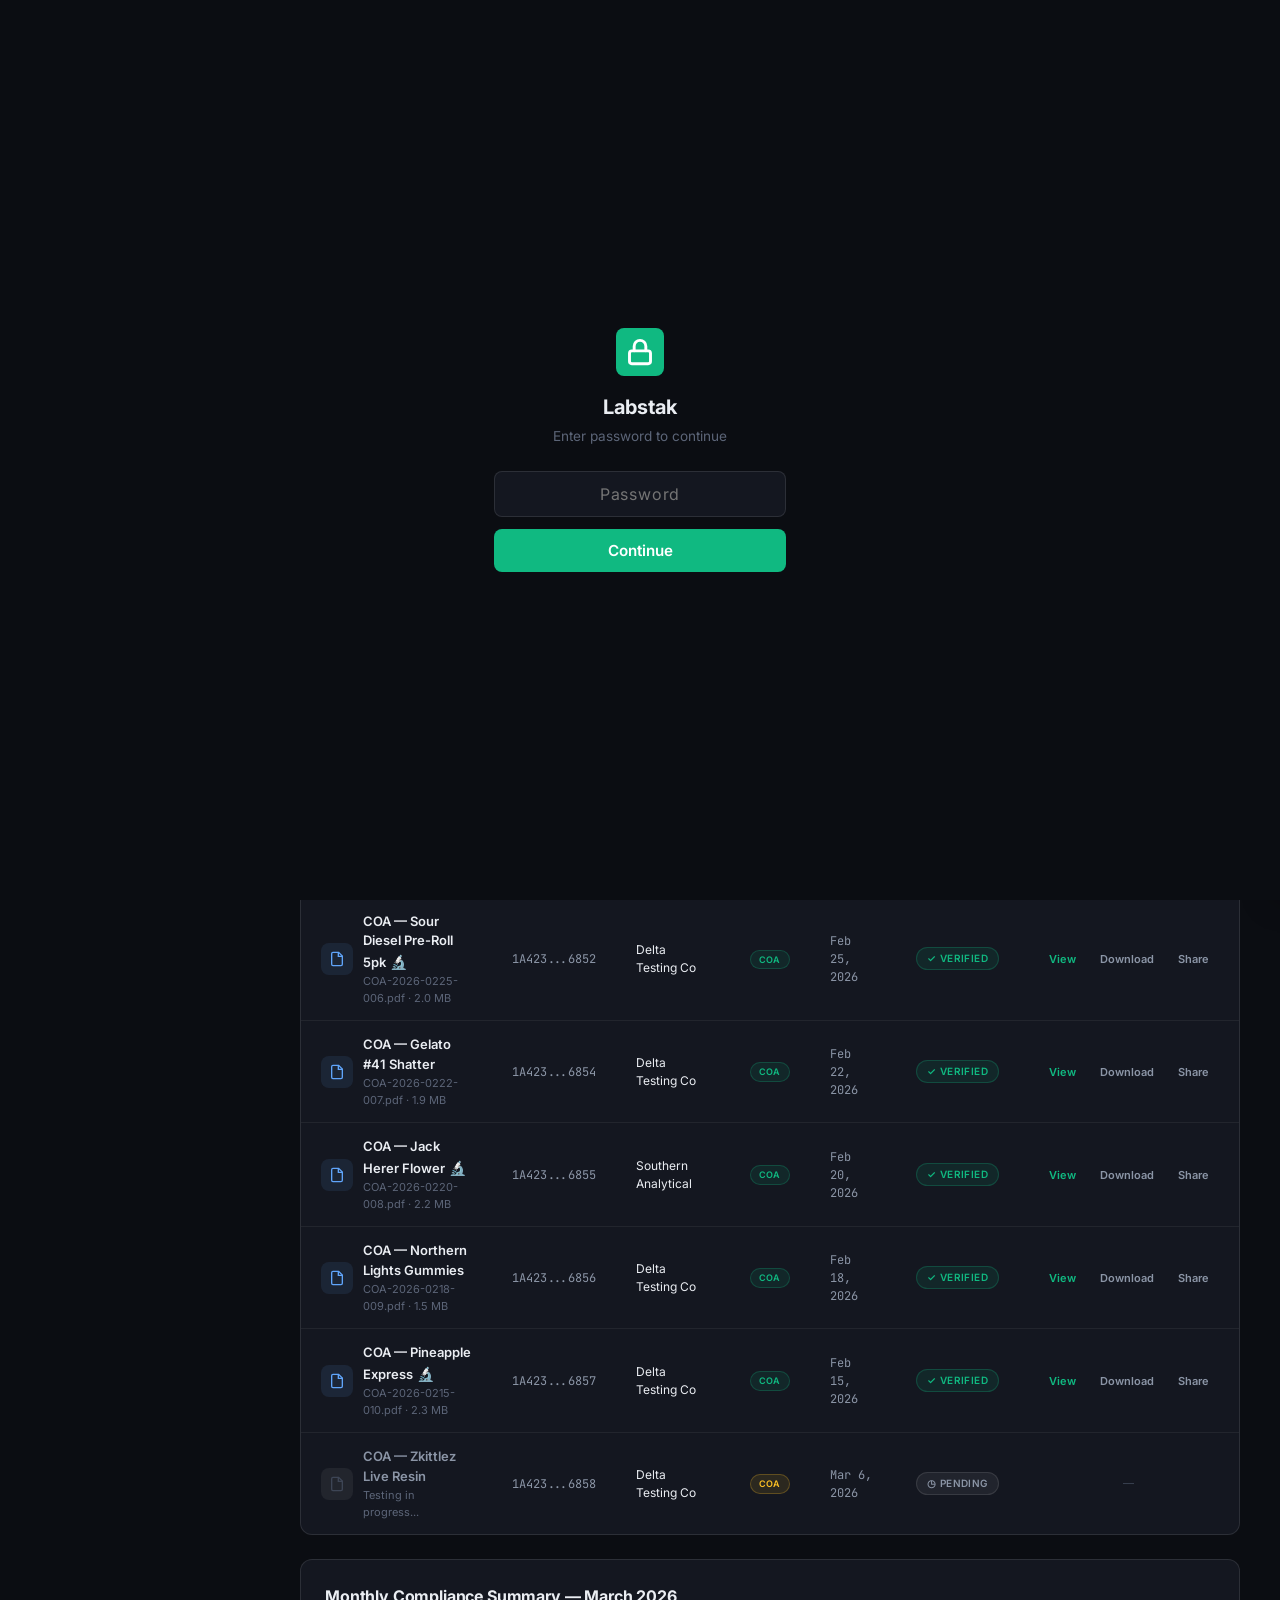
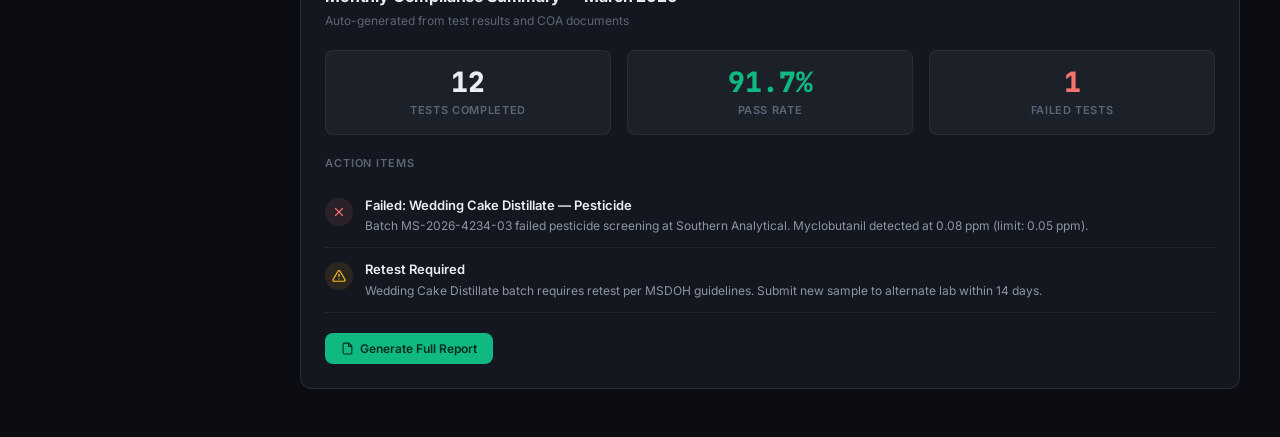
<file: reports.html>
<!DOCTYPE html>
<html lang="en">
<head>
<meta charset="UTF-8">
<meta name="viewport" content="width=device-width, initial-scale=1.0">
<title>Labstak — Reports & Documents</title>
<link rel="preconnect" href="https://fonts.googleapis.com">
<link rel="preconnect" href="https://fonts.gstatic.com" crossorigin>
<link href="https://fonts.googleapis.com/css2?family=Inter:wght@400;500;600;700;800&family=JetBrains+Mono:wght@400;500;600;700&display=swap" rel="stylesheet">
<link rel="stylesheet" href="shared.css">
<style>
[data-theme="light"] .reports-table-card { border: 1px solid rgba(0,0,0,0.12); background: #fff; box-shadow: 0 1px 4px rgba(0,0,0,0.07); }
[data-theme="light"] .reports-table tr { border-bottom-color: rgba(0,0,0,0.08); }
[data-theme="light"] .reports-table tbody tr:hover { background: rgba(0,0,0,0.02); }
[data-theme="light"] .quick-actions { background: #fff; border-color: rgba(0,0,0,0.10); }
[data-theme="light"] .compliance-card { background: #fff; border-color: rgba(0,0,0,0.12); box-shadow: 0 1px 4px rgba(0,0,0,0.07); }
[data-theme="light"] .doc-preview-area { background: #F0F1F4; border-color: rgba(0,0,0,0.08); }
[data-theme="light"] .enrichment-card { background: #F0F1F4; border-color: rgba(0,0,0,0.08); }
[data-theme="light"] .theme-toggle .icon-sun { display: block; }
[data-theme="light"] .theme-toggle .icon-moon { display: none; }
   QUICK ACTIONS
   ══════════════════════════════════════════════════════════════ */
.quick-actions {
  display: flex; align-items: center; gap: 10px;
  padding: 14px 20px;
  background: var(--bg-surface);
  border: 1px solid var(--border-default);
  border-radius: var(--r-lg);
  margin-bottom: 20px;
  flex-wrap: wrap;
}

/* ══════════════════════════════════════════════════════════════
   REPORTS TABLE
   ══════════════════════════════════════════════════════════════ */
.reports-table-card {
  background: var(--bg-surface);
  border: 1px solid var(--border-default);
  border-radius: var(--r-lg);
  overflow: hidden;
  margin-bottom: 24px;
}
.reports-table {
  width: 100%; border-collapse: collapse;
}
.reports-table th {
  text-align: left; padding: 14px 20px;
  font-size: 10px; font-weight: 700; color: var(--text-tertiary);
  text-transform: uppercase; letter-spacing: 0.08em;
  border-bottom: 1px solid var(--border-subtle);
  background: var(--bg-surface); position: sticky; top: 0;
}
.reports-table th.r { text-align: right; }
.reports-table th.c { text-align: center; }
.reports-table td {
  padding: 14px 20px; font-size: 13px;
  border-bottom: 1px solid var(--border-subtle);
  vertical-align: middle;
}
.reports-table td.r { text-align: right; }
.reports-table td.c { text-align: center; }
.reports-table tr:last-child td { border-bottom: none; }
.reports-table tbody tr {
  cursor: pointer;
  transition: background var(--dur-fast) var(--ease);
}
.reports-table tbody tr:hover { background: rgba(255,255,255,0.025); }

.doc-name-cell {
  display: flex; align-items: center; gap: 10px;
}
.doc-icon {
  width: 32px; height: 32px; border-radius: var(--r-md);
  display: flex; align-items: center; justify-content: center;
  flex-shrink: 0;
}
.doc-icon.coa { background: var(--info-bg); color: var(--info); }
.doc-icon svg { width: 16px; height: 16px; }
.doc-info { display: flex; flex-direction: column; gap: 1px; }
.doc-title { font-weight: 600; color: var(--text-primary); }
.doc-subtitle { font-size: 11px; color: var(--text-tertiary); }
.enriched-indicator { margin-left: 4px; font-size: 14px; cursor: help; }

.action-cell {
  display: flex; gap: 4px; justify-content: center;
}
.action-btn {
  padding: 5px 10px; border-radius: var(--r-md); border: none;
  background: transparent; color: var(--text-secondary);
  font-family: var(--font-sans); font-size: 11px; font-weight: 600;
  cursor: pointer;
  transition: all var(--dur-fast) var(--ease);
}
.action-btn:hover { background: rgba(255,255,255,0.06); color: var(--text-primary); }
.action-btn.primary { color: var(--accent); }
.action-btn.primary:hover { background: var(--accent-subtle); }

/* ══════════════════════════════════════════════════════════════
   DETAIL PANEL (slide-out)
   ══════════════════════════════════════════════════════════════ */
.detail-overlay {
  position: fixed; inset: 0; z-index: 200;
  background: rgba(0,0,0,0.5); backdrop-filter: blur(4px);
  opacity: 0; pointer-events: none;
  transition: opacity var(--dur-base) var(--ease);
}
.detail-overlay.open { opacity: 1; pointer-events: auto; }
.detail-panel {
  position: fixed; top: 0; right: 0; bottom: 0; z-index: 201;
  width: min(520px, 90vw);
  background: var(--bg-surface); border-left: 1px solid var(--border-default);
  box-shadow: -8px 0 30px rgba(0,0,0,0.3);
  transform: translateX(100%);
  transition: transform var(--dur-slow) var(--ease-out);
  display: flex; flex-direction: column; overflow-y: auto;
}
.detail-panel.open { transform: translateX(0); }
.detail-header {
  display: flex; align-items: center; justify-content: space-between;
  padding: 20px 24px; border-bottom: 1px solid var(--border-subtle);
  position: sticky; top: 0; z-index: 1; background: var(--bg-surface);
}
.detail-header-left { display: flex; flex-direction: column; gap: 4px; }
.detail-title { font-size: 18px; font-weight: 700; color: var(--text-primary); letter-spacing: -0.01em; }
.detail-subtitle { font-size: 13px; color: var(--text-secondary); }
.detail-close {
  width: 36px; height: 36px; border-radius: var(--r-md);
  border: 1px solid var(--border-default); background: var(--bg-elevated);
  color: var(--text-secondary); cursor: pointer;
  display: flex; align-items: center; justify-content: center;
  transition: all var(--dur-fast) var(--ease); flex-shrink: 0;
}
.detail-close:hover { border-color: var(--border-strong); color: var(--text-primary); background: var(--bg-overlay); }
.detail-close svg { width: 16px; height: 16px; }
.detail-body { padding: 24px; flex: 1; }
.detail-section { margin-bottom: 24px; }
.detail-section-title {
  font-size: 11px; font-weight: 600; color: var(--text-tertiary);
  text-transform: uppercase; letter-spacing: 0.08em; margin-bottom: 12px;
}

/* Document Preview Area */
.doc-preview-area {
  background: var(--bg-elevated);
  border: 1px solid var(--border-subtle);
  border-radius: var(--r-lg);
  height: 200px;
  display: flex; flex-direction: column; align-items: center; justify-content: center;
  color: var(--text-tertiary);
  gap: 8px;
  margin-bottom: 20px;
}
.doc-preview-area svg { width: 48px; height: 48px; opacity: 0.3; }

/* Document metadata */
.meta-grid {
  display: grid; grid-template-columns: 1fr 1fr; gap: 14px;
}
.meta-field { display: flex; flex-direction: column; gap: 2px; }
.meta-field.full { grid-column: 1 / -1; }
.meta-label { font-size: 11px; color: var(--text-tertiary); font-weight: 500; }
.meta-value { font-size: 14px; font-weight: 500; color: var(--text-primary); }
.meta-value.mono { font-family: var(--font-mono); font-size: 13px; }

/* Enrichment card */
.enrichment-card {
  background: var(--bg-elevated);
  border: 1px solid var(--border-subtle);
  border-radius: var(--r-md);
  padding: 16px;
}
.enrichment-header {
  display: flex; align-items: center; gap: 8px;
  margin-bottom: 12px;
}
.enrichment-badge {
  font-size: 11px; font-weight: 700; padding: 3px 10px;
  border-radius: var(--r-full);
  background: var(--accent-subtle); color: var(--accent);
  border: 1px solid rgba(16,185,129,0.25);
}
.enrichment-row {
  display: flex; justify-content: space-between;
  padding: 6px 0; font-size: 12px;
  border-bottom: 1px solid var(--border-subtle);
}
.enrichment-row:last-child { border-bottom: none; }
.enrichment-label { color: var(--text-secondary); }
.enrichment-value { font-weight: 600; font-family: var(--font-mono); }

/* Detail action buttons */
.detail-actions {
  display: flex; gap: 8px; flex-wrap: wrap;
  padding: 20px 24px;
  border-top: 1px solid var(--border-subtle);
}

/* ══════════════════════════════════════════════════════════════
   COMPLIANCE CARD
   ══════════════════════════════════════════════════════════════ */
.compliance-card {
  background: var(--bg-surface);
  border: 1px solid var(--border-default);
  border-radius: var(--r-lg);
  padding: 24px;
}
.compliance-title {
  font-size: 16px; font-weight: 700; letter-spacing: -0.01em;
  margin-bottom: 4px;
}
.compliance-subtitle {
  font-size: 12px; color: var(--text-tertiary);
  margin-bottom: 20px;
}
.compliance-stats {
  display: grid; grid-template-columns: repeat(3, 1fr); gap: 16px;
  margin-bottom: 20px;
}
.compliance-stat {
  text-align: center; padding: 16px;
  background: var(--bg-elevated);
  border: 1px solid var(--border-subtle);
  border-radius: var(--r-md);
}
.compliance-stat-value {
  font-size: 28px; font-weight: 800; font-family: var(--font-mono);
  line-height: 1.1;
}
.compliance-stat-label {
  font-size: 11px; color: var(--text-tertiary); margin-top: 4px;
  text-transform: uppercase; letter-spacing: 0.06em; font-weight: 600;
}
.compliance-item {
  display: flex; align-items: flex-start; gap: 12px;
  padding: 12px 0;
  border-bottom: 1px solid var(--border-subtle);
}
.compliance-item:last-of-type { border-bottom: none; }
.compliance-icon {
  width: 28px; height: 28px; border-radius: var(--r-full);
  display: flex; align-items: center; justify-content: center;
  flex-shrink: 0; margin-top: 2px;
}
.compliance-icon.fail { background: var(--fail-bg); color: var(--fail); }
.compliance-icon.warn { background: var(--warn-bg); color: var(--warn); }
.compliance-icon svg { width: 14px; height: 14px; }
.compliance-text { flex: 1; }
.compliance-text-title { font-size: 13px; font-weight: 600; color: var(--text-primary); }
.compliance-text-desc { font-size: 12px; color: var(--text-secondary); margin-top: 2px; }

/* ══════════════════════════════════════════════════════════════
   ANIMATIONS
   ══════════════════════════════════════════════════════════════ */
@keyframes fade-up {
  from { opacity: 0; transform: translateY(8px); }
  to { opacity: 1; transform: translateY(0); }
}
.anim-in { animation: fade-up var(--dur-slow) var(--ease-out) forwards; }

/* ══════════════════════════════════════════════════════════════
   RESPONSIVE
   ══════════════════════════════════════════════════════════════ */
@media (max-width: 1100px) {
  .compliance-stats { grid-template-columns: repeat(2, 1fr); }
}
@media (max-width: 900px) {
  .page { padding: 20px; }
  .header { padding: 12px 20px; }
  .compliance-stats { grid-template-columns: 1fr; }
  .quick-actions { flex-direction: column; align-items: stretch; }
}
@media (max-width: 768px) {
  .header-search-input { min-width: 160px; }
}
</style>
</head>
<body>
<!-- ═══ MAIN ═══ -->
<main class="main" id="main">
  <div class="header">
    <div class="header-left">
      <span class="header-title">Reports & Documents</span>
      <div class="sync-indicator">
        <span class="sync-dot"></span>
        <span>Synced 2m ago</span>
      </div>
    </div>

    <div class="header-search-wrap">
      <svg viewBox="0 0 24 24" fill="none" stroke="currentColor" stroke-width="2"><circle cx="11" cy="11" r="8"/><line x1="21" y1="21" x2="16.65" y2="16.65"/></svg>
      <input class="header-search-input" type="text" placeholder="Search documents..." id="docSearch">
    </div>

    <div class="filter-btn">
      <span>All Types</span>
      <svg viewBox="0 0 24 24" fill="none" stroke="currentColor" stroke-width="2"><polyline points="6 9 12 15 18 9"/></svg>
    </div>

    <div id="header-actions"></div>
  </div>

  <div class="page">

    <!-- Quick Actions -->
    <div class="quick-actions anim-in">
      <button class="btn btn-primary">
        <svg viewBox="0 0 24 24" fill="none" stroke="currentColor" stroke-width="2"><path d="M21 15v4a2 2 0 01-2 2H5a2 2 0 01-2-2v-4"/><polyline points="7 10 12 15 17 10"/><line x1="12" y1="15" x2="12" y2="3"/></svg>
        Download All COAs
      </button>
      <button class="btn btn-secondary">
        <svg viewBox="0 0 24 24" fill="none" stroke="currentColor" stroke-width="2"><path d="M14.5 2H6a2 2 0 00-2 2v16a2 2 0 002 2h12a2 2 0 002-2V7.5L14.5 2z"/><polyline points="14 2 14 8 20 8"/><line x1="16" y1="13" x2="8" y2="13"/><line x1="16" y1="17" x2="8" y2="17"/></svg>
        Generate Compliance Report
      </button>
      <button class="btn btn-secondary">
        <svg viewBox="0 0 24 24" fill="none" stroke="currentColor" stroke-width="2"><path d="M4 12v8a2 2 0 002 2h12a2 2 0 002-2v-8"/><polyline points="16 6 12 2 8 6"/><line x1="12" y1="2" x2="12" y2="15"/></svg>
        Export to CSV
      </button>
      <div style="margin-left:auto;font-size:12px;color:var(--text-tertiary)">
        <span style="font-family:var(--font-mono);font-weight:700;color:var(--text-primary)">11</span> documents total
      </div>
    </div>

    <!-- Reports Table -->
    <div class="reports-table-card anim-in" style="animation-delay:100ms">
      <table class="reports-table">
        <thead>
          <tr>
            <th>Document</th>
            <th>Package</th>
            <th>Lab</th>
            <th>Type</th>
            <th>Date</th>
            <th>Status</th>
            <th class="c">Actions</th>
          </tr>
        </thead>
        <tbody>
          <tr onclick="openDocPreview(1)">
            <td>
              <div class="doc-name-cell">
                <div class="doc-icon coa"><svg viewBox="0 0 24 24" fill="none" stroke="currentColor" stroke-width="2"><path d="M14.5 2H6a2 2 0 00-2 2v16a2 2 0 002 2h12a2 2 0 002-2V7.5L14.5 2z"/><polyline points="14 2 14 8 20 8"/></svg></div>
                <div class="doc-info">
                  <div class="doc-title">COA — Purple Haze Live Rosin<span class="enriched-indicator" title="AI-enriched data">🔬</span></div>
                  <div class="doc-subtitle">COA-2026-0304-001.pdf · 2.4 MB</div>
                </div>
              </div>
            </td>
            <td><span class="mono" style="font-size:12px;color:var(--text-secondary)">1A423...6847</span></td>
            <td style="font-size:12px">Delta Testing Co</td>
            <td><span class="badge badge-pass" style="font-size:9px;padding:2px 8px">COA</span></td>
            <td class="mono" style="font-size:12px;color:var(--text-secondary)">Mar 4, 2026</td>
            <td><span class="badge badge-pass">✓ Verified</span></td>
            <td class="c">
              <div class="action-cell">
                <button class="action-btn primary" onclick="event.stopPropagation();openDocPreview(1)">View</button>
                <button class="action-btn" onclick="event.stopPropagation()">Download</button>
                <button class="action-btn" onclick="event.stopPropagation()">Share</button>
              </div>
            </td>
          </tr>
          <tr onclick="openDocPreview(2)">
            <td>
              <div class="doc-name-cell">
                <div class="doc-icon coa"><svg viewBox="0 0 24 24" fill="none" stroke="currentColor" stroke-width="2"><path d="M14.5 2H6a2 2 0 00-2 2v16a2 2 0 002 2h12a2 2 0 002-2V7.5L14.5 2z"/><polyline points="14 2 14 8 20 8"/></svg></div>
                <div class="doc-info">
                  <div class="doc-title">COA — Blue Dream Flower</div>
                  <div class="doc-subtitle">COA-2026-0302-002.pdf · 1.8 MB</div>
                </div>
              </div>
            </td>
            <td><span class="mono" style="font-size:12px;color:var(--text-secondary)">1A423...6848</span></td>
            <td style="font-size:12px">Delta Testing Co</td>
            <td><span class="badge badge-pass" style="font-size:9px;padding:2px 8px">COA</span></td>
            <td class="mono" style="font-size:12px;color:var(--text-secondary)">Mar 2, 2026</td>
            <td><span class="badge badge-pass">✓ Verified</span></td>
            <td class="c">
              <div class="action-cell">
                <button class="action-btn primary" onclick="event.stopPropagation();openDocPreview(2)">View</button>
                <button class="action-btn" onclick="event.stopPropagation()">Download</button>
                <button class="action-btn" onclick="event.stopPropagation()">Share</button>
              </div>
            </td>
          </tr>
          <tr>
            <td>
              <div class="doc-name-cell">
                <div class="doc-icon coa" style="background:var(--warn-bg);color:var(--warn)"><svg viewBox="0 0 24 24" fill="none" stroke="currentColor" stroke-width="2"><circle cx="12" cy="12" r="10"/><polyline points="12 6 12 12 16 14"/></svg></div>
                <div class="doc-info">
                  <div class="doc-title">COA — OG Kush Premium</div>
                  <div class="doc-subtitle">Testing in progress...</div>
                </div>
              </div>
            </td>
            <td><span class="mono" style="font-size:12px;color:var(--text-secondary)">1A423...6849</span></td>
            <td style="font-size:12px">Southern Analytical</td>
            <td><span class="badge badge-warn" style="font-size:9px;padding:2px 8px">COA</span></td>
            <td class="mono" style="font-size:12px;color:var(--text-secondary)">Mar 5, 2026</td>
            <td><span class="badge badge-pending">◷ Pending</span></td>
            <td class="c">
              <div class="action-cell">
                <span style="font-size:11px;color:var(--text-disabled)">—</span>
              </div>
            </td>
          </tr>
          <tr onclick="openDocPreview(4)">
            <td>
              <div class="doc-name-cell">
                <div class="doc-icon coa"><svg viewBox="0 0 24 24" fill="none" stroke="currentColor" stroke-width="2"><path d="M14.5 2H6a2 2 0 00-2 2v16a2 2 0 002 2h12a2 2 0 002-2V7.5L14.5 2z"/><polyline points="14 2 14 8 20 8"/></svg></div>
                <div class="doc-info">
                  <div class="doc-title">COA — Gorilla Glue #4<span class="enriched-indicator" title="AI-enriched data">🔬</span></div>
                  <div class="doc-subtitle">COA-2026-0228-004.pdf · 2.1 MB</div>
                </div>
              </div>
            </td>
            <td><span class="mono" style="font-size:12px;color:var(--text-secondary)">1A423...6850</span></td>
            <td style="font-size:12px">Delta Testing Co</td>
            <td><span class="badge badge-pass" style="font-size:9px;padding:2px 8px">COA</span></td>
            <td class="mono" style="font-size:12px;color:var(--text-secondary)">Feb 28, 2026</td>
            <td><span class="badge badge-pass">✓ Verified</span></td>
            <td class="c">
              <div class="action-cell">
                <button class="action-btn primary" onclick="event.stopPropagation();openDocPreview(4)">View</button>
                <button class="action-btn" onclick="event.stopPropagation()">Download</button>
                <button class="action-btn" onclick="event.stopPropagation()">Share</button>
              </div>
            </td>
          </tr>
          <tr onclick="openDocPreview(5)">
            <td>
              <div class="doc-name-cell">
                <div class="doc-icon coa" style="background:var(--fail-bg);color:var(--fail)"><svg viewBox="0 0 24 24" fill="none" stroke="currentColor" stroke-width="2"><path d="M14.5 2H6a2 2 0 00-2 2v16a2 2 0 002 2h12a2 2 0 002-2V7.5L14.5 2z"/><polyline points="14 2 14 8 20 8"/></svg></div>
                <div class="doc-info">
                  <div class="doc-title">COA — Wedding Cake Distillate</div>
                  <div class="doc-subtitle">COA-2026-0227-005.pdf · 1.6 MB</div>
                </div>
              </div>
            </td>
            <td><span class="mono" style="font-size:12px;color:var(--text-secondary)">1A423...6851</span></td>
            <td style="font-size:12px">Southern Analytical</td>
            <td><span class="badge badge-fail" style="font-size:9px;padding:2px 8px">COA</span></td>
            <td class="mono" style="font-size:12px;color:var(--text-secondary)">Feb 27, 2026</td>
            <td><span class="badge badge-fail">⚠ Failed</span></td>
            <td class="c">
              <div class="action-cell">
                <button class="action-btn primary" onclick="event.stopPropagation();openDocPreview(5)">View</button>
                <button class="action-btn" onclick="event.stopPropagation()">Download</button>
              </div>
            </td>
          </tr>
          <tr onclick="openDocPreview(6)">
            <td>
              <div class="doc-name-cell">
                <div class="doc-icon coa"><svg viewBox="0 0 24 24" fill="none" stroke="currentColor" stroke-width="2"><path d="M14.5 2H6a2 2 0 00-2 2v16a2 2 0 002 2h12a2 2 0 002-2V7.5L14.5 2z"/><polyline points="14 2 14 8 20 8"/></svg></div>
                <div class="doc-info">
                  <div class="doc-title">COA — Sour Diesel Pre-Roll 5pk<span class="enriched-indicator" title="AI-enriched data">🔬</span></div>
                  <div class="doc-subtitle">COA-2026-0225-006.pdf · 2.0 MB</div>
                </div>
              </div>
            </td>
            <td><span class="mono" style="font-size:12px;color:var(--text-secondary)">1A423...6852</span></td>
            <td style="font-size:12px">Delta Testing Co</td>
            <td><span class="badge badge-pass" style="font-size:9px;padding:2px 8px">COA</span></td>
            <td class="mono" style="font-size:12px;color:var(--text-secondary)">Feb 25, 2026</td>
            <td><span class="badge badge-pass">✓ Verified</span></td>
            <td class="c">
              <div class="action-cell">
                <button class="action-btn primary" onclick="event.stopPropagation();openDocPreview(6)">View</button>
                <button class="action-btn" onclick="event.stopPropagation()">Download</button>
                <button class="action-btn" onclick="event.stopPropagation()">Share</button>
              </div>
            </td>
          </tr>
          <tr onclick="openDocPreview(7)">
            <td>
              <div class="doc-name-cell">
                <div class="doc-icon coa"><svg viewBox="0 0 24 24" fill="none" stroke="currentColor" stroke-width="2"><path d="M14.5 2H6a2 2 0 00-2 2v16a2 2 0 002 2h12a2 2 0 002-2V7.5L14.5 2z"/><polyline points="14 2 14 8 20 8"/></svg></div>
                <div class="doc-info">
                  <div class="doc-title">COA — Gelato #41 Shatter</div>
                  <div class="doc-subtitle">COA-2026-0222-007.pdf · 1.9 MB</div>
                </div>
              </div>
            </td>
            <td><span class="mono" style="font-size:12px;color:var(--text-secondary)">1A423...6854</span></td>
            <td style="font-size:12px">Delta Testing Co</td>
            <td><span class="badge badge-pass" style="font-size:9px;padding:2px 8px">COA</span></td>
            <td class="mono" style="font-size:12px;color:var(--text-secondary)">Feb 22, 2026</td>
            <td><span class="badge badge-pass">✓ Verified</span></td>
            <td class="c">
              <div class="action-cell">
                <button class="action-btn primary" onclick="event.stopPropagation();openDocPreview(7)">View</button>
                <button class="action-btn" onclick="event.stopPropagation()">Download</button>
                <button class="action-btn" onclick="event.stopPropagation()">Share</button>
              </div>
            </td>
          </tr>
          <tr onclick="openDocPreview(8)">
            <td>
              <div class="doc-name-cell">
                <div class="doc-icon coa"><svg viewBox="0 0 24 24" fill="none" stroke="currentColor" stroke-width="2"><path d="M14.5 2H6a2 2 0 00-2 2v16a2 2 0 002 2h12a2 2 0 002-2V7.5L14.5 2z"/><polyline points="14 2 14 8 20 8"/></svg></div>
                <div class="doc-info">
                  <div class="doc-title">COA — Jack Herer Flower<span class="enriched-indicator" title="AI-enriched data">🔬</span></div>
                  <div class="doc-subtitle">COA-2026-0220-008.pdf · 2.2 MB</div>
                </div>
              </div>
            </td>
            <td><span class="mono" style="font-size:12px;color:var(--text-secondary)">1A423...6855</span></td>
            <td style="font-size:12px">Southern Analytical</td>
            <td><span class="badge badge-pass" style="font-size:9px;padding:2px 8px">COA</span></td>
            <td class="mono" style="font-size:12px;color:var(--text-secondary)">Feb 20, 2026</td>
            <td><span class="badge badge-pass">✓ Verified</span></td>
            <td class="c">
              <div class="action-cell">
                <button class="action-btn primary" onclick="event.stopPropagation();openDocPreview(8)">View</button>
                <button class="action-btn" onclick="event.stopPropagation()">Download</button>
                <button class="action-btn" onclick="event.stopPropagation()">Share</button>
              </div>
            </td>
          </tr>
          <tr onclick="openDocPreview(9)">
            <td>
              <div class="doc-name-cell">
                <div class="doc-icon coa"><svg viewBox="0 0 24 24" fill="none" stroke="currentColor" stroke-width="2"><path d="M14.5 2H6a2 2 0 00-2 2v16a2 2 0 002 2h12a2 2 0 002-2V7.5L14.5 2z"/><polyline points="14 2 14 8 20 8"/></svg></div>
                <div class="doc-info">
                  <div class="doc-title">COA — Northern Lights Gummies</div>
                  <div class="doc-subtitle">COA-2026-0218-009.pdf · 1.5 MB</div>
                </div>
              </div>
            </td>
            <td><span class="mono" style="font-size:12px;color:var(--text-secondary)">1A423...6856</span></td>
            <td style="font-size:12px">Delta Testing Co</td>
            <td><span class="badge badge-pass" style="font-size:9px;padding:2px 8px">COA</span></td>
            <td class="mono" style="font-size:12px;color:var(--text-secondary)">Feb 18, 2026</td>
            <td><span class="badge badge-pass">✓ Verified</span></td>
            <td class="c">
              <div class="action-cell">
                <button class="action-btn primary" onclick="event.stopPropagation();openDocPreview(9)">View</button>
                <button class="action-btn" onclick="event.stopPropagation()">Download</button>
                <button class="action-btn" onclick="event.stopPropagation()">Share</button>
              </div>
            </td>
          </tr>
          <tr onclick="openDocPreview(10)">
            <td>
              <div class="doc-name-cell">
                <div class="doc-icon coa"><svg viewBox="0 0 24 24" fill="none" stroke="currentColor" stroke-width="2"><path d="M14.5 2H6a2 2 0 00-2 2v16a2 2 0 002 2h12a2 2 0 002-2V7.5L14.5 2z"/><polyline points="14 2 14 8 20 8"/></svg></div>
                <div class="doc-info">
                  <div class="doc-title">COA — Pineapple Express<span class="enriched-indicator" title="AI-enriched data">🔬</span></div>
                  <div class="doc-subtitle">COA-2026-0215-010.pdf · 2.3 MB</div>
                </div>
              </div>
            </td>
            <td><span class="mono" style="font-size:12px;color:var(--text-secondary)">1A423...6857</span></td>
            <td style="font-size:12px">Delta Testing Co</td>
            <td><span class="badge badge-pass" style="font-size:9px;padding:2px 8px">COA</span></td>
            <td class="mono" style="font-size:12px;color:var(--text-secondary)">Feb 15, 2026</td>
            <td><span class="badge badge-pass">✓ Verified</span></td>
            <td class="c">
              <div class="action-cell">
                <button class="action-btn primary" onclick="event.stopPropagation();openDocPreview(10)">View</button>
                <button class="action-btn" onclick="event.stopPropagation()">Download</button>
                <button class="action-btn" onclick="event.stopPropagation()">Share</button>
              </div>
            </td>
          </tr>
          <tr>
            <td>
              <div class="doc-name-cell">
                <div class="doc-icon coa" style="background:var(--pending-bg);color:var(--text-disabled)"><svg viewBox="0 0 24 24" fill="none" stroke="currentColor" stroke-width="2"><path d="M14.5 2H6a2 2 0 00-2 2v16a2 2 0 002 2h12a2 2 0 002-2V7.5L14.5 2z"/><polyline points="14 2 14 8 20 8"/></svg></div>
                <div class="doc-info">
                  <div class="doc-title" style="color:var(--text-secondary)">COA — Zkittlez Live Resin</div>
                  <div class="doc-subtitle">Testing in progress...</div>
                </div>
              </div>
            </td>
            <td><span class="mono" style="font-size:12px;color:var(--text-secondary)">1A423...6858</span></td>
            <td style="font-size:12px">Delta Testing Co</td>
            <td><span class="badge badge-warn" style="font-size:9px;padding:2px 8px">COA</span></td>
            <td class="mono" style="font-size:12px;color:var(--text-secondary)">Mar 6, 2026</td>
            <td><span class="badge badge-pending">◷ Pending</span></td>
            <td class="c">
              <div class="action-cell">
                <span style="font-size:11px;color:var(--text-disabled)">—</span>
              </div>
            </td>
          </tr>
        </tbody>
      </table>
    </div>

    <!-- Compliance Summary -->
    <div class="compliance-card anim-in" style="animation-delay:200ms">
      <div class="compliance-title">Monthly Compliance Summary — March 2026</div>
      <div class="compliance-subtitle">Auto-generated from test results and COA documents</div>

      <div class="compliance-stats">
        <div class="compliance-stat">
          <div class="compliance-stat-value" style="color:var(--text-primary)">12</div>
          <div class="compliance-stat-label">Tests Completed</div>
        </div>
        <div class="compliance-stat">
          <div class="compliance-stat-value" style="color:var(--pass)">91.7%</div>
          <div class="compliance-stat-label">Pass Rate</div>
        </div>
        <div class="compliance-stat">
          <div class="compliance-stat-value" style="color:var(--fail)">1</div>
          <div class="compliance-stat-label">Failed Tests</div>
        </div>
      </div>

      <div class="detail-section-title" style="margin-top:8px">Action Items</div>

      <div class="compliance-item">
        <div class="compliance-icon fail">
          <svg viewBox="0 0 24 24" fill="none" stroke="currentColor" stroke-width="2" stroke-linecap="round"><line x1="18" y1="6" x2="6" y2="18"/><line x1="6" y1="6" x2="18" y2="18"/></svg>
        </div>
        <div class="compliance-text">
          <div class="compliance-text-title">Failed: Wedding Cake Distillate — Pesticide</div>
          <div class="compliance-text-desc">Batch MS-2026-4234-03 failed pesticide screening at Southern Analytical. Myclobutanil detected at 0.08 ppm (limit: 0.05 ppm).</div>
        </div>
      </div>
      <div class="compliance-item">
        <div class="compliance-icon warn">
          <svg viewBox="0 0 24 24" fill="none" stroke="currentColor" stroke-width="2" stroke-linecap="round"><path d="M10.29 3.86L1.82 18a2 2 0 001.71 3h16.94a2 2 0 001.71-3L13.71 3.86a2 2 0 00-3.42 0z"/><line x1="12" y1="9" x2="12" y2="13"/><line x1="12" y1="17" x2="12.01" y2="17"/></svg>
        </div>
        <div class="compliance-text">
          <div class="compliance-text-title">Retest Required</div>
          <div class="compliance-text-desc">Wedding Cake Distillate batch requires retest per MSDOH guidelines. Submit new sample to alternate lab within 14 days.</div>
        </div>
      </div>

      <div style="margin-top:20px">
        <button class="btn btn-primary">
          <svg viewBox="0 0 24 24" fill="none" stroke="currentColor" stroke-width="2"><path d="M14.5 2H6a2 2 0 00-2 2v16a2 2 0 002 2h12a2 2 0 002-2V7.5L14.5 2z"/><polyline points="14 2 14 8 20 8"/></svg>
          Generate Full Report
        </button>
      </div>
    </div>

  </div>
</main>

<!-- ═══ DETAIL PANEL ═══ -->
<div class="detail-overlay" id="detailOverlay" onclick="closeDocPreview()"></div>
<div class="detail-panel" id="detailPanel">
  <div class="detail-header">
    <div class="detail-header-left">
      <div class="detail-title" id="previewTitle">COA — Purple Haze Live Rosin</div>
      <div class="detail-subtitle" id="previewSubtitle">Certificate of Analysis</div>
    </div>
    <button class="detail-close" onclick="closeDocPreview()">
      <svg viewBox="0 0 24 24" fill="none" stroke="currentColor" stroke-width="2" stroke-linecap="round"><line x1="18" y1="6" x2="6" y2="18"/><line x1="6" y1="6" x2="18" y2="18"/></svg>
    </button>
  </div>
  <div class="detail-body">

    <!-- Document Preview -->
    <div class="doc-preview-area">
      <svg viewBox="0 0 24 24" fill="none" stroke="currentColor" stroke-width="1.5">
        <path d="M14.5 2H6a2 2 0 00-2 2v16a2 2 0 002 2h12a2 2 0 002-2V7.5L14.5 2z"/>
        <polyline points="14 2 14 8 20 8"/>
        <line x1="16" y1="13" x2="8" y2="13"/>
        <line x1="16" y1="17" x2="8" y2="17"/>
        <line x1="10" y1="9" x2="8" y2="9"/>
      </svg>
      <span style="font-size:12px;font-weight:600">PDF Preview</span>
      <span style="font-size:11px">Click to open full document</span>
    </div>

    <!-- Document Metadata -->
    <div class="detail-section">
      <div class="detail-section-title">Document Info</div>
      <div class="meta-grid" id="previewMeta">
        <div class="meta-field">
          <div class="meta-label">Package</div>
          <div class="meta-value">Purple Haze Live Rosin</div>
        </div>
        <div class="meta-field">
          <div class="meta-label">Lab</div>
          <div class="meta-value">Delta Testing Co</div>
        </div>
        <div class="meta-field">
          <div class="meta-label">Date</div>
          <div class="meta-value mono">Mar 4, 2026</div>
        </div>
        <div class="meta-field">
          <div class="meta-label">File Size</div>
          <div class="meta-value mono">2.4 MB</div>
        </div>
        <div class="meta-field">
          <div class="meta-label">Metrc Tag</div>
          <div class="meta-value mono">1A42301000026847</div>
        </div>
        <div class="meta-field">
          <div class="meta-label">Status</div>
          <div class="meta-value" style="color:var(--pass);font-weight:600">✓ Verified</div>
        </div>
      </div>
    </div>

    <!-- Enrichment Details -->
    <div class="detail-section" id="enrichmentSection">
      <div class="detail-section-title">🔬 Enrichment Details</div>
      <div class="enrichment-card">
        <div class="enrichment-header">
          <span class="enrichment-badge">AI-Enriched</span>
          <span style="font-size:11px;color:var(--text-tertiary);margin-left:auto">Processed Mar 4, 2026</span>
        </div>
        <div class="enrichment-row">
          <span class="enrichment-label">Confidence Score</span>
          <span class="enrichment-value" style="color:var(--pass)">98.4%</span>
        </div>
        <div class="enrichment-row">
          <span class="enrichment-label">Analytes Extracted</span>
          <span class="enrichment-value">24</span>
        </div>
        <div class="enrichment-row">
          <span class="enrichment-label">Cannabinoids Found</span>
          <span class="enrichment-value">8</span>
        </div>
        <div class="enrichment-row">
          <span class="enrichment-label">Terpenes Found</span>
          <span class="enrichment-value" style="color:var(--terps)">12</span>
        </div>
        <div class="enrichment-row">
          <span class="enrichment-label">Total THC</span>
          <span class="enrichment-value" style="color:var(--thc)">78.4%</span>
        </div>
        <div class="enrichment-row">
          <span class="enrichment-label">Total Terpenes</span>
          <span class="enrichment-value" style="color:var(--terps)">4.82%</span>
        </div>
      </div>
    </div>

  </div>

  <div class="detail-actions">
    <button class="btn btn-primary" style="flex:1">
      <svg viewBox="0 0 24 24" fill="none" stroke="currentColor" stroke-width="2"><path d="M21 15v4a2 2 0 01-2 2H5a2 2 0 01-2-2v-4"/><polyline points="7 10 12 15 17 10"/><line x1="12" y1="15" x2="12" y2="3"/></svg>
      Download PDF
    </button>
    <button class="btn btn-secondary" style="flex:1">
      <svg viewBox="0 0 24 24" fill="none" stroke="currentColor" stroke-width="2"><circle cx="18" cy="5" r="3"/><circle cx="6" cy="12" r="3"/><circle cx="18" cy="19" r="3"/><line x1="8.59" y1="13.51" x2="15.42" y2="17.49"/><line x1="15.41" y1="6.51" x2="8.59" y2="10.49"/></svg>
      Share Link
    </button>
    <button class="btn btn-secondary">
      <svg viewBox="0 0 24 24" fill="none" stroke="currentColor" stroke-width="2"><polyline points="6 9 6 2 18 2 18 9"/><path d="M6 18H4a2 2 0 01-2-2v-5a2 2 0 012-2h16a2 2 0 012 2v5a2 2 0 01-2 2h-2"/><rect x="6" y="14" width="12" height="8"/></svg>
      Print
    </button>
  </div>
</div>

<script>
// Document data for preview panel
const docs = {
  1: { title: 'COA — Purple Haze Live Rosin', pkg: 'Purple Haze Live Rosin', lab: 'Delta Testing Co', date: 'Mar 4, 2026', size: '2.4 MB', metrc: '1A42301000026847', status: '✓ Verified', enriched: true, confidence: '98.4%', analytes: 24, cannabinoids: 8, terpenes: 12, thc: '78.4%', totalTerps: '4.82%' },
  2: { title: 'COA — Blue Dream Flower', pkg: 'Blue Dream Flower', lab: 'Delta Testing Co', date: 'Mar 2, 2026', size: '1.8 MB', metrc: '1A42301000026848', status: '✓ Verified', enriched: false },
  4: { title: 'COA — Gorilla Glue #4', pkg: 'Gorilla Glue #4', lab: 'Delta Testing Co', date: 'Feb 28, 2026', size: '2.1 MB', metrc: '1A42301000026850', status: '✓ Verified', enriched: true, confidence: '97.1%', analytes: 22, cannabinoids: 7, terpenes: 10, thc: '28.7%', totalTerps: '3.41%' },
  5: { title: 'COA — Wedding Cake Distillate', pkg: 'Wedding Cake Distillate', lab: 'Southern Analytical', date: 'Feb 27, 2026', size: '1.6 MB', metrc: '1A42301000026851', status: '⚠ Failed', enriched: false, failed: true },
  6: { title: 'COA — Sour Diesel Pre-Roll 5pk', pkg: 'Sour Diesel Pre-Roll 5pk', lab: 'Delta Testing Co', date: 'Feb 25, 2026', size: '2.0 MB', metrc: '1A42301000026852', status: '✓ Verified', enriched: true, confidence: '96.8%', analytes: 20, cannabinoids: 6, terpenes: 9, thc: '21.5%', totalTerps: '2.67%' },
  7: { title: 'COA — Gelato #41 Shatter', pkg: 'Gelato #41 Shatter', lab: 'Delta Testing Co', date: 'Feb 22, 2026', size: '1.9 MB', metrc: '1A42301000026854', status: '✓ Verified', enriched: false },
  8: { title: 'COA — Jack Herer Flower', pkg: 'Jack Herer Flower', lab: 'Southern Analytical', date: 'Feb 20, 2026', size: '2.2 MB', metrc: '1A42301000026855', status: '✓ Verified', enriched: true, confidence: '95.2%', analytes: 19, cannabinoids: 7, terpenes: 8, thc: '22.8%', totalTerps: '2.71%' },
  9: { title: 'COA — Northern Lights Gummies', pkg: 'Northern Lights Gummies 100mg', lab: 'Delta Testing Co', date: 'Feb 18, 2026', size: '1.5 MB', metrc: '1A42301000026856', status: '✓ Verified', enriched: false },
  10: { title: 'COA — Pineapple Express', pkg: 'Pineapple Express', lab: 'Delta Testing Co', date: 'Feb 15, 2026', size: '2.3 MB', metrc: '1A42301000026857', status: '✓ Verified', enriched: true, confidence: '97.9%', analytes: 23, cannabinoids: 8, terpenes: 11, thc: '25.1%', totalTerps: '3.28%' },
};

function openDocPreview(id) {
  const doc = docs[id];
  if (!doc) return;

  document.getElementById('previewTitle').textContent = doc.title;
  document.getElementById('previewSubtitle').textContent = doc.failed ? 'Certificate of Analysis — FAILED' : 'Certificate of Analysis';

  const statusColor = doc.failed ? 'var(--fail)' : 'var(--pass)';
  document.getElementById('previewMeta').innerHTML = `
    <div class="meta-field"><div class="meta-label">Package</div><div class="meta-value">${doc.pkg}</div></div>
    <div class="meta-field"><div class="meta-label">Lab</div><div class="meta-value">${doc.lab}</div></div>
    <div class="meta-field"><div class="meta-label">Date</div><div class="meta-value mono">${doc.date}</div></div>
    <div class="meta-field"><div class="meta-label">File Size</div><div class="meta-value mono">${doc.size}</div></div>
    <div class="meta-field"><div class="meta-label">Metrc Tag</div><div class="meta-value mono">${doc.metrc}</div></div>
    <div class="meta-field"><div class="meta-label">Status</div><div class="meta-value" style="color:${statusColor};font-weight:600">${doc.status}</div></div>
  `;

  const enrichSection = document.getElementById('enrichmentSection');
  if (doc.enriched) {
    enrichSection.style.display = 'block';
    enrichSection.innerHTML = `
      <div class="detail-section-title">🔬 Enrichment Details</div>
      <div class="enrichment-card">
        <div class="enrichment-header">
          <span class="enrichment-badge">AI-Enriched</span>
          <span style="font-size:11px;color:var(--text-tertiary);margin-left:auto">Processed ${doc.date}</span>
        </div>
        <div class="enrichment-row"><span class="enrichment-label">Confidence Score</span><span class="enrichment-value" style="color:var(--pass)">${doc.confidence}</span></div>
        <div class="enrichment-row"><span class="enrichment-label">Analytes Extracted</span><span class="enrichment-value">${doc.analytes}</span></div>
        <div class="enrichment-row"><span class="enrichment-label">Cannabinoids Found</span><span class="enrichment-value">${doc.cannabinoids}</span></div>
        <div class="enrichment-row"><span class="enrichment-label">Terpenes Found</span><span class="enrichment-value" style="color:var(--terps)">${doc.terpenes}</span></div>
        <div class="enrichment-row"><span class="enrichment-label">Total THC</span><span class="enrichment-value" style="color:var(--thc)">${doc.thc}</span></div>
        <div class="enrichment-row"><span class="enrichment-label">Total Terpenes</span><span class="enrichment-value" style="color:var(--terps)">${doc.totalTerps}</span></div>
      </div>
    `;
  } else {
    enrichSection.style.display = 'none';
  }

  document.getElementById('detailOverlay').classList.add('open');
  document.getElementById('detailPanel').classList.add('open');
  document.body.style.overflow = 'hidden';
}

function closeDocPreview() {
  document.getElementById('detailOverlay').classList.remove('open');
  document.getElementById('detailPanel').classList.remove('open');
  document.body.style.overflow = '';
}

// Theme

// Init
document.addEventListener('DOMContentLoaded', function() {
  // Escape to close
  document.addEventListener('keydown', function(e) { if (e.key === 'Escape') closeDocPreview(); });
});
</script>


<script src="shared.js"></script>
<script>LabstakShared.init({ page: 'reports', title: 'Reports & Documents' });</script>
</body>
</html>
</file>
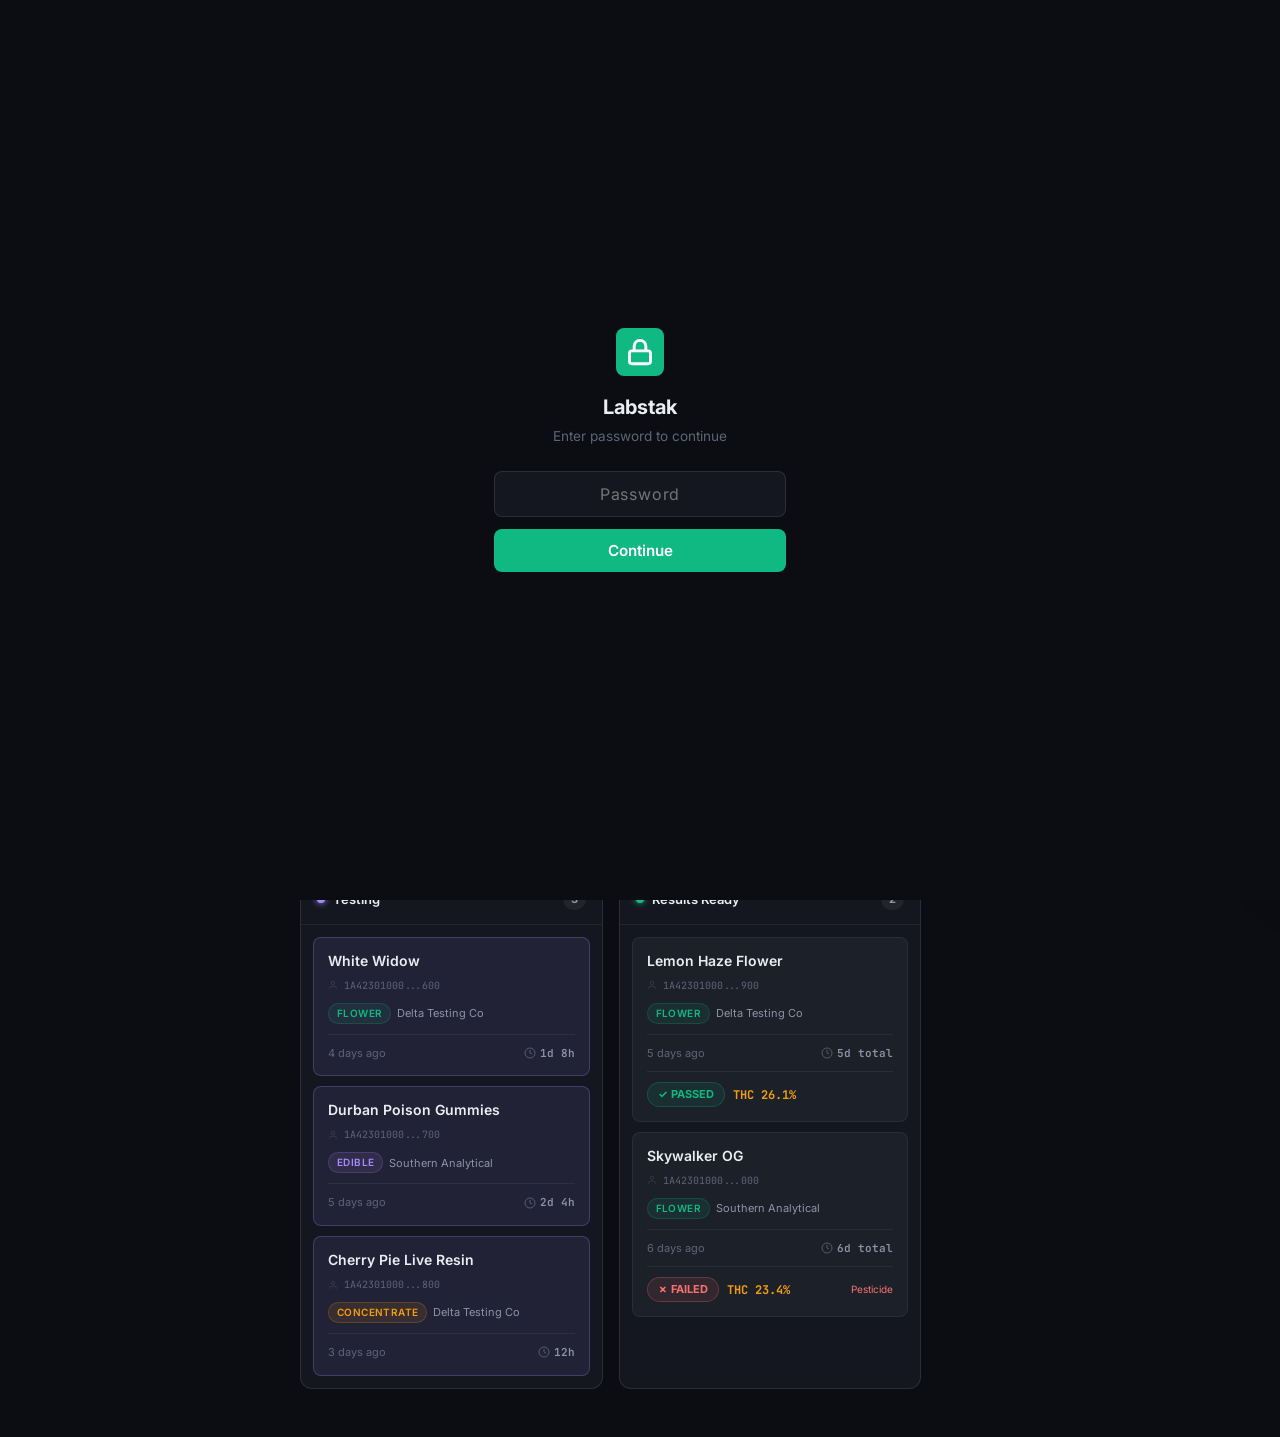
<file: samples.html>
<!DOCTYPE html>
<html lang="en">
<head>
<meta charset="UTF-8">
<meta name="viewport" content="width=device-width, initial-scale=1.0">
<title>Labstak — Samples Pipeline</title>
<link rel="preconnect" href="https://fonts.googleapis.com">
<link rel="preconnect" href="https://fonts.gstatic.com" crossorigin>
<link href="https://fonts.googleapis.com/css2?family=Inter:wght@400;500;600;700;800&family=JetBrains+Mono:wght@400;500;600;700&display=swap" rel="stylesheet">
<link rel="stylesheet" href="shared.css">
<style>
[data-theme="light"] .kanban-col { background: rgba(0,0,0,0.02); border-color: rgba(0,0,0,0.08); }
[data-theme="light"] .sample-card { background: #fff; border-color: rgba(0,0,0,0.10); box-shadow: 0 1px 3px rgba(0,0,0,0.06); }
[data-theme="light"] .sample-card:hover { box-shadow: 0 4px 16px rgba(0,0,0,0.10); }
[data-theme="light"] .summary-strip { background: #fff; border-color: rgba(0,0,0,0.10); }
[data-theme="light"] .list-table-card { border-color: rgba(0,0,0,0.10); background: #fff; box-shadow: 0 1px 4px rgba(0,0,0,0.07); }
[data-theme="light"] .list-table tr { border-bottom-color: rgba(0,0,0,0.08); }
[data-theme="light"] .list-table tbody tr:hover { background: rgba(0,0,0,0.02); }
[data-theme="light"] .col-header { background: rgba(0,0,0,0.03); }
[data-theme="light"] .theme-toggle .icon-sun { display: block; }
[data-theme="light"] .theme-toggle .icon-moon { display: none; }
   SUMMARY STRIP
   ══════════════════════════════════════════════════════════════ */
.summary-strip {
  display: flex; align-items: center; gap: 24px;
  background: var(--bg-surface);
  border: 1px solid var(--border-default);
  border-radius: var(--r-lg);
  padding: 14px 24px;
  margin-bottom: 20px;
  flex-wrap: wrap;
}
.summary-item {
  display: flex; align-items: center; gap: 8px;
  font-size: 13px; color: var(--text-secondary);
}
.summary-value {
  font-weight: 700; font-family: var(--font-mono);
  font-size: 16px; color: var(--text-primary);
}
.summary-divider {
  width: 1px; height: 28px; background: var(--border-default);
}
.summary-dot {
  width: 8px; height: 8px; border-radius: 50%;
  display: inline-block; flex-shrink: 0;
}

/* ══════════════════════════════════════════════════════════════
   KANBAN VIEW
   ══════════════════════════════════════════════════════════════ */
.kanban-container {
  display: grid;
  grid-template-columns: repeat(5, 1fr);
  gap: 16px;
  flex: 1;
  min-height: 0;
}
.kanban-col {
  background: var(--bg-surface);
  border: 1px solid var(--border-default);
  border-radius: var(--r-lg);
  display: flex; flex-direction: column;
  min-height: 400px;
  transition: border-color var(--dur-fast) var(--ease);
}
.col-header {
  padding: 14px 16px;
  border-bottom: 1px solid var(--border-subtle);
  display: flex; align-items: center; justify-content: space-between;
  border-radius: var(--r-lg) var(--r-lg) 0 0;
  flex-shrink: 0;
}
.col-title {
  display: flex; align-items: center; gap: 8px;
  font-size: 13px; font-weight: 600;
}
.col-dot {
  width: 8px; height: 8px; border-radius: 50%;
}
.col-count {
  font-size: 11px; font-weight: 700;
  padding: 2px 8px; border-radius: var(--r-full);
  background: rgba(255,255,255,0.06);
  color: var(--text-secondary);
}
.col-body {
  flex: 1; padding: 12px;
  display: flex; flex-direction: column; gap: 10px;
  overflow-y: auto;
}
.col-body::-webkit-scrollbar { width: 4px; }
.col-body::-webkit-scrollbar-track { background: transparent; }
.col-body::-webkit-scrollbar-thumb { background: var(--bg-float); border-radius: 2px; }

/* ── Sample Cards ── */
.sample-card {
  background: var(--bg-elevated);
  border: 1px solid var(--border-subtle);
  border-radius: var(--r-md);
  padding: 14px;
  cursor: pointer;
  transition: all var(--dur-fast) var(--ease);
  position: relative;
}
.sample-card:hover {
  transform: translateY(-2px);
  box-shadow: 0 6px 20px rgba(0,0,0,0.25);
}
.sample-card.stage-pickup:hover { border-color: var(--text-tertiary); }
.sample-card.stage-transit:hover { border-color: var(--info); box-shadow: 0 6px 20px rgba(96,165,250,0.12); }
.sample-card.stage-lab:hover { border-color: var(--warn); box-shadow: 0 6px 20px rgba(251,191,36,0.12); }
.sample-card.stage-testing:hover { border-color: var(--terps); box-shadow: 0 6px 20px rgba(167,139,250,0.12); }
.sample-card.stage-results-pass:hover { border-color: var(--pass); box-shadow: 0 6px 20px rgba(16,185,129,0.12); }
.sample-card.stage-results-fail:hover { border-color: var(--fail); box-shadow: 0 6px 20px rgba(248,113,113,0.12); }

.card-top {
  display: flex; justify-content: space-between; align-items: flex-start;
  margin-bottom: 8px;
}
.card-strain {
  font-size: 14px; font-weight: 600; color: var(--text-primary);
  line-height: 1.3;
}
.card-sla-dot {
  width: 10px; height: 10px; min-width: 10px;
  border-radius: 50%;
  margin-top: 4px;
  flex-shrink: 0;
}
.card-sla-dot.ok { display: none; }
.card-sla-dot.warn { background: var(--warn); box-shadow: 0 0 6px rgba(251,191,36,0.5); }
.card-sla-dot.danger { background: var(--fail); box-shadow: 0 0 6px rgba(248,113,113,0.5); animation: pulse-danger 2s ease-in-out infinite; }
@keyframes pulse-danger {
  0%, 100% { box-shadow: 0 0 6px rgba(248,113,113,0.5); }
  50% { box-shadow: 0 0 12px rgba(248,113,113,0.8); }
}

.card-metrc {
  font-size: 10px; font-family: var(--font-mono);
  color: var(--text-tertiary);
  margin-bottom: 10px;
  display: flex; align-items: center; gap: 6px;
}

.card-meta {
  display: flex; align-items: center; gap: 6px;
  flex-wrap: wrap;
  margin-bottom: 10px;
}
.category-pill {
  font-size: 10px; font-weight: 600;
  padding: 2px 8px; border-radius: var(--r-full);
  text-transform: uppercase; letter-spacing: 0.04em;
}
.cat-flower { background: rgba(16,185,129,0.10); color: var(--accent); border: 1px solid rgba(16,185,129,0.20); }
.cat-concentrate { background: rgba(245,158,11,0.10); color: var(--thc); border: 1px solid rgba(245,158,11,0.20); }
.cat-edible { background: rgba(167,139,250,0.10); color: var(--terps); border: 1px solid rgba(167,139,250,0.20); }
.cat-preroll { background: rgba(96,165,250,0.10); color: var(--info); border: 1px solid rgba(96,165,250,0.20); }

.card-lab {
  font-size: 11px; color: var(--text-secondary);
}

.card-bottom {
  display: flex; justify-content: space-between; align-items: center;
  padding-top: 10px;
  border-top: 1px solid var(--border-subtle);
}
.card-submitted {
  font-size: 11px; color: var(--text-tertiary);
}
.card-time {
  font-size: 11px; font-weight: 600; font-family: var(--font-mono);
  color: var(--text-secondary);
  display: flex; align-items: center; gap: 4px;
}
.card-time svg { width: 12px; height: 12px; opacity: 0.5; }

/* Results-specific */
.card-result {
  display: flex; align-items: center; gap: 8px;
  margin-top: 10px; padding-top: 10px;
  border-top: 1px solid var(--border-subtle);
}
.result-badge {
  font-size: 11px; font-weight: 700;
  padding: 3px 10px; border-radius: var(--r-full);
}
.result-pass { background: var(--pass-bg); color: var(--pass); border: 1px solid var(--pass-border); }
.result-fail { background: var(--fail-bg); color: var(--fail); border: 1px solid var(--fail-border); }
.result-thc {
  font-size: 12px; font-weight: 700; font-family: var(--font-mono);
  color: var(--thc);
}
.result-total {
  font-size: 11px; color: var(--text-tertiary);
  margin-left: auto;
}

/* ══════════════════════════════════════════════════════════════
   LIST VIEW
   ══════════════════════════════════════════════════════════════ */
.list-view { display: none; flex: 1; }
.list-view.active { display: block; }
.kanban-view.active { display: grid; }
.kanban-view { display: none; }

.list-table-card {
  background: var(--bg-surface);
  border: 1px solid var(--border-default);
  border-radius: var(--r-lg);
  overflow: hidden;
}
.list-table {
  width: 100%; border-collapse: collapse;
}
.list-table th {
  text-align: left; padding: 14px 20px;
  font-size: 11px; font-weight: 600; color: var(--text-tertiary);
  text-transform: uppercase; letter-spacing: 0.07em;
  border-bottom: 1px solid var(--border-subtle);
  background: var(--bg-surface); position: sticky; top: 0;
}
.list-table th.r { text-align: right; }
.list-table th.c { text-align: center; }
.list-table td {
  padding: 14px 20px; font-size: 13px;
  border-bottom: 1px solid var(--border-subtle);
  vertical-align: middle;
}
.list-table td.r { text-align: right; }
.list-table td.c { text-align: center; }
.list-table tr:last-child td { border-bottom: none; }
.list-table tbody tr {
  cursor: pointer;
  transition: background var(--dur-fast) var(--ease);
}
.list-table tbody tr:hover { background: rgba(255,255,255,0.025); }

.stage-badge {
  display: inline-flex; align-items: center; gap: 5px;
  padding: 4px 12px; border-radius: var(--r-full);
  font-size: 11px; font-weight: 600; white-space: nowrap;
}
.stage-pickup { background: var(--pending-bg); color: var(--text-secondary); border: 1px solid var(--border-default); }
.stage-transit { background: var(--info-bg); color: var(--info); border: 1px solid var(--info-border); }
.stage-at-lab { background: var(--warn-bg); color: var(--warn); border: 1px solid var(--warn-border); }
.stage-testing { background: var(--terps-subtle); color: var(--terps); border: 1px solid rgba(167,139,250,0.25); }
.stage-passed { background: var(--pass-bg); color: var(--pass); border: 1px solid var(--pass-border); }
.stage-failed { background: var(--fail-bg); color: var(--fail); border: 1px solid var(--fail-border); }

.list-strain-cell { display: flex; flex-direction: column; gap: 2px; }
.list-strain-name { font-weight: 600; font-size: 14px; color: var(--text-primary); }
.list-strain-metrc { font-size: 10px; color: var(--text-tertiary); font-family: var(--font-mono); }
.list-sla-indicator { display: inline-flex; align-items: center; gap: 4px; }
.list-sla-dot {
  width: 7px; height: 7px; border-radius: 50%;
}

/* ══════════════════════════════════════════════════════════════
   DETAIL PANEL
   ══════════════════════════════════════════════════════════════ */
.detail-overlay {
  position: fixed; inset: 0; z-index: 200;
  background: rgba(0,0,0,0.5); backdrop-filter: blur(4px);
  opacity: 0; pointer-events: none;
  transition: opacity var(--dur-base) var(--ease);
}
.detail-overlay.open { opacity: 1; pointer-events: auto; }
.detail-panel {
  position: fixed; top: 0; right: 0; bottom: 0; z-index: 201;
  width: min(520px, 90vw);
  background: var(--bg-surface); border-left: 1px solid var(--border-default);
  box-shadow: -8px 0 30px rgba(0,0,0,0.3);
  transform: translateX(100%);
  transition: transform var(--dur-slow) var(--ease-out);
  display: flex; flex-direction: column; overflow-y: auto;
}
.detail-panel.open { transform: translateX(0); }
.detail-header {
  display: flex; align-items: center; justify-content: space-between;
  padding: 20px 24px; border-bottom: 1px solid var(--border-subtle);
  position: sticky; top: 0; z-index: 1; background: var(--bg-surface);
}
.detail-header-left { display: flex; flex-direction: column; gap: 4px; }
.detail-title { font-size: 18px; font-weight: 700; color: var(--text-primary); letter-spacing: -0.01em; }
.detail-subtitle { font-size: 13px; color: var(--text-secondary); }
.detail-close {
  width: 36px; height: 36px; border-radius: var(--r-md);
  border: 1px solid var(--border-default); background: var(--bg-elevated);
  color: var(--text-secondary); cursor: pointer;
  display: flex; align-items: center; justify-content: center;
  transition: all var(--dur-fast) var(--ease); flex-shrink: 0;
}
.detail-close:hover { border-color: var(--border-strong); color: var(--text-primary); background: var(--bg-overlay); }
.detail-close svg { width: 16px; height: 16px; }
.detail-body { padding: 24px; flex: 1; }
.detail-section { margin-bottom: 24px; }
.detail-section-title { font-size: 11px; font-weight: 600; color: var(--text-tertiary); text-transform: uppercase; letter-spacing: 0.08em; margin-bottom: 12px; }
.detail-grid { display: grid; grid-template-columns: 1fr 1fr; gap: 16px; }
.detail-field { display: flex; flex-direction: column; gap: 2px; }
.detail-field.full { grid-column: 1 / -1; }
.detail-label { font-size: 11px; color: var(--text-tertiary); font-weight: 500; }
.detail-value { font-size: 14px; font-weight: 500; color: var(--text-primary); }
.detail-value.mono { font-family: var(--font-mono); font-size: 13px; }

/* Pipeline progress in detail */
.pipeline-progress {
  display: flex; align-items: center; gap: 0;
  margin-bottom: 24px;
  padding: 16px;
  background: var(--bg-elevated);
  border-radius: var(--r-md);
  border: 1px solid var(--border-subtle);
}
.pipeline-step {
  display: flex; flex-direction: column; align-items: center;
  flex: 1;
  position: relative;
}
.pipeline-step-dot {
  width: 24px; height: 24px; border-radius: 50%;
  display: flex; align-items: center; justify-content: center;
  font-size: 10px; font-weight: 700;
  margin-bottom: 6px;
  transition: all var(--dur-base) var(--ease);
}
.pipeline-step-dot.completed { background: var(--accent); color: #022C22; }
.pipeline-step-dot.active { background: var(--accent); color: #022C22; box-shadow: 0 0 0 4px var(--accent-subtle); }
.pipeline-step-dot.pending { background: var(--bg-overlay); color: var(--text-disabled); border: 1px solid var(--border-default); }
.pipeline-step-label { font-size: 10px; color: var(--text-tertiary); text-align: center; white-space: nowrap; }
.pipeline-step-label.active { color: var(--accent); font-weight: 600; }
.pipeline-connector {
  flex: 1; height: 2px; background: var(--border-default);
  margin: 0 -8px;
  align-self: flex-start;
  margin-top: 12px;
}
.pipeline-connector.completed { background: var(--accent); }

/* ══════════════════════════════════════════════════════════════
   ANIMATIONS
   ══════════════════════════════════════════════════════════════ */
@keyframes fade-up { from { opacity: 0; transform: translateY(8px); } to { opacity: 1; transform: translateY(0); } }
.anim-in { animation: fade-up var(--dur-slow) var(--ease-out) forwards; }
@keyframes card-enter {
  from { opacity: 0; transform: translateY(12px); }
  to { opacity: 1; transform: translateY(0); }
}
.card-anim { animation: card-enter var(--dur-base) var(--ease-out) forwards; }

/* View transition */
.view-transitioning { opacity: 0; transform: translateY(6px); }

/* ══════════════════════════════════════════════════════════════
   RESPONSIVE
   ══════════════════════════════════════════════════════════════ */
@media (max-width: 1400px) {
  .kanban-container { grid-template-columns: repeat(3, 1fr); }
}
@media (max-width: 1100px) {
  .kanban-container { grid-template-columns: repeat(2, 1fr); }
}
@media (max-width: 900px) {
  .page { padding: 20px; }
  .header { padding: 12px 20px; }
  .search-bar { min-width: 140px; }
  .kanban-container { grid-template-columns: 1fr; }
  .summary-strip { gap: 12px; padding: 12px 16px; }
  .summary-divider { display: none; }
}
@media (max-width: 768px) {
  .header-filters { display: none; }
}
</style>
</head>
<body>
<!-- ═══ MAIN ═══ -->
<main class="main" id="main">
  <div class="header">
    <div class="header-left">
      <span class="header-title">Samples Pipeline</span>
      <div class="sync-indicator">
        <span class="sync-dot"></span>
        <span>Synced 2m ago</span>
      </div>
    </div>

    <div class="header-filters">
      <div class="view-toggle" id="viewToggle">
        <button class="view-toggle-btn active" data-view="kanban" onclick="setView('kanban')">
          <svg viewBox="0 0 24 24" fill="none" stroke="currentColor" stroke-width="2" stroke-linecap="round"><rect x="3" y="3" width="7" height="13" rx="1"/><rect x="14" y="3" width="7" height="9" rx="1"/></svg>
          <span>Kanban</span>
        </button>
        <button class="view-toggle-btn" data-view="list" onclick="setView('list')">
          <svg viewBox="0 0 24 24" fill="none" stroke="currentColor" stroke-width="2" stroke-linecap="round"><line x1="8" y1="6" x2="21" y2="6"/><line x1="8" y1="12" x2="21" y2="12"/><line x1="8" y1="18" x2="21" y2="18"/><line x1="3" y1="6" x2="3.01" y2="6"/><line x1="3" y1="12" x2="3.01" y2="12"/><line x1="3" y1="18" x2="3.01" y2="18"/></svg>
          <span>List</span>
        </button>
      </div>
      <div class="dropdown"><span>All Labs</span><svg viewBox="0 0 24 24" fill="none" stroke="currentColor" stroke-width="2"><polyline points="6 9 12 15 18 9"/></svg></div>
      <div class="dropdown"><span>All Categories</span><svg viewBox="0 0 24 24" fill="none" stroke="currentColor" stroke-width="2"><polyline points="6 9 12 15 18 9"/></svg></div>
      <div class="dropdown"><span>Last 30 Days</span><svg viewBox="0 0 24 24" fill="none" stroke="currentColor" stroke-width="2"><polyline points="6 9 12 15 18 9"/></svg></div>
    </div>

    <div id="header-actions"></div>
  </div>

  <div class="page">
    <!-- Summary Strip -->
    <div class="summary-strip anim-in">
      <div class="summary-item">
        <span style="font-size:12px;color:var(--text-tertiary)">Total in Pipeline</span>
        <span class="summary-value">12</span>
      </div>
      <div class="summary-divider"></div>
      <div class="summary-item">
        <span style="font-size:12px;color:var(--text-tertiary)">Avg Turnaround</span>
        <span class="summary-value">4.2<span style="font-size:12px;font-weight:500;color:var(--text-tertiary)">d</span></span>
      </div>
      <div class="summary-divider"></div>
      <div class="summary-item">
        <span class="summary-dot" style="background:var(--pass);box-shadow:0 0 4px var(--pass)"></span>
        <span style="font-size:12px;color:var(--text-secondary)">On Track</span>
        <span class="summary-value" style="color:var(--pass);font-size:14px">9</span>
      </div>
      <div class="summary-item">
        <span class="summary-dot" style="background:var(--warn);box-shadow:0 0 4px var(--warn)"></span>
        <span style="font-size:12px;color:var(--text-secondary)">At Risk</span>
        <span class="summary-value" style="color:var(--warn);font-size:14px">2</span>
      </div>
      <div class="summary-item">
        <span class="summary-dot" style="background:var(--fail);box-shadow:0 0 4px var(--fail)"></span>
        <span style="font-size:12px;color:var(--text-secondary)">Overdue</span>
        <span class="summary-value" style="color:var(--fail);font-size:14px">1</span>
      </div>
      <div style="margin-left:auto;display:flex;align-items:center;gap:12px;">
        <div class="summary-item" style="gap:4px;">
          <span class="summary-dot" style="background:var(--text-tertiary)"></span>
          <span style="font-size:11px">2</span>
        </div>
        <div class="summary-item" style="gap:4px;">
          <span class="summary-dot" style="background:var(--info)"></span>
          <span style="font-size:11px">2</span>
        </div>
        <div class="summary-item" style="gap:4px;">
          <span class="summary-dot" style="background:var(--warn)"></span>
          <span style="font-size:11px">3</span>
        </div>
        <div class="summary-item" style="gap:4px;">
          <span class="summary-dot" style="background:var(--terps)"></span>
          <span style="font-size:11px">3</span>
        </div>
        <div class="summary-item" style="gap:4px;">
          <span class="summary-dot" style="background:var(--pass)"></span>
          <span style="font-size:11px">2</span>
        </div>
      </div>
    </div>

    <!-- Kanban View -->
    <div class="kanban-container kanban-view active" id="kanbanView"></div>

    <!-- List View -->
    <div class="list-view" id="listView">
      <div class="list-table-card">
        <table class="list-table">
          <thead>
            <tr>
              <th>Sample</th>
              <th>Stage</th>
              <th>Category</th>
              <th>Lab</th>
              <th class="r">Submitted</th>
              <th class="r">Time in Stage</th>
              <th class="r">Result</th>
            </tr>
          </thead>
          <tbody id="listTableBody"></tbody>
        </table>
      </div>
    </div>
  </div>
</main>

<!-- ═══ DETAIL PANEL ═══ -->
<div class="detail-overlay" id="detailOverlay" onclick="closeDetail()"></div>
<div class="detail-panel" id="detailPanel">
  <div class="detail-header">
    <div class="detail-header-left">
      <div class="detail-title" id="detailTitle">—</div>
      <div class="detail-subtitle" id="detailSubtitle">—</div>
    </div>
    <button class="detail-close" onclick="closeDetail()">
      <svg viewBox="0 0 24 24" fill="none" stroke="currentColor" stroke-width="2" stroke-linecap="round"><line x1="18" y1="6" x2="6" y2="18"/><line x1="6" y1="6" x2="18" y2="18"/></svg>
    </button>
  </div>
  <div class="detail-body" id="detailBody"></div>
</div>

<script>
// ══════════════════════════════════════════════════════════════
// SAMPLE DATA
// ══════════════════════════════════════════════════════════════
const samples = [
  {
    id: 1, name: "Runtz Flower", metrc: "1A4230100002685900", category: "Flower",
    lab: "Delta Testing Co", submitted: "Today", timeInStage: "< 1h",
    timeHours: 0.5, stage: "pickup", sla: "ok"
  },
  {
    id: 2, name: "Sunset Sherbet Distillate", metrc: "1A4230100002686000", category: "Concentrate",
    lab: "Southern Analytical", submitted: "Today", timeInStage: "3h",
    timeHours: 3, stage: "pickup", sla: "ok"
  },
  {
    id: 3, name: "Mimosa Flower", metrc: "1A4230100002686100", category: "Flower",
    lab: "Delta Testing Co", submitted: "Yesterday", timeInStage: "18h",
    timeHours: 18, stage: "transit", sla: "ok"
  },
  {
    id: 4, name: "Grape Ape Pre-Roll 5pk", metrc: "1A4230100002686200", category: "Pre-Roll",
    lab: "Delta Testing Co", submitted: "Yesterday", timeInStage: "22h",
    timeHours: 22, stage: "transit", sla: "warn"
  },
  {
    id: 5, name: "Tangie Haze", metrc: "1A4230100002686300", category: "Flower",
    lab: "Southern Analytical", submitted: "2 days ago", timeInStage: "1d 6h",
    timeHours: 30, stage: "lab", sla: "ok"
  },
  {
    id: 6, name: "MAC #1 Shatter", metrc: "1A4230100002686400", category: "Concentrate",
    lab: "Delta Testing Co", submitted: "2 days ago", timeInStage: "1d 2h",
    timeHours: 26, stage: "lab", sla: "ok"
  },
  {
    id: 7, name: "Banana Kush", metrc: "1A4230100002686500", category: "Flower",
    lab: "Southern Analytical", submitted: "3 days ago", timeInStage: "2d 1h",
    timeHours: 49, stage: "lab", sla: "warn"
  },
  {
    id: 8, name: "White Widow", metrc: "1A4230100002686600", category: "Flower",
    lab: "Delta Testing Co", submitted: "4 days ago", timeInStage: "1d 8h",
    timeHours: 32, stage: "testing", sla: "ok"
  },
  {
    id: 9, name: "Durban Poison Gummies", metrc: "1A4230100002686700", category: "Edible",
    lab: "Southern Analytical", submitted: "5 days ago", timeInStage: "2d 4h",
    timeHours: 52, stage: "testing", sla: "ok"
  },
  {
    id: 10, name: "Cherry Pie Live Resin", metrc: "1A4230100002686800", category: "Concentrate",
    lab: "Delta Testing Co", submitted: "3 days ago", timeInStage: "12h",
    timeHours: 12, stage: "testing", sla: "ok"
  },
  {
    id: 11, name: "Lemon Haze Flower", metrc: "1A4230100002686900", category: "Flower",
    lab: "Delta Testing Co", submitted: "5 days ago", timeInStage: "5d total",
    timeHours: 120, stage: "results", sla: "ok",
    result: "pass", thc: 26.1, failReason: null
  },
  {
    id: 12, name: "Skywalker OG", metrc: "1A4230100002687000", category: "Flower",
    lab: "Southern Analytical", submitted: "6 days ago", timeInStage: "6d total",
    timeHours: 144, stage: "results", sla: "ok",
    result: "fail", thc: 23.4, failReason: "Pesticide"
  }
];

const stages = [
  { key: "pickup", label: "Awaiting Pickup", color: "var(--text-tertiary)", dotClass: "" },
  { key: "transit", label: "In Transit", color: "var(--info)", dotClass: "" },
  { key: "lab", label: "At Lab", color: "var(--warn)", dotClass: "" },
  { key: "testing", label: "Testing", color: "var(--terps)", dotClass: "" },
  { key: "results", label: "Results Ready", color: "var(--pass)", dotClass: "" }
];

const stageIndex = { pickup: 0, transit: 1, lab: 2, testing: 3, results: 4 };

const categoryClass = {
  "Flower": "cat-flower",
  "Concentrate": "cat-concentrate",
  "Edible": "cat-edible",
  "Pre-Roll": "cat-preroll"
};

// ══════════════════════════════════════════════════════════════
// SLA CALCULATION
// ══════════════════════════════════════════════════════════════
function getSlaStatus(sample) {
  const thresholds = {
    pickup: { warn: 24, danger: 48 },
    transit: { warn: 24, danger: 48 },
    lab: { warn: 48, danger: 96 },
    testing: { warn: 72, danger: 144 },
    results: { warn: Infinity, danger: Infinity }
  };
  const t = thresholds[sample.stage];
  if (sample.timeHours >= t.danger) return 'danger';
  if (sample.timeHours >= t.warn) return 'warn';
  return 'ok';
}

// ══════════════════════════════════════════════════════════════
// KANBAN RENDERING
// ══════════════════════════════════════════════════════════════
function renderKanban() {
  const container = document.getElementById('kanbanView');
  container.innerHTML = '';

  stages.forEach((stage, stageIdx) => {
    const stageSamples = samples.filter(s => s.stage === stage.key);

    const col = document.createElement('div');
    col.className = 'kanban-col';

    col.innerHTML = `
      <div class="col-header">
        <div class="col-title">
          <span class="col-dot" style="background:${stage.color};box-shadow:0 0 6px ${stage.color}"></span>
          <span>${stage.label}</span>
        </div>
        <span class="col-count">${stageSamples.length}</span>
      </div>
      <div class="col-body">
        ${stageSamples.map((s, i) => renderSampleCard(s, i)).join('')}
      </div>
    `;

    container.appendChild(col);
  });
}

function renderSampleCard(sample, index) {
  const sla = getSlaStatus(sample);
  let stageClass = 'stage-' + sample.stage;
  if (sample.stage === 'results') {
    stageClass = sample.result === 'pass' ? 'stage-results-pass' : 'stage-results-fail';
  }

  let resultHtml = '';
  if (sample.stage === 'results') {
    const isPassed = sample.result === 'pass';
    resultHtml = `
      <div class="card-result">
        <span class="result-badge ${isPassed ? 'result-pass' : 'result-fail'}">
          ${isPassed ? '✓ PASSED' : '✗ FAILED'}
        </span>
        <span class="result-thc">THC ${sample.thc}%</span>
        ${!isPassed && sample.failReason ? `<span style="font-size:10px;color:var(--fail);margin-left:auto">${sample.failReason}</span>` : ''}
      </div>
    `;
  }

  return `
    <div class="sample-card ${stageClass} card-anim" style="animation-delay:${index * 60}ms" onclick="openDetail(${sample.id})">
      <div class="card-top">
        <span class="card-strain">${sample.name}</span>
        <span class="card-sla-dot ${sla}"></span>
      </div>
      <div class="card-metrc">
        <svg viewBox="0 0 24 24" fill="none" stroke="currentColor" stroke-width="2" style="width:10px;height:10px;opacity:0.4"><path d="M20 21v-2a4 4 0 00-4-4H8a4 4 0 00-4 4v2"/><circle cx="12" cy="7" r="4"/></svg>
        ${sample.metrc.substring(0, 10)}...${sample.metrc.slice(-3)}
      </div>
      <div class="card-meta">
        <span class="category-pill ${categoryClass[sample.category]}">${sample.category}</span>
        <span class="card-lab">${sample.lab}</span>
      </div>
      <div class="card-bottom">
        <span class="card-submitted">${sample.submitted}</span>
        <span class="card-time">
          <svg viewBox="0 0 24 24" fill="none" stroke="currentColor" stroke-width="2"><circle cx="12" cy="12" r="10"/><polyline points="12 6 12 12 16 14"/></svg>
          ${sample.timeInStage}
        </span>
      </div>
      ${resultHtml}
    </div>
  `;
}

// ══════════════════════════════════════════════════════════════
// LIST RENDERING
// ══════════════════════════════════════════════════════════════
function renderList() {
  const tbody = document.getElementById('listTableBody');

  const stageLabels = {
    pickup: { class: 'stage-pickup', text: 'Awaiting Pickup', icon: '◷' },
    transit: { class: 'stage-transit', text: 'In Transit', icon: '→' },
    lab: { class: 'stage-at-lab', text: 'At Lab', icon: '◉' },
    testing: { class: 'stage-testing', text: 'Testing', icon: '⚗' },
    results: null // handled by pass/fail
  };

  tbody.innerHTML = samples.map(s => {
    let stageBadge;
    if (s.stage === 'results') {
      if (s.result === 'pass') {
        stageBadge = `<span class="stage-badge stage-passed">✓ Passed</span>`;
      } else {
        stageBadge = `<span class="stage-badge stage-failed">✗ Failed</span>`;
      }
    } else {
      const sl = stageLabels[s.stage];
      stageBadge = `<span class="stage-badge ${sl.class}">${sl.icon} ${sl.text}</span>`;
    }

    const sla = getSlaStatus(s);
    let slaHtml = '';
    if (sla === 'warn') {
      slaHtml = `<span class="list-sla-dot" style="background:var(--warn);box-shadow:0 0 4px var(--warn);display:inline-block;margin-left:6px"></span>`;
    } else if (sla === 'danger') {
      slaHtml = `<span class="list-sla-dot" style="background:var(--fail);box-shadow:0 0 4px var(--fail);display:inline-block;margin-left:6px"></span>`;
    }

    const resultHtml = s.stage === 'results'
      ? `<span style="font-family:var(--font-mono);font-weight:600;color:var(--thc)">THC ${s.thc}%</span>`
      : '<span style="color:var(--text-disabled)">—</span>';

    return `
      <tr onclick="openDetail(${s.id})">
        <td>
          <div class="list-strain-cell">
            <span class="list-strain-name">${s.name}</span>
            <span class="list-strain-metrc">${s.metrc.substring(0, 10)}...${s.metrc.slice(-3)}</span>
          </div>
        </td>
        <td>${stageBadge}</td>
        <td><span class="category-pill ${categoryClass[s.category]}">${s.category}</span></td>
        <td style="color:var(--text-secondary)">${s.lab}</td>
        <td class="r" style="color:var(--text-secondary);font-size:12px">${s.submitted}</td>
        <td class="r">
          <span style="font-family:var(--font-mono);font-size:12px;color:var(--text-secondary)">${s.timeInStage}</span>
          ${slaHtml}
        </td>
        <td class="r">${resultHtml}</td>
      </tr>
    `;
  }).join('');
}

// ══════════════════════════════════════════════════════════════
// DETAIL PANEL
// ══════════════════════════════════════════════════════════════
function openDetail(id) {
  const sample = samples.find(s => s.id === id);
  if (!sample) return;

  document.getElementById('detailTitle').textContent = sample.name;
  document.getElementById('detailSubtitle').textContent = `${sample.category} · ${sample.lab}`;

  const si = stageIndex[sample.stage];

  // Build pipeline progress
  let pipelineHtml = '<div class="pipeline-progress">';
  stages.forEach((stage, idx) => {
    if (idx > 0) {
      pipelineHtml += `<div class="pipeline-connector ${idx <= si ? 'completed' : ''}"></div>`;
    }
    let dotClass = 'pending';
    let labelClass = '';
    let dotContent = idx + 1;
    if (idx < si) { dotClass = 'completed'; dotContent = '✓'; }
    else if (idx === si) { dotClass = 'active'; labelClass = ' active'; }
    pipelineHtml += `
      <div class="pipeline-step">
        <div class="pipeline-step-dot ${dotClass}">${dotContent}</div>
        <div class="pipeline-step-label${labelClass}">${stage.label}</div>
      </div>
    `;
  });
  pipelineHtml += '</div>';

  const sla = getSlaStatus(sample);
  let slaHtml = '<span style="color:var(--pass);font-weight:600">✓ On Track</span>';
  if (sla === 'warn') slaHtml = '<span style="color:var(--warn);font-weight:600">⚠ At Risk</span>';
  if (sla === 'danger') slaHtml = '<span style="color:var(--fail);font-weight:600">⚠ Overdue</span>';

  let resultSection = '';
  if (sample.stage === 'results') {
    const isPassed = sample.result === 'pass';
    resultSection = `
      <div class="detail-section">
        <div class="detail-section-title">Test Results</div>
        <div style="display:flex;align-items:center;gap:12px;padding:16px;background:${isPassed ? 'var(--pass-bg)' : 'var(--fail-bg)'};border:1px solid ${isPassed ? 'var(--pass-border)' : 'var(--fail-border)'};border-radius:var(--r-md);">
          <span style="font-size:24px">${isPassed ? '✓' : '✗'}</span>
          <div>
            <div style="font-size:16px;font-weight:700;color:${isPassed ? 'var(--pass)' : 'var(--fail)'}">${isPassed ? 'ALL TESTS PASSED' : 'FAILED'}</div>
            <div style="font-size:12px;color:var(--text-secondary)">${isPassed ? 'Sample cleared all compliance tests' : 'Failed: ' + sample.failReason}</div>
          </div>
          <div style="margin-left:auto;text-align:right">
            <div style="font-size:10px;color:var(--text-tertiary);text-transform:uppercase;letter-spacing:0.06em">THC</div>
            <div style="font-size:24px;font-weight:700;font-family:var(--font-mono);color:var(--thc)">${sample.thc}%</div>
          </div>
        </div>
      </div>
    `;
  }

  const body = document.getElementById('detailBody');
  body.innerHTML = `
    <div class="detail-section">
      <div class="detail-section-title">Pipeline Progress</div>
      ${pipelineHtml}
    </div>
    ${resultSection}
    <div class="detail-section">
      <div class="detail-section-title">Sample Info</div>
      <div class="detail-grid">
        <div class="detail-field">
          <div class="detail-label">Metrc Tag</div>
          <div class="detail-value mono">${sample.metrc}</div>
        </div>
        <div class="detail-field">
          <div class="detail-label">Category</div>
          <div class="detail-value">${sample.category}</div>
        </div>
        <div class="detail-field">
          <div class="detail-label">Testing Lab</div>
          <div class="detail-value">${sample.lab}</div>
        </div>
        <div class="detail-field">
          <div class="detail-label">SLA Status</div>
          <div class="detail-value">${slaHtml}</div>
        </div>
        <div class="detail-field">
          <div class="detail-label">Submitted</div>
          <div class="detail-value">${sample.submitted}</div>
        </div>
        <div class="detail-field">
          <div class="detail-label">Time in Stage</div>
          <div class="detail-value mono">${sample.timeInStage}</div>
        </div>
      </div>
    </div>
  `;

  document.getElementById('detailOverlay').classList.add('open');
  document.getElementById('detailPanel').classList.add('open');
  document.body.style.overflow = 'hidden';
}

function closeDetail() {
  document.getElementById('detailOverlay').classList.remove('open');
  document.getElementById('detailPanel').classList.remove('open');
  document.body.style.overflow = '';
}

// ══════════════════════════════════════════════════════════════
// VIEW TOGGLE
// ══════════════════════════════════════════════════════════════
let currentView = 'kanban';

function setView(view) {
  if (view === currentView) return;
  currentView = view;

  document.querySelectorAll('.view-toggle-btn').forEach(b =>
    b.classList.toggle('active', b.getAttribute('data-view') === view)
  );

  const kanban = document.getElementById('kanbanView');
  const list = document.getElementById('listView');

  if (view === 'kanban') {
    list.classList.remove('active');
    kanban.classList.add('active');
    // Re-trigger card animations
    kanban.querySelectorAll('.sample-card').forEach((card, i) => {
      card.style.animation = 'none';
      card.offsetHeight; // reflow
      card.style.animation = `card-enter var(--dur-base) var(--ease-out) forwards`;
      card.style.animationDelay = `${i * 40}ms`;
    });
  } else {
    kanban.classList.remove('active');
    list.classList.add('active');
    renderList();
  }

  localStorage.setItem('ls-samples-view', view);
}

// ══════════════════════════════════════════════════════════════
// THEME + SIDEBAR
// ══════════════════════════════════════════════════════════════


// ══════════════════════════════════════════════════════════════
// INIT
// ══════════════════════════════════════════════════════════════
document.addEventListener('DOMContentLoaded', function() {

  // Render
  renderKanban();
  renderList();

  // Escape to close detail
  document.addEventListener('keydown', function(e) { if (e.key === 'Escape') closeDetail(); });

  // Saved view preference
  const savedView = localStorage.getItem('ls-samples-view');
  if (savedView === 'list') setView('list');
});
</script>


<script src="shared.js"></script>
<script>LabstakShared.init({ page: 'samples', title: 'Samples Pipeline' });</script>
</body>
</html>
</file>
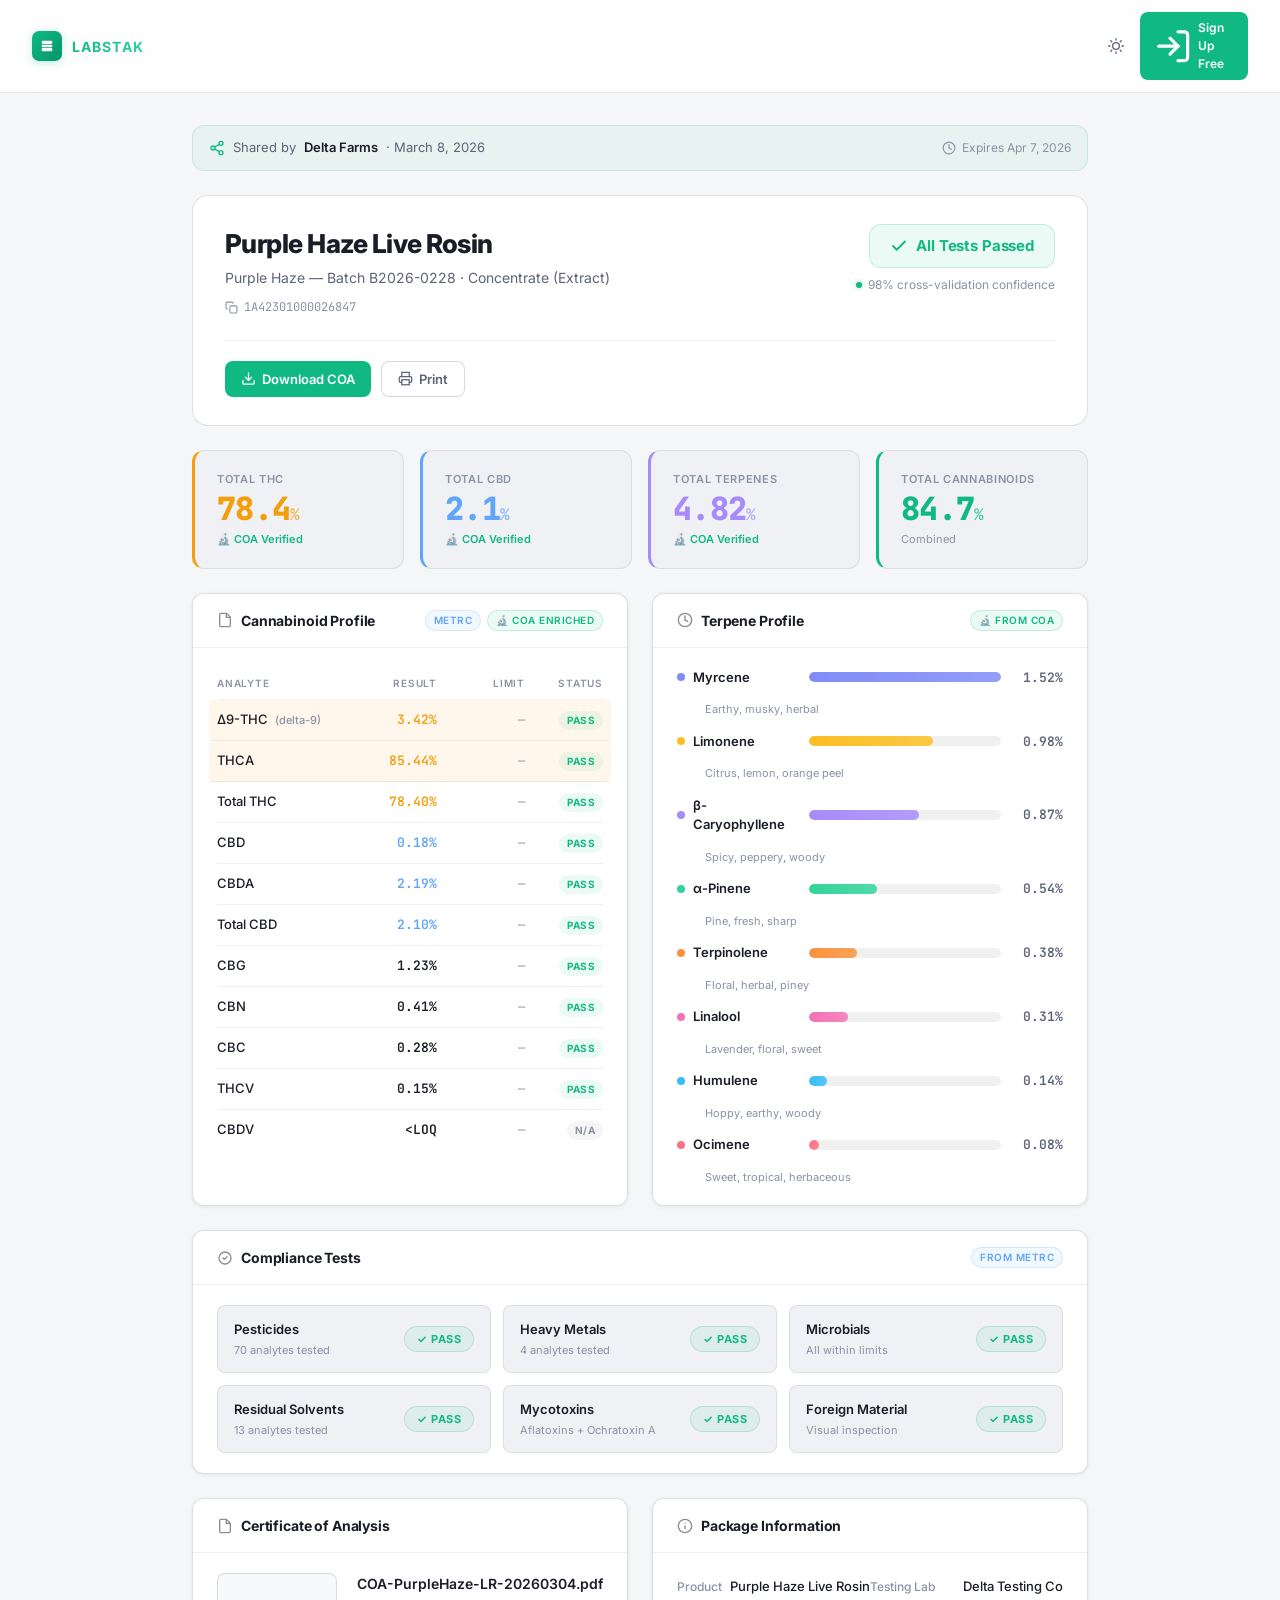
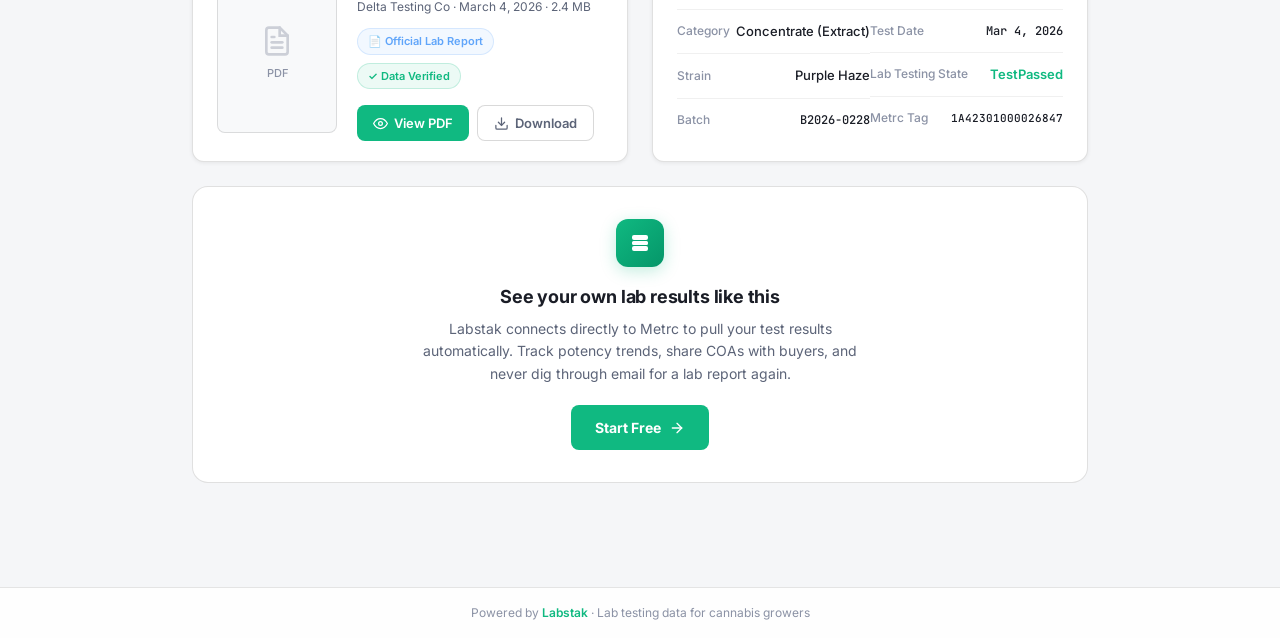
<file: shared-result-view.html>
<!DOCTYPE html>
<html lang="en">
<head>
<meta charset="UTF-8">
<meta name="viewport" content="width=device-width, initial-scale=1.0">
<title>Lab Results — Purple Haze Live Rosin | Shared via Labstak</title>

<!-- OG Meta for link previews -->
<meta property="og:title" content="Lab Results — Purple Haze Live Rosin">
<meta property="og:description" content="THC: 78.4% · CBD: 2.1% · All Tests Passed · Shared via Labstak">
<meta property="og:type" content="website">
<meta property="og:site_name" content="Labstak">
<meta name="twitter:card" content="summary">
<meta name="twitter:title" content="Lab Results — Purple Haze Live Rosin">
<meta name="twitter:description" content="THC: 78.4% · CBD: 2.1% · All Tests Passed · View full lab results on Labstak">

<link rel="preconnect" href="https://fonts.googleapis.com">
<link rel="preconnect" href="https://fonts.gstatic.com" crossorigin>
<link href="https://fonts.googleapis.com/css2?family=Inter:wght@400;500;600;700;800&family=JetBrains+Mono:wght@400;500;600;700&display=swap" rel="stylesheet">
<style>
/* ══════════════════════════════════════════════════════════════
   LABSTAK DESIGN SYSTEM TOKENS
   ══════════════════════════════════════════════════════════════ */
:root {
  --bg-body: #0B0D12;
  --bg-surface: #141720;
  --bg-elevated: #1C2029;
  --bg-overlay: #242933;
  --bg-float: #2D333F;

  --text-primary: #EAEDF2;
  --text-secondary: #8B95A6;
  --text-tertiary: #5C6578;
  --text-disabled: #3D4555;

  --border-subtle: rgba(255,255,255,0.06);
  --border-default: rgba(255,255,255,0.10);
  --border-strong: rgba(255,255,255,0.16);

  --accent: #10B981;
  --accent-hover: #34D399;
  --accent-subtle: rgba(16,185,129,0.10);

  --thc: #F59E0B;
  --thc-subtle: rgba(245,158,11,0.10);
  --terps: #A78BFA;
  --terps-subtle: rgba(167,139,250,0.10);
  --cbd: #60A5FA;
  --cbd-subtle: rgba(96,165,250,0.10);

  --pass: #10B981;
  --pass-bg: rgba(16,185,129,0.10);
  --pass-border: rgba(16,185,129,0.25);
  --fail: #F87171;
  --fail-bg: rgba(248,113,113,0.10);
  --fail-border: rgba(248,113,113,0.25);
  --warn: #FBBF24;
  --warn-bg: rgba(251,191,36,0.10);
  --warn-border: rgba(251,191,36,0.25);
  --info: #60A5FA;
  --info-bg: rgba(96,165,250,0.10);
  --pending-bg: rgba(255,255,255,0.06);

  --terp-myrcene: #818CF8;
  --terp-limonene: #FBBF24;
  --terp-caryophyllene: #A78BFA;
  --terp-pinene: #34D399;
  --terp-terpinolene: #FB923C;
  --terp-linalool: #F472B6;
  --terp-humulene: #38BDF8;
  --terp-ocimene: #FB7185;

  --font-sans: 'Inter', -apple-system, BlinkMacSystemFont, sans-serif;
  --font-mono: 'JetBrains Mono', 'Fira Code', monospace;

  --dur-instant: 80ms;
  --dur-fast: 150ms;
  --dur-base: 250ms;
  --dur-slow: 350ms;
  --dur-emphasis: 500ms;
  --ease: cubic-bezier(0.4, 0, 0.2, 1);
  --ease-out: cubic-bezier(0.16, 1, 0.3, 1);

  --r-sm: 4px;
  --r-md: 8px;
  --r-lg: 12px;
  --r-xl: 16px;
  --r-full: 9999px;
}

/* ══════════════════════════════════════════════════════════════
   LIGHT THEME
   ══════════════════════════════════════════════════════════════ */
[data-theme="light"] {
  --bg-body: #F5F6F8;
  --bg-surface: #FFFFFF;
  --bg-elevated: #F0F1F4;
  --bg-overlay: #E8E9ED;
  --bg-float: #DDDEE3;

  --text-primary: #1A1D26;
  --text-secondary: #5C6478;
  --text-tertiary: #8B92A5;
  --text-disabled: #B8BDC9;

  --border-subtle: rgba(0,0,0,0.06);
  --border-default: rgba(0,0,0,0.10);
  --border-strong: rgba(0,0,0,0.16);

  --accent-subtle: rgba(16,185,129,0.08);
  --thc-subtle: rgba(245,158,11,0.08);
  --terps-subtle: rgba(167,139,250,0.08);
  --cbd-subtle: rgba(96,165,250,0.08);
  --pass-bg: rgba(16,185,129,0.08);
  --pass-border: rgba(16,185,129,0.20);
  --fail-bg: rgba(248,113,113,0.08);
  --fail-border: rgba(248,113,113,0.20);
  --warn-bg: rgba(251,191,36,0.08);
  --warn-border: rgba(251,191,36,0.20);
  --info-bg: rgba(96,165,250,0.08);
  --pending-bg: rgba(0,0,0,0.04);
}
[data-theme="light"] .topbar { background: rgba(255,255,255,0.90); border-bottom-color: rgba(0,0,0,0.10); }
[data-theme="light"] .card { border-color: rgba(0,0,0,0.12); box-shadow: 0 1px 4px rgba(0,0,0,0.07); }
[data-theme="light"] .section-card { border-color: rgba(0,0,0,0.12); box-shadow: 0 1px 4px rgba(0,0,0,0.07); }
[data-theme="light"] .hero-card { border-color: rgba(0,0,0,0.12); }
[data-theme="light"] .potency-big-card { border-color: rgba(0,0,0,0.08); background: var(--bg-elevated); }
[data-theme="light"] .compliance-item { border-color: rgba(0,0,0,0.08); }
[data-theme="light"] .compliance-item:hover { border-color: rgba(0,0,0,0.15); }
[data-theme="light"] .coa-preview { border-color: rgba(0,0,0,0.12); background: #F8F9FA; }
[data-theme="light"] .meta-row { border-color: rgba(0,0,0,0.06); }
[data-theme="light"] .terpene-bar-track { background: rgba(0,0,0,0.06); }
[data-theme="light"] .analyte-row:hover { background: rgba(0,0,0,0.03); }
[data-theme="light"] .share-banner { background: rgba(16,185,129,0.06); border-color: rgba(16,185,129,0.15); }
[data-theme="light"] .btn-primary { color: #fff; }
[data-theme="light"] .btn-secondary { border-color: rgba(0,0,0,0.15); background: #fff; }
[data-theme="light"] .cta-section { background: var(--bg-surface); border-color: rgba(0,0,0,0.12); }
[data-theme="light"] #pin-gate { background: #F5F6F8 !important; }
[data-theme="light"] #pin-gate h2 { color: #1A1D26 !important; }
[data-theme="light"] #pin-gate p { color: #8B92A5 !important; }
[data-theme="light"] #pin-gate input { background: #fff !important; color: #1A1D26 !important; border-color: rgba(0,0,0,0.12) !important; }
[data-theme="light"] .footer-bar { background: rgba(255,255,255,0.90); border-top-color: rgba(0,0,0,0.10); }

/* Theme toggle */
.theme-toggle {
  width: 32px; height: 32px; border-radius: var(--r-md);
  display: flex; align-items: center; justify-content: center;
  border: none; background: transparent; cursor: pointer;
  color: var(--text-secondary); transition: background var(--dur-fast) var(--ease);
}
.theme-toggle:hover { background: rgba(128,128,128,0.1); }
.theme-toggle svg { width: 16px; height: 16px; }
.theme-toggle .icon-sun { display: none; }
.theme-toggle .icon-moon { display: block; }
[data-theme="light"] .theme-toggle .icon-sun { display: block; }
[data-theme="light"] .theme-toggle .icon-moon { display: none; }

/* ── Reset ── */
*, *::before, *::after { margin: 0; padding: 0; box-sizing: border-box; }
body {
  font-family: var(--font-sans);
  background: var(--bg-body);
  color: var(--text-primary);
  -webkit-font-smoothing: antialiased;
  line-height: 1.5;
  overflow-x: hidden;
}
.mono { font-family: var(--font-mono); font-variant-numeric: tabular-nums; }
a { color: inherit; text-decoration: none; }

/* ══════════════════════════════════════════════════════════════
   TOP BAR — minimal branding, no sidebar
   ══════════════════════════════════════════════════════════════ */
.topbar {
  position: sticky; top: 0; z-index: 100;
  display: flex; align-items: center; justify-content: space-between;
  padding: 12px 32px;
  background: rgba(11,13,18,0.85);
  backdrop-filter: blur(16px); -webkit-backdrop-filter: blur(16px);
  border-bottom: 1px solid var(--border-default);
}
.topbar-left {
  display: flex; align-items: center; gap: 10px;
}
.logo-mark {
  width: 30px; height: 30px; min-width: 30px;
  border-radius: 7px;
  background: linear-gradient(135deg, #10B981 0%, #059669 100%);
  display: flex; align-items: center; justify-content: center;
  box-shadow: 0 2px 8px rgba(16,185,129,0.25);
}
.logo-mark svg { width: 16px; height: 16px; fill: white; }
.logo-text {
  font-size: 14px; font-weight: 700; letter-spacing: 0.08em;
  background: linear-gradient(135deg, var(--accent) 0%, var(--accent-hover) 100%);
  -webkit-background-clip: text; -webkit-text-fill-color: transparent;
}
.topbar-right {
  display: flex; align-items: center; gap: 8px;
}
.topbar-cta {
  display: inline-flex; align-items: center; gap: 6px;
  padding: 7px 14px; border-radius: var(--r-md);
  background: var(--accent); color: #fff;
  font-size: 12px; font-weight: 600;
  border: none; cursor: pointer;
  transition: background var(--dur-fast) var(--ease);
  text-decoration: none;
}
.topbar-cta:hover { background: var(--accent-hover); }

/* ══════════════════════════════════════════════════════════════
   PIN GATE (optional — controlled by JS)
   ══════════════════════════════════════════════════════════════ */
#pin-gate {
  position: fixed; inset: 0; z-index: 9999;
  background: #0B0D12;
  display: flex; align-items: center; justify-content: center;
  font-family: var(--font-sans);
}
#pin-gate.hidden { display: none; }

/* ══════════════════════════════════════════════════════════════
   PAGE CONTAINER
   ══════════════════════════════════════════════════════════════ */
.page {
  max-width: 960px;
  margin: 0 auto;
  padding: 32px 32px 80px;
}

/* ══════════════════════════════════════════════════════════════
   SHARE BANNER — who shared, when, expiry
   ══════════════════════════════════════════════════════════════ */
.share-banner {
  display: flex; align-items: center; justify-content: space-between;
  padding: 12px 16px;
  background: var(--accent-subtle);
  border: 1px solid rgba(16,185,129,0.20);
  border-radius: var(--r-lg);
  margin-bottom: 24px;
  font-size: 13px;
}
.share-banner-left {
  display: flex; align-items: center; gap: 8px;
  color: var(--text-secondary);
}
.share-banner-left svg { width: 16px; height: 16px; color: var(--accent); flex-shrink: 0; }
.share-banner-left strong { color: var(--text-primary); font-weight: 600; }
.share-banner-right {
  display: flex; align-items: center; gap: 6px;
  font-size: 12px; color: var(--text-tertiary);
}
.share-banner-right svg { width: 14px; height: 14px; }

/* ══════════════════════════════════════════════════════════════
   HERO CARD
   ══════════════════════════════════════════════════════════════ */
.hero-card {
  background: var(--bg-surface);
  border: 1px solid var(--border-default);
  border-radius: var(--r-xl);
  padding: 28px 32px;
  margin-bottom: 24px;
}
.hero-top {
  display: flex; justify-content: space-between; align-items: flex-start;
  gap: 24px; margin-bottom: 20px;
}
.hero-name {
  font-size: 26px; font-weight: 800; letter-spacing: -0.02em;
  margin-bottom: 4px;
}
.hero-strain {
  font-size: 14px; color: var(--text-secondary); margin-bottom: 8px;
}
.hero-metrc {
  display: inline-flex; align-items: center; gap: 6px;
  font-family: var(--font-mono); font-size: 12px;
  color: var(--text-tertiary); cursor: pointer;
  transition: color var(--dur-fast) var(--ease);
}
.hero-metrc:hover { color: var(--text-secondary); }
.hero-metrc svg { width: 13px; height: 13px; }
.hero-status-block { text-align: right; flex-shrink: 0; }
.status-badge-big {
  display: inline-flex; align-items: center; gap: 8px;
  padding: 10px 20px; border-radius: var(--r-lg);
  font-size: 15px; font-weight: 700;
  letter-spacing: -0.01em;
}
.status-badge-big.passed {
  background: var(--pass-bg); color: var(--pass);
  border: 1px solid var(--pass-border);
}
.status-badge-big.failed {
  background: var(--fail-bg); color: var(--fail);
  border: 1px solid var(--fail-border);
}
.status-badge-big svg { width: 18px; height: 18px; }
.confidence-score {
  margin-top: 8px; font-size: 12px; color: var(--text-tertiary);
  display: flex; align-items: center; gap: 6px; justify-content: flex-end;
}
.confidence-score .dot {
  width: 6px; height: 6px; border-radius: 50%;
  background: var(--pass); box-shadow: 0 0 4px rgba(16,185,129,0.5);
}

.hero-actions {
  display: flex; gap: 10px; flex-wrap: wrap;
  border-top: 1px solid var(--border-subtle);
  padding-top: 20px;
}
.btn {
  display: inline-flex; align-items: center; gap: 6px;
  padding: 9px 16px; border-radius: var(--r-md);
  font-family: var(--font-sans); font-size: 13px; font-weight: 600;
  cursor: pointer; border: none;
  transition: all var(--dur-fast) var(--ease);
}
.btn svg { width: 15px; height: 15px; }
.btn-primary {
  background: var(--accent); color: var(--bg-body);
}
.btn-primary:hover { background: var(--accent-hover); }
.btn-secondary {
  background: transparent; color: var(--text-secondary);
  border: 1px solid var(--border-default);
}
.btn-secondary:hover { color: var(--text-primary); border-color: var(--border-strong); }

/* ══════════════════════════════════════════════════════════════
   POTENCY CARDS
   ══════════════════════════════════════════════════════════════ */
.potency-grid {
  display: grid; grid-template-columns: repeat(4, 1fr); gap: 16px;
  margin-bottom: 24px;
}
.potency-big-card {
  background: var(--bg-surface);
  border: 1px solid var(--border-default);
  border-radius: var(--r-lg);
  padding: 20px 22px;
}
.potency-big-card.thc-card { border-left: 3px solid var(--thc); }
.potency-big-card.cbd-card { border-left: 3px solid var(--cbd); }
.potency-big-card.terp-card { border-left: 3px solid var(--terps); }
.potency-big-card.total-card { border-left: 3px solid var(--accent); }
.potency-label {
  font-size: 11px; font-weight: 600; color: var(--text-tertiary);
  text-transform: uppercase; letter-spacing: 0.06em;
  margin-bottom: 6px;
}
.potency-value {
  font-size: 32px; font-weight: 800;
  font-family: var(--font-mono);
  letter-spacing: -0.02em; line-height: 1;
}
.potency-value.thc { color: var(--thc); }
.potency-value.cbd { color: var(--cbd); }
.potency-value.terps { color: var(--terps); }
.potency-value.total { color: var(--accent); }
.potency-unit { font-size: 16px; font-weight: 600; opacity: 0.7; }
.potency-source {
  margin-top: 6px; font-size: 11px; color: var(--text-tertiary);
  display: flex; align-items: center; gap: 4px;
}
.potency-source .enriched { color: var(--accent); font-weight: 600; }

/* ══════════════════════════════════════════════════════════════
   CONTENT GRID — 2 columns
   ══════════════════════════════════════════════════════════════ */
.content-grid {
  display: grid; grid-template-columns: 1fr 1fr; gap: 24px;
  margin-bottom: 24px;
}
.section-card {
  background: var(--bg-surface);
  border: 1px solid var(--border-default);
  border-radius: var(--r-lg);
  overflow: hidden;
}
.section-card.full-width { grid-column: 1 / -1; }
.section-header {
  display: flex; justify-content: space-between; align-items: center;
  padding: 16px 24px;
  border-bottom: 1px solid var(--border-subtle);
}
.section-title {
  font-size: 14px; font-weight: 700; letter-spacing: -0.01em;
  display: flex; align-items: center; gap: 8px;
}
.section-title svg { width: 16px; height: 16px; opacity: 0.5; }
.section-tag {
  font-size: 10px; font-weight: 600; padding: 2px 8px;
  border-radius: var(--r-full); text-transform: uppercase; letter-spacing: 0.05em;
}
.section-tag.metrc { background: var(--info-bg); color: var(--info); border: 1px solid rgba(96,165,250,0.2); }
.section-tag.enriched { background: var(--accent-subtle); color: var(--accent); border: 1px solid rgba(16,185,129,0.2); }
.section-body { padding: 20px 24px; }

/* ══════════════════════════════════════════════════════════════
   CANNABINOID TABLE
   ══════════════════════════════════════════════════════════════ */
.analyte-table { width: 100%; }
.analyte-header {
  display: grid; grid-template-columns: 1fr 80px 80px 70px; gap: 8px;
  padding: 8px 0; border-bottom: 1px solid var(--border-subtle);
  font-size: 10px; font-weight: 600; color: var(--text-tertiary);
  text-transform: uppercase; letter-spacing: 0.08em;
}
.analyte-header > *:not(:first-child) { text-align: right; }
.analyte-row {
  display: grid; grid-template-columns: 1fr 80px 80px 70px; gap: 8px;
  padding: 10px 0; border-bottom: 1px solid var(--border-subtle);
  align-items: center; font-size: 13px;
  transition: background var(--dur-fast) var(--ease);
  cursor: default;
}
.analyte-row:last-child { border-bottom: none; }
.analyte-row:hover { background: rgba(255,255,255,0.02); }
.analyte-row.highlight {
  background: var(--thc-subtle);
  border-radius: var(--r-sm);
  margin: 0 -8px; padding: 10px 8px;
}
.analyte-name { font-weight: 500; color: var(--text-primary); }
.analyte-name .sub { font-size: 11px; color: var(--text-tertiary); margin-left: 4px; }
.analyte-value {
  text-align: right; font-family: var(--font-mono);
  font-weight: 600; font-size: 13px;
}
.analyte-limit { text-align: right; color: var(--text-tertiary); font-family: var(--font-mono); font-size: 12px; }
.analyte-status { text-align: right; }
.mini-badge {
  display: inline-flex; align-items: center; gap: 3px;
  padding: 2px 8px; border-radius: var(--r-full);
  font-size: 10px; font-weight: 700; text-transform: uppercase; letter-spacing: 0.04em;
}
.mini-badge.pass { background: var(--pass-bg); color: var(--pass); }
.mini-badge.fail { background: var(--fail-bg); color: var(--fail); }
.mini-badge.na { background: var(--pending-bg); color: var(--text-tertiary); }

/* ══════════════════════════════════════════════════════════════
   TERPENE PROFILE — BAR CHART
   ══════════════════════════════════════════════════════════════ */
.terpene-list { display: flex; flex-direction: column; gap: 14px; }
.terpene-item {
  display: grid; grid-template-columns: 120px 1fr 50px; gap: 12px;
  align-items: center;
}
.terpene-name {
  font-size: 13px; font-weight: 600; color: var(--text-primary);
  display: flex; align-items: center; gap: 8px;
}
.terpene-dot { width: 8px; height: 8px; min-width: 8px; border-radius: 50%; }
.terpene-bar-track {
  height: 10px; border-radius: var(--r-full);
  background: rgba(255,255,255,0.06);
  overflow: hidden; position: relative;
}
.terpene-bar-fill {
  height: 100%; border-radius: var(--r-full);
  transition: width 0.8s var(--ease-out);
  position: relative;
}
.terpene-bar-fill::after {
  content: ''; position: absolute; inset: 0;
  background: linear-gradient(90deg, transparent 0%, rgba(255,255,255,0.15) 100%);
  border-radius: var(--r-full);
}
.terpene-pct {
  font-family: var(--font-mono); font-size: 13px;
  font-weight: 600; color: var(--text-secondary);
  text-align: right;
}
.terpene-aroma {
  font-size: 11px; color: var(--text-tertiary); margin-top: 2px;
  grid-column: 1 / -1;
  padding-left: 28px;
}

/* ══════════════════════════════════════════════════════════════
   COMPLIANCE TESTS
   ══════════════════════════════════════════════════════════════ */
.compliance-grid {
  display: grid; grid-template-columns: repeat(3, 1fr); gap: 12px;
}
.compliance-item {
  background: var(--bg-elevated);
  border: 1px solid var(--border-subtle);
  border-radius: var(--r-md);
  padding: 14px 16px;
  display: flex; justify-content: space-between; align-items: center;
  cursor: pointer;
  transition: all var(--dur-fast) var(--ease);
}
.compliance-item:hover { border-color: var(--border-strong); }
.compliance-item.expanded { border-color: var(--accent); }
.compliance-name { font-size: 13px; font-weight: 600; color: var(--text-primary); }
.compliance-detail { font-size: 11px; color: var(--text-tertiary); margin-top: 2px; }
.compliance-badge {
  display: inline-flex; align-items: center; gap: 4px;
  padding: 4px 12px; border-radius: var(--r-full);
  font-size: 11px; font-weight: 700; text-transform: uppercase;
  letter-spacing: 0.04em;
}
.compliance-badge.pass { background: var(--pass-bg); color: var(--pass); border: 1px solid var(--pass-border); }
.compliance-badge.fail { background: var(--fail-bg); color: var(--fail); border: 1px solid var(--fail-border); }
.compliance-badge.pending { background: var(--pending-bg); color: var(--text-secondary); border: 1px solid var(--border-default); }
.compliance-expand {
  display: none; grid-column: 1 / -1;
  background: var(--bg-surface);
  border: 1px solid var(--border-default);
  border-radius: var(--r-md);
  padding: 16px 20px;
}
.compliance-expand.show { display: block; }

/* ══════════════════════════════════════════════════════════════
   COA DOCUMENT
   ══════════════════════════════════════════════════════════════ */
.coa-section { display: flex; gap: 20px; align-items: flex-start; }
.coa-preview {
  width: 120px; min-width: 120px; height: 160px;
  background: var(--bg-elevated);
  border: 1px solid var(--border-default);
  border-radius: var(--r-md);
  display: flex; flex-direction: column; align-items: center; justify-content: center;
  gap: 8px; color: var(--text-tertiary);
  cursor: pointer;
  transition: all var(--dur-fast) var(--ease);
}
.coa-preview:hover { border-color: var(--accent); }
.coa-preview svg { width: 32px; height: 32px; opacity: 0.4; }
.coa-preview span { font-size: 11px; font-weight: 500; }
.coa-info { flex: 1; }
.coa-filename { font-size: 14px; font-weight: 600; margin-bottom: 4px; }
.coa-meta { font-size: 12px; color: var(--text-secondary); margin-bottom: 12px; }
.coa-badges { display: flex; gap: 8px; margin-bottom: 16px; flex-wrap: wrap; }
.coa-badge {
  display: inline-flex; align-items: center; gap: 4px;
  padding: 4px 10px; border-radius: var(--r-full);
  font-size: 11px; font-weight: 600;
}
.coa-badge.official { background: var(--info-bg); color: var(--info); border: 1px solid rgba(96,165,250,0.2); }
.coa-badge.verified { background: var(--accent-subtle); color: var(--accent); border: 1px solid rgba(16,185,129,0.2); }
.coa-actions { display: flex; gap: 8px; }

/* ══════════════════════════════════════════════════════════════
   METADATA
   ══════════════════════════════════════════════════════════════ */
.meta-grid { display: grid; grid-template-columns: repeat(2, 1fr); gap: 0; }
.meta-row {
  display: flex; justify-content: space-between; align-items: center;
  padding: 12px 0;
  border-bottom: 1px solid var(--border-subtle);
}
.meta-row:last-child { border-bottom: none; }
.meta-label { font-size: 12px; color: var(--text-tertiary); font-weight: 500; }
.meta-value { font-size: 13px; font-weight: 500; color: var(--text-primary); }
.meta-value.mono { font-family: var(--font-mono); font-size: 12px; }

/* ══════════════════════════════════════════════════════════════
   CTA SECTION — "Get your own Labstak"
   ══════════════════════════════════════════════════════════════ */
.cta-section {
  background: var(--bg-surface);
  border: 1px solid var(--border-default);
  border-radius: var(--r-xl);
  padding: 32px;
  text-align: center;
  margin-bottom: 24px;
}
.cta-icon {
  width: 48px; height: 48px; margin: 0 auto 16px;
  border-radius: 12px;
  background: linear-gradient(135deg, #10B981 0%, #059669 100%);
  display: flex; align-items: center; justify-content: center;
  box-shadow: 0 4px 16px rgba(16,185,129,0.25);
}
.cta-icon svg { width: 24px; height: 24px; fill: white; }
.cta-title {
  font-size: 18px; font-weight: 700; margin-bottom: 8px;
  letter-spacing: -0.01em;
}
.cta-desc {
  font-size: 14px; color: var(--text-secondary);
  margin-bottom: 20px; max-width: 460px; margin-left: auto; margin-right: auto;
  line-height: 1.6;
}
.cta-btn {
  display: inline-flex; align-items: center; gap: 8px;
  padding: 12px 24px; border-radius: var(--r-md);
  background: var(--accent); color: #fff;
  font-family: var(--font-sans); font-size: 14px; font-weight: 700;
  border: none; cursor: pointer;
  transition: all var(--dur-fast) var(--ease);
  text-decoration: none;
}
.cta-btn:hover { background: var(--accent-hover); transform: translateY(-1px); }
.cta-btn svg { width: 16px; height: 16px; }

/* ══════════════════════════════════════════════════════════════
   FOOTER
   ══════════════════════════════════════════════════════════════ */
.footer-bar {
  text-align: center; padding: 16px 32px;
  font-size: 12px; color: var(--text-tertiary);
  border-top: 1px solid var(--border-subtle);
  background: var(--bg-surface);
}
.footer-bar a {
  color: var(--accent); font-weight: 600;
  transition: color var(--dur-fast) var(--ease);
}
.footer-bar a:hover { color: var(--accent-hover); }

/* ══════════════════════════════════════════════════════════════
   PRINT VIEW
   ══════════════════════════════════════════════════════════════ */
@media print {
  .topbar, .hero-actions, .cta-section, .footer-bar, .share-banner, .theme-toggle { display: none !important; }
  .page { padding: 0; max-width: none; }
  .section-card, .hero-card { break-inside: avoid; }
  body { background: #fff; color: #000; }
}

/* ══════════════════════════════════════════════════════════════
   RESPONSIVE
   ══════════════════════════════════════════════════════════════ */
@media (max-width: 1100px) {
  .potency-grid { grid-template-columns: repeat(2, 1fr); }
}
@media (max-width: 900px) {
  .content-grid { grid-template-columns: 1fr; }
  .compliance-grid { grid-template-columns: repeat(2, 1fr); }
  .page { padding: 20px 20px 60px; }
  .topbar { padding: 12px 20px; }
  .hero-card { padding: 20px; }
  .hero-name { font-size: 22px; }
  .potency-value { font-size: 26px; }
}
@media (max-width: 600px) {
  .potency-grid { grid-template-columns: 1fr 1fr; }
  .compliance-grid { grid-template-columns: 1fr; }
  .hero-top { flex-direction: column; }
  .hero-status-block { align-items: flex-start; text-align: left; }
  .confidence-score { justify-content: flex-start; }
  .coa-section { flex-direction: column; }
  .coa-preview { width: 100%; height: 120px; }
  .terpene-item { grid-template-columns: 100px 1fr 45px; gap: 8px; }
  .analyte-header, .analyte-row { grid-template-columns: 1fr 60px 60px 55px; }
  .meta-grid { grid-template-columns: 1fr; }
  .share-banner { flex-direction: column; gap: 8px; align-items: flex-start; }
  .topbar-cta span { display: none; }
}
</style>
</head>
<body>

<!-- ═══ PIN GATE (optional — remove class="hidden" to enable) ═══ -->
<div id="pin-gate" class="hidden">
  <div style="text-align:center;max-width:360px;padding:24px;">
    <div style="margin-bottom:24px;">
      <div style="width:48px;height:48px;background:linear-gradient(135deg,#10B981,#059669);border-radius:10px;display:inline-flex;align-items:center;justify-content:center;margin-bottom:16px;box-shadow:0 4px 16px rgba(16,185,129,0.25);">
        <svg width="24" height="24" viewBox="0 0 24 24" fill="none" stroke="white" stroke-width="2.5" stroke-linecap="round" stroke-linejoin="round"><rect x="3" y="11" width="18" height="11" rx="2" ry="2"/><path d="M7 11V7a5 5 0 0 1 10 0v4"/></svg>
      </div>
      <h2 style="font-size:1.25rem;margin-bottom:4px;color:#EAEDF2;">This link is PIN-protected</h2>
      <p style="font-size:0.85rem;color:#5C6578;line-height:1.5;">The person who shared these results set a PIN.<br>Enter it below to continue.</p>
    </div>
    <input id="pin-input" type="password" inputmode="numeric" maxlength="10" placeholder="Enter PIN" autocomplete="off" style="
      width:100%;padding:14px 16px;border-radius:8px;border:1px solid rgba(255,255,255,0.10);
      background:#141720;color:#EAEDF2;font-family:var(--font-mono);font-size:1.1rem;
      outline:none;margin-bottom:12px;text-align:center;letter-spacing:0.2em;
    ">
    <button id="pin-btn" style="
      width:100%;padding:12px;border-radius:8px;border:none;
      background:#10B981;color:#fff;font-family:var(--font-sans);font-size:0.95rem;font-weight:600;
      cursor:pointer;transition:background 0.15s;
    ">View Results</button>
    <p id="pin-error" style="font-size:0.8rem;color:#F87171;margin-top:10px;display:none;">Incorrect PIN — please try again</p>
    <div style="margin-top:20px;">
      <div style="display:flex;align-items:center;gap:8px;justify-content:center;">
        <div style="width:24px;height:24px;border-radius:5px;background:linear-gradient(135deg,#10B981,#059669);display:flex;align-items:center;justify-content:center;">
          <svg width="13" height="13" viewBox="0 0 24 24" fill="white"><path d="M4 6a2 2 0 012-2h12a2 2 0 012 2v1a2 2 0 01-2 2H6a2 2 0 01-2-2V6zm0 5.5A1.5 1.5 0 015.5 10h13a1.5 1.5 0 011.5 1.5v1a1.5 1.5 0 01-1.5 1.5h-13A1.5 1.5 0 014 12.5v-1zM4 17a2 2 0 012-2h12a2 2 0 012 2v1a2 2 0 01-2 2H6a2 2 0 01-2-2v-1z"/></svg>
        </div>
        <span style="font-size:12px;color:#5C6578;">Shared via <strong style="color:#10B981;">Labstak</strong></span>
      </div>
    </div>
  </div>
</div>

<script>
(function(){
  // PIN gate demo — set requirePin = true to test
  const requirePin = false;
  const correctPin = '1234';

  if (!requirePin) {
    document.getElementById('pin-gate').classList.add('hidden');
  } else {
    document.getElementById('pin-gate').classList.remove('hidden');
  }

  function tryPin() {
    if (document.getElementById('pin-input').value === correctPin) {
      document.getElementById('pin-gate').classList.add('hidden');
    } else {
      document.getElementById('pin-error').style.display = 'block';
      document.getElementById('pin-input').value = '';
      document.getElementById('pin-input').focus();
    }
  }
  document.getElementById('pin-btn').onclick = tryPin;
  document.getElementById('pin-input').onkeydown = function(e) { if (e.key === 'Enter') tryPin(); };
})();
</script>

<!-- ═══ TOP BAR ═══ -->
<nav class="topbar">
  <div class="topbar-left">
    <div class="logo-mark">
      <svg viewBox="0 0 24 24" fill="white"><path d="M4 6a2 2 0 012-2h12a2 2 0 012 2v1a2 2 0 01-2 2H6a2 2 0 01-2-2V6zm0 5.5A1.5 1.5 0 015.5 10h13a1.5 1.5 0 011.5 1.5v1a1.5 1.5 0 01-1.5 1.5h-13A1.5 1.5 0 014 12.5v-1zM4 17a2 2 0 012-2h12a2 2 0 012 2v1a2 2 0 01-2 2H6a2 2 0 01-2-2v-1z"/></svg>
    </div>
    <span class="logo-text">LABSTAK</span>
  </div>
  <div class="topbar-right">
    <button class="theme-toggle" onclick="toggleTheme()" title="Toggle light/dark mode">
      <svg class="icon-moon" viewBox="0 0 24 24" fill="none" stroke="currentColor" stroke-width="2" stroke-linecap="round" stroke-linejoin="round"><path d="M21 12.79A9 9 0 1111.21 3 7 7 0 0021 12.79z"/></svg>
      <svg class="icon-sun" viewBox="0 0 24 24" fill="none" stroke="currentColor" stroke-width="2" stroke-linecap="round" stroke-linejoin="round"><circle cx="12" cy="12" r="5"/><line x1="12" y1="1" x2="12" y2="3"/><line x1="12" y1="21" x2="12" y2="23"/><line x1="4.22" y1="4.22" x2="5.64" y2="5.64"/><line x1="18.36" y1="18.36" x2="19.78" y2="19.78"/><line x1="1" y1="12" x2="3" y2="12"/><line x1="21" y1="12" x2="23" y2="12"/><line x1="4.22" y1="19.78" x2="5.64" y2="18.36"/><line x1="18.36" y1="5.64" x2="19.78" y2="4.22"/></svg>
    </button>
    <a href="app.html" class="topbar-cta">
      <svg viewBox="0 0 24 24" fill="none" stroke="currentColor" stroke-width="2" stroke-linecap="round"><path d="M15 3h4a2 2 0 012 2v14a2 2 0 01-2 2h-4"/><polyline points="10 17 15 12 10 7"/><line x1="15" y1="12" x2="3" y2="12"/></svg>
      <span>Sign Up Free</span>
    </a>
  </div>
</nav>

<!-- ═══ MAIN CONTENT ═══ -->
<div class="page">

  <!-- ═══ SHARE BANNER ═══ -->
  <div class="share-banner">
    <div class="share-banner-left">
      <svg viewBox="0 0 24 24" fill="none" stroke="currentColor" stroke-width="2" stroke-linecap="round"><circle cx="18" cy="5" r="3"/><circle cx="6" cy="12" r="3"/><circle cx="18" cy="19" r="3"/><line x1="8.59" y1="13.51" x2="15.42" y2="17.49"/><line x1="15.41" y1="6.51" x2="8.59" y2="10.49"/></svg>
      Shared by <strong>Delta Farms</strong> · March 8, 2026
    </div>
    <div class="share-banner-right">
      <svg viewBox="0 0 24 24" fill="none" stroke="currentColor" stroke-width="2" stroke-linecap="round"><circle cx="12" cy="12" r="10"/><polyline points="12 6 12 12 16 14"/></svg>
      Expires Apr 7, 2026
    </div>
  </div>

  <!-- ═══ HERO CARD ═══ -->
  <div class="hero-card">
    <div class="hero-top">
      <div class="hero-info">
        <div class="hero-name">Purple Haze Live Rosin</div>
        <div class="hero-strain">Purple Haze — Batch B2026-0228 · Concentrate (Extract)</div>
        <div class="hero-metrc" onclick="copyMetrc(this)" title="Click to copy Metrc tag">
          <svg viewBox="0 0 24 24" fill="none" stroke="currentColor" stroke-width="2"><rect x="9" y="9" width="13" height="13" rx="2" ry="2"/><path d="M5 15H4a2 2 0 01-2-2V4a2 2 0 012-2h9a2 2 0 012 2v1"/></svg>
          1A42301000026847
        </div>
      </div>
      <div class="hero-status-block">
        <div class="status-badge-big passed">
          <svg viewBox="0 0 24 24" fill="none" stroke="currentColor" stroke-width="2.5" stroke-linecap="round" stroke-linejoin="round"><polyline points="20 6 9 17 4 12"/></svg>
          All Tests Passed
        </div>
        <div class="confidence-score">
          <span class="dot"></span>
          98% cross-validation confidence
        </div>
      </div>
    </div>

    <div class="hero-actions">
      <button class="btn btn-primary" onclick="alert('Would download COA PDF')">
        <svg viewBox="0 0 24 24" fill="none" stroke="currentColor" stroke-width="2" stroke-linecap="round"><path d="M21 15v4a2 2 0 01-2 2H5a2 2 0 01-2-2v-4"/><polyline points="7 10 12 15 17 10"/><line x1="12" y1="15" x2="12" y2="3"/></svg>
        Download COA
      </button>
      <button class="btn btn-secondary" onclick="window.print()">
        <svg viewBox="0 0 24 24" fill="none" stroke="currentColor" stroke-width="2" stroke-linecap="round"><polyline points="6 9 6 2 18 2 18 9"/><path d="M6 18H4a2 2 0 01-2-2v-5a2 2 0 012-2h16a2 2 0 012 2v5a2 2 0 01-2 2h-2"/><rect x="6" y="14" width="12" height="8"/></svg>
        Print
      </button>
    </div>
  </div>

  <!-- ═══ POTENCY CARDS ═══ -->
  <div class="potency-grid">
    <div class="potency-big-card thc-card">
      <div class="potency-label">Total THC</div>
      <div class="potency-value thc">78.4<span class="potency-unit">%</span></div>
      <div class="potency-source"><span class="enriched">🔬 COA Verified</span></div>
    </div>
    <div class="potency-big-card cbd-card">
      <div class="potency-label">Total CBD</div>
      <div class="potency-value cbd">2.1<span class="potency-unit">%</span></div>
      <div class="potency-source"><span class="enriched">🔬 COA Verified</span></div>
    </div>
    <div class="potency-big-card terp-card">
      <div class="potency-label">Total Terpenes</div>
      <div class="potency-value terps">4.82<span class="potency-unit">%</span></div>
      <div class="potency-source"><span class="enriched">🔬 COA Verified</span></div>
    </div>
    <div class="potency-big-card total-card">
      <div class="potency-label">Total Cannabinoids</div>
      <div class="potency-value total">84.7<span class="potency-unit">%</span></div>
      <div class="potency-source">Combined</div>
    </div>
  </div>

  <!-- ═══ CONTENT GRID ═══ -->
  <div class="content-grid">

    <!-- ── CANNABINOID PROFILE ── -->
    <div class="section-card">
      <div class="section-header">
        <div class="section-title">
          <svg viewBox="0 0 24 24" fill="none" stroke="currentColor" stroke-width="2" stroke-linecap="round"><path d="M14.5 2H6a2 2 0 00-2 2v16a2 2 0 002 2h12a2 2 0 002-2V7.5L14.5 2z"/><polyline points="14 2 14 8 20 8"/></svg>
          Cannabinoid Profile
        </div>
        <div style="display:flex;gap:6px;">
          <span class="section-tag metrc">Metrc</span>
          <span class="section-tag enriched">🔬 COA Enriched</span>
        </div>
      </div>
      <div class="section-body">
        <div class="analyte-table">
          <div class="analyte-header">
            <div>Analyte</div>
            <div>Result</div>
            <div>Limit</div>
            <div>Status</div>
          </div>
          <div class="analyte-row highlight">
            <div class="analyte-name">Δ9-THC <span class="sub">(delta-9)</span></div>
            <div class="analyte-value" style="color:var(--thc)">3.42%</div>
            <div class="analyte-limit">—</div>
            <div class="analyte-status"><span class="mini-badge pass">Pass</span></div>
          </div>
          <div class="analyte-row highlight">
            <div class="analyte-name">THCA</div>
            <div class="analyte-value" style="color:var(--thc)">85.44%</div>
            <div class="analyte-limit">—</div>
            <div class="analyte-status"><span class="mini-badge pass">Pass</span></div>
          </div>
          <div class="analyte-row">
            <div class="analyte-name">Total THC</div>
            <div class="analyte-value" style="color:var(--thc)">78.40%</div>
            <div class="analyte-limit">—</div>
            <div class="analyte-status"><span class="mini-badge pass">Pass</span></div>
          </div>
          <div class="analyte-row">
            <div class="analyte-name">CBD</div>
            <div class="analyte-value" style="color:var(--cbd)">0.18%</div>
            <div class="analyte-limit">—</div>
            <div class="analyte-status"><span class="mini-badge pass">Pass</span></div>
          </div>
          <div class="analyte-row">
            <div class="analyte-name">CBDA</div>
            <div class="analyte-value" style="color:var(--cbd)">2.19%</div>
            <div class="analyte-limit">—</div>
            <div class="analyte-status"><span class="mini-badge pass">Pass</span></div>
          </div>
          <div class="analyte-row">
            <div class="analyte-name">Total CBD</div>
            <div class="analyte-value" style="color:var(--cbd)">2.10%</div>
            <div class="analyte-limit">—</div>
            <div class="analyte-status"><span class="mini-badge pass">Pass</span></div>
          </div>
          <div class="analyte-row">
            <div class="analyte-name">CBG</div>
            <div class="analyte-value">1.23%</div>
            <div class="analyte-limit">—</div>
            <div class="analyte-status"><span class="mini-badge pass">Pass</span></div>
          </div>
          <div class="analyte-row">
            <div class="analyte-name">CBN</div>
            <div class="analyte-value">0.41%</div>
            <div class="analyte-limit">—</div>
            <div class="analyte-status"><span class="mini-badge pass">Pass</span></div>
          </div>
          <div class="analyte-row">
            <div class="analyte-name">CBC</div>
            <div class="analyte-value">0.28%</div>
            <div class="analyte-limit">—</div>
            <div class="analyte-status"><span class="mini-badge pass">Pass</span></div>
          </div>
          <div class="analyte-row">
            <div class="analyte-name">THCV</div>
            <div class="analyte-value">0.15%</div>
            <div class="analyte-limit">—</div>
            <div class="analyte-status"><span class="mini-badge pass">Pass</span></div>
          </div>
          <div class="analyte-row">
            <div class="analyte-name">CBDV</div>
            <div class="analyte-value">&lt;LOQ</div>
            <div class="analyte-limit">—</div>
            <div class="analyte-status"><span class="mini-badge na">N/A</span></div>
          </div>
        </div>
      </div>
    </div>

    <!-- ── TERPENE PROFILE ── -->
    <div class="section-card">
      <div class="section-header">
        <div class="section-title">
          <svg viewBox="0 0 24 24" fill="none" stroke="currentColor" stroke-width="2" stroke-linecap="round"><circle cx="12" cy="12" r="10"/><path d="M12 6v6l4 2"/></svg>
          Terpene Profile
        </div>
        <span class="section-tag enriched">🔬 From COA</span>
      </div>
      <div class="section-body">
        <div class="terpene-list" id="terpeneList"></div>
      </div>
    </div>

    <!-- ── COMPLIANCE TESTS ── -->
    <div class="section-card full-width">
      <div class="section-header">
        <div class="section-title">
          <svg viewBox="0 0 24 24" fill="none" stroke="currentColor" stroke-width="2" stroke-linecap="round"><path d="M9 12l2 2 4-4"/><path d="M21 12a9 9 0 11-18 0 9 9 0 0118 0z"/></svg>
          Compliance Tests
        </div>
        <span class="section-tag metrc">From Metrc</span>
      </div>
      <div class="section-body">
        <div class="compliance-grid" id="complianceGrid"></div>
      </div>
    </div>

    <!-- ── COA DOCUMENT ── -->
    <div class="section-card">
      <div class="section-header">
        <div class="section-title">
          <svg viewBox="0 0 24 24" fill="none" stroke="currentColor" stroke-width="2" stroke-linecap="round"><path d="M14 2H6a2 2 0 00-2 2v16a2 2 0 002 2h12a2 2 0 002-2V8z"/><polyline points="14 2 14 8 20 8"/></svg>
          Certificate of Analysis
        </div>
      </div>
      <div class="section-body">
        <div class="coa-section">
          <div class="coa-preview" onclick="alert('Would open PDF viewer')">
            <svg viewBox="0 0 24 24" fill="none" stroke="currentColor" stroke-width="2" stroke-linecap="round"><path d="M14 2H6a2 2 0 00-2 2v16a2 2 0 002 2h12a2 2 0 002-2V8z"/><polyline points="14 2 14 8 20 8"/><line x1="16" y1="13" x2="8" y2="13"/><line x1="16" y1="17" x2="8" y2="17"/><polyline points="10 9 9 9 8 9"/></svg>
            <span>PDF</span>
          </div>
          <div class="coa-info">
            <div class="coa-filename">COA-PurpleHaze-LR-20260304.pdf</div>
            <div class="coa-meta">Delta Testing Co · March 4, 2026 · 2.4 MB</div>
            <div class="coa-badges">
              <span class="coa-badge official">📄 Official Lab Report</span>
              <span class="coa-badge verified">✓ Data Verified</span>
            </div>
            <div class="coa-actions">
              <button class="btn btn-primary" onclick="alert('Would open PDF viewer')">
                <svg viewBox="0 0 24 24" fill="none" stroke="currentColor" stroke-width="2" stroke-linecap="round"><path d="M1 12s4-8 11-8 11 8 11 8-4 8-11 8-11-8-11-8z"/><circle cx="12" cy="12" r="3"/></svg>
                View PDF
              </button>
              <button class="btn btn-secondary" onclick="alert('Would download PDF')">
                <svg viewBox="0 0 24 24" fill="none" stroke="currentColor" stroke-width="2" stroke-linecap="round"><path d="M21 15v4a2 2 0 01-2 2H5a2 2 0 01-2-2v-4"/><polyline points="7 10 12 15 17 10"/><line x1="12" y1="15" x2="12" y2="3"/></svg>
                Download
              </button>
            </div>
          </div>
        </div>
      </div>
    </div>

    <!-- ── PACKAGE INFO ── -->
    <div class="section-card">
      <div class="section-header">
        <div class="section-title">
          <svg viewBox="0 0 24 24" fill="none" stroke="currentColor" stroke-width="2" stroke-linecap="round"><circle cx="12" cy="12" r="10"/><line x1="12" y1="16" x2="12" y2="12"/><line x1="12" y1="8" x2="12.01" y2="8"/></svg>
          Package Information
        </div>
      </div>
      <div class="section-body" style="padding:12px 24px;">
        <div class="meta-grid">
          <div>
            <div class="meta-row">
              <span class="meta-label">Product</span>
              <span class="meta-value">Purple Haze Live Rosin</span>
            </div>
            <div class="meta-row">
              <span class="meta-label">Category</span>
              <span class="meta-value">Concentrate (Extract)</span>
            </div>
            <div class="meta-row">
              <span class="meta-label">Strain</span>
              <span class="meta-value">Purple Haze</span>
            </div>
            <div class="meta-row">
              <span class="meta-label">Batch</span>
              <span class="meta-value mono">B2026-0228</span>
            </div>
          </div>
          <div>
            <div class="meta-row">
              <span class="meta-label">Testing Lab</span>
              <span class="meta-value">Delta Testing Co</span>
            </div>
            <div class="meta-row">
              <span class="meta-label">Test Date</span>
              <span class="meta-value mono">Mar 4, 2026</span>
            </div>
            <div class="meta-row">
              <span class="meta-label">Lab Testing State</span>
              <span class="meta-value" style="color:var(--pass);font-weight:600;">TestPassed</span>
            </div>
            <div class="meta-row">
              <span class="meta-label">Metrc Tag</span>
              <span class="meta-value mono" style="font-size:11px;">1A42301000026847</span>
            </div>
          </div>
        </div>
      </div>
    </div>

  </div>
  <!-- /content-grid -->

  <!-- ═══ CTA SECTION ═══ -->
  <div class="cta-section">
    <div class="cta-icon">
      <svg viewBox="0 0 24 24" fill="white"><path d="M4 6a2 2 0 012-2h12a2 2 0 012 2v1a2 2 0 01-2 2H6a2 2 0 01-2-2V6zm0 5.5A1.5 1.5 0 015.5 10h13a1.5 1.5 0 011.5 1.5v1a1.5 1.5 0 01-1.5 1.5h-13A1.5 1.5 0 014 12.5v-1zM4 17a2 2 0 012-2h12a2 2 0 012 2v1a2 2 0 01-2 2H6a2 2 0 01-2-2v-1z"/></svg>
    </div>
    <div class="cta-title">See your own lab results like this</div>
    <div class="cta-desc">
      Labstak connects directly to Metrc to pull your test results automatically. 
      Track potency trends, share COAs with buyers, and never dig through email for a lab report again.
    </div>
    <a href="app.html" class="cta-btn">
      Start Free
      <svg viewBox="0 0 24 24" fill="none" stroke="currentColor" stroke-width="2" stroke-linecap="round"><line x1="5" y1="12" x2="19" y2="12"/><polyline points="12 5 19 12 12 19"/></svg>
    </a>
  </div>

</div>
<!-- /page -->

<!-- ═══ FOOTER ═══ -->
<footer class="footer-bar">
  Powered by <a href="#">Labstak</a> · Lab testing data for cannabis growers
</footer>

<script>
// ══════════════════════════════════════════════════════════════
// THEME TOGGLE
// ══════════════════════════════════════════════════════════════
function toggleTheme() {
  const html = document.documentElement;
  const current = html.getAttribute('data-theme');
  html.setAttribute('data-theme', current === 'light' ? '' : 'light');
  localStorage.setItem('ls-theme', html.getAttribute('data-theme'));
}
(function() {
  const saved = localStorage.getItem('ls-theme');
  if (saved) document.documentElement.setAttribute('data-theme', saved);
  // Respect OS preference
  if (!saved && window.matchMedia('(prefers-color-scheme: light)').matches) {
    document.documentElement.setAttribute('data-theme', 'light');
  }
})();

// ══════════════════════════════════════════════════════════════
// COPY METRC TAG
// ══════════════════════════════════════════════════════════════
function copyMetrc(el) {
  const tag = '1A42301000026847';
  navigator.clipboard.writeText(tag).then(() => {
    const orig = el.innerHTML;
    el.style.color = 'var(--accent)';
    setTimeout(() => { el.style.color = ''; }, 1200);
  });
}

// ══════════════════════════════════════════════════════════════
// TERPENE DATA
// ══════════════════════════════════════════════════════════════
const terpenes = [
  { name: 'Myrcene',         pct: 1.52, color: 'var(--terp-myrcene)',       aroma: 'Earthy, musky, herbal' },
  { name: 'Limonene',        pct: 0.98, color: 'var(--terp-limonene)',      aroma: 'Citrus, lemon, orange peel' },
  { name: 'β-Caryophyllene', pct: 0.87, color: 'var(--terp-caryophyllene)', aroma: 'Spicy, peppery, woody' },
  { name: 'α-Pinene',        pct: 0.54, color: 'var(--terp-pinene)',        aroma: 'Pine, fresh, sharp' },
  { name: 'Terpinolene',     pct: 0.38, color: 'var(--terp-terpinolene)',   aroma: 'Floral, herbal, piney' },
  { name: 'Linalool',        pct: 0.31, color: 'var(--terp-linalool)',      aroma: 'Lavender, floral, sweet' },
  { name: 'Humulene',        pct: 0.14, color: 'var(--terp-humulene)',      aroma: 'Hoppy, earthy, woody' },
  { name: 'Ocimene',         pct: 0.08, color: 'var(--terp-ocimene)',       aroma: 'Sweet, tropical, herbaceous' },
];

function renderTerpenes() {
  const maxPct = Math.max(...terpenes.map(t => t.pct));
  const container = document.getElementById('terpeneList');
  container.innerHTML = terpenes.map(t => {
    const barWidth = (t.pct / maxPct * 100).toFixed(1);
    return `
      <div class="terpene-item">
        <div class="terpene-name">
          <span class="terpene-dot" style="background:${t.color}"></span>
          ${t.name}
        </div>
        <div class="terpene-bar-track">
          <div class="terpene-bar-fill" style="width:${barWidth}%;background:${t.color};" data-width="${barWidth}"></div>
        </div>
        <div class="terpene-pct">${t.pct.toFixed(2)}%</div>
        <div class="terpene-aroma">${t.aroma}</div>
      </div>
    `;
  }).join('');

  requestAnimationFrame(() => {
    document.querySelectorAll('.terpene-bar-fill').forEach(bar => {
      const w = bar.dataset.width;
      bar.style.width = '0%';
      requestAnimationFrame(() => { bar.style.width = w + '%'; });
    });
  });
}

// ══════════════════════════════════════════════════════════════
// COMPLIANCE DATA
// ══════════════════════════════════════════════════════════════
const complianceTests = [
  { 
    name: 'Pesticides', status: 'pass', detail: '70 analytes tested',
    analytes: [
      { name: 'Abamectin', result: 'ND', limit: '0.50 ppm', pass: true },
      { name: 'Bifenazate', result: 'ND', limit: '0.50 ppm', pass: true },
      { name: 'Myclobutanil', result: 'ND', limit: '0.50 ppm', pass: true },
      { name: 'Spinosad', result: 'ND', limit: '0.50 ppm', pass: true },
    ]
  },
  { 
    name: 'Heavy Metals', status: 'pass', detail: '4 analytes tested',
    analytes: [
      { name: 'Arsenic', result: '0.028 ppm', limit: '0.40 ppm', pass: true },
      { name: 'Cadmium', result: '0.015 ppm', limit: '0.40 ppm', pass: true },
      { name: 'Lead', result: 'ND', limit: '0.50 ppm', pass: true },
      { name: 'Mercury', result: 'ND', limit: '0.10 ppm', pass: true },
    ]
  },
  { 
    name: 'Microbials', status: 'pass', detail: 'All within limits',
    analytes: [
      { name: 'Total Yeast & Mold', result: '182 CFU/g', limit: '10,000 CFU/g', pass: true },
      { name: 'Total Coliforms', result: 'ND', limit: '100 CFU/g', pass: true },
      { name: 'E. coli', result: 'ND', limit: '100 CFU/g', pass: true },
      { name: 'Salmonella', result: 'ND', limit: 'Not Detected', pass: true },
    ]
  },
  { 
    name: 'Residual Solvents', status: 'pass', detail: '13 analytes tested',
    analytes: [
      { name: 'Butane', result: 'ND', limit: '5000 ppm', pass: true },
      { name: 'Propane', result: 'ND', limit: '5000 ppm', pass: true },
      { name: 'Ethanol', result: '42 ppm', limit: '5000 ppm', pass: true },
    ]
  },
  { 
    name: 'Mycotoxins', status: 'pass', detail: 'Aflatoxins + Ochratoxin A',
    analytes: [
      { name: 'Total Aflatoxins', result: 'ND', limit: '20 µg/kg', pass: true },
      { name: 'Ochratoxin A', result: 'ND', limit: '20 µg/kg', pass: true },
    ]
  },
  { 
    name: 'Foreign Material', status: 'pass', detail: 'Visual inspection',
    analytes: [
      { name: 'Foreign Material', result: 'Not Detected', limit: 'None', pass: true },
    ]
  },
];

function renderCompliance() {
  const grid = document.getElementById('complianceGrid');
  grid.innerHTML = complianceTests.map((test, i) => `
    <div class="compliance-item" onclick="toggleCompliance(${i})" id="comp-${i}">
      <div>
        <div class="compliance-name">${test.name}</div>
        <div class="compliance-detail">${test.detail}</div>
      </div>
      <span class="compliance-badge ${test.status}">${test.status === 'pass' ? '✓ Pass' : test.status === 'fail' ? '✗ Fail' : '— Pending'}</span>
    </div>
  `).join('') + complianceTests.map((test, i) => `
    <div class="compliance-expand" id="comp-detail-${i}">
      <div class="analyte-table">
        <div class="analyte-header">
          <div>Analyte</div>
          <div>Result</div>
          <div>Limit</div>
          <div>Status</div>
        </div>
        ${test.analytes.map(a => `
          <div class="analyte-row">
            <div class="analyte-name">${a.name}</div>
            <div class="analyte-value">${a.result}</div>
            <div class="analyte-limit">${a.limit}</div>
            <div class="analyte-status"><span class="mini-badge ${a.pass ? 'pass' : 'fail'}">${a.pass ? 'Pass' : 'Fail'}</span></div>
          </div>
        `).join('')}
      </div>
    </div>
  `).join('');
}

let expandedCompliance = null;
function toggleCompliance(i) {
  const detail = document.getElementById('comp-detail-' + i);
  const item = document.getElementById('comp-' + i);
  if (expandedCompliance === i) {
    detail.classList.remove('show');
    item.classList.remove('expanded');
    expandedCompliance = null;
  } else {
    // Close previous
    if (expandedCompliance !== null) {
      document.getElementById('comp-detail-' + expandedCompliance).classList.remove('show');
      document.getElementById('comp-' + expandedCompliance).classList.remove('expanded');
    }
    detail.classList.add('show');
    item.classList.add('expanded');
    expandedCompliance = i;
  }
}

// ══════════════════════════════════════════════════════════════
// INIT
// ══════════════════════════════════════════════════════════════
renderTerpenes();
renderCompliance();
</script>

</body>
</html>
</file>
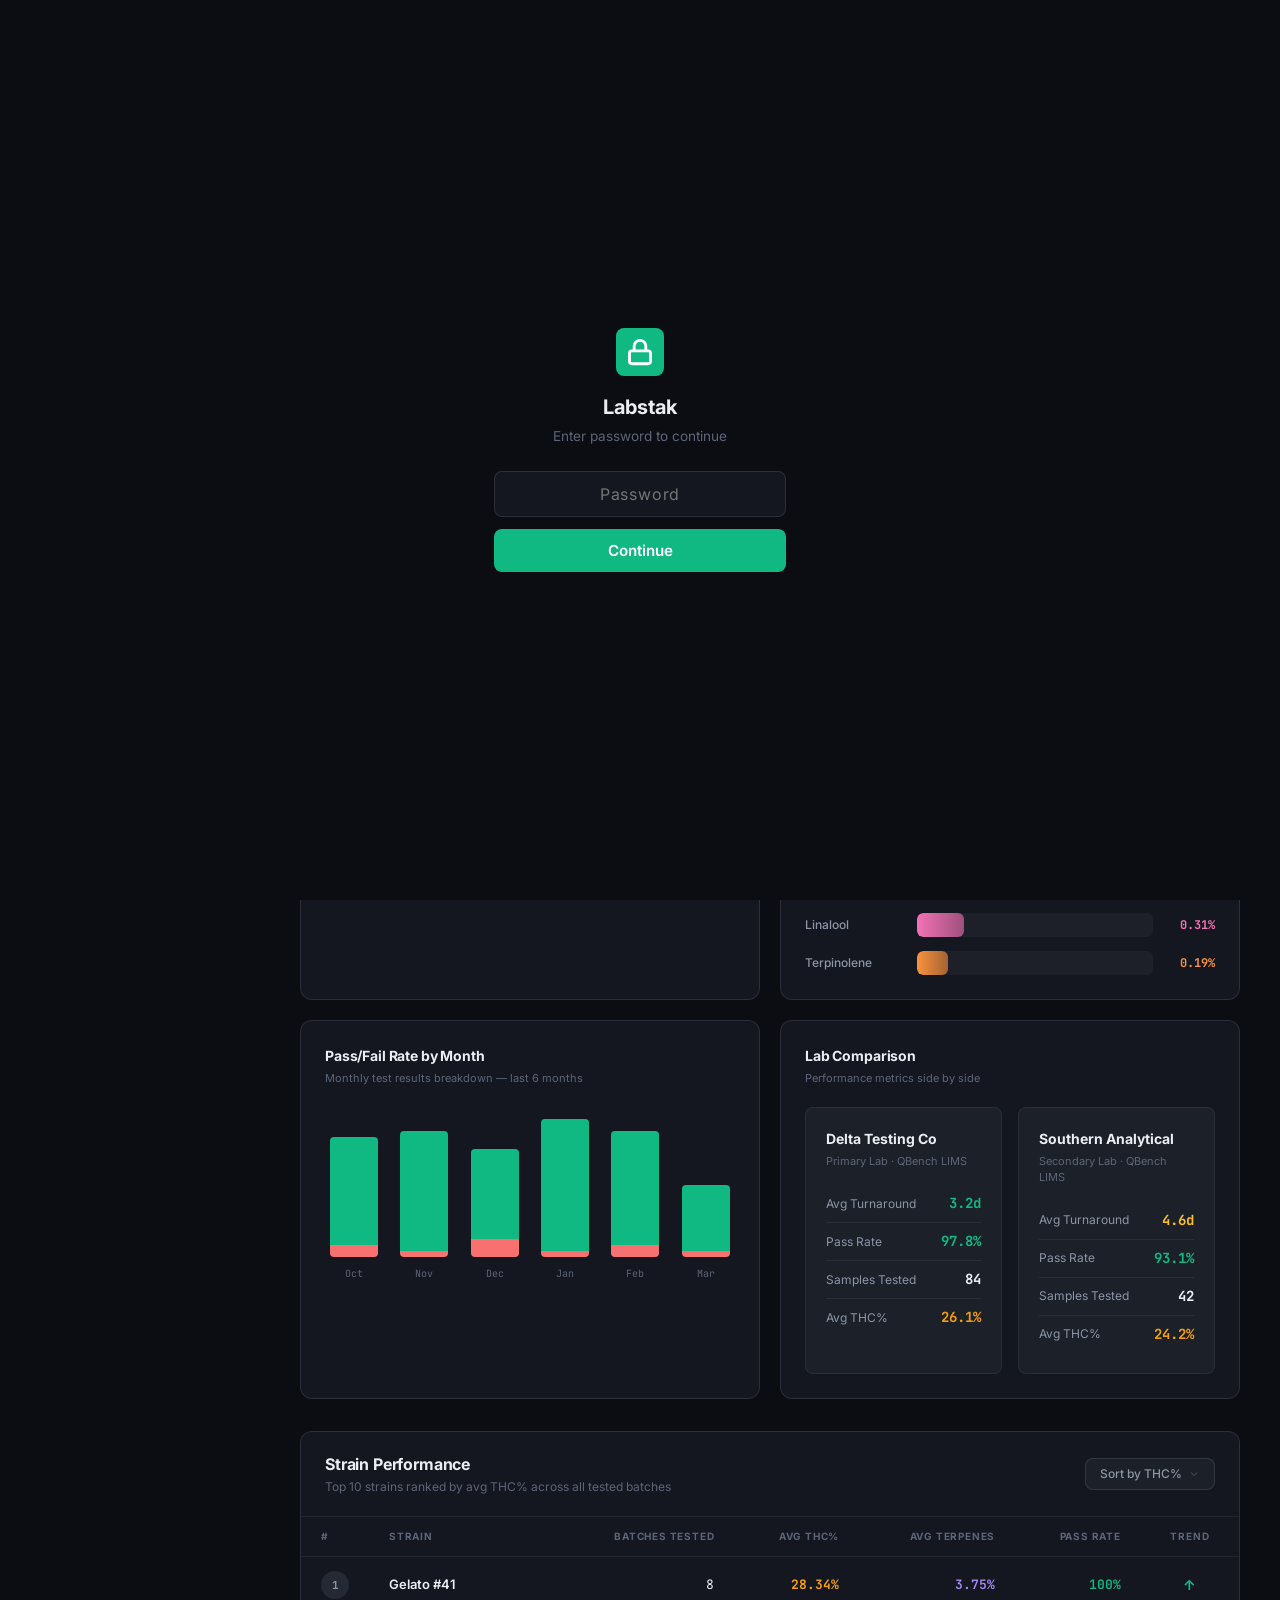
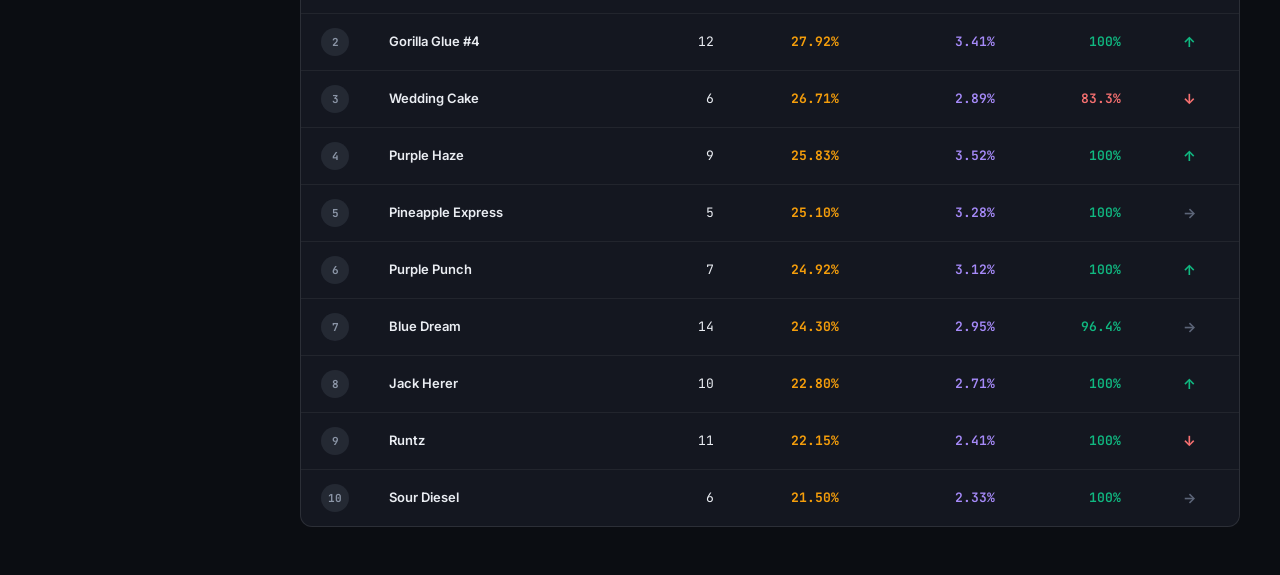
<file: trends.html>
<!DOCTYPE html>
<html lang="en">
<head>
<meta charset="UTF-8">
<meta name="viewport" content="width=device-width, initial-scale=1.0">
<title>Labstak — Trends & Analytics</title>
<link rel="preconnect" href="https://fonts.googleapis.com">
<link rel="preconnect" href="https://fonts.gstatic.com" crossorigin>
<link href="https://fonts.googleapis.com/css2?family=Inter:wght@400;500;600;700;800&family=JetBrains+Mono:wght@400;500;600;700&display=swap" rel="stylesheet">
<link rel="stylesheet" href="shared.css">
<style>
[data-theme="light"] .kpi-card { border: 1px solid rgba(0,0,0,0.12); background: #fff; box-shadow: 0 1px 4px rgba(0,0,0,0.07); }
[data-theme="light"] .chart-card { border: 1px solid rgba(0,0,0,0.12); background: #fff; box-shadow: 0 1px 4px rgba(0,0,0,0.07); }
[data-theme="light"] .strain-table-card { border: 1px solid rgba(0,0,0,0.12); background: #fff; box-shadow: 0 1px 4px rgba(0,0,0,0.07); }
[data-theme="light"] .strain-table tr { border-bottom-color: rgba(0,0,0,0.08); }
[data-theme="light"] .strain-table tbody tr:hover { background: rgba(0,0,0,0.02); }
[data-theme="light"] .lab-compare-card { border: 1px solid rgba(0,0,0,0.12); background: #fff; box-shadow: 0 1px 4px rgba(0,0,0,0.07); }
[data-theme="light"] .range-btn.active { background: var(--accent); color: #fff; }
[data-theme="light"] .theme-toggle .icon-sun { display: block; }
[data-theme="light"] .theme-toggle .icon-moon { display: none; }
   KPI CARDS
   ══════════════════════════════════════════════════════════════ */
.kpi-row {
  display: grid;
  grid-template-columns: repeat(4, 1fr);
  gap: 16px;
  margin-bottom: 24px;
}
.kpi-card {
  background: var(--bg-surface);
  border: 1px solid var(--border-default);
  border-radius: var(--r-lg);
  padding: 20px 24px;
  position: relative;
  overflow: hidden;
}
.kpi-label {
  font-size: 11px; font-weight: 600; color: var(--text-tertiary);
  text-transform: uppercase; letter-spacing: 0.08em;
  margin-bottom: 8px;
}
.kpi-value {
  font-size: 32px; font-weight: 800; letter-spacing: -0.02em;
  font-family: var(--font-mono);
  line-height: 1.1;
}
.kpi-value .unit { font-size: 18px; font-weight: 600; opacity: 0.6; }
.kpi-change {
  display: inline-flex; align-items: center; gap: 4px;
  font-size: 12px; font-weight: 600;
  margin-top: 6px;
}
.kpi-change.up { color: var(--pass); }
.kpi-change.down-good { color: var(--pass); }
.kpi-change.down-bad { color: var(--fail); }
.kpi-change.up-bad { color: var(--fail); }
.kpi-context { font-size: 11px; color: var(--text-tertiary); margin-left: 4px; font-weight: 400; }

/* ══════════════════════════════════════════════════════════════
   DATE RANGE SELECTOR
   ══════════════════════════════════════════════════════════════ */
.range-selector {
  display: flex; gap: 4px; align-items: center;
  border: 1px solid var(--border-default);
  border-radius: var(--r-md);
  padding: 3px;
  background: var(--bg-elevated);
}
.range-btn {
  padding: 5px 12px; border-radius: 6px;
  border: none; background: transparent;
  color: var(--text-tertiary);
  font-family: var(--font-sans); font-size: 11px; font-weight: 600;
  cursor: pointer;
  transition: all var(--dur-fast) var(--ease);
  white-space: nowrap;
}
.range-btn:hover { color: var(--text-secondary); }
.range-btn.active {
  background: var(--accent-subtle);
  color: var(--accent);
  border: 1px solid rgba(16,185,129,0.25);
}

/* ══════════════════════════════════════════════════════════════
   CHARTS
   ══════════════════════════════════════════════════════════════ */
.charts-grid {
  display: grid;
  grid-template-columns: 1fr 1fr;
  gap: 20px;
  margin-bottom: 32px;
}
.chart-card {
  background: var(--bg-surface);
  border: 1px solid var(--border-default);
  border-radius: var(--r-lg);
  padding: 24px;
  overflow: hidden;
}
.chart-card.full-width {
  grid-column: 1 / -1;
}
.chart-title {
  font-size: 14px; font-weight: 700; color: var(--text-primary);
  margin-bottom: 4px; letter-spacing: -0.01em;
}
.chart-subtitle {
  font-size: 11px; color: var(--text-tertiary);
  margin-bottom: 20px;
}
.chart-area {
  position: relative;
  width: 100%;
}

/* SVG Chart Styles */
.chart-svg { width: 100%; overflow: visible; }
.grid-line { stroke: var(--border-subtle); stroke-width: 1; }
.axis-label { font-family: var(--font-mono); font-size: 10px; fill: var(--text-tertiary); }

/* THC Line Chart */
.thc-line { fill: none; stroke: var(--thc); stroke-width: 2.5; stroke-linecap: round; stroke-linejoin: round; }
.thc-area { opacity: 0.15; }
.thc-dot {
  fill: var(--thc); stroke: var(--bg-surface); stroke-width: 2;
  r: 4; opacity: 0;
  transition: all var(--dur-fast) var(--ease);
  cursor: pointer;
}
.thc-dot:hover { opacity: 1; r: 6; }
.thc-tooltip {
  pointer-events: none; opacity: 0;
  transition: opacity var(--dur-fast) var(--ease);
}
.thc-dot:hover + .thc-tooltip { opacity: 1; }

/* Terpene Bars */
.terp-bar-row {
  display: flex; align-items: center; gap: 12px;
  margin-bottom: 14px;
}
.terp-bar-row:last-child { margin-bottom: 0; }
.terp-bar-label {
  width: 100px; font-size: 12px; font-weight: 500; color: var(--text-secondary);
  white-space: nowrap;
}
.terp-bar-track {
  flex: 1; height: 24px; background: rgba(255,255,255,0.04);
  border-radius: 6px; overflow: hidden; position: relative;
}
.terp-bar-fill {
  height: 100%; border-radius: 6px;
  transform-origin: left;
  animation: bar-grow 800ms var(--ease-out) forwards;
  position: relative;
}
@keyframes bar-grow { from { transform: scaleX(0); } to { transform: scaleX(1); } }
.terp-bar-value {
  width: 50px; text-align: right;
  font-size: 12px; font-weight: 700; font-family: var(--font-mono);
  color: var(--text-primary);
}

/* Pass/Fail Bars */
.stacked-bar-container {
  display: flex; align-items: flex-end; gap: 12px;
  height: 180px; padding-bottom: 30px;
  position: relative;
}
.stacked-bar-col {
  flex: 1; display: flex; flex-direction: column;
  justify-content: flex-end; align-items: center;
  height: 100%; position: relative;
}
.stacked-bar-segment {
  width: 100%; max-width: 48px;
  border-radius: 4px 4px 0 0;
  transition: opacity var(--dur-fast) var(--ease);
  cursor: pointer;
  position: relative;
}
.stacked-bar-segment:hover { opacity: 0.8; }
.stacked-bar-segment.fail { border-radius: 0; }
.stacked-bar-segment.pass + .stacked-bar-segment.fail { border-radius: 0 0 4px 4px; }
.bar-month-label {
  position: absolute; bottom: -24px; left: 50%; transform: translateX(-50%);
  font-size: 10px; color: var(--text-tertiary); font-family: var(--font-mono);
  white-space: nowrap;
}
.bar-tooltip {
  position: absolute; top: -8px; left: 50%; transform: translate(-50%, -100%);
  background: var(--bg-float); border: 1px solid var(--border-default);
  border-radius: var(--r-md); padding: 6px 10px;
  font-size: 11px; font-family: var(--font-mono); white-space: nowrap;
  opacity: 0; pointer-events: none;
  transition: opacity var(--dur-fast) var(--ease);
  z-index: 10;
}
.stacked-bar-col:hover .bar-tooltip { opacity: 1; }

/* Lab Comparison */
.lab-compare-container {
  display: grid; grid-template-columns: 1fr 1fr; gap: 16px;
}
.lab-compare-card {
  background: var(--bg-elevated);
  border: 1px solid var(--border-subtle);
  border-radius: var(--r-md);
  padding: 20px;
}
.lab-compare-name {
  font-size: 14px; font-weight: 700; color: var(--text-primary);
  margin-bottom: 4px;
}
.lab-compare-type {
  font-size: 11px; color: var(--text-tertiary); margin-bottom: 16px;
}
.lab-stat-row {
  display: flex; justify-content: space-between; align-items: center;
  padding: 8px 0;
  border-bottom: 1px solid var(--border-subtle);
}
.lab-stat-row:last-child { border-bottom: none; }
.lab-stat-label { font-size: 12px; color: var(--text-secondary); }
.lab-stat-value { font-size: 14px; font-weight: 700; font-family: var(--font-mono); }

/* ══════════════════════════════════════════════════════════════
   STRAIN TABLE
   ══════════════════════════════════════════════════════════════ */
.strain-table-card {
  background: var(--bg-surface);
  border: 1px solid var(--border-default);
  border-radius: var(--r-lg);
  overflow: hidden;
}
.strain-table-header {
  padding: 20px 24px;
  border-bottom: 1px solid var(--border-subtle);
  display: flex; align-items: center; justify-content: space-between;
}
.strain-table-title {
  font-size: 16px; font-weight: 700; letter-spacing: -0.01em;
}
.strain-table-subtitle {
  font-size: 12px; color: var(--text-tertiary); margin-top: 2px;
}
.strain-table {
  width: 100%; border-collapse: collapse;
}
.strain-table th {
  text-align: left; padding: 12px 20px;
  font-size: 10px; font-weight: 700; color: var(--text-tertiary);
  text-transform: uppercase; letter-spacing: 0.08em;
  border-bottom: 1px solid var(--border-subtle);
  background: var(--bg-surface);
}
.strain-table th.r { text-align: right; }
.strain-table th.c { text-align: center; }
.strain-table td {
  padding: 14px 20px; font-size: 13px;
  border-bottom: 1px solid var(--border-subtle);
  vertical-align: middle;
}
.strain-table td.r { text-align: right; }
.strain-table td.c { text-align: center; }
.strain-table tr:last-child td { border-bottom: none; }
.strain-table tbody tr {
  cursor: pointer;
  transition: background var(--dur-fast) var(--ease);
}
.strain-table tbody tr:hover { background: rgba(255,255,255,0.025); }
.strain-rank {
  width: 28px; height: 28px; border-radius: var(--r-full);
  background: var(--bg-overlay); display: flex; align-items: center; justify-content: center;
  font-size: 11px; font-weight: 700; font-family: var(--font-mono); color: var(--text-secondary);
}
.strain-name-cell {
  font-weight: 600; color: var(--text-primary);
}
.trend-arrow { font-weight: 700; font-size: 14px; }
.trend-up { color: var(--pass); }
.trend-down { color: var(--fail); }
.trend-flat { color: var(--text-tertiary); }

/* ══════════════════════════════════════════════════════════════
   ANIMATIONS
   ══════════════════════════════════════════════════════════════ */
@keyframes fade-up {
  from { opacity: 0; transform: translateY(8px); }
  to { opacity: 1; transform: translateY(0); }
}
.anim-in { animation: fade-up var(--dur-slow) var(--ease-out) forwards; }

/* ══════════════════════════════════════════════════════════════
   RESPONSIVE
   ══════════════════════════════════════════════════════════════ */
@media (max-width: 1100px) {
  .charts-grid { grid-template-columns: 1fr; }
  .kpi-row { grid-template-columns: repeat(2, 1fr); }
}
@media (max-width: 900px) {
  .page { padding: 20px; }
  .header { padding: 12px 20px; }
  .kpi-row { grid-template-columns: 1fr; }
  .lab-compare-container { grid-template-columns: 1fr; }
  .range-selector { flex-wrap: wrap; }
}
@media (max-width: 768px) {
  .search-bar { min-width: 140px; }
}
</style>
</head>
<body>
<!-- ═══ MAIN ═══ -->
<main class="main" id="main">
  <div class="header">
    <div class="header-left">
      <span class="header-title">Trends & Analytics</span>
      <div class="sync-indicator">
        <span class="sync-dot"></span>
        <span>Synced 2m ago</span>
      </div>
    </div>

    <div class="range-selector">
      <button class="range-btn" onclick="setRange(this)">30 Days</button>
      <button class="range-btn" onclick="setRange(this)">90 Days</button>
      <button class="range-btn active" onclick="setRange(this)">6 Months</button>
      <button class="range-btn" onclick="setRange(this)">1 Year</button>
      <button class="range-btn" onclick="setRange(this)">All Time</button>
    </div>

    <div id="header-actions"></div>
  </div>

  <div class="page">

    <!-- KPI Cards -->
    <div class="kpi-row anim-in">
      <div class="kpi-card">
        <div class="kpi-label">Avg THC%</div>
        <div class="kpi-value" style="color:var(--thc)">25.4<span class="unit">%</span></div>
        <div class="kpi-change up">↑ 1.2%<span class="kpi-context">vs prior period</span></div>
      </div>
      <div class="kpi-card">
        <div class="kpi-label">Avg Terpenes</div>
        <div class="kpi-value" style="color:var(--terps)">3.1<span class="unit">%</span></div>
        <div class="kpi-change up">↑ 0.3%<span class="kpi-context">vs prior period</span></div>
      </div>
      <div class="kpi-card">
        <div class="kpi-label">Pass Rate</div>
        <div class="kpi-value" style="color:var(--pass)">96.2<span class="unit">%</span></div>
        <div class="kpi-change down-bad">↓ 0.8%<span class="kpi-context">vs prior period</span></div>
      </div>
      <div class="kpi-card">
        <div class="kpi-label">Avg Turnaround</div>
        <div class="kpi-value" style="color:var(--text-primary)">3.8<span class="unit">d</span></div>
        <div class="kpi-change up-bad">↑ 0.2d<span class="kpi-context">slower — worse</span></div>
      </div>
    </div>

    <!-- Charts Grid -->
    <div class="charts-grid">

      <!-- 1. THC% Over Time -->
      <div class="chart-card anim-in">
        <div class="chart-title">THC% Over Time</div>
        <div class="chart-subtitle">Average THC potency trend — last 6 months</div>
        <div class="chart-area">
          <svg class="chart-svg" viewBox="0 0 560 220" preserveAspectRatio="xMidYMid meet">
            <defs>
              <linearGradient id="thcGradient" x1="0" y1="0" x2="0" y2="1">
                <stop offset="0%" stop-color="#F59E0B" stop-opacity="0.30"/>
                <stop offset="100%" stop-color="#F59E0B" stop-opacity="0.02"/>
              </linearGradient>
            </defs>
            <!-- Grid lines -->
            <line x1="50" y1="20" x2="540" y2="20" class="grid-line" stroke-dasharray="4,4"/>
            <line x1="50" y1="60" x2="540" y2="60" class="grid-line" stroke-dasharray="4,4"/>
            <line x1="50" y1="100" x2="540" y2="100" class="grid-line" stroke-dasharray="4,4"/>
            <line x1="50" y1="140" x2="540" y2="140" class="grid-line" stroke-dasharray="4,4"/>
            <line x1="50" y1="180" x2="540" y2="180" class="grid-line"/>
            <!-- Y-axis labels -->
            <text x="42" y="24" class="axis-label" text-anchor="end">30%</text>
            <text x="42" y="64" class="axis-label" text-anchor="end">27%</text>
            <text x="42" y="104" class="axis-label" text-anchor="end">24%</text>
            <text x="42" y="144" class="axis-label" text-anchor="end">21%</text>
            <text x="42" y="184" class="axis-label" text-anchor="end">18%</text>
            <!-- Area fill -->
            <path d="M80,120 L160,100 L240,130 L320,80 L400,70 L480,55 L480,180 L80,180 Z" fill="url(#thcGradient)"/>
            <!-- Line -->
            <polyline points="80,120 160,100 240,130 320,80 400,70 480,55" class="thc-line"/>
            <!-- X-axis labels -->
            <text x="80" y="200" class="axis-label" text-anchor="middle">Oct</text>
            <text x="160" y="200" class="axis-label" text-anchor="middle">Nov</text>
            <text x="240" y="200" class="axis-label" text-anchor="middle">Dec</text>
            <text x="320" y="200" class="axis-label" text-anchor="middle">Jan</text>
            <text x="400" y="200" class="axis-label" text-anchor="middle">Feb</text>
            <text x="480" y="200" class="axis-label" text-anchor="middle">Mar</text>
            <!-- Data points with hover -->
            <circle cx="80" cy="120" class="thc-dot"/><title>Oct: 22.8%</title>
            <circle cx="160" cy="100" class="thc-dot"/><title>Nov: 23.5%</title>
            <circle cx="240" cy="130" class="thc-dot"/><title>Dec: 22.1%</title>
            <circle cx="320" cy="80" class="thc-dot"/><title>Jan: 24.6%</title>
            <circle cx="400" cy="70" class="thc-dot"/><title>Feb: 25.0%</title>
            <circle cx="480" cy="55" class="thc-dot"/><title>Mar: 25.4%</title>
            <!-- Hover circles (always visible on hover) -->
            <g style="pointer-events:none">
              <circle cx="80" cy="120" r="7" fill="transparent" stroke="var(--thc)" stroke-width="1" opacity="0"/>
              <circle cx="480" cy="55" r="7" fill="var(--thc)" opacity="0.3"/>
            </g>
            <!-- Current value annotation -->
            <rect x="460" y="30" width="56" height="22" rx="6" fill="var(--thc)" opacity="0.15"/>
            <text x="488" y="45" text-anchor="middle" style="font-size:11px;font-weight:700;font-family:var(--font-mono);fill:var(--thc)">25.4%</text>
          </svg>
        </div>
      </div>

      <!-- 2. Terpene Profile Distribution -->
      <div class="chart-card anim-in" style="animation-delay:100ms">
        <div class="chart-title">Terpene Profile Distribution</div>
        <div class="chart-subtitle">Top 6 terpenes across all tested samples</div>
        <div style="padding-top:8px">
          <div class="terp-bar-row">
            <div class="terp-bar-label">Myrcene</div>
            <div class="terp-bar-track">
              <div class="terp-bar-fill" style="width:82%;background:linear-gradient(90deg, var(--terp-myrcene), rgba(129,140,248,0.6))"></div>
            </div>
            <div class="terp-bar-value" style="color:var(--terp-myrcene)">1.24%</div>
          </div>
          <div class="terp-bar-row">
            <div class="terp-bar-label">Limonene</div>
            <div class="terp-bar-track">
              <div class="terp-bar-fill" style="width:60%;background:linear-gradient(90deg, var(--terp-limonene), rgba(251,191,36,0.6));animation-delay:80ms"></div>
            </div>
            <div class="terp-bar-value" style="color:var(--terp-limonene)">0.91%</div>
          </div>
          <div class="terp-bar-row">
            <div class="terp-bar-label">Caryophyllene</div>
            <div class="terp-bar-track">
              <div class="terp-bar-fill" style="width:45%;background:linear-gradient(90deg, var(--terp-caryophyllene), rgba(167,139,250,0.6));animation-delay:160ms"></div>
            </div>
            <div class="terp-bar-value" style="color:var(--terp-caryophyllene)">0.68%</div>
          </div>
          <div class="terp-bar-row">
            <div class="terp-bar-label">α-Pinene</div>
            <div class="terp-bar-track">
              <div class="terp-bar-fill" style="width:28%;background:linear-gradient(90deg, var(--terp-pinene), rgba(52,211,153,0.6));animation-delay:240ms"></div>
            </div>
            <div class="terp-bar-value" style="color:var(--terp-pinene)">0.42%</div>
          </div>
          <div class="terp-bar-row">
            <div class="terp-bar-label">Linalool</div>
            <div class="terp-bar-track">
              <div class="terp-bar-fill" style="width:20%;background:linear-gradient(90deg, var(--terp-linalool), rgba(244,114,182,0.6));animation-delay:320ms"></div>
            </div>
            <div class="terp-bar-value" style="color:var(--terp-linalool)">0.31%</div>
          </div>
          <div class="terp-bar-row">
            <div class="terp-bar-label">Terpinolene</div>
            <div class="terp-bar-track">
              <div class="terp-bar-fill" style="width:13%;background:linear-gradient(90deg, var(--terp-terpinolene), rgba(251,146,60,0.6));animation-delay:400ms"></div>
            </div>
            <div class="terp-bar-value" style="color:var(--terp-terpinolene)">0.19%</div>
          </div>
        </div>
      </div>

      <!-- 3. Pass/Fail Rate by Month -->
      <div class="chart-card anim-in" style="animation-delay:200ms">
        <div class="chart-title">Pass/Fail Rate by Month</div>
        <div class="chart-subtitle">Monthly test results breakdown — last 6 months</div>
        <div class="stacked-bar-container">
          <!-- Oct -->
          <div class="stacked-bar-col">
            <div class="stacked-bar-segment pass" style="height:72%;background:var(--pass);border-radius:4px 4px 0 0"></div>
            <div class="stacked-bar-segment fail" style="height:8%;background:var(--fail);border-radius:0 0 4px 4px"></div>
            <span class="bar-month-label">Oct</span>
            <div class="bar-tooltip"><span style="color:var(--pass)">18</span> pass · <span style="color:var(--fail)">2</span> fail</div>
          </div>
          <!-- Nov -->
          <div class="stacked-bar-col">
            <div class="stacked-bar-segment pass" style="height:80%;background:var(--pass);border-radius:4px 4px 0 0"></div>
            <div class="stacked-bar-segment fail" style="height:4%;background:var(--fail);border-radius:0 0 4px 4px"></div>
            <span class="bar-month-label">Nov</span>
            <div class="bar-tooltip"><span style="color:var(--pass)">20</span> pass · <span style="color:var(--fail)">1</span> fail</div>
          </div>
          <!-- Dec -->
          <div class="stacked-bar-col">
            <div class="stacked-bar-segment pass" style="height:60%;background:var(--pass);border-radius:4px 4px 0 0"></div>
            <div class="stacked-bar-segment fail" style="height:12%;background:var(--fail);border-radius:0 0 4px 4px"></div>
            <span class="bar-month-label">Dec</span>
            <div class="bar-tooltip"><span style="color:var(--pass)">15</span> pass · <span style="color:var(--fail)">3</span> fail</div>
          </div>
          <!-- Jan -->
          <div class="stacked-bar-col">
            <div class="stacked-bar-segment pass" style="height:88%;background:var(--pass);border-radius:4px 4px 0 0"></div>
            <div class="stacked-bar-segment fail" style="height:4%;background:var(--fail);border-radius:0 0 4px 4px"></div>
            <span class="bar-month-label">Jan</span>
            <div class="bar-tooltip"><span style="color:var(--pass)">22</span> pass · <span style="color:var(--fail)">1</span> fail</div>
          </div>
          <!-- Feb -->
          <div class="stacked-bar-col">
            <div class="stacked-bar-segment pass" style="height:76%;background:var(--pass);border-radius:4px 4px 0 0"></div>
            <div class="stacked-bar-segment fail" style="height:8%;background:var(--fail);border-radius:0 0 4px 4px"></div>
            <span class="bar-month-label">Feb</span>
            <div class="bar-tooltip"><span style="color:var(--pass)">19</span> pass · <span style="color:var(--fail)">2</span> fail</div>
          </div>
          <!-- Mar -->
          <div class="stacked-bar-col">
            <div class="stacked-bar-segment pass" style="height:44%;background:var(--pass);border-radius:4px 4px 0 0"></div>
            <div class="stacked-bar-segment fail" style="height:4%;background:var(--fail);border-radius:0 0 4px 4px"></div>
            <span class="bar-month-label">Mar</span>
            <div class="bar-tooltip"><span style="color:var(--pass)">11</span> pass · <span style="color:var(--fail)">1</span> fail<span style="color:var(--text-tertiary)"> (in progress)</span></div>
          </div>
        </div>
      </div>

      <!-- 4. Lab Comparison -->
      <div class="chart-card anim-in" style="animation-delay:300ms">
        <div class="chart-title">Lab Comparison</div>
        <div class="chart-subtitle">Performance metrics side by side</div>
        <div class="lab-compare-container">
          <div class="lab-compare-card">
            <div class="lab-compare-name">Delta Testing Co</div>
            <div class="lab-compare-type">Primary Lab · QBench LIMS</div>
            <div class="lab-stat-row">
              <span class="lab-stat-label">Avg Turnaround</span>
              <span class="lab-stat-value" style="color:var(--pass)">3.2d</span>
            </div>
            <div class="lab-stat-row">
              <span class="lab-stat-label">Pass Rate</span>
              <span class="lab-stat-value" style="color:var(--pass)">97.8%</span>
            </div>
            <div class="lab-stat-row">
              <span class="lab-stat-label">Samples Tested</span>
              <span class="lab-stat-value">84</span>
            </div>
            <div class="lab-stat-row">
              <span class="lab-stat-label">Avg THC%</span>
              <span class="lab-stat-value" style="color:var(--thc)">26.1%</span>
            </div>
          </div>
          <div class="lab-compare-card">
            <div class="lab-compare-name">Southern Analytical</div>
            <div class="lab-compare-type">Secondary Lab · QBench LIMS</div>
            <div class="lab-stat-row">
              <span class="lab-stat-label">Avg Turnaround</span>
              <span class="lab-stat-value" style="color:var(--warn)">4.6d</span>
            </div>
            <div class="lab-stat-row">
              <span class="lab-stat-label">Pass Rate</span>
              <span class="lab-stat-value" style="color:var(--pass)">93.1%</span>
            </div>
            <div class="lab-stat-row">
              <span class="lab-stat-label">Samples Tested</span>
              <span class="lab-stat-value">42</span>
            </div>
            <div class="lab-stat-row">
              <span class="lab-stat-label">Avg THC%</span>
              <span class="lab-stat-value" style="color:var(--thc)">24.2%</span>
            </div>
          </div>
        </div>
      </div>
    </div>

    <!-- Strain Performance Table -->
    <div class="strain-table-card anim-in" style="animation-delay:400ms">
      <div class="strain-table-header">
        <div>
          <div class="strain-table-title">Strain Performance</div>
          <div class="strain-table-subtitle">Top 10 strains ranked by avg THC% across all tested batches</div>
        </div>
        <div class="dropdown">
          <span>Sort by THC%</span>
          <svg viewBox="0 0 24 24" fill="none" stroke="currentColor" stroke-width="2"><polyline points="6 9 12 15 18 9"/></svg>
        </div>
      </div>
      <table class="strain-table">
        <thead>
          <tr>
            <th style="width:50px">#</th>
            <th>Strain</th>
            <th class="r">Batches Tested</th>
            <th class="r">Avg THC%</th>
            <th class="r">Avg Terpenes</th>
            <th class="r">Pass Rate</th>
            <th class="c">Trend</th>
          </tr>
        </thead>
        <tbody>
          <tr>
            <td><div class="strain-rank">1</div></td>
            <td class="strain-name-cell">Gelato #41</td>
            <td class="r mono">8</td>
            <td class="r" style="color:var(--thc);font-weight:700;font-family:var(--font-mono)">28.34%</td>
            <td class="r" style="color:var(--terps);font-weight:600;font-family:var(--font-mono)">3.75%</td>
            <td class="r" style="color:var(--pass);font-weight:600;font-family:var(--font-mono)">100%</td>
            <td class="c"><span class="trend-arrow trend-up">↑</span></td>
          </tr>
          <tr>
            <td><div class="strain-rank">2</div></td>
            <td class="strain-name-cell">Gorilla Glue #4</td>
            <td class="r mono">12</td>
            <td class="r" style="color:var(--thc);font-weight:700;font-family:var(--font-mono)">27.92%</td>
            <td class="r" style="color:var(--terps);font-weight:600;font-family:var(--font-mono)">3.41%</td>
            <td class="r" style="color:var(--pass);font-weight:600;font-family:var(--font-mono)">100%</td>
            <td class="c"><span class="trend-arrow trend-up">↑</span></td>
          </tr>
          <tr>
            <td><div class="strain-rank">3</div></td>
            <td class="strain-name-cell">Wedding Cake</td>
            <td class="r mono">6</td>
            <td class="r" style="color:var(--thc);font-weight:700;font-family:var(--font-mono)">26.71%</td>
            <td class="r" style="color:var(--terps);font-weight:600;font-family:var(--font-mono)">2.89%</td>
            <td class="r" style="color:var(--fail);font-weight:600;font-family:var(--font-mono)">83.3%</td>
            <td class="c"><span class="trend-arrow trend-down">↓</span></td>
          </tr>
          <tr>
            <td><div class="strain-rank">4</div></td>
            <td class="strain-name-cell">Purple Haze</td>
            <td class="r mono">9</td>
            <td class="r" style="color:var(--thc);font-weight:700;font-family:var(--font-mono)">25.83%</td>
            <td class="r" style="color:var(--terps);font-weight:600;font-family:var(--font-mono)">3.52%</td>
            <td class="r" style="color:var(--pass);font-weight:600;font-family:var(--font-mono)">100%</td>
            <td class="c"><span class="trend-arrow trend-up">↑</span></td>
          </tr>
          <tr>
            <td><div class="strain-rank">5</div></td>
            <td class="strain-name-cell">Pineapple Express</td>
            <td class="r mono">5</td>
            <td class="r" style="color:var(--thc);font-weight:700;font-family:var(--font-mono)">25.10%</td>
            <td class="r" style="color:var(--terps);font-weight:600;font-family:var(--font-mono)">3.28%</td>
            <td class="r" style="color:var(--pass);font-weight:600;font-family:var(--font-mono)">100%</td>
            <td class="c"><span class="trend-arrow trend-flat">→</span></td>
          </tr>
          <tr>
            <td><div class="strain-rank">6</div></td>
            <td class="strain-name-cell">Purple Punch</td>
            <td class="r mono">7</td>
            <td class="r" style="color:var(--thc);font-weight:700;font-family:var(--font-mono)">24.92%</td>
            <td class="r" style="color:var(--terps);font-weight:600;font-family:var(--font-mono)">3.12%</td>
            <td class="r" style="color:var(--pass);font-weight:600;font-family:var(--font-mono)">100%</td>
            <td class="c"><span class="trend-arrow trend-up">↑</span></td>
          </tr>
          <tr>
            <td><div class="strain-rank">7</div></td>
            <td class="strain-name-cell">Blue Dream</td>
            <td class="r mono">14</td>
            <td class="r" style="color:var(--thc);font-weight:700;font-family:var(--font-mono)">24.30%</td>
            <td class="r" style="color:var(--terps);font-weight:600;font-family:var(--font-mono)">2.95%</td>
            <td class="r" style="color:var(--pass);font-weight:600;font-family:var(--font-mono)">96.4%</td>
            <td class="c"><span class="trend-arrow trend-flat">→</span></td>
          </tr>
          <tr>
            <td><div class="strain-rank">8</div></td>
            <td class="strain-name-cell">Jack Herer</td>
            <td class="r mono">10</td>
            <td class="r" style="color:var(--thc);font-weight:700;font-family:var(--font-mono)">22.80%</td>
            <td class="r" style="color:var(--terps);font-weight:600;font-family:var(--font-mono)">2.71%</td>
            <td class="r" style="color:var(--pass);font-weight:600;font-family:var(--font-mono)">100%</td>
            <td class="c"><span class="trend-arrow trend-up">↑</span></td>
          </tr>
          <tr>
            <td><div class="strain-rank">9</div></td>
            <td class="strain-name-cell">Runtz</td>
            <td class="r mono">11</td>
            <td class="r" style="color:var(--thc);font-weight:700;font-family:var(--font-mono)">22.15%</td>
            <td class="r" style="color:var(--terps);font-weight:600;font-family:var(--font-mono)">2.41%</td>
            <td class="r" style="color:var(--pass);font-weight:600;font-family:var(--font-mono)">100%</td>
            <td class="c"><span class="trend-arrow trend-down">↓</span></td>
          </tr>
          <tr>
            <td><div class="strain-rank">10</div></td>
            <td class="strain-name-cell">Sour Diesel</td>
            <td class="r mono">6</td>
            <td class="r" style="color:var(--thc);font-weight:700;font-family:var(--font-mono)">21.50%</td>
            <td class="r" style="color:var(--terps);font-weight:600;font-family:var(--font-mono)">2.33%</td>
            <td class="r" style="color:var(--pass);font-weight:600;font-family:var(--font-mono)">100%</td>
            <td class="c"><span class="trend-arrow trend-flat">→</span></td>
          </tr>
        </tbody>
      </table>
    </div>

  </div>
</main>

<script>
// Theme

// Sidebar

// Date range selector
function setRange(btn) {
  document.querySelectorAll('.range-btn').forEach(b => b.classList.remove('active'));
  btn.classList.add('active');
}

// Init
document.addEventListener('DOMContentLoaded', function() {
  // Make THC dots always show on hover via CSS
  document.querySelectorAll('.thc-dot').forEach(dot => {
    dot.addEventListener('mouseenter', function() { this.style.opacity = '1'; this.style.r = '6'; });
    dot.addEventListener('mouseleave', function() { this.style.opacity = '0'; this.style.r = '4'; });
  });
});
</script>


<script src="shared.js"></script>
<script>LabstakShared.init({ page: 'trends', title: 'Trends & Analytics' });</script>
</body>
</html>
</file>
<file: shared.css>
/* ══════════════════════════════════════════════════════════════
   LABSTAK SHARED DESIGN SYSTEM
   Extracted from app.html — single source of truth
   ══════════════════════════════════════════════════════════════ */

/* ══════════════════════════════════════════════════════════════
   DESIGN SYSTEM TOKENS
   ══════════════════════════════════════════════════════════════ */
:root {
  --bg-body: #0B0D12;
  --bg-surface: #141720;
  --bg-elevated: #1C2029;
  --bg-overlay: #242933;
  --bg-float: #2D333F;
  --text-primary: #EAEDF2;
  --text-secondary: #8B95A6;
  --text-tertiary: #5C6578;
  --text-disabled: #3D4555;
  --border-subtle: rgba(255,255,255,0.06);
  --border-default: rgba(255,255,255,0.10);
  --border-strong: rgba(255,255,255,0.16);
  --accent: #10B981;
  --accent-hover: #34D399;
  --accent-subtle: rgba(16,185,129,0.10);
  --thc: #F59E0B;
  --thc-subtle: rgba(245,158,11,0.10);
  --terps: #A78BFA;
  --terps-subtle: rgba(167,139,250,0.10);
  --cbd: #60A5FA;
  --cbd-subtle: rgba(96,165,250,0.10);
  --pass: #10B981;
  --pass-bg: rgba(16,185,129,0.10);
  --pass-border: rgba(16,185,129,0.25);
  --fail: #F87171;
  --fail-bg: rgba(248,113,113,0.10);
  --fail-border: rgba(248,113,113,0.25);
  --warn: #FBBF24;
  --warn-bg: rgba(251,191,36,0.10);
  --warn-border: rgba(251,191,36,0.25);
  --info: #60A5FA;
  --info-bg: rgba(96,165,250,0.10);
  --info-border: rgba(96,165,250,0.25);
  --pending-bg: rgba(255,255,255,0.06);
  --terp-myrcene: #818CF8;
  --terp-limonene: #FBBF24;
  --terp-caryophyllene: #A78BFA;
  --terp-pinene: #34D399;
  --terp-terpinolene: #FB923C;
  --terp-linalool: #F472B6;
  --terp-humulene: #38BDF8;
  --terp-ocimene: #FB7185;
  --font-sans: 'Inter', -apple-system, BlinkMacSystemFont, sans-serif;
  --font-mono: 'JetBrains Mono', 'Fira Code', monospace;
  --dur-instant: 80ms;
  --dur-fast: 150ms;
  --dur-base: 250ms;
  --dur-slow: 350ms;
  --dur-emphasis: 500ms;
  --ease: cubic-bezier(0.4, 0, 0.2, 1);
  --ease-out: cubic-bezier(0.16, 1, 0.3, 1);
  --r-sm: 4px;
  --r-md: 8px;
  --r-lg: 12px;
  --r-xl: 16px;
  --r-full: 9999px;
  --sidebar-w: 260px;
  --sidebar-collapsed: 72px;
}

/* ══════════════════════════════════════════════════════════════
   LIGHT THEME
   ══════════════════════════════════════════════════════════════ */
[data-theme="light"] {
  --bg-body: #F5F6F8;
  --bg-surface: #FFFFFF;
  --bg-elevated: #F0F1F4;
  --bg-overlay: #E8E9ED;
  --bg-float: #DDDEE3;
  --text-primary: #1A1D26;
  --text-secondary: #5C6478;
  --text-tertiary: #8B92A5;
  --text-disabled: #B8BDC9;
  --border-subtle: rgba(0,0,0,0.06);
  --border-default: rgba(0,0,0,0.10);
  --border-strong: rgba(0,0,0,0.16);
  --accent-subtle: rgba(16,185,129,0.08);
  --thc-subtle: rgba(245,158,11,0.08);
  --terps-subtle: rgba(167,139,250,0.08);
  --cbd-subtle: rgba(96,165,250,0.08);
  --pass-bg: rgba(16,185,129,0.08);
  --pass-border: rgba(16,185,129,0.20);
  --fail-bg: rgba(248,113,113,0.08);
  --fail-border: rgba(248,113,113,0.20);
  --warn-bg: rgba(251,191,36,0.08);
  --warn-border: rgba(251,191,36,0.20);
  --info-bg: rgba(96,165,250,0.08);
  --info-border: rgba(96,165,250,0.20);
  --pending-bg: rgba(0,0,0,0.04);
}

/* ── Light theme component overrides ── */
[data-theme="light"] .header { background: rgba(245,246,248,0.85); border-bottom: 1px solid rgba(0,0,0,0.10); }
[data-theme="light"] .sidebar { background: #FFFFFF; border-right: 1px solid rgba(0,0,0,0.12); box-shadow: 1px 0 4px rgba(0,0,0,0.04); }
[data-theme="light"] .btn-primary { color: #fff; }
[data-theme="light"] .logo-mark { box-shadow: 0 2px 10px rgba(16,185,129,0.2); }
[data-theme="light"] .nav-item:hover, [data-theme="light"] .lab-item:hover { background: rgba(0,0,0,0.04); }
[data-theme="light"] .sidebar-divider { background: rgba(0,0,0,0.08); }
[data-theme="light"] .bell-dot { border-color: var(--bg-body); }
[data-theme="light"] .search-kbd { background: var(--bg-elevated); }
[data-theme="light"] .filter-btn, [data-theme="light"] .search-bar { border-color: rgba(0,0,0,0.15); background: #fff; }
[data-theme="light"] .btn-secondary { border-color: rgba(0,0,0,0.15); background: #fff; }
[data-theme="light"] .dropdown { border-color: rgba(0,0,0,0.15); background: #fff; }
[data-theme="light"] .view-toggle { border-color: rgba(0,0,0,0.12); background: #fff; }
[data-theme="light"] .view-toggle-btn + .view-toggle-btn { border-left-color: rgba(0,0,0,0.12); }
[data-theme="light"] .view-toggle-btn.active { background: var(--accent); color: #fff; }
[data-theme="light"] .btn-refresh { background: #fff; border-color: rgba(0,0,0,0.12); }
[data-theme="light"] .detail-overlay { background: rgba(0,0,0,0.3); }
[data-theme="light"] .detail-panel { box-shadow: -8px 0 30px rgba(0,0,0,0.12); }
[data-theme="light"] .detail-close { background: #fff; border-color: rgba(0,0,0,0.12); }
[data-theme="light"] .status-tab { border-color: rgba(0,0,0,0.12); background: #fff; }
[data-theme="light"] .status-tab.active { background: var(--accent); color: #fff; }
[data-theme="light"] .packages-search { border-color: rgba(0,0,0,0.15); background: #fff; }
[data-theme="light"] .packages-card { border: 1px solid rgba(0,0,0,0.12); background: #fff; }
[data-theme="light"] .empty-state { background: #fff; border-color: rgba(0,0,0,0.12); }
[data-theme="light"] .potency-block { background: var(--bg-elevated); border-color: rgba(0,0,0,0.08); }
[data-theme="light"] .back-btn { border-color: rgba(0,0,0,0.12); background: #fff; }
[data-theme="light"] .terp-bar-track { background: rgba(0,0,0,0.06); }

/* ── Password gate light theme ── */
[data-theme="light"] #gate { background: #F5F6F8 !important; }
[data-theme="light"] #gate h2 { color: #1A1D26 !important; }
[data-theme="light"] #gate p { color: #8B92A5 !important; }
[data-theme="light"] #gate input { background: #fff !important; color: #1A1D26 !important; border-color: rgba(0,0,0,0.12) !important; }

/* ── Theme toggle ── */
.theme-toggle {
  width: 32px; height: 32px; border-radius: var(--r-md);
  display: flex; align-items: center; justify-content: center;
  border: none; background: transparent; cursor: pointer;
  color: var(--text-secondary);
  transition: background var(--dur-fast) var(--ease);
}
.theme-toggle:hover { background: rgba(128,128,128,0.1); }
.theme-toggle svg { width: 16px; height: 16px; }
.theme-toggle .icon-sun { display: none; }
.theme-toggle .icon-moon { display: block; }
[data-theme="light"] .theme-toggle .icon-sun { display: block; }
[data-theme="light"] .theme-toggle .icon-moon { display: none; }

/* ══════════════════════════════════════════════════════════════
   RESET
   ══════════════════════════════════════════════════════════════ */
*, *::before, *::after { margin: 0; padding: 0; box-sizing: border-box; }
body {
  font-family: var(--font-sans);
  background: var(--bg-body);
  color: var(--text-primary);
  -webkit-font-smoothing: antialiased;
  line-height: 1.5;
  overflow-x: hidden;
}
.mono { font-family: var(--font-mono); font-variant-numeric: tabular-nums; }
a { color: inherit; text-decoration: none; }

/* ══════════════════════════════════════════════════════════════
   SIDEBAR
   ══════════════════════════════════════════════════════════════ */
.sidebar {
  position: fixed; top: 0; left: 0; bottom: 0;
  width: var(--sidebar-w);
  background: var(--bg-surface);
  border-right: 1px solid var(--border-default);
  display: flex; flex-direction: column;
  padding: 24px 0 16px;
  z-index: 100;
  transition: width var(--dur-slow) var(--ease);
  overflow: hidden;
}
.logo {
  padding: 0 20px 20px;
  display: flex; align-items: center; gap: 10px;
  flex-shrink: 0; min-width: 0;
}
.logo-mark {
  width: 34px; height: 34px; min-width: 34px;
  border-radius: 9px;
  background: linear-gradient(135deg, #10B981 0%, #059669 100%);
  display: flex; align-items: center; justify-content: center;
  box-shadow: 0 2px 10px rgba(16,185,129,0.3);
}
.logo-mark svg { width: 18px; height: 18px; fill: white; }
.logo-text {
  font-size: 16px; font-weight: 700; letter-spacing: 0.08em;
  background: linear-gradient(135deg, var(--accent) 0%, var(--accent-hover) 100%);
  -webkit-background-clip: text; -webkit-text-fill-color: transparent;
  white-space: nowrap;
  transition: opacity var(--dur-base) var(--ease);
}
.nav-section { padding: 12px 12px 4px; }
.nav-label {
  font-size: 10px; font-weight: 600; color: var(--text-tertiary);
  text-transform: uppercase; letter-spacing: 0.1em;
  padding: 0 12px 6px;
  white-space: nowrap; overflow: hidden;
  transition: opacity var(--dur-base) var(--ease);
}
.nav-item {
  display: flex; align-items: center; gap: 10px;
  padding: 9px 12px; border-radius: var(--r-md);
  font-size: 14px; font-weight: 500; color: var(--text-secondary);
  cursor: pointer; position: relative;
  transition: all var(--dur-fast) var(--ease);
  white-space: nowrap; overflow: hidden;
  text-decoration: none;
}
.nav-item:hover { background: rgba(255,255,255,0.04); color: var(--text-primary); }
.nav-item.active { background: var(--accent-subtle); color: var(--accent); }
.nav-item.active::before {
  content: ''; position: absolute; left: 0; top: 50%;
  transform: translateY(-50%);
  width: 3px; height: 20px; border-radius: 0 3px 3px 0;
  background: var(--accent);
}
.nav-icon { width: 18px; height: 18px; min-width: 18px; opacity: 0.5; flex-shrink: 0; }
.nav-item.active .nav-icon { opacity: 1; }
.nav-item:hover .nav-icon { opacity: 0.8; }
.nav-text { transition: opacity var(--dur-base) var(--ease); overflow: hidden; }
.nav-badge {
  margin-left: auto; font-size: 10px; font-weight: 700;
  padding: 1px 7px; border-radius: var(--r-full);
  white-space: nowrap;
  transition: opacity var(--dur-base) var(--ease);
}
.nav-badge.green { background: var(--accent-subtle); color: var(--accent); border: 1px solid rgba(16,185,129,0.25); }
.nav-badge.red { background: var(--fail-bg); color: var(--fail); border: 1px solid var(--fail-border); }
.lab-item {
  display: flex; align-items: center; gap: 10px;
  padding: 8px 12px; border-radius: var(--r-md);
  font-size: 13px; font-weight: 500; color: var(--text-secondary);
  cursor: pointer;
  transition: all var(--dur-fast) var(--ease);
  white-space: nowrap; overflow: hidden;
  text-decoration: none;
}
.lab-item:hover { background: rgba(255,255,255,0.04); color: var(--text-primary); }
.lab-item.active { background: var(--accent-subtle); color: var(--accent); }
.lab-dot { width: 8px; height: 8px; min-width: 8px; border-radius: 50%; background: var(--pass); box-shadow: 0 0 4px rgba(16,185,129,0.4); }
.lab-name { transition: opacity var(--dur-base) var(--ease); overflow: hidden; }
.lab-add {
  display: flex; align-items: center; gap: 10px;
  padding: 8px 12px; border-radius: var(--r-md);
  font-size: 12px; color: var(--text-tertiary);
  cursor: pointer; white-space: nowrap; overflow: hidden;
  transition: all var(--dur-fast) var(--ease);
  text-decoration: none;
}
.lab-add:hover { color: var(--text-secondary); background: rgba(255,255,255,0.03); }
.lab-add-icon { width: 18px; height: 18px; min-width: 18px; display: flex; align-items: center; justify-content: center; opacity: 0.4; }
.sidebar-footer { margin-top: auto; flex-shrink: 0; }
.sidebar-divider { height: 1px; background: var(--border-subtle); margin: 8px 20px; }
.collapse-btn {
  display: flex; align-items: center; justify-content: center; gap: 8px;
  margin: 8px 12px 0; padding: 8px; border-radius: var(--r-md);
  border: none; background: transparent;
  color: var(--text-tertiary); cursor: pointer;
  font-family: var(--font-sans); font-size: 12px;
  transition: all var(--dur-fast) var(--ease);
  white-space: nowrap; overflow: hidden;
}
.collapse-btn:hover { background: rgba(255,255,255,0.04); color: var(--text-secondary); }
.collapse-btn svg { width: 16px; height: 16px; min-width: 16px; transition: transform var(--dur-slow) var(--ease); }
.collapse-label { transition: opacity var(--dur-base) var(--ease); }
.user-section { padding: 12px 16px 0; display: flex; align-items: center; gap: 10px; overflow: hidden; }
.user-avatar {
  width: 32px; height: 32px; min-width: 32px; border-radius: var(--r-md);
  background: var(--bg-elevated); border: 1px solid var(--border-default);
  display: flex; align-items: center; justify-content: center;
  font-size: 13px; font-weight: 600; color: var(--text-secondary);
}
.user-info { white-space: nowrap; transition: opacity var(--dur-base) var(--ease); overflow: hidden; }
.user-name { font-size: 13px; font-weight: 600; color: var(--text-primary); }
.user-role { font-size: 11px; color: var(--text-tertiary); }

/* ── Collapsed sidebar ── */
.sidebar.collapsed { width: var(--sidebar-collapsed); }
.sidebar.collapsed .logo-text, .sidebar.collapsed .nav-label,
.sidebar.collapsed .nav-text, .sidebar.collapsed .nav-badge,
.sidebar.collapsed .lab-name, .sidebar.collapsed .lab-add span,
.sidebar.collapsed .collapse-label, .sidebar.collapsed .user-info {
  opacity: 0; width: 0; height: 0; overflow: hidden; pointer-events: none; position: absolute;
}
.sidebar.collapsed .logo { padding: 0 0 12px; justify-content: center; }
.sidebar.collapsed .nav-section { padding: 4px 0; display: flex; flex-direction: column; align-items: center; gap: 2px; }
.sidebar.collapsed .nav-item { justify-content: center; padding: 0; width: 44px; height: 44px; border-radius: var(--r-md); gap: 0; margin: 0 auto; }
.sidebar.collapsed .nav-icon { width: 20px; height: 20px; min-width: 20px; }
.sidebar.collapsed .nav-item.active::before { display: none; }
.sidebar.collapsed .nav-item.active { background: var(--accent-subtle); }
.sidebar.collapsed .lab-item { display: none; }
.sidebar.collapsed .lab-add { display: none; }
.sidebar.collapsed .nav-section:last-of-type .nav-label { display: none; }
.sidebar.collapsed .sidebar-footer { margin-top: auto; display: flex; flex-direction: column; align-items: center; }
.sidebar.collapsed .user-section { justify-content: center; padding: 8px 0 4px; }
.sidebar.collapsed .user-avatar { margin: 0; }
.sidebar.collapsed .collapse-btn { justify-content: center; width: 44px; height: 44px; margin: 2px auto; padding: 0; }
.sidebar.collapsed .collapse-btn svg { transform: rotate(180deg); }
.sidebar.collapsed .sidebar-divider { margin: 6px 14px; }

/* ══════════════════════════════════════════════════════════════
   MAIN + HEADER
   ══════════════════════════════════════════════════════════════ */
.main {
  margin-left: var(--sidebar-w);
  padding: 0; min-height: 100vh;
  transition: margin-left var(--dur-slow) var(--ease);
}
.main.shifted { margin-left: var(--sidebar-collapsed); }
.header {
  position: sticky; top: 0; z-index: 50;
  display: flex; align-items: center; gap: 16px;
  padding: 16px 40px;
  background: rgba(11,13,18,0.8);
  backdrop-filter: blur(16px) saturate(180%);
  -webkit-backdrop-filter: blur(16px) saturate(180%);
  border-bottom: 1px solid var(--border-subtle);
  flex-shrink: 0;
}
.header-title { font-size: 20px; font-weight: 700; letter-spacing: -0.02em; }
.header-left { display: flex; align-items: center; gap: 12px; margin-right: auto; }
.header-right { display: flex; align-items: center; gap: 12px; }
.header-filters { display: flex; gap: 8px; align-items: center; }
.header-context { display: none; }
.header-context.active { display: flex; gap: 8px; align-items: center; }
.sync-indicator { display: flex; align-items: center; gap: 6px; font-size: 11px; color: var(--text-tertiary); }
.sync-dot { width: 6px; height: 6px; border-radius: 50%; background: var(--pass); box-shadow: 0 0 4px var(--pass); }
.page { padding: 28px 40px 48px; flex: 1; display: flex; flex-direction: column; }

/* ── Header components (injected by shared.js) ── */
.search-bar {
  display: flex; align-items: center; gap: 8px;
  padding: 6px 14px; border-radius: var(--r-md);
  background: var(--bg-elevated); border: 1px solid var(--border-default);
  font-size: 12px; color: var(--text-tertiary); cursor: pointer; min-width: 200px;
  transition: border-color var(--dur-fast) var(--ease);
}
.search-bar:hover { border-color: var(--border-strong); }
.search-bar svg { width: 13px; height: 13px; opacity: 0.4; flex-shrink: 0; }
.search-text { flex: 1; }
.search-kbd { font-size: 10px; font-family: var(--font-mono); padding: 2px 5px; border-radius: 3px; background: var(--bg-body); border: 1px solid var(--border-default); color: var(--text-tertiary); }
.header-bell {
  position: relative; cursor: pointer;
  width: 32px; height: 32px; border-radius: var(--r-md);
  display: flex; align-items: center; justify-content: center;
  transition: background var(--dur-fast) var(--ease);
}
.header-bell:hover { background: rgba(255,255,255,0.04); }
.header-bell svg { width: 16px; height: 16px; color: var(--text-secondary); }
.bell-dot { position: absolute; top: 5px; right: 5px; width: 7px; height: 7px; border-radius: 50%; background: var(--fail); border: 2px solid var(--bg-body); }

/* ══════════════════════════════════════════════════════════════
   SHARED BUTTONS
   ══════════════════════════════════════════════════════════════ */
.btn {
  font-family: var(--font-sans);
  padding: 8px 16px; border-radius: var(--r-md);
  font-size: 12px; font-weight: 600; cursor: pointer;
  border: none; display: inline-flex; align-items: center; gap: 6px;
  transition: all var(--dur-fast) var(--ease);
  text-decoration: none;
}
.btn:active { transform: scale(0.97); }
.btn-primary { background: var(--accent); color: #022C22; }
.btn-primary:hover { background: var(--accent-hover); }
.btn-secondary { background: var(--bg-elevated); color: var(--text-primary); border: 1px solid var(--border-default); }
.btn-secondary:hover { background: var(--bg-overlay); border-color: var(--border-strong); }
.btn-ghost { background: transparent; color: var(--text-secondary); }
.btn-ghost:hover { background: rgba(255,255,255,0.04); color: var(--text-primary); }
.btn svg { width: 13px; height: 13px; }

/* ══════════════════════════════════════════════════════════════
   SHARED BADGES
   ══════════════════════════════════════════════════════════════ */
.badge {
  display: inline-flex; align-items: center; gap: 4px;
  padding: 3px 10px; border-radius: var(--r-full);
  font-size: 10px; font-weight: 600; letter-spacing: 0.04em;
  text-transform: uppercase; white-space: nowrap;
}
.badge-pass { background: var(--pass-bg); color: var(--pass); border: 1px solid var(--pass-border); }
.badge-fail { background: var(--fail-bg); color: var(--fail); border: 1px solid var(--fail-border); }
.badge-testing { background: var(--warn-bg); color: var(--warn); border: 1px solid var(--warn-border); }
.badge-warn { background: var(--warn-bg); color: var(--warn); border: 1px solid var(--warn-border); }
.badge-pending { background: var(--pending-bg); color: var(--text-secondary); border: 1px solid var(--border-default); }
.badge-info { background: var(--info-bg); color: var(--info); border: 1px solid var(--info-border); }
.badge-gray { background: var(--pending-bg); color: var(--text-secondary); border: 1px solid var(--border-default); }
.badge-terps { background: var(--terps-subtle); color: var(--terps); border: 1px solid rgba(167,139,250,0.25); }
.badge-new {
  background: var(--accent-subtle); color: var(--accent);
  border: 1px solid rgba(16,185,129,0.25);
  animation: pulse-glow 2s ease-in-out infinite;
}
@keyframes pulse-glow {
  0%, 100% { box-shadow: 0 0 0 0 rgba(16,185,129,0.2); }
  50% { box-shadow: 0 0 0 4px rgba(16,185,129,0); }
}
.badge-highlight {
  display: inline-flex; align-items: center; gap: 4px;
  padding: 4px 12px; border-radius: var(--r-full);
  font-size: 11px; font-weight: 600;
  background: linear-gradient(135deg, rgba(245,158,11,0.15) 0%, rgba(245,158,11,0.08) 100%);
  border: 1px solid rgba(245,158,11,0.3);
  color: var(--thc);
}
[data-theme="light"] .badge-highlight {
  background: linear-gradient(135deg, rgba(245,158,11,0.10) 0%, rgba(245,158,11,0.05) 100%);
  border-color: rgba(245,158,11,0.20);
}

/* ══════════════════════════════════════════════════════════════
   SHARED VALUE STYLES
   ══════════════════════════════════════════════════════════════ */
.val-thc { color: var(--thc); font-weight: 600; font-family: var(--font-mono); font-size: 13px; }
.val-cbd { color: var(--cbd); font-weight: 600; font-family: var(--font-mono); font-size: 13px; }
.val-terps { color: var(--terps); font-weight: 600; font-family: var(--font-mono); font-size: 13px; }
.val-na { color: var(--text-disabled); font-family: var(--font-mono); }

/* ══════════════════════════════════════════════════════════════
   SHARED FORM CONTROLS
   ══════════════════════════════════════════════════════════════ */
.filter-btn {
  font-family: var(--font-sans);
  padding: 6px 14px; border-radius: var(--r-md);
  border: 1px solid var(--border-default);
  background: var(--bg-elevated); color: var(--text-secondary);
  font-size: 12px; font-weight: 500; cursor: pointer;
  display: flex; align-items: center; gap: 5px;
  transition: all var(--dur-fast) var(--ease);
}
.filter-btn:hover { border-color: var(--border-strong); color: var(--text-primary); }
.filter-btn svg { width: 12px; height: 12px; opacity: 0.5; }
.dropdown {
  position: relative; font-family: var(--font-sans);
  padding: 6px 14px; border-radius: var(--r-md);
  border: 1px solid var(--border-default);
  background: var(--bg-elevated); color: var(--text-secondary);
  font-size: 12px; font-weight: 500; cursor: pointer;
  display: flex; align-items: center; gap: 6px;
  transition: all var(--dur-fast) var(--ease); white-space: nowrap;
}
.dropdown:hover { border-color: var(--border-strong); color: var(--text-primary); }
.dropdown svg { width: 12px; height: 12px; opacity: 0.5; }

/* View Toggle */
.view-toggle { display: flex; border-radius: var(--r-md); overflow: hidden; border: 1px solid var(--border-default); background: var(--bg-elevated); }
.view-toggle-btn {
  padding: 7px 12px; border: none; background: transparent;
  color: var(--text-tertiary); cursor: pointer;
  display: flex; align-items: center; justify-content: center; gap: 6px;
  transition: all var(--dur-fast) var(--ease); font-family: var(--font-sans);
  font-size: 12px; font-weight: 500;
}
.view-toggle-btn:hover { color: var(--text-secondary); }
.view-toggle-btn.active { background: var(--accent); color: #022C22; }
.view-toggle-btn svg { width: 16px; height: 16px; }
.view-toggle-btn + .view-toggle-btn { border-left: 1px solid var(--border-default); }

/* Refresh button */
.btn-refresh {
  font-family: var(--font-sans);
  padding: 7px 14px; border-radius: var(--r-md);
  border: 1px solid var(--border-default);
  background: var(--bg-elevated); color: var(--text-secondary);
  font-size: 12px; font-weight: 500; cursor: pointer;
  display: flex; align-items: center; gap: 6px;
  transition: all var(--dur-fast) var(--ease); white-space: nowrap;
}
.btn-refresh:hover { border-color: var(--border-strong); color: var(--text-primary); }
.btn-refresh svg { width: 14px; height: 14px; transition: transform 0.6s var(--ease); }
.btn-refresh.syncing svg { animation: spin 0.8s linear infinite; }
.btn-refresh.syncing { color: var(--accent); border-color: var(--accent); pointer-events: none; }
@keyframes spin { to { transform: rotate(360deg); } }

/* Back button */
.back-btn {
  display: inline-flex; align-items: center; gap: 6px;
  padding: 6px 12px; border-radius: var(--r-md);
  border: 1px solid var(--border-default);
  background: var(--bg-elevated); color: var(--text-secondary);
  font-size: 13px; font-weight: 500; cursor: pointer;
  font-family: var(--font-sans);
  transition: all var(--dur-fast) var(--ease);
  text-decoration: none;
}
.back-btn:hover { border-color: var(--border-strong); color: var(--text-primary); }
.back-btn svg { width: 14px; height: 14px; }

/* ══════════════════════════════════════════════════════════════
   DETAIL PANEL (shared base)
   ══════════════════════════════════════════════════════════════ */
.detail-overlay {
  position: fixed; inset: 0; z-index: 200;
  background: rgba(0,0,0,0.5); backdrop-filter: blur(4px);
  opacity: 0; pointer-events: none;
  transition: opacity var(--dur-base) var(--ease);
}
.detail-overlay.open { opacity: 1; pointer-events: auto; }
.detail-panel {
  position: fixed; top: 0; right: 0; bottom: 0; z-index: 201;
  width: min(520px, 90vw);
  background: var(--bg-surface); border-left: 1px solid var(--border-default);
  box-shadow: -8px 0 30px rgba(0,0,0,0.3);
  transform: translateX(100%);
  transition: transform var(--dur-slow) var(--ease-out);
  display: flex; flex-direction: column; overflow-y: auto;
}
.detail-panel.open { transform: translateX(0); }
.detail-header {
  display: flex; align-items: center; justify-content: space-between;
  padding: 20px 24px; border-bottom: 1px solid var(--border-subtle);
  position: sticky; top: 0; z-index: 1; background: var(--bg-surface);
}
.detail-header-left { display: flex; flex-direction: column; gap: 4px; }
.detail-title { font-size: 18px; font-weight: 700; color: var(--text-primary); letter-spacing: -0.01em; }
.detail-subtitle { font-size: 13px; color: var(--text-secondary); }
.detail-close {
  width: 36px; height: 36px; border-radius: var(--r-md);
  border: 1px solid var(--border-default); background: var(--bg-elevated);
  color: var(--text-secondary); cursor: pointer;
  display: flex; align-items: center; justify-content: center;
  transition: all var(--dur-fast) var(--ease); flex-shrink: 0;
}
.detail-close:hover { border-color: var(--border-strong); color: var(--text-primary); background: var(--bg-overlay); }
.detail-close svg { width: 16px; height: 16px; }
.detail-body { padding: 24px; flex: 1; }
.detail-section { margin-bottom: 24px; }
.detail-section-title { font-size: 11px; font-weight: 600; color: var(--text-tertiary); text-transform: uppercase; letter-spacing: 0.08em; margin-bottom: 12px; }
.detail-grid { display: grid; grid-template-columns: 1fr 1fr; gap: 16px; }
.detail-field { display: flex; flex-direction: column; gap: 2px; }
.detail-field.full { grid-column: 1 / -1; }
.detail-label { font-size: 11px; color: var(--text-tertiary); font-weight: 500; }
.detail-value { font-size: 14px; font-weight: 500; color: var(--text-primary); }
.detail-value.mono { font-family: var(--font-mono); font-size: 13px; }
.detail-actions {
  display: flex; gap: 8px; padding: 20px 24px;
  border-top: 1px solid var(--border-subtle);
  position: sticky; bottom: 0; background: var(--bg-surface);
}
.detail-actions .btn { flex: 1; justify-content: center; padding: 10px; font-size: 13px; }
.potency-block {
  display: flex; gap: 24px; padding: 16px;
  background: var(--bg-elevated); border-radius: var(--r-md);
  border: 1px solid var(--border-subtle);
}
.potency-item { display: flex; flex-direction: column; gap: 2px; }
.potency-label { font-size: 10px; font-weight: 600; color: var(--text-tertiary); text-transform: uppercase; letter-spacing: 0.08em; }
.potency-value { font-size: 24px; font-weight: 700; font-family: var(--font-mono); }
.potency-value.thc { color: var(--thc); }
.potency-value.cbd { color: var(--cbd); }
.potency-value.na { color: var(--text-disabled); font-size: 18px; }

/* ══════════════════════════════════════════════════════════════
   ANIMATIONS
   ══════════════════════════════════════════════════════════════ */
@keyframes fade-up { from { opacity: 0; transform: translateY(8px); } to { opacity: 1; transform: translateY(0); } }
.anim-in { animation: fade-up var(--dur-slow) var(--ease-out) forwards; }

/* ══════════════════════════════════════════════════════════════
   RESPONSIVE
   ══════════════════════════════════════════════════════════════ */
@media (max-width: 900px) {
  .page { padding: 20px; }
  .header { padding: 12px 20px; }
  .search-bar { min-width: 140px; }
}
</file>
